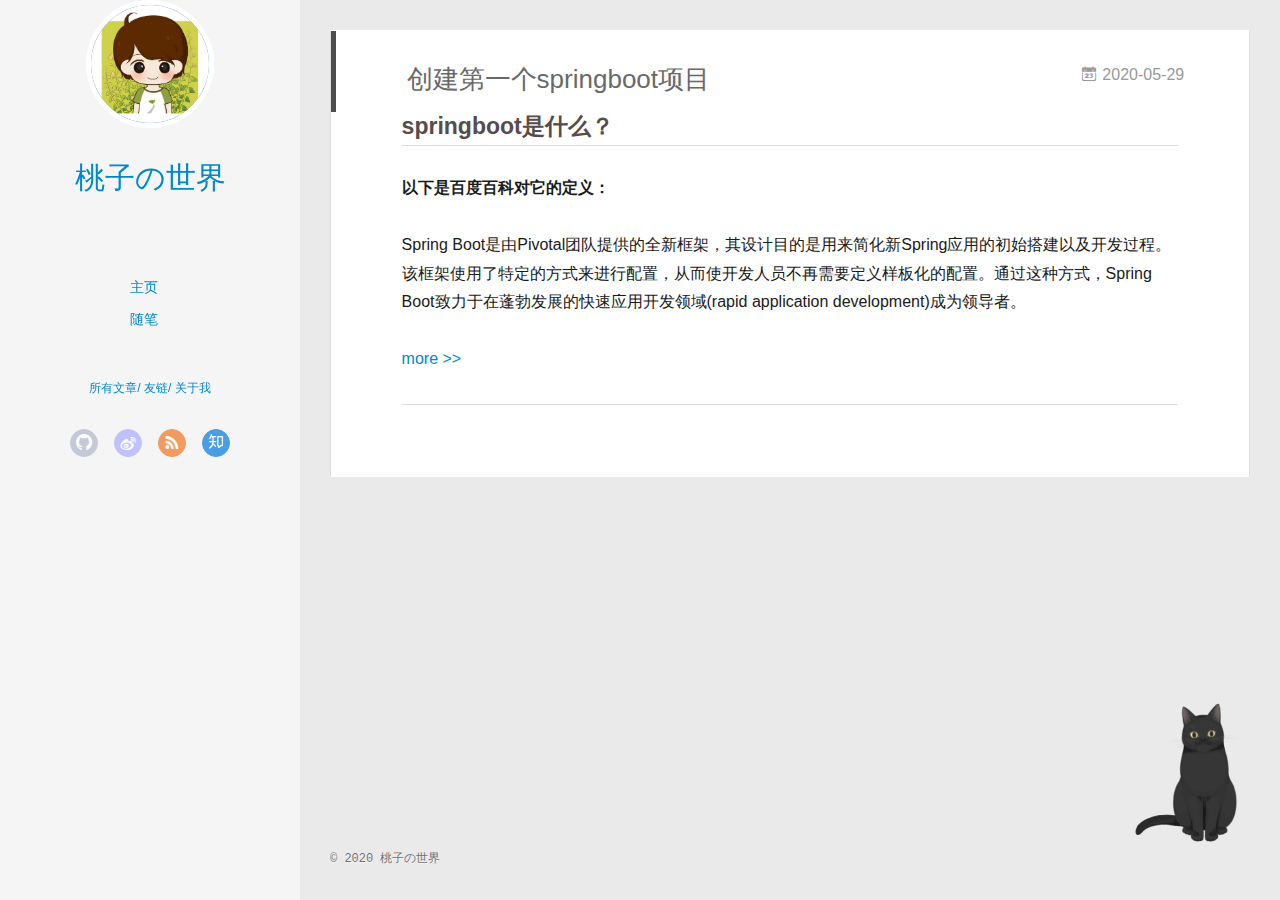
<file: index.html>
<!DOCTYPE html>
<html>
<head>
  <meta charset="utf-8">
  
  <meta name="renderer" content="webkit">
  <meta http-equiv="X-UA-Compatible" content="IE=edge" >
  <link rel="dns-prefetch" href="http://yoursite.com">
  <title>taoboxiang998</title>
  <meta name="viewport" content="width=device-width, initial-scale=1, maximum-scale=1">
  <meta name="description" content="路很长要慢慢走，也许只是一个人">
<meta property="og:type" content="website">
<meta property="og:title" content="taoboxiang998">
<meta property="og:url" content="http://yoursite.com/index.html">
<meta property="og:site_name" content="taoboxiang998">
<meta property="og:description" content="路很长要慢慢走，也许只是一个人">
<meta property="og:locale" content="en_US">
<meta property="article:author" content="桃子の世界">
<meta name="twitter:card" content="summary">
  
    <link rel="alternative" href="/atom.xml" title="taoboxiang998" type="application/atom+xml">
  
  
    <link rel="icon" href="/img/favicon.png">
  
  <link rel="stylesheet" type="text/css" href="/./main.0cf68a.css">
  <style type="text/css">
  
    #container.show {
      background: linear-gradient(200deg,#a0cfe4,#e8c37e);
    }
  </style>
  

  

<meta name="generator" content="Hexo 4.2.1"></head>

<body>
  <div id="container" q-class="show:isCtnShow">
    <canvas id="anm-canvas" class="anm-canvas"></canvas>
    <div class="left-col" q-class="show:isShow">
      
<!--<div class="overlay" style="background: #4d4d4d"></div>-->
<div class="overlay">
	<header id="header" class="inner">
		<a href="/" class="profilepic">
			<img src="/img/timg.jpg" class="js-avatar">
		</a>
		<hgroup>
		  <h1 class="header-author"><a href="/">桃子の世界</a></h1>
		</hgroup>
		

		<nav class="header-menu">
			<ul>
			
				<li><a href="/">主页</a></li>
	        
				<li><a href="/tags/%E9%9A%8F%E7%AC%94/">随笔</a></li>
	        
			</ul>
		</nav>
		<nav class="header-smart-menu">
    		
    			
    			<a q-on="click: openSlider(e, 'innerArchive')" href="javascript:void(0)">所有文章</a>
    			
            
    			
    			<a q-on="click: openSlider(e, 'friends')" href="javascript:void(0)">友链</a>
    			
            
    			
    			<a q-on="click: openSlider(e, 'aboutme')" href="javascript:void(0)">关于我</a>
    			
            
		</nav>
		<nav class="header-nav">
			<div class="social">
				
					<a class="github" target="_blank" href="https://github.com/tbx998study" title="github"><i class="icon-github"></i></a>
		        
					<a class="weibo" target="_blank" href="https://weibo.com/u/6048652102/home?wvr=5&sudaref=graph.qq.com" title="weibo"><i class="icon-weibo"></i></a>
		        
					<a class="rss" target="_blank" href="#" title="rss"><i class="icon-rss"></i></a>
		        
					<a class="zhihu" target="_blank" href="#" title="zhihu"><i class="icon-zhihu"></i></a>
		        
			</div>
		</nav>
	</header>		
</div>

    </div>
    <div class="mid-col" q-class="show:isShow,hide:isShow|isFalse">
      
<nav id="mobile-nav">
  	<div class="overlay js-overlay" style="background: #4d4d4d"></div>
	<div class="btnctn js-mobile-btnctn">
  		<div class="slider-trigger list" q-on="click: openSlider(e)"><i class="icon icon-sort"></i></div>
	</div>
	<div class="intrude-less">
		<header id="header" class="inner">
			<div class="profilepic">
				<img src="/img/timg.jpg" class="js-avatar">
			</div>
			<hgroup>
			  <h1 class="header-author js-header-author">桃子の世界</h1>
			</hgroup>
			
			
			
				
			
				
			
			
			
			<nav class="header-nav">
				<div class="social">
					
						<a class="github" target="_blank" href="https://github.com/tbx998study" title="github"><i class="icon-github"></i></a>
			        
						<a class="weibo" target="_blank" href="https://weibo.com/u/6048652102/home?wvr=5&sudaref=graph.qq.com" title="weibo"><i class="icon-weibo"></i></a>
			        
						<a class="rss" target="_blank" href="#" title="rss"><i class="icon-rss"></i></a>
			        
						<a class="zhihu" target="_blank" href="#" title="zhihu"><i class="icon-zhihu"></i></a>
			        
				</div>
			</nav>

			<nav class="header-menu js-header-menu">
				<ul style="width: 50%">
				
				
					<li style="width: 50%"><a href="/">主页</a></li>
		        
					<li style="width: 50%"><a href="/tags/%E9%9A%8F%E7%AC%94/">随笔</a></li>
		        
				</ul>
			</nav>
		</header>				
	</div>
	<div class="mobile-mask" style="display:none" q-show="isShow"></div>
</nav>

      <div id="wrapper" class="body-wrap">
        <div class="menu-l">
          <div class="canvas-wrap">
            <canvas data-colors="#eaeaea" data-sectionHeight="100" data-contentId="js-content" id="myCanvas1" class="anm-canvas"></canvas>
          </div>
          <div id="js-content" class="content-ll">
            
  
    <article id="post-创建第一个springboot项目" class="article article-type-post  article-index" itemscope itemprop="blogPost">
  <div class="article-inner">
    
      <header class="article-header">
        
  
    <h1 itemprop="name">
      <a class="article-title" href="/2020/05/29/%E5%88%9B%E5%BB%BA%E7%AC%AC%E4%B8%80%E4%B8%AAspringboot%E9%A1%B9%E7%9B%AE/">创建第一个springboot项目</a>
    </h1>
  

        
        <a href="/2020/05/29/%E5%88%9B%E5%BB%BA%E7%AC%AC%E4%B8%80%E4%B8%AAspringboot%E9%A1%B9%E7%9B%AE/" class="archive-article-date">
  	<time datetime="2020-05-29T13:24:28.000Z" itemprop="datePublished"><i class="icon-calendar icon"></i>2020-05-29</time>
</a>
        
      </header>
    
    <div class="article-entry" itemprop="articleBody">
      
        <h2 id="springboot是什么？"><a href="#springboot是什么？" class="headerlink" title="springboot是什么？"></a>springboot是什么？</h2><p><strong>以下是百度百科对它的定义：</strong></p>
<p>Spring Boot是由Pivotal团队提供的全新框架，其设计目的是用来简化新Spring应用的初始搭建以及开发过程。该框架使用了特定的方式来进行配置，从而使开发人员不再需要定义样板化的配置。通过这种方式，Spring Boot致力于在蓬勃发展的快速应用开发领域(rapid application development)成为领导者。</p>
        
          <a class="article-more-a" href="/2020/05/29/%E5%88%9B%E5%BB%BA%E7%AC%AC%E4%B8%80%E4%B8%AAspringboot%E9%A1%B9%E7%9B%AE/#more">more >></a>
        
      

      
    </div>
    <div class="article-info article-info-index">
      
      
      

      

      
      <div class="clearfix"></div>
    </div>
  </div>
</article>

<aside class="wrap-side-operation">
    <div class="mod-side-operation">
        
        <div class="jump-container" id="js-jump-container" style="display:none;">
            <a href="javascript:void(0)" class="mod-side-operation__jump-to-top">
                <i class="icon-font icon-back"></i>
            </a>
            <div id="js-jump-plan-container" class="jump-plan-container" style="top: -11px;">
                <i class="icon-font icon-plane jump-plane"></i>
            </div>
        </div>
        
        
    </div>
</aside>




  
  


          </div>
        </div>
      </div>
      <footer id="footer">
  <div class="outer">
    <div id="footer-info">
    	<div class="footer-left">
    		&copy; 2020 桃子の世界
    	</div>
      	<div class="footer-right">
			
      	</div>
    </div>
  </div>
</footer>
    </div>
    <script>
	var yiliaConfig = {
		mathjax: false,
		isHome: true,
		isPost: false,
		isArchive: false,
		isTag: false,
		isCategory: false,
		open_in_new: false,
		toc_hide_index: true,
		root: "/",
		innerArchive: true,
		showTags: false
	}
</script>

<script>!function(t){function n(e){if(r[e])return r[e].exports;var i=r[e]={exports:{},id:e,loaded:!1};return t[e].call(i.exports,i,i.exports,n),i.loaded=!0,i.exports}var r={};n.m=t,n.c=r,n.p="./",n(0)}([function(t,n,r){r(195),t.exports=r(191)},function(t,n,r){var e=r(3),i=r(52),o=r(27),u=r(28),c=r(53),f="prototype",a=function(t,n,r){var s,l,h,v,p=t&a.F,d=t&a.G,y=t&a.S,g=t&a.P,b=t&a.B,m=d?e:y?e[n]||(e[n]={}):(e[n]||{})[f],x=d?i:i[n]||(i[n]={}),w=x[f]||(x[f]={});d&&(r=n);for(s in r)l=!p&&m&&void 0!==m[s],h=(l?m:r)[s],v=b&&l?c(h,e):g&&"function"==typeof h?c(Function.call,h):h,m&&u(m,s,h,t&a.U),x[s]!=h&&o(x,s,v),g&&w[s]!=h&&(w[s]=h)};e.core=i,a.F=1,a.G=2,a.S=4,a.P=8,a.B=16,a.W=32,a.U=64,a.R=128,t.exports=a},function(t,n,r){var e=r(6);t.exports=function(t){if(!e(t))throw TypeError(t+" is not an object!");return t}},function(t,n){var r=t.exports="undefined"!=typeof window&&window.Math==Math?window:"undefined"!=typeof self&&self.Math==Math?self:Function("return this")();"number"==typeof __g&&(__g=r)},function(t,n){t.exports=function(t){try{return!!t()}catch(t){return!0}}},function(t,n){var r=t.exports="undefined"!=typeof window&&window.Math==Math?window:"undefined"!=typeof self&&self.Math==Math?self:Function("return this")();"number"==typeof __g&&(__g=r)},function(t,n){t.exports=function(t){return"object"==typeof t?null!==t:"function"==typeof t}},function(t,n,r){var e=r(126)("wks"),i=r(76),o=r(3).Symbol,u="function"==typeof o;(t.exports=function(t){return e[t]||(e[t]=u&&o[t]||(u?o:i)("Symbol."+t))}).store=e},function(t,n){var r={}.hasOwnProperty;t.exports=function(t,n){return r.call(t,n)}},function(t,n,r){var e=r(94),i=r(33);t.exports=function(t){return e(i(t))}},function(t,n,r){t.exports=!r(4)(function(){return 7!=Object.defineProperty({},"a",{get:function(){return 7}}).a})},function(t,n,r){var e=r(2),i=r(167),o=r(50),u=Object.defineProperty;n.f=r(10)?Object.defineProperty:function(t,n,r){if(e(t),n=o(n,!0),e(r),i)try{return u(t,n,r)}catch(t){}if("get"in r||"set"in r)throw TypeError("Accessors not supported!");return"value"in r&&(t[n]=r.value),t}},function(t,n,r){t.exports=!r(18)(function(){return 7!=Object.defineProperty({},"a",{get:function(){return 7}}).a})},function(t,n,r){var e=r(14),i=r(22);t.exports=r(12)?function(t,n,r){return e.f(t,n,i(1,r))}:function(t,n,r){return t[n]=r,t}},function(t,n,r){var e=r(20),i=r(58),o=r(42),u=Object.defineProperty;n.f=r(12)?Object.defineProperty:function(t,n,r){if(e(t),n=o(n,!0),e(r),i)try{return u(t,n,r)}catch(t){}if("get"in r||"set"in r)throw TypeError("Accessors not supported!");return"value"in r&&(t[n]=r.value),t}},function(t,n,r){var e=r(40)("wks"),i=r(23),o=r(5).Symbol,u="function"==typeof o;(t.exports=function(t){return e[t]||(e[t]=u&&o[t]||(u?o:i)("Symbol."+t))}).store=e},function(t,n,r){var e=r(67),i=Math.min;t.exports=function(t){return t>0?i(e(t),9007199254740991):0}},function(t,n,r){var e=r(46);t.exports=function(t){return Object(e(t))}},function(t,n){t.exports=function(t){try{return!!t()}catch(t){return!0}}},function(t,n,r){var e=r(63),i=r(34);t.exports=Object.keys||function(t){return e(t,i)}},function(t,n,r){var e=r(21);t.exports=function(t){if(!e(t))throw TypeError(t+" is not an object!");return t}},function(t,n){t.exports=function(t){return"object"==typeof t?null!==t:"function"==typeof t}},function(t,n){t.exports=function(t,n){return{enumerable:!(1&t),configurable:!(2&t),writable:!(4&t),value:n}}},function(t,n){var r=0,e=Math.random();t.exports=function(t){return"Symbol(".concat(void 0===t?"":t,")_",(++r+e).toString(36))}},function(t,n){var r={}.hasOwnProperty;t.exports=function(t,n){return r.call(t,n)}},function(t,n){var r=t.exports={version:"2.4.0"};"number"==typeof __e&&(__e=r)},function(t,n){t.exports=function(t){if("function"!=typeof t)throw TypeError(t+" is not a function!");return t}},function(t,n,r){var e=r(11),i=r(66);t.exports=r(10)?function(t,n,r){return e.f(t,n,i(1,r))}:function(t,n,r){return t[n]=r,t}},function(t,n,r){var e=r(3),i=r(27),o=r(24),u=r(76)("src"),c="toString",f=Function[c],a=(""+f).split(c);r(52).inspectSource=function(t){return f.call(t)},(t.exports=function(t,n,r,c){var f="function"==typeof r;f&&(o(r,"name")||i(r,"name",n)),t[n]!==r&&(f&&(o(r,u)||i(r,u,t[n]?""+t[n]:a.join(String(n)))),t===e?t[n]=r:c?t[n]?t[n]=r:i(t,n,r):(delete t[n],i(t,n,r)))})(Function.prototype,c,function(){return"function"==typeof this&&this[u]||f.call(this)})},function(t,n,r){var e=r(1),i=r(4),o=r(46),u=function(t,n,r,e){var i=String(o(t)),u="<"+n;return""!==r&&(u+=" "+r+'="'+String(e).replace(/"/g,"&quot;")+'"'),u+">"+i+"</"+n+">"};t.exports=function(t,n){var r={};r[t]=n(u),e(e.P+e.F*i(function(){var n=""[t]('"');return n!==n.toLowerCase()||n.split('"').length>3}),"String",r)}},function(t,n,r){var e=r(115),i=r(46);t.exports=function(t){return e(i(t))}},function(t,n,r){var e=r(116),i=r(66),o=r(30),u=r(50),c=r(24),f=r(167),a=Object.getOwnPropertyDescriptor;n.f=r(10)?a:function(t,n){if(t=o(t),n=u(n,!0),f)try{return a(t,n)}catch(t){}if(c(t,n))return i(!e.f.call(t,n),t[n])}},function(t,n,r){var e=r(24),i=r(17),o=r(145)("IE_PROTO"),u=Object.prototype;t.exports=Object.getPrototypeOf||function(t){return t=i(t),e(t,o)?t[o]:"function"==typeof t.constructor&&t instanceof t.constructor?t.constructor.prototype:t instanceof Object?u:null}},function(t,n){t.exports=function(t){if(void 0==t)throw TypeError("Can't call method on  "+t);return t}},function(t,n){t.exports="constructor,hasOwnProperty,isPrototypeOf,propertyIsEnumerable,toLocaleString,toString,valueOf".split(",")},function(t,n){t.exports={}},function(t,n){t.exports=!0},function(t,n){n.f={}.propertyIsEnumerable},function(t,n,r){var e=r(14).f,i=r(8),o=r(15)("toStringTag");t.exports=function(t,n,r){t&&!i(t=r?t:t.prototype,o)&&e(t,o,{configurable:!0,value:n})}},function(t,n,r){var e=r(40)("keys"),i=r(23);t.exports=function(t){return e[t]||(e[t]=i(t))}},function(t,n,r){var e=r(5),i="__core-js_shared__",o=e[i]||(e[i]={});t.exports=function(t){return o[t]||(o[t]={})}},function(t,n){var r=Math.ceil,e=Math.floor;t.exports=function(t){return isNaN(t=+t)?0:(t>0?e:r)(t)}},function(t,n,r){var e=r(21);t.exports=function(t,n){if(!e(t))return t;var r,i;if(n&&"function"==typeof(r=t.toString)&&!e(i=r.call(t)))return i;if("function"==typeof(r=t.valueOf)&&!e(i=r.call(t)))return i;if(!n&&"function"==typeof(r=t.toString)&&!e(i=r.call(t)))return i;throw TypeError("Can't convert object to primitive value")}},function(t,n,r){var e=r(5),i=r(25),o=r(36),u=r(44),c=r(14).f;t.exports=function(t){var n=i.Symbol||(i.Symbol=o?{}:e.Symbol||{});"_"==t.charAt(0)||t in n||c(n,t,{value:u.f(t)})}},function(t,n,r){n.f=r(15)},function(t,n){var r={}.toString;t.exports=function(t){return r.call(t).slice(8,-1)}},function(t,n){t.exports=function(t){if(void 0==t)throw TypeError("Can't call method on  "+t);return t}},function(t,n,r){var e=r(4);t.exports=function(t,n){return!!t&&e(function(){n?t.call(null,function(){},1):t.call(null)})}},function(t,n,r){var e=r(53),i=r(115),o=r(17),u=r(16),c=r(203);t.exports=function(t,n){var r=1==t,f=2==t,a=3==t,s=4==t,l=6==t,h=5==t||l,v=n||c;return function(n,c,p){for(var d,y,g=o(n),b=i(g),m=e(c,p,3),x=u(b.length),w=0,S=r?v(n,x):f?v(n,0):void 0;x>w;w++)if((h||w in b)&&(d=b[w],y=m(d,w,g),t))if(r)S[w]=y;else if(y)switch(t){case 3:return!0;case 5:return d;case 6:return w;case 2:S.push(d)}else if(s)return!1;return l?-1:a||s?s:S}}},function(t,n,r){var e=r(1),i=r(52),o=r(4);t.exports=function(t,n){var r=(i.Object||{})[t]||Object[t],u={};u[t]=n(r),e(e.S+e.F*o(function(){r(1)}),"Object",u)}},function(t,n,r){var e=r(6);t.exports=function(t,n){if(!e(t))return t;var r,i;if(n&&"function"==typeof(r=t.toString)&&!e(i=r.call(t)))return i;if("function"==typeof(r=t.valueOf)&&!e(i=r.call(t)))return i;if(!n&&"function"==typeof(r=t.toString)&&!e(i=r.call(t)))return i;throw TypeError("Can't convert object to primitive value")}},function(t,n,r){var e=r(5),i=r(25),o=r(91),u=r(13),c="prototype",f=function(t,n,r){var a,s,l,h=t&f.F,v=t&f.G,p=t&f.S,d=t&f.P,y=t&f.B,g=t&f.W,b=v?i:i[n]||(i[n]={}),m=b[c],x=v?e:p?e[n]:(e[n]||{})[c];v&&(r=n);for(a in r)(s=!h&&x&&void 0!==x[a])&&a in b||(l=s?x[a]:r[a],b[a]=v&&"function"!=typeof x[a]?r[a]:y&&s?o(l,e):g&&x[a]==l?function(t){var n=function(n,r,e){if(this instanceof t){switch(arguments.length){case 0:return new t;case 1:return new t(n);case 2:return new t(n,r)}return new t(n,r,e)}return t.apply(this,arguments)};return n[c]=t[c],n}(l):d&&"function"==typeof l?o(Function.call,l):l,d&&((b.virtual||(b.virtual={}))[a]=l,t&f.R&&m&&!m[a]&&u(m,a,l)))};f.F=1,f.G=2,f.S=4,f.P=8,f.B=16,f.W=32,f.U=64,f.R=128,t.exports=f},function(t,n){var r=t.exports={version:"2.4.0"};"number"==typeof __e&&(__e=r)},function(t,n,r){var e=r(26);t.exports=function(t,n,r){if(e(t),void 0===n)return t;switch(r){case 1:return function(r){return t.call(n,r)};case 2:return function(r,e){return t.call(n,r,e)};case 3:return function(r,e,i){return t.call(n,r,e,i)}}return function(){return t.apply(n,arguments)}}},function(t,n,r){var e=r(183),i=r(1),o=r(126)("metadata"),u=o.store||(o.store=new(r(186))),c=function(t,n,r){var i=u.get(t);if(!i){if(!r)return;u.set(t,i=new e)}var o=i.get(n);if(!o){if(!r)return;i.set(n,o=new e)}return o},f=function(t,n,r){var e=c(n,r,!1);return void 0!==e&&e.has(t)},a=function(t,n,r){var e=c(n,r,!1);return void 0===e?void 0:e.get(t)},s=function(t,n,r,e){c(r,e,!0).set(t,n)},l=function(t,n){var r=c(t,n,!1),e=[];return r&&r.forEach(function(t,n){e.push(n)}),e},h=function(t){return void 0===t||"symbol"==typeof t?t:String(t)},v=function(t){i(i.S,"Reflect",t)};t.exports={store:u,map:c,has:f,get:a,set:s,keys:l,key:h,exp:v}},function(t,n,r){"use strict";if(r(10)){var e=r(69),i=r(3),o=r(4),u=r(1),c=r(127),f=r(152),a=r(53),s=r(68),l=r(66),h=r(27),v=r(73),p=r(67),d=r(16),y=r(75),g=r(50),b=r(24),m=r(180),x=r(114),w=r(6),S=r(17),_=r(137),O=r(70),E=r(32),P=r(71).f,j=r(154),F=r(76),M=r(7),A=r(48),N=r(117),T=r(146),I=r(155),k=r(80),L=r(123),R=r(74),C=r(130),D=r(160),U=r(11),W=r(31),G=U.f,B=W.f,V=i.RangeError,z=i.TypeError,q=i.Uint8Array,K="ArrayBuffer",J="Shared"+K,Y="BYTES_PER_ELEMENT",H="prototype",$=Array[H],X=f.ArrayBuffer,Q=f.DataView,Z=A(0),tt=A(2),nt=A(3),rt=A(4),et=A(5),it=A(6),ot=N(!0),ut=N(!1),ct=I.values,ft=I.keys,at=I.entries,st=$.lastIndexOf,lt=$.reduce,ht=$.reduceRight,vt=$.join,pt=$.sort,dt=$.slice,yt=$.toString,gt=$.toLocaleString,bt=M("iterator"),mt=M("toStringTag"),xt=F("typed_constructor"),wt=F("def_constructor"),St=c.CONSTR,_t=c.TYPED,Ot=c.VIEW,Et="Wrong length!",Pt=A(1,function(t,n){return Tt(T(t,t[wt]),n)}),jt=o(function(){return 1===new q(new Uint16Array([1]).buffer)[0]}),Ft=!!q&&!!q[H].set&&o(function(){new q(1).set({})}),Mt=function(t,n){if(void 0===t)throw z(Et);var r=+t,e=d(t);if(n&&!m(r,e))throw V(Et);return e},At=function(t,n){var r=p(t);if(r<0||r%n)throw V("Wrong offset!");return r},Nt=function(t){if(w(t)&&_t in t)return t;throw z(t+" is not a typed array!")},Tt=function(t,n){if(!(w(t)&&xt in t))throw z("It is not a typed array constructor!");return new t(n)},It=function(t,n){return kt(T(t,t[wt]),n)},kt=function(t,n){for(var r=0,e=n.length,i=Tt(t,e);e>r;)i[r]=n[r++];return i},Lt=function(t,n,r){G(t,n,{get:function(){return this._d[r]}})},Rt=function(t){var n,r,e,i,o,u,c=S(t),f=arguments.length,s=f>1?arguments[1]:void 0,l=void 0!==s,h=j(c);if(void 0!=h&&!_(h)){for(u=h.call(c),e=[],n=0;!(o=u.next()).done;n++)e.push(o.value);c=e}for(l&&f>2&&(s=a(s,arguments[2],2)),n=0,r=d(c.length),i=Tt(this,r);r>n;n++)i[n]=l?s(c[n],n):c[n];return i},Ct=function(){for(var t=0,n=arguments.length,r=Tt(this,n);n>t;)r[t]=arguments[t++];return r},Dt=!!q&&o(function(){gt.call(new q(1))}),Ut=function(){return gt.apply(Dt?dt.call(Nt(this)):Nt(this),arguments)},Wt={copyWithin:function(t,n){return D.call(Nt(this),t,n,arguments.length>2?arguments[2]:void 0)},every:function(t){return rt(Nt(this),t,arguments.length>1?arguments[1]:void 0)},fill:function(t){return C.apply(Nt(this),arguments)},filter:function(t){return It(this,tt(Nt(this),t,arguments.length>1?arguments[1]:void 0))},find:function(t){return et(Nt(this),t,arguments.length>1?arguments[1]:void 0)},findIndex:function(t){return it(Nt(this),t,arguments.length>1?arguments[1]:void 0)},forEach:function(t){Z(Nt(this),t,arguments.length>1?arguments[1]:void 0)},indexOf:function(t){return ut(Nt(this),t,arguments.length>1?arguments[1]:void 0)},includes:function(t){return ot(Nt(this),t,arguments.length>1?arguments[1]:void 0)},join:function(t){return vt.apply(Nt(this),arguments)},lastIndexOf:function(t){return st.apply(Nt(this),arguments)},map:function(t){return Pt(Nt(this),t,arguments.length>1?arguments[1]:void 0)},reduce:function(t){return lt.apply(Nt(this),arguments)},reduceRight:function(t){return ht.apply(Nt(this),arguments)},reverse:function(){for(var t,n=this,r=Nt(n).length,e=Math.floor(r/2),i=0;i<e;)t=n[i],n[i++]=n[--r],n[r]=t;return n},some:function(t){return nt(Nt(this),t,arguments.length>1?arguments[1]:void 0)},sort:function(t){return pt.call(Nt(this),t)},subarray:function(t,n){var r=Nt(this),e=r.length,i=y(t,e);return new(T(r,r[wt]))(r.buffer,r.byteOffset+i*r.BYTES_PER_ELEMENT,d((void 0===n?e:y(n,e))-i))}},Gt=function(t,n){return It(this,dt.call(Nt(this),t,n))},Bt=function(t){Nt(this);var n=At(arguments[1],1),r=this.length,e=S(t),i=d(e.length),o=0;if(i+n>r)throw V(Et);for(;o<i;)this[n+o]=e[o++]},Vt={entries:function(){return at.call(Nt(this))},keys:function(){return ft.call(Nt(this))},values:function(){return ct.call(Nt(this))}},zt=function(t,n){return w(t)&&t[_t]&&"symbol"!=typeof n&&n in t&&String(+n)==String(n)},qt=function(t,n){return zt(t,n=g(n,!0))?l(2,t[n]):B(t,n)},Kt=function(t,n,r){return!(zt(t,n=g(n,!0))&&w(r)&&b(r,"value"))||b(r,"get")||b(r,"set")||r.configurable||b(r,"writable")&&!r.writable||b(r,"enumerable")&&!r.enumerable?G(t,n,r):(t[n]=r.value,t)};St||(W.f=qt,U.f=Kt),u(u.S+u.F*!St,"Object",{getOwnPropertyDescriptor:qt,defineProperty:Kt}),o(function(){yt.call({})})&&(yt=gt=function(){return vt.call(this)});var Jt=v({},Wt);v(Jt,Vt),h(Jt,bt,Vt.values),v(Jt,{slice:Gt,set:Bt,constructor:function(){},toString:yt,toLocaleString:Ut}),Lt(Jt,"buffer","b"),Lt(Jt,"byteOffset","o"),Lt(Jt,"byteLength","l"),Lt(Jt,"length","e"),G(Jt,mt,{get:function(){return this[_t]}}),t.exports=function(t,n,r,f){f=!!f;var a=t+(f?"Clamped":"")+"Array",l="Uint8Array"!=a,v="get"+t,p="set"+t,y=i[a],g=y||{},b=y&&E(y),m=!y||!c.ABV,S={},_=y&&y[H],j=function(t,r){var e=t._d;return e.v[v](r*n+e.o,jt)},F=function(t,r,e){var i=t._d;f&&(e=(e=Math.round(e))<0?0:e>255?255:255&e),i.v[p](r*n+i.o,e,jt)},M=function(t,n){G(t,n,{get:function(){return j(this,n)},set:function(t){return F(this,n,t)},enumerable:!0})};m?(y=r(function(t,r,e,i){s(t,y,a,"_d");var o,u,c,f,l=0,v=0;if(w(r)){if(!(r instanceof X||(f=x(r))==K||f==J))return _t in r?kt(y,r):Rt.call(y,r);o=r,v=At(e,n);var p=r.byteLength;if(void 0===i){if(p%n)throw V(Et);if((u=p-v)<0)throw V(Et)}else if((u=d(i)*n)+v>p)throw V(Et);c=u/n}else c=Mt(r,!0),u=c*n,o=new X(u);for(h(t,"_d",{b:o,o:v,l:u,e:c,v:new Q(o)});l<c;)M(t,l++)}),_=y[H]=O(Jt),h(_,"constructor",y)):L(function(t){new y(null),new y(t)},!0)||(y=r(function(t,r,e,i){s(t,y,a);var o;return w(r)?r instanceof X||(o=x(r))==K||o==J?void 0!==i?new g(r,At(e,n),i):void 0!==e?new g(r,At(e,n)):new g(r):_t in r?kt(y,r):Rt.call(y,r):new g(Mt(r,l))}),Z(b!==Function.prototype?P(g).concat(P(b)):P(g),function(t){t in y||h(y,t,g[t])}),y[H]=_,e||(_.constructor=y));var A=_[bt],N=!!A&&("values"==A.name||void 0==A.name),T=Vt.values;h(y,xt,!0),h(_,_t,a),h(_,Ot,!0),h(_,wt,y),(f?new y(1)[mt]==a:mt in _)||G(_,mt,{get:function(){return a}}),S[a]=y,u(u.G+u.W+u.F*(y!=g),S),u(u.S,a,{BYTES_PER_ELEMENT:n,from:Rt,of:Ct}),Y in _||h(_,Y,n),u(u.P,a,Wt),R(a),u(u.P+u.F*Ft,a,{set:Bt}),u(u.P+u.F*!N,a,Vt),u(u.P+u.F*(_.toString!=yt),a,{toString:yt}),u(u.P+u.F*o(function(){new y(1).slice()}),a,{slice:Gt}),u(u.P+u.F*(o(function(){return[1,2].toLocaleString()!=new y([1,2]).toLocaleString()})||!o(function(){_.toLocaleString.call([1,2])})),a,{toLocaleString:Ut}),k[a]=N?A:T,e||N||h(_,bt,T)}}else t.exports=function(){}},function(t,n){var r={}.toString;t.exports=function(t){return r.call(t).slice(8,-1)}},function(t,n,r){var e=r(21),i=r(5).document,o=e(i)&&e(i.createElement);t.exports=function(t){return o?i.createElement(t):{}}},function(t,n,r){t.exports=!r(12)&&!r(18)(function(){return 7!=Object.defineProperty(r(57)("div"),"a",{get:function(){return 7}}).a})},function(t,n,r){"use strict";var e=r(36),i=r(51),o=r(64),u=r(13),c=r(8),f=r(35),a=r(96),s=r(38),l=r(103),h=r(15)("iterator"),v=!([].keys&&"next"in[].keys()),p="keys",d="values",y=function(){return this};t.exports=function(t,n,r,g,b,m,x){a(r,n,g);var w,S,_,O=function(t){if(!v&&t in F)return F[t];switch(t){case p:case d:return function(){return new r(this,t)}}return function(){return new r(this,t)}},E=n+" Iterator",P=b==d,j=!1,F=t.prototype,M=F[h]||F["@@iterator"]||b&&F[b],A=M||O(b),N=b?P?O("entries"):A:void 0,T="Array"==n?F.entries||M:M;if(T&&(_=l(T.call(new t)))!==Object.prototype&&(s(_,E,!0),e||c(_,h)||u(_,h,y)),P&&M&&M.name!==d&&(j=!0,A=function(){return M.call(this)}),e&&!x||!v&&!j&&F[h]||u(F,h,A),f[n]=A,f[E]=y,b)if(w={values:P?A:O(d),keys:m?A:O(p),entries:N},x)for(S in w)S in F||o(F,S,w[S]);else i(i.P+i.F*(v||j),n,w);return w}},function(t,n,r){var e=r(20),i=r(100),o=r(34),u=r(39)("IE_PROTO"),c=function(){},f="prototype",a=function(){var t,n=r(57)("iframe"),e=o.length;for(n.style.display="none",r(93).appendChild(n),n.src="javascript:",t=n.contentWindow.document,t.open(),t.write("<script>document.F=Object<\/script>"),t.close(),a=t.F;e--;)delete a[f][o[e]];return a()};t.exports=Object.create||function(t,n){var r;return null!==t?(c[f]=e(t),r=new c,c[f]=null,r[u]=t):r=a(),void 0===n?r:i(r,n)}},function(t,n,r){var e=r(63),i=r(34).concat("length","prototype");n.f=Object.getOwnPropertyNames||function(t){return e(t,i)}},function(t,n){n.f=Object.getOwnPropertySymbols},function(t,n,r){var e=r(8),i=r(9),o=r(90)(!1),u=r(39)("IE_PROTO");t.exports=function(t,n){var r,c=i(t),f=0,a=[];for(r in c)r!=u&&e(c,r)&&a.push(r);for(;n.length>f;)e(c,r=n[f++])&&(~o(a,r)||a.push(r));return a}},function(t,n,r){t.exports=r(13)},function(t,n,r){var e=r(76)("meta"),i=r(6),o=r(24),u=r(11).f,c=0,f=Object.isExtensible||function(){return!0},a=!r(4)(function(){return f(Object.preventExtensions({}))}),s=function(t){u(t,e,{value:{i:"O"+ ++c,w:{}}})},l=function(t,n){if(!i(t))return"symbol"==typeof t?t:("string"==typeof t?"S":"P")+t;if(!o(t,e)){if(!f(t))return"F";if(!n)return"E";s(t)}return t[e].i},h=function(t,n){if(!o(t,e)){if(!f(t))return!0;if(!n)return!1;s(t)}return t[e].w},v=function(t){return a&&p.NEED&&f(t)&&!o(t,e)&&s(t),t},p=t.exports={KEY:e,NEED:!1,fastKey:l,getWeak:h,onFreeze:v}},function(t,n){t.exports=function(t,n){return{enumerable:!(1&t),configurable:!(2&t),writable:!(4&t),value:n}}},function(t,n){var r=Math.ceil,e=Math.floor;t.exports=function(t){return isNaN(t=+t)?0:(t>0?e:r)(t)}},function(t,n){t.exports=function(t,n,r,e){if(!(t instanceof n)||void 0!==e&&e in t)throw TypeError(r+": incorrect invocation!");return t}},function(t,n){t.exports=!1},function(t,n,r){var e=r(2),i=r(173),o=r(133),u=r(145)("IE_PROTO"),c=function(){},f="prototype",a=function(){var t,n=r(132)("iframe"),e=o.length;for(n.style.display="none",r(135).appendChild(n),n.src="javascript:",t=n.contentWindow.document,t.open(),t.write("<script>document.F=Object<\/script>"),t.close(),a=t.F;e--;)delete a[f][o[e]];return a()};t.exports=Object.create||function(t,n){var r;return null!==t?(c[f]=e(t),r=new c,c[f]=null,r[u]=t):r=a(),void 0===n?r:i(r,n)}},function(t,n,r){var e=r(175),i=r(133).concat("length","prototype");n.f=Object.getOwnPropertyNames||function(t){return e(t,i)}},function(t,n,r){var e=r(175),i=r(133);t.exports=Object.keys||function(t){return e(t,i)}},function(t,n,r){var e=r(28);t.exports=function(t,n,r){for(var i in n)e(t,i,n[i],r);return t}},function(t,n,r){"use strict";var e=r(3),i=r(11),o=r(10),u=r(7)("species");t.exports=function(t){var n=e[t];o&&n&&!n[u]&&i.f(n,u,{configurable:!0,get:function(){return this}})}},function(t,n,r){var e=r(67),i=Math.max,o=Math.min;t.exports=function(t,n){return t=e(t),t<0?i(t+n,0):o(t,n)}},function(t,n){var r=0,e=Math.random();t.exports=function(t){return"Symbol(".concat(void 0===t?"":t,")_",(++r+e).toString(36))}},function(t,n,r){var e=r(33);t.exports=function(t){return Object(e(t))}},function(t,n,r){var e=r(7)("unscopables"),i=Array.prototype;void 0==i[e]&&r(27)(i,e,{}),t.exports=function(t){i[e][t]=!0}},function(t,n,r){var e=r(53),i=r(169),o=r(137),u=r(2),c=r(16),f=r(154),a={},s={},n=t.exports=function(t,n,r,l,h){var v,p,d,y,g=h?function(){return t}:f(t),b=e(r,l,n?2:1),m=0;if("function"!=typeof g)throw TypeError(t+" is not iterable!");if(o(g)){for(v=c(t.length);v>m;m++)if((y=n?b(u(p=t[m])[0],p[1]):b(t[m]))===a||y===s)return y}else for(d=g.call(t);!(p=d.next()).done;)if((y=i(d,b,p.value,n))===a||y===s)return y};n.BREAK=a,n.RETURN=s},function(t,n){t.exports={}},function(t,n,r){var e=r(11).f,i=r(24),o=r(7)("toStringTag");t.exports=function(t,n,r){t&&!i(t=r?t:t.prototype,o)&&e(t,o,{configurable:!0,value:n})}},function(t,n,r){var e=r(1),i=r(46),o=r(4),u=r(150),c="["+u+"]",f="​",a=RegExp("^"+c+c+"*"),s=RegExp(c+c+"*$"),l=function(t,n,r){var i={},c=o(function(){return!!u[t]()||f[t]()!=f}),a=i[t]=c?n(h):u[t];r&&(i[r]=a),e(e.P+e.F*c,"String",i)},h=l.trim=function(t,n){return t=String(i(t)),1&n&&(t=t.replace(a,"")),2&n&&(t=t.replace(s,"")),t};t.exports=l},function(t,n,r){t.exports={default:r(86),__esModule:!0}},function(t,n,r){t.exports={default:r(87),__esModule:!0}},function(t,n,r){"use strict";function e(t){return t&&t.__esModule?t:{default:t}}n.__esModule=!0;var i=r(84),o=e(i),u=r(83),c=e(u),f="function"==typeof c.default&&"symbol"==typeof o.default?function(t){return typeof t}:function(t){return t&&"function"==typeof c.default&&t.constructor===c.default&&t!==c.default.prototype?"symbol":typeof t};n.default="function"==typeof c.default&&"symbol"===f(o.default)?function(t){return void 0===t?"undefined":f(t)}:function(t){return t&&"function"==typeof c.default&&t.constructor===c.default&&t!==c.default.prototype?"symbol":void 0===t?"undefined":f(t)}},function(t,n,r){r(110),r(108),r(111),r(112),t.exports=r(25).Symbol},function(t,n,r){r(109),r(113),t.exports=r(44).f("iterator")},function(t,n){t.exports=function(t){if("function"!=typeof t)throw TypeError(t+" is not a function!");return t}},function(t,n){t.exports=function(){}},function(t,n,r){var e=r(9),i=r(106),o=r(105);t.exports=function(t){return function(n,r,u){var c,f=e(n),a=i(f.length),s=o(u,a);if(t&&r!=r){for(;a>s;)if((c=f[s++])!=c)return!0}else for(;a>s;s++)if((t||s in f)&&f[s]===r)return t||s||0;return!t&&-1}}},function(t,n,r){var e=r(88);t.exports=function(t,n,r){if(e(t),void 0===n)return t;switch(r){case 1:return function(r){return t.call(n,r)};case 2:return function(r,e){return t.call(n,r,e)};case 3:return function(r,e,i){return t.call(n,r,e,i)}}return function(){return t.apply(n,arguments)}}},function(t,n,r){var e=r(19),i=r(62),o=r(37);t.exports=function(t){var n=e(t),r=i.f;if(r)for(var u,c=r(t),f=o.f,a=0;c.length>a;)f.call(t,u=c[a++])&&n.push(u);return n}},function(t,n,r){t.exports=r(5).document&&document.documentElement},function(t,n,r){var e=r(56);t.exports=Object("z").propertyIsEnumerable(0)?Object:function(t){return"String"==e(t)?t.split(""):Object(t)}},function(t,n,r){var e=r(56);t.exports=Array.isArray||function(t){return"Array"==e(t)}},function(t,n,r){"use strict";var e=r(60),i=r(22),o=r(38),u={};r(13)(u,r(15)("iterator"),function(){return this}),t.exports=function(t,n,r){t.prototype=e(u,{next:i(1,r)}),o(t,n+" Iterator")}},function(t,n){t.exports=function(t,n){return{value:n,done:!!t}}},function(t,n,r){var e=r(19),i=r(9);t.exports=function(t,n){for(var r,o=i(t),u=e(o),c=u.length,f=0;c>f;)if(o[r=u[f++]]===n)return r}},function(t,n,r){var e=r(23)("meta"),i=r(21),o=r(8),u=r(14).f,c=0,f=Object.isExtensible||function(){return!0},a=!r(18)(function(){return f(Object.preventExtensions({}))}),s=function(t){u(t,e,{value:{i:"O"+ ++c,w:{}}})},l=function(t,n){if(!i(t))return"symbol"==typeof t?t:("string"==typeof t?"S":"P")+t;if(!o(t,e)){if(!f(t))return"F";if(!n)return"E";s(t)}return t[e].i},h=function(t,n){if(!o(t,e)){if(!f(t))return!0;if(!n)return!1;s(t)}return t[e].w},v=function(t){return a&&p.NEED&&f(t)&&!o(t,e)&&s(t),t},p=t.exports={KEY:e,NEED:!1,fastKey:l,getWeak:h,onFreeze:v}},function(t,n,r){var e=r(14),i=r(20),o=r(19);t.exports=r(12)?Object.defineProperties:function(t,n){i(t);for(var r,u=o(n),c=u.length,f=0;c>f;)e.f(t,r=u[f++],n[r]);return t}},function(t,n,r){var e=r(37),i=r(22),o=r(9),u=r(42),c=r(8),f=r(58),a=Object.getOwnPropertyDescriptor;n.f=r(12)?a:function(t,n){if(t=o(t),n=u(n,!0),f)try{return a(t,n)}catch(t){}if(c(t,n))return i(!e.f.call(t,n),t[n])}},function(t,n,r){var e=r(9),i=r(61).f,o={}.toString,u="object"==typeof window&&window&&Object.getOwnPropertyNames?Object.getOwnPropertyNames(window):[],c=function(t){try{return i(t)}catch(t){return u.slice()}};t.exports.f=function(t){return u&&"[object Window]"==o.call(t)?c(t):i(e(t))}},function(t,n,r){var e=r(8),i=r(77),o=r(39)("IE_PROTO"),u=Object.prototype;t.exports=Object.getPrototypeOf||function(t){return t=i(t),e(t,o)?t[o]:"function"==typeof t.constructor&&t instanceof t.constructor?t.constructor.prototype:t instanceof Object?u:null}},function(t,n,r){var e=r(41),i=r(33);t.exports=function(t){return function(n,r){var o,u,c=String(i(n)),f=e(r),a=c.length;return f<0||f>=a?t?"":void 0:(o=c.charCodeAt(f),o<55296||o>56319||f+1===a||(u=c.charCodeAt(f+1))<56320||u>57343?t?c.charAt(f):o:t?c.slice(f,f+2):u-56320+(o-55296<<10)+65536)}}},function(t,n,r){var e=r(41),i=Math.max,o=Math.min;t.exports=function(t,n){return t=e(t),t<0?i(t+n,0):o(t,n)}},function(t,n,r){var e=r(41),i=Math.min;t.exports=function(t){return t>0?i(e(t),9007199254740991):0}},function(t,n,r){"use strict";var e=r(89),i=r(97),o=r(35),u=r(9);t.exports=r(59)(Array,"Array",function(t,n){this._t=u(t),this._i=0,this._k=n},function(){var t=this._t,n=this._k,r=this._i++;return!t||r>=t.length?(this._t=void 0,i(1)):"keys"==n?i(0,r):"values"==n?i(0,t[r]):i(0,[r,t[r]])},"values"),o.Arguments=o.Array,e("keys"),e("values"),e("entries")},function(t,n){},function(t,n,r){"use strict";var e=r(104)(!0);r(59)(String,"String",function(t){this._t=String(t),this._i=0},function(){var t,n=this._t,r=this._i;return r>=n.length?{value:void 0,done:!0}:(t=e(n,r),this._i+=t.length,{value:t,done:!1})})},function(t,n,r){"use strict";var e=r(5),i=r(8),o=r(12),u=r(51),c=r(64),f=r(99).KEY,a=r(18),s=r(40),l=r(38),h=r(23),v=r(15),p=r(44),d=r(43),y=r(98),g=r(92),b=r(95),m=r(20),x=r(9),w=r(42),S=r(22),_=r(60),O=r(102),E=r(101),P=r(14),j=r(19),F=E.f,M=P.f,A=O.f,N=e.Symbol,T=e.JSON,I=T&&T.stringify,k="prototype",L=v("_hidden"),R=v("toPrimitive"),C={}.propertyIsEnumerable,D=s("symbol-registry"),U=s("symbols"),W=s("op-symbols"),G=Object[k],B="function"==typeof N,V=e.QObject,z=!V||!V[k]||!V[k].findChild,q=o&&a(function(){return 7!=_(M({},"a",{get:function(){return M(this,"a",{value:7}).a}})).a})?function(t,n,r){var e=F(G,n);e&&delete G[n],M(t,n,r),e&&t!==G&&M(G,n,e)}:M,K=function(t){var n=U[t]=_(N[k]);return n._k=t,n},J=B&&"symbol"==typeof N.iterator?function(t){return"symbol"==typeof t}:function(t){return t instanceof N},Y=function(t,n,r){return t===G&&Y(W,n,r),m(t),n=w(n,!0),m(r),i(U,n)?(r.enumerable?(i(t,L)&&t[L][n]&&(t[L][n]=!1),r=_(r,{enumerable:S(0,!1)})):(i(t,L)||M(t,L,S(1,{})),t[L][n]=!0),q(t,n,r)):M(t,n,r)},H=function(t,n){m(t);for(var r,e=g(n=x(n)),i=0,o=e.length;o>i;)Y(t,r=e[i++],n[r]);return t},$=function(t,n){return void 0===n?_(t):H(_(t),n)},X=function(t){var n=C.call(this,t=w(t,!0));return!(this===G&&i(U,t)&&!i(W,t))&&(!(n||!i(this,t)||!i(U,t)||i(this,L)&&this[L][t])||n)},Q=function(t,n){if(t=x(t),n=w(n,!0),t!==G||!i(U,n)||i(W,n)){var r=F(t,n);return!r||!i(U,n)||i(t,L)&&t[L][n]||(r.enumerable=!0),r}},Z=function(t){for(var n,r=A(x(t)),e=[],o=0;r.length>o;)i(U,n=r[o++])||n==L||n==f||e.push(n);return e},tt=function(t){for(var n,r=t===G,e=A(r?W:x(t)),o=[],u=0;e.length>u;)!i(U,n=e[u++])||r&&!i(G,n)||o.push(U[n]);return o};B||(N=function(){if(this instanceof N)throw TypeError("Symbol is not a constructor!");var t=h(arguments.length>0?arguments[0]:void 0),n=function(r){this===G&&n.call(W,r),i(this,L)&&i(this[L],t)&&(this[L][t]=!1),q(this,t,S(1,r))};return o&&z&&q(G,t,{configurable:!0,set:n}),K(t)},c(N[k],"toString",function(){return this._k}),E.f=Q,P.f=Y,r(61).f=O.f=Z,r(37).f=X,r(62).f=tt,o&&!r(36)&&c(G,"propertyIsEnumerable",X,!0),p.f=function(t){return K(v(t))}),u(u.G+u.W+u.F*!B,{Symbol:N});for(var nt="hasInstance,isConcatSpreadable,iterator,match,replace,search,species,split,toPrimitive,toStringTag,unscopables".split(","),rt=0;nt.length>rt;)v(nt[rt++]);for(var nt=j(v.store),rt=0;nt.length>rt;)d(nt[rt++]);u(u.S+u.F*!B,"Symbol",{for:function(t){return i(D,t+="")?D[t]:D[t]=N(t)},keyFor:function(t){if(J(t))return y(D,t);throw TypeError(t+" is not a symbol!")},useSetter:function(){z=!0},useSimple:function(){z=!1}}),u(u.S+u.F*!B,"Object",{create:$,defineProperty:Y,defineProperties:H,getOwnPropertyDescriptor:Q,getOwnPropertyNames:Z,getOwnPropertySymbols:tt}),T&&u(u.S+u.F*(!B||a(function(){var t=N();return"[null]"!=I([t])||"{}"!=I({a:t})||"{}"!=I(Object(t))})),"JSON",{stringify:function(t){if(void 0!==t&&!J(t)){for(var n,r,e=[t],i=1;arguments.length>i;)e.push(arguments[i++]);return n=e[1],"function"==typeof n&&(r=n),!r&&b(n)||(n=function(t,n){if(r&&(n=r.call(this,t,n)),!J(n))return n}),e[1]=n,I.apply(T,e)}}}),N[k][R]||r(13)(N[k],R,N[k].valueOf),l(N,"Symbol"),l(Math,"Math",!0),l(e.JSON,"JSON",!0)},function(t,n,r){r(43)("asyncIterator")},function(t,n,r){r(43)("observable")},function(t,n,r){r(107);for(var e=r(5),i=r(13),o=r(35),u=r(15)("toStringTag"),c=["NodeList","DOMTokenList","MediaList","StyleSheetList","CSSRuleList"],f=0;f<5;f++){var a=c[f],s=e[a],l=s&&s.prototype;l&&!l[u]&&i(l,u,a),o[a]=o.Array}},function(t,n,r){var e=r(45),i=r(7)("toStringTag"),o="Arguments"==e(function(){return arguments}()),u=function(t,n){try{return t[n]}catch(t){}};t.exports=function(t){var n,r,c;return void 0===t?"Undefined":null===t?"Null":"string"==typeof(r=u(n=Object(t),i))?r:o?e(n):"Object"==(c=e(n))&&"function"==typeof n.callee?"Arguments":c}},function(t,n,r){var e=r(45);t.exports=Object("z").propertyIsEnumerable(0)?Object:function(t){return"String"==e(t)?t.split(""):Object(t)}},function(t,n){n.f={}.propertyIsEnumerable},function(t,n,r){var e=r(30),i=r(16),o=r(75);t.exports=function(t){return function(n,r,u){var c,f=e(n),a=i(f.length),s=o(u,a);if(t&&r!=r){for(;a>s;)if((c=f[s++])!=c)return!0}else for(;a>s;s++)if((t||s in f)&&f[s]===r)return t||s||0;return!t&&-1}}},function(t,n,r){"use strict";var e=r(3),i=r(1),o=r(28),u=r(73),c=r(65),f=r(79),a=r(68),s=r(6),l=r(4),h=r(123),v=r(81),p=r(136);t.exports=function(t,n,r,d,y,g){var b=e[t],m=b,x=y?"set":"add",w=m&&m.prototype,S={},_=function(t){var n=w[t];o(w,t,"delete"==t?function(t){return!(g&&!s(t))&&n.call(this,0===t?0:t)}:"has"==t?function(t){return!(g&&!s(t))&&n.call(this,0===t?0:t)}:"get"==t?function(t){return g&&!s(t)?void 0:n.call(this,0===t?0:t)}:"add"==t?function(t){return n.call(this,0===t?0:t),this}:function(t,r){return n.call(this,0===t?0:t,r),this})};if("function"==typeof m&&(g||w.forEach&&!l(function(){(new m).entries().next()}))){var O=new m,E=O[x](g?{}:-0,1)!=O,P=l(function(){O.has(1)}),j=h(function(t){new m(t)}),F=!g&&l(function(){for(var t=new m,n=5;n--;)t[x](n,n);return!t.has(-0)});j||(m=n(function(n,r){a(n,m,t);var e=p(new b,n,m);return void 0!=r&&f(r,y,e[x],e),e}),m.prototype=w,w.constructor=m),(P||F)&&(_("delete"),_("has"),y&&_("get")),(F||E)&&_(x),g&&w.clear&&delete w.clear}else m=d.getConstructor(n,t,y,x),u(m.prototype,r),c.NEED=!0;return v(m,t),S[t]=m,i(i.G+i.W+i.F*(m!=b),S),g||d.setStrong(m,t,y),m}},function(t,n,r){"use strict";var e=r(27),i=r(28),o=r(4),u=r(46),c=r(7);t.exports=function(t,n,r){var f=c(t),a=r(u,f,""[t]),s=a[0],l=a[1];o(function(){var n={};return n[f]=function(){return 7},7!=""[t](n)})&&(i(String.prototype,t,s),e(RegExp.prototype,f,2==n?function(t,n){return l.call(t,this,n)}:function(t){return l.call(t,this)}))}
},function(t,n,r){"use strict";var e=r(2);t.exports=function(){var t=e(this),n="";return t.global&&(n+="g"),t.ignoreCase&&(n+="i"),t.multiline&&(n+="m"),t.unicode&&(n+="u"),t.sticky&&(n+="y"),n}},function(t,n){t.exports=function(t,n,r){var e=void 0===r;switch(n.length){case 0:return e?t():t.call(r);case 1:return e?t(n[0]):t.call(r,n[0]);case 2:return e?t(n[0],n[1]):t.call(r,n[0],n[1]);case 3:return e?t(n[0],n[1],n[2]):t.call(r,n[0],n[1],n[2]);case 4:return e?t(n[0],n[1],n[2],n[3]):t.call(r,n[0],n[1],n[2],n[3])}return t.apply(r,n)}},function(t,n,r){var e=r(6),i=r(45),o=r(7)("match");t.exports=function(t){var n;return e(t)&&(void 0!==(n=t[o])?!!n:"RegExp"==i(t))}},function(t,n,r){var e=r(7)("iterator"),i=!1;try{var o=[7][e]();o.return=function(){i=!0},Array.from(o,function(){throw 2})}catch(t){}t.exports=function(t,n){if(!n&&!i)return!1;var r=!1;try{var o=[7],u=o[e]();u.next=function(){return{done:r=!0}},o[e]=function(){return u},t(o)}catch(t){}return r}},function(t,n,r){t.exports=r(69)||!r(4)(function(){var t=Math.random();__defineSetter__.call(null,t,function(){}),delete r(3)[t]})},function(t,n){n.f=Object.getOwnPropertySymbols},function(t,n,r){var e=r(3),i="__core-js_shared__",o=e[i]||(e[i]={});t.exports=function(t){return o[t]||(o[t]={})}},function(t,n,r){for(var e,i=r(3),o=r(27),u=r(76),c=u("typed_array"),f=u("view"),a=!(!i.ArrayBuffer||!i.DataView),s=a,l=0,h="Int8Array,Uint8Array,Uint8ClampedArray,Int16Array,Uint16Array,Int32Array,Uint32Array,Float32Array,Float64Array".split(",");l<9;)(e=i[h[l++]])?(o(e.prototype,c,!0),o(e.prototype,f,!0)):s=!1;t.exports={ABV:a,CONSTR:s,TYPED:c,VIEW:f}},function(t,n){"use strict";var r={versions:function(){var t=window.navigator.userAgent;return{trident:t.indexOf("Trident")>-1,presto:t.indexOf("Presto")>-1,webKit:t.indexOf("AppleWebKit")>-1,gecko:t.indexOf("Gecko")>-1&&-1==t.indexOf("KHTML"),mobile:!!t.match(/AppleWebKit.*Mobile.*/),ios:!!t.match(/\(i[^;]+;( U;)? CPU.+Mac OS X/),android:t.indexOf("Android")>-1||t.indexOf("Linux")>-1,iPhone:t.indexOf("iPhone")>-1||t.indexOf("Mac")>-1,iPad:t.indexOf("iPad")>-1,webApp:-1==t.indexOf("Safari"),weixin:-1==t.indexOf("MicroMessenger")}}()};t.exports=r},function(t,n,r){"use strict";var e=r(85),i=function(t){return t&&t.__esModule?t:{default:t}}(e),o=function(){function t(t,n,e){return n||e?String.fromCharCode(n||e):r[t]||t}function n(t){return e[t]}var r={"&quot;":'"',"&lt;":"<","&gt;":">","&amp;":"&","&nbsp;":" "},e={};for(var u in r)e[r[u]]=u;return r["&apos;"]="'",e["'"]="&#39;",{encode:function(t){return t?(""+t).replace(/['<> "&]/g,n).replace(/\r?\n/g,"<br/>").replace(/\s/g,"&nbsp;"):""},decode:function(n){return n?(""+n).replace(/<br\s*\/?>/gi,"\n").replace(/&quot;|&lt;|&gt;|&amp;|&nbsp;|&apos;|&#(\d+);|&#(\d+)/g,t).replace(/\u00a0/g," "):""},encodeBase16:function(t){if(!t)return t;t+="";for(var n=[],r=0,e=t.length;e>r;r++)n.push(t.charCodeAt(r).toString(16).toUpperCase());return n.join("")},encodeBase16forJSON:function(t){if(!t)return t;t=t.replace(/[\u4E00-\u9FBF]/gi,function(t){return escape(t).replace("%u","\\u")});for(var n=[],r=0,e=t.length;e>r;r++)n.push(t.charCodeAt(r).toString(16).toUpperCase());return n.join("")},decodeBase16:function(t){if(!t)return t;t+="";for(var n=[],r=0,e=t.length;e>r;r+=2)n.push(String.fromCharCode("0x"+t.slice(r,r+2)));return n.join("")},encodeObject:function(t){if(t instanceof Array)for(var n=0,r=t.length;r>n;n++)t[n]=o.encodeObject(t[n]);else if("object"==(void 0===t?"undefined":(0,i.default)(t)))for(var e in t)t[e]=o.encodeObject(t[e]);else if("string"==typeof t)return o.encode(t);return t},loadScript:function(t){var n=document.createElement("script");document.getElementsByTagName("body")[0].appendChild(n),n.setAttribute("src",t)},addLoadEvent:function(t){var n=window.onload;"function"!=typeof window.onload?window.onload=t:window.onload=function(){n(),t()}}}}();t.exports=o},function(t,n,r){"use strict";var e=r(17),i=r(75),o=r(16);t.exports=function(t){for(var n=e(this),r=o(n.length),u=arguments.length,c=i(u>1?arguments[1]:void 0,r),f=u>2?arguments[2]:void 0,a=void 0===f?r:i(f,r);a>c;)n[c++]=t;return n}},function(t,n,r){"use strict";var e=r(11),i=r(66);t.exports=function(t,n,r){n in t?e.f(t,n,i(0,r)):t[n]=r}},function(t,n,r){var e=r(6),i=r(3).document,o=e(i)&&e(i.createElement);t.exports=function(t){return o?i.createElement(t):{}}},function(t,n){t.exports="constructor,hasOwnProperty,isPrototypeOf,propertyIsEnumerable,toLocaleString,toString,valueOf".split(",")},function(t,n,r){var e=r(7)("match");t.exports=function(t){var n=/./;try{"/./"[t](n)}catch(r){try{return n[e]=!1,!"/./"[t](n)}catch(t){}}return!0}},function(t,n,r){t.exports=r(3).document&&document.documentElement},function(t,n,r){var e=r(6),i=r(144).set;t.exports=function(t,n,r){var o,u=n.constructor;return u!==r&&"function"==typeof u&&(o=u.prototype)!==r.prototype&&e(o)&&i&&i(t,o),t}},function(t,n,r){var e=r(80),i=r(7)("iterator"),o=Array.prototype;t.exports=function(t){return void 0!==t&&(e.Array===t||o[i]===t)}},function(t,n,r){var e=r(45);t.exports=Array.isArray||function(t){return"Array"==e(t)}},function(t,n,r){"use strict";var e=r(70),i=r(66),o=r(81),u={};r(27)(u,r(7)("iterator"),function(){return this}),t.exports=function(t,n,r){t.prototype=e(u,{next:i(1,r)}),o(t,n+" Iterator")}},function(t,n,r){"use strict";var e=r(69),i=r(1),o=r(28),u=r(27),c=r(24),f=r(80),a=r(139),s=r(81),l=r(32),h=r(7)("iterator"),v=!([].keys&&"next"in[].keys()),p="keys",d="values",y=function(){return this};t.exports=function(t,n,r,g,b,m,x){a(r,n,g);var w,S,_,O=function(t){if(!v&&t in F)return F[t];switch(t){case p:case d:return function(){return new r(this,t)}}return function(){return new r(this,t)}},E=n+" Iterator",P=b==d,j=!1,F=t.prototype,M=F[h]||F["@@iterator"]||b&&F[b],A=M||O(b),N=b?P?O("entries"):A:void 0,T="Array"==n?F.entries||M:M;if(T&&(_=l(T.call(new t)))!==Object.prototype&&(s(_,E,!0),e||c(_,h)||u(_,h,y)),P&&M&&M.name!==d&&(j=!0,A=function(){return M.call(this)}),e&&!x||!v&&!j&&F[h]||u(F,h,A),f[n]=A,f[E]=y,b)if(w={values:P?A:O(d),keys:m?A:O(p),entries:N},x)for(S in w)S in F||o(F,S,w[S]);else i(i.P+i.F*(v||j),n,w);return w}},function(t,n){var r=Math.expm1;t.exports=!r||r(10)>22025.465794806718||r(10)<22025.465794806718||-2e-17!=r(-2e-17)?function(t){return 0==(t=+t)?t:t>-1e-6&&t<1e-6?t+t*t/2:Math.exp(t)-1}:r},function(t,n){t.exports=Math.sign||function(t){return 0==(t=+t)||t!=t?t:t<0?-1:1}},function(t,n,r){var e=r(3),i=r(151).set,o=e.MutationObserver||e.WebKitMutationObserver,u=e.process,c=e.Promise,f="process"==r(45)(u);t.exports=function(){var t,n,r,a=function(){var e,i;for(f&&(e=u.domain)&&e.exit();t;){i=t.fn,t=t.next;try{i()}catch(e){throw t?r():n=void 0,e}}n=void 0,e&&e.enter()};if(f)r=function(){u.nextTick(a)};else if(o){var s=!0,l=document.createTextNode("");new o(a).observe(l,{characterData:!0}),r=function(){l.data=s=!s}}else if(c&&c.resolve){var h=c.resolve();r=function(){h.then(a)}}else r=function(){i.call(e,a)};return function(e){var i={fn:e,next:void 0};n&&(n.next=i),t||(t=i,r()),n=i}}},function(t,n,r){var e=r(6),i=r(2),o=function(t,n){if(i(t),!e(n)&&null!==n)throw TypeError(n+": can't set as prototype!")};t.exports={set:Object.setPrototypeOf||("__proto__"in{}?function(t,n,e){try{e=r(53)(Function.call,r(31).f(Object.prototype,"__proto__").set,2),e(t,[]),n=!(t instanceof Array)}catch(t){n=!0}return function(t,r){return o(t,r),n?t.__proto__=r:e(t,r),t}}({},!1):void 0),check:o}},function(t,n,r){var e=r(126)("keys"),i=r(76);t.exports=function(t){return e[t]||(e[t]=i(t))}},function(t,n,r){var e=r(2),i=r(26),o=r(7)("species");t.exports=function(t,n){var r,u=e(t).constructor;return void 0===u||void 0==(r=e(u)[o])?n:i(r)}},function(t,n,r){var e=r(67),i=r(46);t.exports=function(t){return function(n,r){var o,u,c=String(i(n)),f=e(r),a=c.length;return f<0||f>=a?t?"":void 0:(o=c.charCodeAt(f),o<55296||o>56319||f+1===a||(u=c.charCodeAt(f+1))<56320||u>57343?t?c.charAt(f):o:t?c.slice(f,f+2):u-56320+(o-55296<<10)+65536)}}},function(t,n,r){var e=r(122),i=r(46);t.exports=function(t,n,r){if(e(n))throw TypeError("String#"+r+" doesn't accept regex!");return String(i(t))}},function(t,n,r){"use strict";var e=r(67),i=r(46);t.exports=function(t){var n=String(i(this)),r="",o=e(t);if(o<0||o==1/0)throw RangeError("Count can't be negative");for(;o>0;(o>>>=1)&&(n+=n))1&o&&(r+=n);return r}},function(t,n){t.exports="\t\n\v\f\r   ᠎             　\u2028\u2029\ufeff"},function(t,n,r){var e,i,o,u=r(53),c=r(121),f=r(135),a=r(132),s=r(3),l=s.process,h=s.setImmediate,v=s.clearImmediate,p=s.MessageChannel,d=0,y={},g="onreadystatechange",b=function(){var t=+this;if(y.hasOwnProperty(t)){var n=y[t];delete y[t],n()}},m=function(t){b.call(t.data)};h&&v||(h=function(t){for(var n=[],r=1;arguments.length>r;)n.push(arguments[r++]);return y[++d]=function(){c("function"==typeof t?t:Function(t),n)},e(d),d},v=function(t){delete y[t]},"process"==r(45)(l)?e=function(t){l.nextTick(u(b,t,1))}:p?(i=new p,o=i.port2,i.port1.onmessage=m,e=u(o.postMessage,o,1)):s.addEventListener&&"function"==typeof postMessage&&!s.importScripts?(e=function(t){s.postMessage(t+"","*")},s.addEventListener("message",m,!1)):e=g in a("script")?function(t){f.appendChild(a("script"))[g]=function(){f.removeChild(this),b.call(t)}}:function(t){setTimeout(u(b,t,1),0)}),t.exports={set:h,clear:v}},function(t,n,r){"use strict";var e=r(3),i=r(10),o=r(69),u=r(127),c=r(27),f=r(73),a=r(4),s=r(68),l=r(67),h=r(16),v=r(71).f,p=r(11).f,d=r(130),y=r(81),g="ArrayBuffer",b="DataView",m="prototype",x="Wrong length!",w="Wrong index!",S=e[g],_=e[b],O=e.Math,E=e.RangeError,P=e.Infinity,j=S,F=O.abs,M=O.pow,A=O.floor,N=O.log,T=O.LN2,I="buffer",k="byteLength",L="byteOffset",R=i?"_b":I,C=i?"_l":k,D=i?"_o":L,U=function(t,n,r){var e,i,o,u=Array(r),c=8*r-n-1,f=(1<<c)-1,a=f>>1,s=23===n?M(2,-24)-M(2,-77):0,l=0,h=t<0||0===t&&1/t<0?1:0;for(t=F(t),t!=t||t===P?(i=t!=t?1:0,e=f):(e=A(N(t)/T),t*(o=M(2,-e))<1&&(e--,o*=2),t+=e+a>=1?s/o:s*M(2,1-a),t*o>=2&&(e++,o/=2),e+a>=f?(i=0,e=f):e+a>=1?(i=(t*o-1)*M(2,n),e+=a):(i=t*M(2,a-1)*M(2,n),e=0));n>=8;u[l++]=255&i,i/=256,n-=8);for(e=e<<n|i,c+=n;c>0;u[l++]=255&e,e/=256,c-=8);return u[--l]|=128*h,u},W=function(t,n,r){var e,i=8*r-n-1,o=(1<<i)-1,u=o>>1,c=i-7,f=r-1,a=t[f--],s=127&a;for(a>>=7;c>0;s=256*s+t[f],f--,c-=8);for(e=s&(1<<-c)-1,s>>=-c,c+=n;c>0;e=256*e+t[f],f--,c-=8);if(0===s)s=1-u;else{if(s===o)return e?NaN:a?-P:P;e+=M(2,n),s-=u}return(a?-1:1)*e*M(2,s-n)},G=function(t){return t[3]<<24|t[2]<<16|t[1]<<8|t[0]},B=function(t){return[255&t]},V=function(t){return[255&t,t>>8&255]},z=function(t){return[255&t,t>>8&255,t>>16&255,t>>24&255]},q=function(t){return U(t,52,8)},K=function(t){return U(t,23,4)},J=function(t,n,r){p(t[m],n,{get:function(){return this[r]}})},Y=function(t,n,r,e){var i=+r,o=l(i);if(i!=o||o<0||o+n>t[C])throw E(w);var u=t[R]._b,c=o+t[D],f=u.slice(c,c+n);return e?f:f.reverse()},H=function(t,n,r,e,i,o){var u=+r,c=l(u);if(u!=c||c<0||c+n>t[C])throw E(w);for(var f=t[R]._b,a=c+t[D],s=e(+i),h=0;h<n;h++)f[a+h]=s[o?h:n-h-1]},$=function(t,n){s(t,S,g);var r=+n,e=h(r);if(r!=e)throw E(x);return e};if(u.ABV){if(!a(function(){new S})||!a(function(){new S(.5)})){S=function(t){return new j($(this,t))};for(var X,Q=S[m]=j[m],Z=v(j),tt=0;Z.length>tt;)(X=Z[tt++])in S||c(S,X,j[X]);o||(Q.constructor=S)}var nt=new _(new S(2)),rt=_[m].setInt8;nt.setInt8(0,2147483648),nt.setInt8(1,2147483649),!nt.getInt8(0)&&nt.getInt8(1)||f(_[m],{setInt8:function(t,n){rt.call(this,t,n<<24>>24)},setUint8:function(t,n){rt.call(this,t,n<<24>>24)}},!0)}else S=function(t){var n=$(this,t);this._b=d.call(Array(n),0),this[C]=n},_=function(t,n,r){s(this,_,b),s(t,S,b);var e=t[C],i=l(n);if(i<0||i>e)throw E("Wrong offset!");if(r=void 0===r?e-i:h(r),i+r>e)throw E(x);this[R]=t,this[D]=i,this[C]=r},i&&(J(S,k,"_l"),J(_,I,"_b"),J(_,k,"_l"),J(_,L,"_o")),f(_[m],{getInt8:function(t){return Y(this,1,t)[0]<<24>>24},getUint8:function(t){return Y(this,1,t)[0]},getInt16:function(t){var n=Y(this,2,t,arguments[1]);return(n[1]<<8|n[0])<<16>>16},getUint16:function(t){var n=Y(this,2,t,arguments[1]);return n[1]<<8|n[0]},getInt32:function(t){return G(Y(this,4,t,arguments[1]))},getUint32:function(t){return G(Y(this,4,t,arguments[1]))>>>0},getFloat32:function(t){return W(Y(this,4,t,arguments[1]),23,4)},getFloat64:function(t){return W(Y(this,8,t,arguments[1]),52,8)},setInt8:function(t,n){H(this,1,t,B,n)},setUint8:function(t,n){H(this,1,t,B,n)},setInt16:function(t,n){H(this,2,t,V,n,arguments[2])},setUint16:function(t,n){H(this,2,t,V,n,arguments[2])},setInt32:function(t,n){H(this,4,t,z,n,arguments[2])},setUint32:function(t,n){H(this,4,t,z,n,arguments[2])},setFloat32:function(t,n){H(this,4,t,K,n,arguments[2])},setFloat64:function(t,n){H(this,8,t,q,n,arguments[2])}});y(S,g),y(_,b),c(_[m],u.VIEW,!0),n[g]=S,n[b]=_},function(t,n,r){var e=r(3),i=r(52),o=r(69),u=r(182),c=r(11).f;t.exports=function(t){var n=i.Symbol||(i.Symbol=o?{}:e.Symbol||{});"_"==t.charAt(0)||t in n||c(n,t,{value:u.f(t)})}},function(t,n,r){var e=r(114),i=r(7)("iterator"),o=r(80);t.exports=r(52).getIteratorMethod=function(t){if(void 0!=t)return t[i]||t["@@iterator"]||o[e(t)]}},function(t,n,r){"use strict";var e=r(78),i=r(170),o=r(80),u=r(30);t.exports=r(140)(Array,"Array",function(t,n){this._t=u(t),this._i=0,this._k=n},function(){var t=this._t,n=this._k,r=this._i++;return!t||r>=t.length?(this._t=void 0,i(1)):"keys"==n?i(0,r):"values"==n?i(0,t[r]):i(0,[r,t[r]])},"values"),o.Arguments=o.Array,e("keys"),e("values"),e("entries")},function(t,n){function r(t,n){t.classList?t.classList.add(n):t.className+=" "+n}t.exports=r},function(t,n){function r(t,n){if(t.classList)t.classList.remove(n);else{var r=new RegExp("(^|\\b)"+n.split(" ").join("|")+"(\\b|$)","gi");t.className=t.className.replace(r," ")}}t.exports=r},function(t,n){function r(){throw new Error("setTimeout has not been defined")}function e(){throw new Error("clearTimeout has not been defined")}function i(t){if(s===setTimeout)return setTimeout(t,0);if((s===r||!s)&&setTimeout)return s=setTimeout,setTimeout(t,0);try{return s(t,0)}catch(n){try{return s.call(null,t,0)}catch(n){return s.call(this,t,0)}}}function o(t){if(l===clearTimeout)return clearTimeout(t);if((l===e||!l)&&clearTimeout)return l=clearTimeout,clearTimeout(t);try{return l(t)}catch(n){try{return l.call(null,t)}catch(n){return l.call(this,t)}}}function u(){d&&v&&(d=!1,v.length?p=v.concat(p):y=-1,p.length&&c())}function c(){if(!d){var t=i(u);d=!0;for(var n=p.length;n;){for(v=p,p=[];++y<n;)v&&v[y].run();y=-1,n=p.length}v=null,d=!1,o(t)}}function f(t,n){this.fun=t,this.array=n}function a(){}var s,l,h=t.exports={};!function(){try{s="function"==typeof setTimeout?setTimeout:r}catch(t){s=r}try{l="function"==typeof clearTimeout?clearTimeout:e}catch(t){l=e}}();var v,p=[],d=!1,y=-1;h.nextTick=function(t){var n=new Array(arguments.length-1);if(arguments.length>1)for(var r=1;r<arguments.length;r++)n[r-1]=arguments[r];p.push(new f(t,n)),1!==p.length||d||i(c)},f.prototype.run=function(){this.fun.apply(null,this.array)},h.title="browser",h.browser=!0,h.env={},h.argv=[],h.version="",h.versions={},h.on=a,h.addListener=a,h.once=a,h.off=a,h.removeListener=a,h.removeAllListeners=a,h.emit=a,h.prependListener=a,h.prependOnceListener=a,h.listeners=function(t){return[]},h.binding=function(t){throw new Error("process.binding is not supported")},h.cwd=function(){return"/"},h.chdir=function(t){throw new Error("process.chdir is not supported")},h.umask=function(){return 0}},function(t,n,r){var e=r(45);t.exports=function(t,n){if("number"!=typeof t&&"Number"!=e(t))throw TypeError(n);return+t}},function(t,n,r){"use strict";var e=r(17),i=r(75),o=r(16);t.exports=[].copyWithin||function(t,n){var r=e(this),u=o(r.length),c=i(t,u),f=i(n,u),a=arguments.length>2?arguments[2]:void 0,s=Math.min((void 0===a?u:i(a,u))-f,u-c),l=1;for(f<c&&c<f+s&&(l=-1,f+=s-1,c+=s-1);s-- >0;)f in r?r[c]=r[f]:delete r[c],c+=l,f+=l;return r}},function(t,n,r){var e=r(79);t.exports=function(t,n){var r=[];return e(t,!1,r.push,r,n),r}},function(t,n,r){var e=r(26),i=r(17),o=r(115),u=r(16);t.exports=function(t,n,r,c,f){e(n);var a=i(t),s=o(a),l=u(a.length),h=f?l-1:0,v=f?-1:1;if(r<2)for(;;){if(h in s){c=s[h],h+=v;break}if(h+=v,f?h<0:l<=h)throw TypeError("Reduce of empty array with no initial value")}for(;f?h>=0:l>h;h+=v)h in s&&(c=n(c,s[h],h,a));return c}},function(t,n,r){"use strict";var e=r(26),i=r(6),o=r(121),u=[].slice,c={},f=function(t,n,r){if(!(n in c)){for(var e=[],i=0;i<n;i++)e[i]="a["+i+"]";c[n]=Function("F,a","return new F("+e.join(",")+")")}return c[n](t,r)};t.exports=Function.bind||function(t){var n=e(this),r=u.call(arguments,1),c=function(){var e=r.concat(u.call(arguments));return this instanceof c?f(n,e.length,e):o(n,e,t)};return i(n.prototype)&&(c.prototype=n.prototype),c}},function(t,n,r){"use strict";var e=r(11).f,i=r(70),o=r(73),u=r(53),c=r(68),f=r(46),a=r(79),s=r(140),l=r(170),h=r(74),v=r(10),p=r(65).fastKey,d=v?"_s":"size",y=function(t,n){var r,e=p(n);if("F"!==e)return t._i[e];for(r=t._f;r;r=r.n)if(r.k==n)return r};t.exports={getConstructor:function(t,n,r,s){var l=t(function(t,e){c(t,l,n,"_i"),t._i=i(null),t._f=void 0,t._l=void 0,t[d]=0,void 0!=e&&a(e,r,t[s],t)});return o(l.prototype,{clear:function(){for(var t=this,n=t._i,r=t._f;r;r=r.n)r.r=!0,r.p&&(r.p=r.p.n=void 0),delete n[r.i];t._f=t._l=void 0,t[d]=0},delete:function(t){var n=this,r=y(n,t);if(r){var e=r.n,i=r.p;delete n._i[r.i],r.r=!0,i&&(i.n=e),e&&(e.p=i),n._f==r&&(n._f=e),n._l==r&&(n._l=i),n[d]--}return!!r},forEach:function(t){c(this,l,"forEach");for(var n,r=u(t,arguments.length>1?arguments[1]:void 0,3);n=n?n.n:this._f;)for(r(n.v,n.k,this);n&&n.r;)n=n.p},has:function(t){return!!y(this,t)}}),v&&e(l.prototype,"size",{get:function(){return f(this[d])}}),l},def:function(t,n,r){var e,i,o=y(t,n);return o?o.v=r:(t._l=o={i:i=p(n,!0),k:n,v:r,p:e=t._l,n:void 0,r:!1},t._f||(t._f=o),e&&(e.n=o),t[d]++,"F"!==i&&(t._i[i]=o)),t},getEntry:y,setStrong:function(t,n,r){s(t,n,function(t,n){this._t=t,this._k=n,this._l=void 0},function(){for(var t=this,n=t._k,r=t._l;r&&r.r;)r=r.p;return t._t&&(t._l=r=r?r.n:t._t._f)?"keys"==n?l(0,r.k):"values"==n?l(0,r.v):l(0,[r.k,r.v]):(t._t=void 0,l(1))},r?"entries":"values",!r,!0),h(n)}}},function(t,n,r){var e=r(114),i=r(161);t.exports=function(t){return function(){if(e(this)!=t)throw TypeError(t+"#toJSON isn't generic");return i(this)}}},function(t,n,r){"use strict";var e=r(73),i=r(65).getWeak,o=r(2),u=r(6),c=r(68),f=r(79),a=r(48),s=r(24),l=a(5),h=a(6),v=0,p=function(t){return t._l||(t._l=new d)},d=function(){this.a=[]},y=function(t,n){return l(t.a,function(t){return t[0]===n})};d.prototype={get:function(t){var n=y(this,t);if(n)return n[1]},has:function(t){return!!y(this,t)},set:function(t,n){var r=y(this,t);r?r[1]=n:this.a.push([t,n])},delete:function(t){var n=h(this.a,function(n){return n[0]===t});return~n&&this.a.splice(n,1),!!~n}},t.exports={getConstructor:function(t,n,r,o){var a=t(function(t,e){c(t,a,n,"_i"),t._i=v++,t._l=void 0,void 0!=e&&f(e,r,t[o],t)});return e(a.prototype,{delete:function(t){if(!u(t))return!1;var n=i(t);return!0===n?p(this).delete(t):n&&s(n,this._i)&&delete n[this._i]},has:function(t){if(!u(t))return!1;var n=i(t);return!0===n?p(this).has(t):n&&s(n,this._i)}}),a},def:function(t,n,r){var e=i(o(n),!0);return!0===e?p(t).set(n,r):e[t._i]=r,t},ufstore:p}},function(t,n,r){t.exports=!r(10)&&!r(4)(function(){return 7!=Object.defineProperty(r(132)("div"),"a",{get:function(){return 7}}).a})},function(t,n,r){var e=r(6),i=Math.floor;t.exports=function(t){return!e(t)&&isFinite(t)&&i(t)===t}},function(t,n,r){var e=r(2);t.exports=function(t,n,r,i){try{return i?n(e(r)[0],r[1]):n(r)}catch(n){var o=t.return;throw void 0!==o&&e(o.call(t)),n}}},function(t,n){t.exports=function(t,n){return{value:n,done:!!t}}},function(t,n){t.exports=Math.log1p||function(t){return(t=+t)>-1e-8&&t<1e-8?t-t*t/2:Math.log(1+t)}},function(t,n,r){"use strict";var e=r(72),i=r(125),o=r(116),u=r(17),c=r(115),f=Object.assign;t.exports=!f||r(4)(function(){var t={},n={},r=Symbol(),e="abcdefghijklmnopqrst";return t[r]=7,e.split("").forEach(function(t){n[t]=t}),7!=f({},t)[r]||Object.keys(f({},n)).join("")!=e})?function(t,n){for(var r=u(t),f=arguments.length,a=1,s=i.f,l=o.f;f>a;)for(var h,v=c(arguments[a++]),p=s?e(v).concat(s(v)):e(v),d=p.length,y=0;d>y;)l.call(v,h=p[y++])&&(r[h]=v[h]);return r}:f},function(t,n,r){var e=r(11),i=r(2),o=r(72);t.exports=r(10)?Object.defineProperties:function(t,n){i(t);for(var r,u=o(n),c=u.length,f=0;c>f;)e.f(t,r=u[f++],n[r]);return t}},function(t,n,r){var e=r(30),i=r(71).f,o={}.toString,u="object"==typeof window&&window&&Object.getOwnPropertyNames?Object.getOwnPropertyNames(window):[],c=function(t){try{return i(t)}catch(t){return u.slice()}};t.exports.f=function(t){return u&&"[object Window]"==o.call(t)?c(t):i(e(t))}},function(t,n,r){var e=r(24),i=r(30),o=r(117)(!1),u=r(145)("IE_PROTO");t.exports=function(t,n){var r,c=i(t),f=0,a=[];for(r in c)r!=u&&e(c,r)&&a.push(r);for(;n.length>f;)e(c,r=n[f++])&&(~o(a,r)||a.push(r));return a}},function(t,n,r){var e=r(72),i=r(30),o=r(116).f;t.exports=function(t){return function(n){for(var r,u=i(n),c=e(u),f=c.length,a=0,s=[];f>a;)o.call(u,r=c[a++])&&s.push(t?[r,u[r]]:u[r]);return s}}},function(t,n,r){var e=r(71),i=r(125),o=r(2),u=r(3).Reflect;t.exports=u&&u.ownKeys||function(t){var n=e.f(o(t)),r=i.f;return r?n.concat(r(t)):n}},function(t,n,r){var e=r(3).parseFloat,i=r(82).trim;t.exports=1/e(r(150)+"-0")!=-1/0?function(t){var n=i(String(t),3),r=e(n);return 0===r&&"-"==n.charAt(0)?-0:r}:e},function(t,n,r){var e=r(3).parseInt,i=r(82).trim,o=r(150),u=/^[\-+]?0[xX]/;t.exports=8!==e(o+"08")||22!==e(o+"0x16")?function(t,n){var r=i(String(t),3);return e(r,n>>>0||(u.test(r)?16:10))}:e},function(t,n){t.exports=Object.is||function(t,n){return t===n?0!==t||1/t==1/n:t!=t&&n!=n}},function(t,n,r){var e=r(16),i=r(149),o=r(46);t.exports=function(t,n,r,u){var c=String(o(t)),f=c.length,a=void 0===r?" ":String(r),s=e(n);if(s<=f||""==a)return c;var l=s-f,h=i.call(a,Math.ceil(l/a.length));return h.length>l&&(h=h.slice(0,l)),u?h+c:c+h}},function(t,n,r){n.f=r(7)},function(t,n,r){"use strict";var e=r(164);t.exports=r(118)("Map",function(t){return function(){return t(this,arguments.length>0?arguments[0]:void 0)}},{get:function(t){var n=e.getEntry(this,t);return n&&n.v},set:function(t,n){return e.def(this,0===t?0:t,n)}},e,!0)},function(t,n,r){r(10)&&"g"!=/./g.flags&&r(11).f(RegExp.prototype,"flags",{configurable:!0,get:r(120)})},function(t,n,r){"use strict";var e=r(164);t.exports=r(118)("Set",function(t){return function(){return t(this,arguments.length>0?arguments[0]:void 0)}},{add:function(t){return e.def(this,t=0===t?0:t,t)}},e)},function(t,n,r){"use strict";var e,i=r(48)(0),o=r(28),u=r(65),c=r(172),f=r(166),a=r(6),s=u.getWeak,l=Object.isExtensible,h=f.ufstore,v={},p=function(t){return function(){return t(this,arguments.length>0?arguments[0]:void 0)}},d={get:function(t){if(a(t)){var n=s(t);return!0===n?h(this).get(t):n?n[this._i]:void 0}},set:function(t,n){return f.def(this,t,n)}},y=t.exports=r(118)("WeakMap",p,d,f,!0,!0);7!=(new y).set((Object.freeze||Object)(v),7).get(v)&&(e=f.getConstructor(p),c(e.prototype,d),u.NEED=!0,i(["delete","has","get","set"],function(t){var n=y.prototype,r=n[t];o(n,t,function(n,i){if(a(n)&&!l(n)){this._f||(this._f=new e);var o=this._f[t](n,i);return"set"==t?this:o}return r.call(this,n,i)})}))},,,,function(t,n){"use strict";function r(){var t=document.querySelector("#page-nav");if(t&&!document.querySelector("#page-nav .extend.prev")&&(t.innerHTML='<a class="extend prev disabled" rel="prev">&laquo; Prev</a>'+t.innerHTML),t&&!document.querySelector("#page-nav .extend.next")&&(t.innerHTML=t.innerHTML+'<a class="extend next disabled" rel="next">Next &raquo;</a>'),yiliaConfig&&yiliaConfig.open_in_new){document.querySelectorAll(".article-entry a:not(.article-more-a)").forEach(function(t){var n=t.getAttribute("target");n&&""!==n||t.setAttribute("target","_blank")})}if(yiliaConfig&&yiliaConfig.toc_hide_index){document.querySelectorAll(".toc-number").forEach(function(t){t.style.display="none"})}var n=document.querySelector("#js-aboutme");n&&0!==n.length&&(n.innerHTML=n.innerText)}t.exports={init:r}},function(t,n,r){"use strict";function e(t){return t&&t.__esModule?t:{default:t}}function i(t,n){var r=/\/|index.html/g;return t.replace(r,"")===n.replace(r,"")}function o(){for(var t=document.querySelectorAll(".js-header-menu li a"),n=window.location.pathname,r=0,e=t.length;r<e;r++){var o=t[r];i(n,o.getAttribute("href"))&&(0,h.default)(o,"active")}}function u(t){for(var n=t.offsetLeft,r=t.offsetParent;null!==r;)n+=r.offsetLeft,r=r.offsetParent;return n}function c(t){for(var n=t.offsetTop,r=t.offsetParent;null!==r;)n+=r.offsetTop,r=r.offsetParent;return n}function f(t,n,r,e,i){var o=u(t),f=c(t)-n;if(f-r<=i){var a=t.$newDom;a||(a=t.cloneNode(!0),(0,d.default)(t,a),t.$newDom=a,a.style.position="fixed",a.style.top=(r||f)+"px",a.style.left=o+"px",a.style.zIndex=e||2,a.style.width="100%",a.style.color="#fff"),a.style.visibility="visible",t.style.visibility="hidden"}else{t.style.visibility="visible";var s=t.$newDom;s&&(s.style.visibility="hidden")}}function a(){var t=document.querySelector(".js-overlay"),n=document.querySelector(".js-header-menu");f(t,document.body.scrollTop,-63,2,0),f(n,document.body.scrollTop,1,3,0)}function s(){document.querySelector("#container").addEventListener("scroll",function(t){a()}),window.addEventListener("scroll",function(t){a()}),a()}var l=r(156),h=e(l),v=r(157),p=(e(v),r(382)),d=e(p),y=r(128),g=e(y),b=r(190),m=e(b),x=r(129);(function(){g.default.versions.mobile&&window.screen.width<800&&(o(),s())})(),(0,x.addLoadEvent)(function(){m.default.init()}),t.exports={}},,,,function(t,n,r){(function(t){"use strict";function n(t,n,r){t[n]||Object[e](t,n,{writable:!0,configurable:!0,value:r})}if(r(381),r(391),r(198),t._babelPolyfill)throw new Error("only one instance of babel-polyfill is allowed");t._babelPolyfill=!0;var e="defineProperty";n(String.prototype,"padLeft","".padStart),n(String.prototype,"padRight","".padEnd),"pop,reverse,shift,keys,values,entries,indexOf,every,some,forEach,map,filter,find,findIndex,includes,join,slice,concat,push,splice,unshift,sort,lastIndexOf,reduce,reduceRight,copyWithin,fill".split(",").forEach(function(t){[][t]&&n(Array,t,Function.call.bind([][t]))})}).call(n,function(){return this}())},,,function(t,n,r){r(210),t.exports=r(52).RegExp.escape},,,,function(t,n,r){var e=r(6),i=r(138),o=r(7)("species");t.exports=function(t){var n;return i(t)&&(n=t.constructor,"function"!=typeof n||n!==Array&&!i(n.prototype)||(n=void 0),e(n)&&null===(n=n[o])&&(n=void 0)),void 0===n?Array:n}},function(t,n,r){var e=r(202);t.exports=function(t,n){return new(e(t))(n)}},function(t,n,r){"use strict";var e=r(2),i=r(50),o="number";t.exports=function(t){if("string"!==t&&t!==o&&"default"!==t)throw TypeError("Incorrect hint");return i(e(this),t!=o)}},function(t,n,r){var e=r(72),i=r(125),o=r(116);t.exports=function(t){var n=e(t),r=i.f;if(r)for(var u,c=r(t),f=o.f,a=0;c.length>a;)f.call(t,u=c[a++])&&n.push(u);return n}},function(t,n,r){var e=r(72),i=r(30);t.exports=function(t,n){for(var r,o=i(t),u=e(o),c=u.length,f=0;c>f;)if(o[r=u[f++]]===n)return r}},function(t,n,r){"use strict";var e=r(208),i=r(121),o=r(26);t.exports=function(){for(var t=o(this),n=arguments.length,r=Array(n),u=0,c=e._,f=!1;n>u;)(r[u]=arguments[u++])===c&&(f=!0);return function(){var e,o=this,u=arguments.length,a=0,s=0;if(!f&&!u)return i(t,r,o);if(e=r.slice(),f)for(;n>a;a++)e[a]===c&&(e[a]=arguments[s++]);for(;u>s;)e.push(arguments[s++]);return i(t,e,o)}}},function(t,n,r){t.exports=r(3)},function(t,n){t.exports=function(t,n){var r=n===Object(n)?function(t){return n[t]}:n;return function(n){return String(n).replace(t,r)}}},function(t,n,r){var e=r(1),i=r(209)(/[\\^$*+?.()|[\]{}]/g,"\\$&");e(e.S,"RegExp",{escape:function(t){return i(t)}})},function(t,n,r){var e=r(1);e(e.P,"Array",{copyWithin:r(160)}),r(78)("copyWithin")},function(t,n,r){"use strict";var e=r(1),i=r(48)(4);e(e.P+e.F*!r(47)([].every,!0),"Array",{every:function(t){return i(this,t,arguments[1])}})},function(t,n,r){var e=r(1);e(e.P,"Array",{fill:r(130)}),r(78)("fill")},function(t,n,r){"use strict";var e=r(1),i=r(48)(2);e(e.P+e.F*!r(47)([].filter,!0),"Array",{filter:function(t){return i(this,t,arguments[1])}})},function(t,n,r){"use strict";var e=r(1),i=r(48)(6),o="findIndex",u=!0;o in[]&&Array(1)[o](function(){u=!1}),e(e.P+e.F*u,"Array",{findIndex:function(t){return i(this,t,arguments.length>1?arguments[1]:void 0)}}),r(78)(o)},function(t,n,r){"use strict";var e=r(1),i=r(48)(5),o="find",u=!0;o in[]&&Array(1)[o](function(){u=!1}),e(e.P+e.F*u,"Array",{find:function(t){return i(this,t,arguments.length>1?arguments[1]:void 0)}}),r(78)(o)},function(t,n,r){"use strict";var e=r(1),i=r(48)(0),o=r(47)([].forEach,!0);e(e.P+e.F*!o,"Array",{forEach:function(t){return i(this,t,arguments[1])}})},function(t,n,r){"use strict";var e=r(53),i=r(1),o=r(17),u=r(169),c=r(137),f=r(16),a=r(131),s=r(154);i(i.S+i.F*!r(123)(function(t){Array.from(t)}),"Array",{from:function(t){var n,r,i,l,h=o(t),v="function"==typeof this?this:Array,p=arguments.length,d=p>1?arguments[1]:void 0,y=void 0!==d,g=0,b=s(h);if(y&&(d=e(d,p>2?arguments[2]:void 0,2)),void 0==b||v==Array&&c(b))for(n=f(h.length),r=new v(n);n>g;g++)a(r,g,y?d(h[g],g):h[g]);else for(l=b.call(h),r=new v;!(i=l.next()).done;g++)a(r,g,y?u(l,d,[i.value,g],!0):i.value);return r.length=g,r}})},function(t,n,r){"use strict";var e=r(1),i=r(117)(!1),o=[].indexOf,u=!!o&&1/[1].indexOf(1,-0)<0;e(e.P+e.F*(u||!r(47)(o)),"Array",{indexOf:function(t){return u?o.apply(this,arguments)||0:i(this,t,arguments[1])}})},function(t,n,r){var e=r(1);e(e.S,"Array",{isArray:r(138)})},function(t,n,r){"use strict";var e=r(1),i=r(30),o=[].join;e(e.P+e.F*(r(115)!=Object||!r(47)(o)),"Array",{join:function(t){return o.call(i(this),void 0===t?",":t)}})},function(t,n,r){"use strict";var e=r(1),i=r(30),o=r(67),u=r(16),c=[].lastIndexOf,f=!!c&&1/[1].lastIndexOf(1,-0)<0;e(e.P+e.F*(f||!r(47)(c)),"Array",{lastIndexOf:function(t){if(f)return c.apply(this,arguments)||0;var n=i(this),r=u(n.length),e=r-1;for(arguments.length>1&&(e=Math.min(e,o(arguments[1]))),e<0&&(e=r+e);e>=0;e--)if(e in n&&n[e]===t)return e||0;return-1}})},function(t,n,r){"use strict";var e=r(1),i=r(48)(1);e(e.P+e.F*!r(47)([].map,!0),"Array",{map:function(t){return i(this,t,arguments[1])}})},function(t,n,r){"use strict";var e=r(1),i=r(131);e(e.S+e.F*r(4)(function(){function t(){}return!(Array.of.call(t)instanceof t)}),"Array",{of:function(){for(var t=0,n=arguments.length,r=new("function"==typeof this?this:Array)(n);n>t;)i(r,t,arguments[t++]);return r.length=n,r}})},function(t,n,r){"use strict";var e=r(1),i=r(162);e(e.P+e.F*!r(47)([].reduceRight,!0),"Array",{reduceRight:function(t){return i(this,t,arguments.length,arguments[1],!0)}})},function(t,n,r){"use strict";var e=r(1),i=r(162);e(e.P+e.F*!r(47)([].reduce,!0),"Array",{reduce:function(t){return i(this,t,arguments.length,arguments[1],!1)}})},function(t,n,r){"use strict";var e=r(1),i=r(135),o=r(45),u=r(75),c=r(16),f=[].slice;e(e.P+e.F*r(4)(function(){i&&f.call(i)}),"Array",{slice:function(t,n){var r=c(this.length),e=o(this);if(n=void 0===n?r:n,"Array"==e)return f.call(this,t,n);for(var i=u(t,r),a=u(n,r),s=c(a-i),l=Array(s),h=0;h<s;h++)l[h]="String"==e?this.charAt(i+h):this[i+h];return l}})},function(t,n,r){"use strict";var e=r(1),i=r(48)(3);e(e.P+e.F*!r(47)([].some,!0),"Array",{some:function(t){return i(this,t,arguments[1])}})},function(t,n,r){"use strict";var e=r(1),i=r(26),o=r(17),u=r(4),c=[].sort,f=[1,2,3];e(e.P+e.F*(u(function(){f.sort(void 0)})||!u(function(){f.sort(null)})||!r(47)(c)),"Array",{sort:function(t){return void 0===t?c.call(o(this)):c.call(o(this),i(t))}})},function(t,n,r){r(74)("Array")},function(t,n,r){var e=r(1);e(e.S,"Date",{now:function(){return(new Date).getTime()}})},function(t,n,r){"use strict";var e=r(1),i=r(4),o=Date.prototype.getTime,u=function(t){return t>9?t:"0"+t};e(e.P+e.F*(i(function(){return"0385-07-25T07:06:39.999Z"!=new Date(-5e13-1).toISOString()})||!i(function(){new Date(NaN).toISOString()})),"Date",{toISOString:function(){
if(!isFinite(o.call(this)))throw RangeError("Invalid time value");var t=this,n=t.getUTCFullYear(),r=t.getUTCMilliseconds(),e=n<0?"-":n>9999?"+":"";return e+("00000"+Math.abs(n)).slice(e?-6:-4)+"-"+u(t.getUTCMonth()+1)+"-"+u(t.getUTCDate())+"T"+u(t.getUTCHours())+":"+u(t.getUTCMinutes())+":"+u(t.getUTCSeconds())+"."+(r>99?r:"0"+u(r))+"Z"}})},function(t,n,r){"use strict";var e=r(1),i=r(17),o=r(50);e(e.P+e.F*r(4)(function(){return null!==new Date(NaN).toJSON()||1!==Date.prototype.toJSON.call({toISOString:function(){return 1}})}),"Date",{toJSON:function(t){var n=i(this),r=o(n);return"number"!=typeof r||isFinite(r)?n.toISOString():null}})},function(t,n,r){var e=r(7)("toPrimitive"),i=Date.prototype;e in i||r(27)(i,e,r(204))},function(t,n,r){var e=Date.prototype,i="Invalid Date",o="toString",u=e[o],c=e.getTime;new Date(NaN)+""!=i&&r(28)(e,o,function(){var t=c.call(this);return t===t?u.call(this):i})},function(t,n,r){var e=r(1);e(e.P,"Function",{bind:r(163)})},function(t,n,r){"use strict";var e=r(6),i=r(32),o=r(7)("hasInstance"),u=Function.prototype;o in u||r(11).f(u,o,{value:function(t){if("function"!=typeof this||!e(t))return!1;if(!e(this.prototype))return t instanceof this;for(;t=i(t);)if(this.prototype===t)return!0;return!1}})},function(t,n,r){var e=r(11).f,i=r(66),o=r(24),u=Function.prototype,c="name",f=Object.isExtensible||function(){return!0};c in u||r(10)&&e(u,c,{configurable:!0,get:function(){try{var t=this,n=(""+t).match(/^\s*function ([^ (]*)/)[1];return o(t,c)||!f(t)||e(t,c,i(5,n)),n}catch(t){return""}}})},function(t,n,r){var e=r(1),i=r(171),o=Math.sqrt,u=Math.acosh;e(e.S+e.F*!(u&&710==Math.floor(u(Number.MAX_VALUE))&&u(1/0)==1/0),"Math",{acosh:function(t){return(t=+t)<1?NaN:t>94906265.62425156?Math.log(t)+Math.LN2:i(t-1+o(t-1)*o(t+1))}})},function(t,n,r){function e(t){return isFinite(t=+t)&&0!=t?t<0?-e(-t):Math.log(t+Math.sqrt(t*t+1)):t}var i=r(1),o=Math.asinh;i(i.S+i.F*!(o&&1/o(0)>0),"Math",{asinh:e})},function(t,n,r){var e=r(1),i=Math.atanh;e(e.S+e.F*!(i&&1/i(-0)<0),"Math",{atanh:function(t){return 0==(t=+t)?t:Math.log((1+t)/(1-t))/2}})},function(t,n,r){var e=r(1),i=r(142);e(e.S,"Math",{cbrt:function(t){return i(t=+t)*Math.pow(Math.abs(t),1/3)}})},function(t,n,r){var e=r(1);e(e.S,"Math",{clz32:function(t){return(t>>>=0)?31-Math.floor(Math.log(t+.5)*Math.LOG2E):32}})},function(t,n,r){var e=r(1),i=Math.exp;e(e.S,"Math",{cosh:function(t){return(i(t=+t)+i(-t))/2}})},function(t,n,r){var e=r(1),i=r(141);e(e.S+e.F*(i!=Math.expm1),"Math",{expm1:i})},function(t,n,r){var e=r(1),i=r(142),o=Math.pow,u=o(2,-52),c=o(2,-23),f=o(2,127)*(2-c),a=o(2,-126),s=function(t){return t+1/u-1/u};e(e.S,"Math",{fround:function(t){var n,r,e=Math.abs(t),o=i(t);return e<a?o*s(e/a/c)*a*c:(n=(1+c/u)*e,r=n-(n-e),r>f||r!=r?o*(1/0):o*r)}})},function(t,n,r){var e=r(1),i=Math.abs;e(e.S,"Math",{hypot:function(t,n){for(var r,e,o=0,u=0,c=arguments.length,f=0;u<c;)r=i(arguments[u++]),f<r?(e=f/r,o=o*e*e+1,f=r):r>0?(e=r/f,o+=e*e):o+=r;return f===1/0?1/0:f*Math.sqrt(o)}})},function(t,n,r){var e=r(1),i=Math.imul;e(e.S+e.F*r(4)(function(){return-5!=i(4294967295,5)||2!=i.length}),"Math",{imul:function(t,n){var r=65535,e=+t,i=+n,o=r&e,u=r&i;return 0|o*u+((r&e>>>16)*u+o*(r&i>>>16)<<16>>>0)}})},function(t,n,r){var e=r(1);e(e.S,"Math",{log10:function(t){return Math.log(t)/Math.LN10}})},function(t,n,r){var e=r(1);e(e.S,"Math",{log1p:r(171)})},function(t,n,r){var e=r(1);e(e.S,"Math",{log2:function(t){return Math.log(t)/Math.LN2}})},function(t,n,r){var e=r(1);e(e.S,"Math",{sign:r(142)})},function(t,n,r){var e=r(1),i=r(141),o=Math.exp;e(e.S+e.F*r(4)(function(){return-2e-17!=!Math.sinh(-2e-17)}),"Math",{sinh:function(t){return Math.abs(t=+t)<1?(i(t)-i(-t))/2:(o(t-1)-o(-t-1))*(Math.E/2)}})},function(t,n,r){var e=r(1),i=r(141),o=Math.exp;e(e.S,"Math",{tanh:function(t){var n=i(t=+t),r=i(-t);return n==1/0?1:r==1/0?-1:(n-r)/(o(t)+o(-t))}})},function(t,n,r){var e=r(1);e(e.S,"Math",{trunc:function(t){return(t>0?Math.floor:Math.ceil)(t)}})},function(t,n,r){"use strict";var e=r(3),i=r(24),o=r(45),u=r(136),c=r(50),f=r(4),a=r(71).f,s=r(31).f,l=r(11).f,h=r(82).trim,v="Number",p=e[v],d=p,y=p.prototype,g=o(r(70)(y))==v,b="trim"in String.prototype,m=function(t){var n=c(t,!1);if("string"==typeof n&&n.length>2){n=b?n.trim():h(n,3);var r,e,i,o=n.charCodeAt(0);if(43===o||45===o){if(88===(r=n.charCodeAt(2))||120===r)return NaN}else if(48===o){switch(n.charCodeAt(1)){case 66:case 98:e=2,i=49;break;case 79:case 111:e=8,i=55;break;default:return+n}for(var u,f=n.slice(2),a=0,s=f.length;a<s;a++)if((u=f.charCodeAt(a))<48||u>i)return NaN;return parseInt(f,e)}}return+n};if(!p(" 0o1")||!p("0b1")||p("+0x1")){p=function(t){var n=arguments.length<1?0:t,r=this;return r instanceof p&&(g?f(function(){y.valueOf.call(r)}):o(r)!=v)?u(new d(m(n)),r,p):m(n)};for(var x,w=r(10)?a(d):"MAX_VALUE,MIN_VALUE,NaN,NEGATIVE_INFINITY,POSITIVE_INFINITY,EPSILON,isFinite,isInteger,isNaN,isSafeInteger,MAX_SAFE_INTEGER,MIN_SAFE_INTEGER,parseFloat,parseInt,isInteger".split(","),S=0;w.length>S;S++)i(d,x=w[S])&&!i(p,x)&&l(p,x,s(d,x));p.prototype=y,y.constructor=p,r(28)(e,v,p)}},function(t,n,r){var e=r(1);e(e.S,"Number",{EPSILON:Math.pow(2,-52)})},function(t,n,r){var e=r(1),i=r(3).isFinite;e(e.S,"Number",{isFinite:function(t){return"number"==typeof t&&i(t)}})},function(t,n,r){var e=r(1);e(e.S,"Number",{isInteger:r(168)})},function(t,n,r){var e=r(1);e(e.S,"Number",{isNaN:function(t){return t!=t}})},function(t,n,r){var e=r(1),i=r(168),o=Math.abs;e(e.S,"Number",{isSafeInteger:function(t){return i(t)&&o(t)<=9007199254740991}})},function(t,n,r){var e=r(1);e(e.S,"Number",{MAX_SAFE_INTEGER:9007199254740991})},function(t,n,r){var e=r(1);e(e.S,"Number",{MIN_SAFE_INTEGER:-9007199254740991})},function(t,n,r){var e=r(1),i=r(178);e(e.S+e.F*(Number.parseFloat!=i),"Number",{parseFloat:i})},function(t,n,r){var e=r(1),i=r(179);e(e.S+e.F*(Number.parseInt!=i),"Number",{parseInt:i})},function(t,n,r){"use strict";var e=r(1),i=r(67),o=r(159),u=r(149),c=1..toFixed,f=Math.floor,a=[0,0,0,0,0,0],s="Number.toFixed: incorrect invocation!",l="0",h=function(t,n){for(var r=-1,e=n;++r<6;)e+=t*a[r],a[r]=e%1e7,e=f(e/1e7)},v=function(t){for(var n=6,r=0;--n>=0;)r+=a[n],a[n]=f(r/t),r=r%t*1e7},p=function(){for(var t=6,n="";--t>=0;)if(""!==n||0===t||0!==a[t]){var r=String(a[t]);n=""===n?r:n+u.call(l,7-r.length)+r}return n},d=function(t,n,r){return 0===n?r:n%2==1?d(t,n-1,r*t):d(t*t,n/2,r)},y=function(t){for(var n=0,r=t;r>=4096;)n+=12,r/=4096;for(;r>=2;)n+=1,r/=2;return n};e(e.P+e.F*(!!c&&("0.000"!==8e-5.toFixed(3)||"1"!==.9.toFixed(0)||"1.25"!==1.255.toFixed(2)||"1000000000000000128"!==(0xde0b6b3a7640080).toFixed(0))||!r(4)(function(){c.call({})})),"Number",{toFixed:function(t){var n,r,e,c,f=o(this,s),a=i(t),g="",b=l;if(a<0||a>20)throw RangeError(s);if(f!=f)return"NaN";if(f<=-1e21||f>=1e21)return String(f);if(f<0&&(g="-",f=-f),f>1e-21)if(n=y(f*d(2,69,1))-69,r=n<0?f*d(2,-n,1):f/d(2,n,1),r*=4503599627370496,(n=52-n)>0){for(h(0,r),e=a;e>=7;)h(1e7,0),e-=7;for(h(d(10,e,1),0),e=n-1;e>=23;)v(1<<23),e-=23;v(1<<e),h(1,1),v(2),b=p()}else h(0,r),h(1<<-n,0),b=p()+u.call(l,a);return a>0?(c=b.length,b=g+(c<=a?"0."+u.call(l,a-c)+b:b.slice(0,c-a)+"."+b.slice(c-a))):b=g+b,b}})},function(t,n,r){"use strict";var e=r(1),i=r(4),o=r(159),u=1..toPrecision;e(e.P+e.F*(i(function(){return"1"!==u.call(1,void 0)})||!i(function(){u.call({})})),"Number",{toPrecision:function(t){var n=o(this,"Number#toPrecision: incorrect invocation!");return void 0===t?u.call(n):u.call(n,t)}})},function(t,n,r){var e=r(1);e(e.S+e.F,"Object",{assign:r(172)})},function(t,n,r){var e=r(1);e(e.S,"Object",{create:r(70)})},function(t,n,r){var e=r(1);e(e.S+e.F*!r(10),"Object",{defineProperties:r(173)})},function(t,n,r){var e=r(1);e(e.S+e.F*!r(10),"Object",{defineProperty:r(11).f})},function(t,n,r){var e=r(6),i=r(65).onFreeze;r(49)("freeze",function(t){return function(n){return t&&e(n)?t(i(n)):n}})},function(t,n,r){var e=r(30),i=r(31).f;r(49)("getOwnPropertyDescriptor",function(){return function(t,n){return i(e(t),n)}})},function(t,n,r){r(49)("getOwnPropertyNames",function(){return r(174).f})},function(t,n,r){var e=r(17),i=r(32);r(49)("getPrototypeOf",function(){return function(t){return i(e(t))}})},function(t,n,r){var e=r(6);r(49)("isExtensible",function(t){return function(n){return!!e(n)&&(!t||t(n))}})},function(t,n,r){var e=r(6);r(49)("isFrozen",function(t){return function(n){return!e(n)||!!t&&t(n)}})},function(t,n,r){var e=r(6);r(49)("isSealed",function(t){return function(n){return!e(n)||!!t&&t(n)}})},function(t,n,r){var e=r(1);e(e.S,"Object",{is:r(180)})},function(t,n,r){var e=r(17),i=r(72);r(49)("keys",function(){return function(t){return i(e(t))}})},function(t,n,r){var e=r(6),i=r(65).onFreeze;r(49)("preventExtensions",function(t){return function(n){return t&&e(n)?t(i(n)):n}})},function(t,n,r){var e=r(6),i=r(65).onFreeze;r(49)("seal",function(t){return function(n){return t&&e(n)?t(i(n)):n}})},function(t,n,r){var e=r(1);e(e.S,"Object",{setPrototypeOf:r(144).set})},function(t,n,r){"use strict";var e=r(114),i={};i[r(7)("toStringTag")]="z",i+""!="[object z]"&&r(28)(Object.prototype,"toString",function(){return"[object "+e(this)+"]"},!0)},function(t,n,r){var e=r(1),i=r(178);e(e.G+e.F*(parseFloat!=i),{parseFloat:i})},function(t,n,r){var e=r(1),i=r(179);e(e.G+e.F*(parseInt!=i),{parseInt:i})},function(t,n,r){"use strict";var e,i,o,u=r(69),c=r(3),f=r(53),a=r(114),s=r(1),l=r(6),h=r(26),v=r(68),p=r(79),d=r(146),y=r(151).set,g=r(143)(),b="Promise",m=c.TypeError,x=c.process,w=c[b],x=c.process,S="process"==a(x),_=function(){},O=!!function(){try{var t=w.resolve(1),n=(t.constructor={})[r(7)("species")]=function(t){t(_,_)};return(S||"function"==typeof PromiseRejectionEvent)&&t.then(_)instanceof n}catch(t){}}(),E=function(t,n){return t===n||t===w&&n===o},P=function(t){var n;return!(!l(t)||"function"!=typeof(n=t.then))&&n},j=function(t){return E(w,t)?new F(t):new i(t)},F=i=function(t){var n,r;this.promise=new t(function(t,e){if(void 0!==n||void 0!==r)throw m("Bad Promise constructor");n=t,r=e}),this.resolve=h(n),this.reject=h(r)},M=function(t){try{t()}catch(t){return{error:t}}},A=function(t,n){if(!t._n){t._n=!0;var r=t._c;g(function(){for(var e=t._v,i=1==t._s,o=0;r.length>o;)!function(n){var r,o,u=i?n.ok:n.fail,c=n.resolve,f=n.reject,a=n.domain;try{u?(i||(2==t._h&&I(t),t._h=1),!0===u?r=e:(a&&a.enter(),r=u(e),a&&a.exit()),r===n.promise?f(m("Promise-chain cycle")):(o=P(r))?o.call(r,c,f):c(r)):f(e)}catch(t){f(t)}}(r[o++]);t._c=[],t._n=!1,n&&!t._h&&N(t)})}},N=function(t){y.call(c,function(){var n,r,e,i=t._v;if(T(t)&&(n=M(function(){S?x.emit("unhandledRejection",i,t):(r=c.onunhandledrejection)?r({promise:t,reason:i}):(e=c.console)&&e.error&&e.error("Unhandled promise rejection",i)}),t._h=S||T(t)?2:1),t._a=void 0,n)throw n.error})},T=function(t){if(1==t._h)return!1;for(var n,r=t._a||t._c,e=0;r.length>e;)if(n=r[e++],n.fail||!T(n.promise))return!1;return!0},I=function(t){y.call(c,function(){var n;S?x.emit("rejectionHandled",t):(n=c.onrejectionhandled)&&n({promise:t,reason:t._v})})},k=function(t){var n=this;n._d||(n._d=!0,n=n._w||n,n._v=t,n._s=2,n._a||(n._a=n._c.slice()),A(n,!0))},L=function(t){var n,r=this;if(!r._d){r._d=!0,r=r._w||r;try{if(r===t)throw m("Promise can't be resolved itself");(n=P(t))?g(function(){var e={_w:r,_d:!1};try{n.call(t,f(L,e,1),f(k,e,1))}catch(t){k.call(e,t)}}):(r._v=t,r._s=1,A(r,!1))}catch(t){k.call({_w:r,_d:!1},t)}}};O||(w=function(t){v(this,w,b,"_h"),h(t),e.call(this);try{t(f(L,this,1),f(k,this,1))}catch(t){k.call(this,t)}},e=function(t){this._c=[],this._a=void 0,this._s=0,this._d=!1,this._v=void 0,this._h=0,this._n=!1},e.prototype=r(73)(w.prototype,{then:function(t,n){var r=j(d(this,w));return r.ok="function"!=typeof t||t,r.fail="function"==typeof n&&n,r.domain=S?x.domain:void 0,this._c.push(r),this._a&&this._a.push(r),this._s&&A(this,!1),r.promise},catch:function(t){return this.then(void 0,t)}}),F=function(){var t=new e;this.promise=t,this.resolve=f(L,t,1),this.reject=f(k,t,1)}),s(s.G+s.W+s.F*!O,{Promise:w}),r(81)(w,b),r(74)(b),o=r(52)[b],s(s.S+s.F*!O,b,{reject:function(t){var n=j(this);return(0,n.reject)(t),n.promise}}),s(s.S+s.F*(u||!O),b,{resolve:function(t){if(t instanceof w&&E(t.constructor,this))return t;var n=j(this);return(0,n.resolve)(t),n.promise}}),s(s.S+s.F*!(O&&r(123)(function(t){w.all(t).catch(_)})),b,{all:function(t){var n=this,r=j(n),e=r.resolve,i=r.reject,o=M(function(){var r=[],o=0,u=1;p(t,!1,function(t){var c=o++,f=!1;r.push(void 0),u++,n.resolve(t).then(function(t){f||(f=!0,r[c]=t,--u||e(r))},i)}),--u||e(r)});return o&&i(o.error),r.promise},race:function(t){var n=this,r=j(n),e=r.reject,i=M(function(){p(t,!1,function(t){n.resolve(t).then(r.resolve,e)})});return i&&e(i.error),r.promise}})},function(t,n,r){var e=r(1),i=r(26),o=r(2),u=(r(3).Reflect||{}).apply,c=Function.apply;e(e.S+e.F*!r(4)(function(){u(function(){})}),"Reflect",{apply:function(t,n,r){var e=i(t),f=o(r);return u?u(e,n,f):c.call(e,n,f)}})},function(t,n,r){var e=r(1),i=r(70),o=r(26),u=r(2),c=r(6),f=r(4),a=r(163),s=(r(3).Reflect||{}).construct,l=f(function(){function t(){}return!(s(function(){},[],t)instanceof t)}),h=!f(function(){s(function(){})});e(e.S+e.F*(l||h),"Reflect",{construct:function(t,n){o(t),u(n);var r=arguments.length<3?t:o(arguments[2]);if(h&&!l)return s(t,n,r);if(t==r){switch(n.length){case 0:return new t;case 1:return new t(n[0]);case 2:return new t(n[0],n[1]);case 3:return new t(n[0],n[1],n[2]);case 4:return new t(n[0],n[1],n[2],n[3])}var e=[null];return e.push.apply(e,n),new(a.apply(t,e))}var f=r.prototype,v=i(c(f)?f:Object.prototype),p=Function.apply.call(t,v,n);return c(p)?p:v}})},function(t,n,r){var e=r(11),i=r(1),o=r(2),u=r(50);i(i.S+i.F*r(4)(function(){Reflect.defineProperty(e.f({},1,{value:1}),1,{value:2})}),"Reflect",{defineProperty:function(t,n,r){o(t),n=u(n,!0),o(r);try{return e.f(t,n,r),!0}catch(t){return!1}}})},function(t,n,r){var e=r(1),i=r(31).f,o=r(2);e(e.S,"Reflect",{deleteProperty:function(t,n){var r=i(o(t),n);return!(r&&!r.configurable)&&delete t[n]}})},function(t,n,r){"use strict";var e=r(1),i=r(2),o=function(t){this._t=i(t),this._i=0;var n,r=this._k=[];for(n in t)r.push(n)};r(139)(o,"Object",function(){var t,n=this,r=n._k;do{if(n._i>=r.length)return{value:void 0,done:!0}}while(!((t=r[n._i++])in n._t));return{value:t,done:!1}}),e(e.S,"Reflect",{enumerate:function(t){return new o(t)}})},function(t,n,r){var e=r(31),i=r(1),o=r(2);i(i.S,"Reflect",{getOwnPropertyDescriptor:function(t,n){return e.f(o(t),n)}})},function(t,n,r){var e=r(1),i=r(32),o=r(2);e(e.S,"Reflect",{getPrototypeOf:function(t){return i(o(t))}})},function(t,n,r){function e(t,n){var r,c,s=arguments.length<3?t:arguments[2];return a(t)===s?t[n]:(r=i.f(t,n))?u(r,"value")?r.value:void 0!==r.get?r.get.call(s):void 0:f(c=o(t))?e(c,n,s):void 0}var i=r(31),o=r(32),u=r(24),c=r(1),f=r(6),a=r(2);c(c.S,"Reflect",{get:e})},function(t,n,r){var e=r(1);e(e.S,"Reflect",{has:function(t,n){return n in t}})},function(t,n,r){var e=r(1),i=r(2),o=Object.isExtensible;e(e.S,"Reflect",{isExtensible:function(t){return i(t),!o||o(t)}})},function(t,n,r){var e=r(1);e(e.S,"Reflect",{ownKeys:r(177)})},function(t,n,r){var e=r(1),i=r(2),o=Object.preventExtensions;e(e.S,"Reflect",{preventExtensions:function(t){i(t);try{return o&&o(t),!0}catch(t){return!1}}})},function(t,n,r){var e=r(1),i=r(144);i&&e(e.S,"Reflect",{setPrototypeOf:function(t,n){i.check(t,n);try{return i.set(t,n),!0}catch(t){return!1}}})},function(t,n,r){function e(t,n,r){var f,h,v=arguments.length<4?t:arguments[3],p=o.f(s(t),n);if(!p){if(l(h=u(t)))return e(h,n,r,v);p=a(0)}return c(p,"value")?!(!1===p.writable||!l(v)||(f=o.f(v,n)||a(0),f.value=r,i.f(v,n,f),0)):void 0!==p.set&&(p.set.call(v,r),!0)}var i=r(11),o=r(31),u=r(32),c=r(24),f=r(1),a=r(66),s=r(2),l=r(6);f(f.S,"Reflect",{set:e})},function(t,n,r){var e=r(3),i=r(136),o=r(11).f,u=r(71).f,c=r(122),f=r(120),a=e.RegExp,s=a,l=a.prototype,h=/a/g,v=/a/g,p=new a(h)!==h;if(r(10)&&(!p||r(4)(function(){return v[r(7)("match")]=!1,a(h)!=h||a(v)==v||"/a/i"!=a(h,"i")}))){a=function(t,n){var r=this instanceof a,e=c(t),o=void 0===n;return!r&&e&&t.constructor===a&&o?t:i(p?new s(e&&!o?t.source:t,n):s((e=t instanceof a)?t.source:t,e&&o?f.call(t):n),r?this:l,a)};for(var d=u(s),y=0;d.length>y;)!function(t){t in a||o(a,t,{configurable:!0,get:function(){return s[t]},set:function(n){s[t]=n}})}(d[y++]);l.constructor=a,a.prototype=l,r(28)(e,"RegExp",a)}r(74)("RegExp")},function(t,n,r){r(119)("match",1,function(t,n,r){return[function(r){"use strict";var e=t(this),i=void 0==r?void 0:r[n];return void 0!==i?i.call(r,e):new RegExp(r)[n](String(e))},r]})},function(t,n,r){r(119)("replace",2,function(t,n,r){return[function(e,i){"use strict";var o=t(this),u=void 0==e?void 0:e[n];return void 0!==u?u.call(e,o,i):r.call(String(o),e,i)},r]})},function(t,n,r){r(119)("search",1,function(t,n,r){return[function(r){"use strict";var e=t(this),i=void 0==r?void 0:r[n];return void 0!==i?i.call(r,e):new RegExp(r)[n](String(e))},r]})},function(t,n,r){r(119)("split",2,function(t,n,e){"use strict";var i=r(122),o=e,u=[].push,c="split",f="length",a="lastIndex";if("c"=="abbc"[c](/(b)*/)[1]||4!="test"[c](/(?:)/,-1)[f]||2!="ab"[c](/(?:ab)*/)[f]||4!="."[c](/(.?)(.?)/)[f]||"."[c](/()()/)[f]>1||""[c](/.?/)[f]){var s=void 0===/()??/.exec("")[1];e=function(t,n){var r=String(this);if(void 0===t&&0===n)return[];if(!i(t))return o.call(r,t,n);var e,c,l,h,v,p=[],d=(t.ignoreCase?"i":"")+(t.multiline?"m":"")+(t.unicode?"u":"")+(t.sticky?"y":""),y=0,g=void 0===n?4294967295:n>>>0,b=new RegExp(t.source,d+"g");for(s||(e=new RegExp("^"+b.source+"$(?!\\s)",d));(c=b.exec(r))&&!((l=c.index+c[0][f])>y&&(p.push(r.slice(y,c.index)),!s&&c[f]>1&&c[0].replace(e,function(){for(v=1;v<arguments[f]-2;v++)void 0===arguments[v]&&(c[v]=void 0)}),c[f]>1&&c.index<r[f]&&u.apply(p,c.slice(1)),h=c[0][f],y=l,p[f]>=g));)b[a]===c.index&&b[a]++;return y===r[f]?!h&&b.test("")||p.push(""):p.push(r.slice(y)),p[f]>g?p.slice(0,g):p}}else"0"[c](void 0,0)[f]&&(e=function(t,n){return void 0===t&&0===n?[]:o.call(this,t,n)});return[function(r,i){var o=t(this),u=void 0==r?void 0:r[n];return void 0!==u?u.call(r,o,i):e.call(String(o),r,i)},e]})},function(t,n,r){"use strict";r(184);var e=r(2),i=r(120),o=r(10),u="toString",c=/./[u],f=function(t){r(28)(RegExp.prototype,u,t,!0)};r(4)(function(){return"/a/b"!=c.call({source:"a",flags:"b"})})?f(function(){var t=e(this);return"/".concat(t.source,"/","flags"in t?t.flags:!o&&t instanceof RegExp?i.call(t):void 0)}):c.name!=u&&f(function(){return c.call(this)})},function(t,n,r){"use strict";r(29)("anchor",function(t){return function(n){return t(this,"a","name",n)}})},function(t,n,r){"use strict";r(29)("big",function(t){return function(){return t(this,"big","","")}})},function(t,n,r){"use strict";r(29)("blink",function(t){return function(){return t(this,"blink","","")}})},function(t,n,r){"use strict";r(29)("bold",function(t){return function(){return t(this,"b","","")}})},function(t,n,r){"use strict";var e=r(1),i=r(147)(!1);e(e.P,"String",{codePointAt:function(t){return i(this,t)}})},function(t,n,r){"use strict";var e=r(1),i=r(16),o=r(148),u="endsWith",c=""[u];e(e.P+e.F*r(134)(u),"String",{endsWith:function(t){var n=o(this,t,u),r=arguments.length>1?arguments[1]:void 0,e=i(n.length),f=void 0===r?e:Math.min(i(r),e),a=String(t);return c?c.call(n,a,f):n.slice(f-a.length,f)===a}})},function(t,n,r){"use strict";r(29)("fixed",function(t){return function(){return t(this,"tt","","")}})},function(t,n,r){"use strict";r(29)("fontcolor",function(t){return function(n){return t(this,"font","color",n)}})},function(t,n,r){"use strict";r(29)("fontsize",function(t){return function(n){return t(this,"font","size",n)}})},function(t,n,r){var e=r(1),i=r(75),o=String.fromCharCode,u=String.fromCodePoint;e(e.S+e.F*(!!u&&1!=u.length),"String",{fromCodePoint:function(t){for(var n,r=[],e=arguments.length,u=0;e>u;){if(n=+arguments[u++],i(n,1114111)!==n)throw RangeError(n+" is not a valid code point");r.push(n<65536?o(n):o(55296+((n-=65536)>>10),n%1024+56320))}return r.join("")}})},function(t,n,r){"use strict";var e=r(1),i=r(148),o="includes";e(e.P+e.F*r(134)(o),"String",{includes:function(t){return!!~i(this,t,o).indexOf(t,arguments.length>1?arguments[1]:void 0)}})},function(t,n,r){"use strict";r(29)("italics",function(t){return function(){return t(this,"i","","")}})},function(t,n,r){"use strict";var e=r(147)(!0);r(140)(String,"String",function(t){this._t=String(t),this._i=0},function(){var t,n=this._t,r=this._i;return r>=n.length?{value:void 0,done:!0}:(t=e(n,r),this._i+=t.length,{value:t,done:!1})})},function(t,n,r){"use strict";r(29)("link",function(t){return function(n){return t(this,"a","href",n)}})},function(t,n,r){var e=r(1),i=r(30),o=r(16);e(e.S,"String",{raw:function(t){for(var n=i(t.raw),r=o(n.length),e=arguments.length,u=[],c=0;r>c;)u.push(String(n[c++])),c<e&&u.push(String(arguments[c]));return u.join("")}})},function(t,n,r){var e=r(1);e(e.P,"String",{repeat:r(149)})},function(t,n,r){"use strict";r(29)("small",function(t){return function(){return t(this,"small","","")}})},function(t,n,r){"use strict";var e=r(1),i=r(16),o=r(148),u="startsWith",c=""[u];e(e.P+e.F*r(134)(u),"String",{startsWith:function(t){var n=o(this,t,u),r=i(Math.min(arguments.length>1?arguments[1]:void 0,n.length)),e=String(t);return c?c.call(n,e,r):n.slice(r,r+e.length)===e}})},function(t,n,r){"use strict";r(29)("strike",function(t){return function(){return t(this,"strike","","")}})},function(t,n,r){"use strict";r(29)("sub",function(t){return function(){return t(this,"sub","","")}})},function(t,n,r){"use strict";r(29)("sup",function(t){return function(){return t(this,"sup","","")}})},function(t,n,r){"use strict";r(82)("trim",function(t){return function(){return t(this,3)}})},function(t,n,r){"use strict";var e=r(3),i=r(24),o=r(10),u=r(1),c=r(28),f=r(65).KEY,a=r(4),s=r(126),l=r(81),h=r(76),v=r(7),p=r(182),d=r(153),y=r(206),g=r(205),b=r(138),m=r(2),x=r(30),w=r(50),S=r(66),_=r(70),O=r(174),E=r(31),P=r(11),j=r(72),F=E.f,M=P.f,A=O.f,N=e.Symbol,T=e.JSON,I=T&&T.stringify,k="prototype",L=v("_hidden"),R=v("toPrimitive"),C={}.propertyIsEnumerable,D=s("symbol-registry"),U=s("symbols"),W=s("op-symbols"),G=Object[k],B="function"==typeof N,V=e.QObject,z=!V||!V[k]||!V[k].findChild,q=o&&a(function(){return 7!=_(M({},"a",{get:function(){return M(this,"a",{value:7}).a}})).a})?function(t,n,r){var e=F(G,n);e&&delete G[n],M(t,n,r),e&&t!==G&&M(G,n,e)}:M,K=function(t){var n=U[t]=_(N[k]);return n._k=t,n},J=B&&"symbol"==typeof N.iterator?function(t){return"symbol"==typeof t}:function(t){return t instanceof N},Y=function(t,n,r){return t===G&&Y(W,n,r),m(t),n=w(n,!0),m(r),i(U,n)?(r.enumerable?(i(t,L)&&t[L][n]&&(t[L][n]=!1),r=_(r,{enumerable:S(0,!1)})):(i(t,L)||M(t,L,S(1,{})),t[L][n]=!0),q(t,n,r)):M(t,n,r)},H=function(t,n){m(t);for(var r,e=g(n=x(n)),i=0,o=e.length;o>i;)Y(t,r=e[i++],n[r]);return t},$=function(t,n){return void 0===n?_(t):H(_(t),n)},X=function(t){var n=C.call(this,t=w(t,!0));return!(this===G&&i(U,t)&&!i(W,t))&&(!(n||!i(this,t)||!i(U,t)||i(this,L)&&this[L][t])||n)},Q=function(t,n){if(t=x(t),n=w(n,!0),t!==G||!i(U,n)||i(W,n)){var r=F(t,n);return!r||!i(U,n)||i(t,L)&&t[L][n]||(r.enumerable=!0),r}},Z=function(t){for(var n,r=A(x(t)),e=[],o=0;r.length>o;)i(U,n=r[o++])||n==L||n==f||e.push(n);return e},tt=function(t){for(var n,r=t===G,e=A(r?W:x(t)),o=[],u=0;e.length>u;)!i(U,n=e[u++])||r&&!i(G,n)||o.push(U[n]);return o};B||(N=function(){if(this instanceof N)throw TypeError("Symbol is not a constructor!");var t=h(arguments.length>0?arguments[0]:void 0),n=function(r){this===G&&n.call(W,r),i(this,L)&&i(this[L],t)&&(this[L][t]=!1),q(this,t,S(1,r))};return o&&z&&q(G,t,{configurable:!0,set:n}),K(t)},c(N[k],"toString",function(){return this._k}),E.f=Q,P.f=Y,r(71).f=O.f=Z,r(116).f=X,r(125).f=tt,o&&!r(69)&&c(G,"propertyIsEnumerable",X,!0),p.f=function(t){return K(v(t))}),u(u.G+u.W+u.F*!B,{Symbol:N});for(var nt="hasInstance,isConcatSpreadable,iterator,match,replace,search,species,split,toPrimitive,toStringTag,unscopables".split(","),rt=0;nt.length>rt;)v(nt[rt++]);for(var nt=j(v.store),rt=0;nt.length>rt;)d(nt[rt++]);u(u.S+u.F*!B,"Symbol",{for:function(t){return i(D,t+="")?D[t]:D[t]=N(t)},keyFor:function(t){if(J(t))return y(D,t);throw TypeError(t+" is not a symbol!")},useSetter:function(){z=!0},useSimple:function(){z=!1}}),u(u.S+u.F*!B,"Object",{create:$,defineProperty:Y,defineProperties:H,getOwnPropertyDescriptor:Q,getOwnPropertyNames:Z,getOwnPropertySymbols:tt}),T&&u(u.S+u.F*(!B||a(function(){var t=N();return"[null]"!=I([t])||"{}"!=I({a:t})||"{}"!=I(Object(t))})),"JSON",{stringify:function(t){if(void 0!==t&&!J(t)){for(var n,r,e=[t],i=1;arguments.length>i;)e.push(arguments[i++]);return n=e[1],"function"==typeof n&&(r=n),!r&&b(n)||(n=function(t,n){if(r&&(n=r.call(this,t,n)),!J(n))return n}),e[1]=n,I.apply(T,e)}}}),N[k][R]||r(27)(N[k],R,N[k].valueOf),l(N,"Symbol"),l(Math,"Math",!0),l(e.JSON,"JSON",!0)},function(t,n,r){"use strict";var e=r(1),i=r(127),o=r(152),u=r(2),c=r(75),f=r(16),a=r(6),s=r(3).ArrayBuffer,l=r(146),h=o.ArrayBuffer,v=o.DataView,p=i.ABV&&s.isView,d=h.prototype.slice,y=i.VIEW,g="ArrayBuffer";e(e.G+e.W+e.F*(s!==h),{ArrayBuffer:h}),e(e.S+e.F*!i.CONSTR,g,{isView:function(t){return p&&p(t)||a(t)&&y in t}}),e(e.P+e.U+e.F*r(4)(function(){return!new h(2).slice(1,void 0).byteLength}),g,{slice:function(t,n){if(void 0!==d&&void 0===n)return d.call(u(this),t);for(var r=u(this).byteLength,e=c(t,r),i=c(void 0===n?r:n,r),o=new(l(this,h))(f(i-e)),a=new v(this),s=new v(o),p=0;e<i;)s.setUint8(p++,a.getUint8(e++));return o}}),r(74)(g)},function(t,n,r){var e=r(1);e(e.G+e.W+e.F*!r(127).ABV,{DataView:r(152).DataView})},function(t,n,r){r(55)("Float32",4,function(t){return function(n,r,e){return t(this,n,r,e)}})},function(t,n,r){r(55)("Float64",8,function(t){return function(n,r,e){return t(this,n,r,e)}})},function(t,n,r){r(55)("Int16",2,function(t){return function(n,r,e){return t(this,n,r,e)}})},function(t,n,r){r(55)("Int32",4,function(t){return function(n,r,e){return t(this,n,r,e)}})},function(t,n,r){r(55)("Int8",1,function(t){return function(n,r,e){return t(this,n,r,e)}})},function(t,n,r){r(55)("Uint16",2,function(t){return function(n,r,e){return t(this,n,r,e)}})},function(t,n,r){r(55)("Uint32",4,function(t){return function(n,r,e){return t(this,n,r,e)}})},function(t,n,r){r(55)("Uint8",1,function(t){return function(n,r,e){return t(this,n,r,e)}})},function(t,n,r){r(55)("Uint8",1,function(t){return function(n,r,e){return t(this,n,r,e)}},!0)},function(t,n,r){"use strict";var e=r(166);r(118)("WeakSet",function(t){return function(){return t(this,arguments.length>0?arguments[0]:void 0)}},{add:function(t){return e.def(this,t,!0)}},e,!1,!0)},function(t,n,r){"use strict";var e=r(1),i=r(117)(!0);e(e.P,"Array",{includes:function(t){return i(this,t,arguments.length>1?arguments[1]:void 0)}}),r(78)("includes")},function(t,n,r){var e=r(1),i=r(143)(),o=r(3).process,u="process"==r(45)(o);e(e.G,{asap:function(t){var n=u&&o.domain;i(n?n.bind(t):t)}})},function(t,n,r){var e=r(1),i=r(45);e(e.S,"Error",{isError:function(t){return"Error"===i(t)}})},function(t,n,r){var e=r(1);e(e.P+e.R,"Map",{toJSON:r(165)("Map")})},function(t,n,r){var e=r(1);e(e.S,"Math",{iaddh:function(t,n,r,e){var i=t>>>0,o=n>>>0,u=r>>>0;return o+(e>>>0)+((i&u|(i|u)&~(i+u>>>0))>>>31)|0}})},function(t,n,r){var e=r(1);e(e.S,"Math",{imulh:function(t,n){var r=65535,e=+t,i=+n,o=e&r,u=i&r,c=e>>16,f=i>>16,a=(c*u>>>0)+(o*u>>>16);return c*f+(a>>16)+((o*f>>>0)+(a&r)>>16)}})},function(t,n,r){var e=r(1);e(e.S,"Math",{isubh:function(t,n,r,e){var i=t>>>0,o=n>>>0,u=r>>>0;return o-(e>>>0)-((~i&u|~(i^u)&i-u>>>0)>>>31)|0}})},function(t,n,r){var e=r(1);e(e.S,"Math",{umulh:function(t,n){var r=65535,e=+t,i=+n,o=e&r,u=i&r,c=e>>>16,f=i>>>16,a=(c*u>>>0)+(o*u>>>16);return c*f+(a>>>16)+((o*f>>>0)+(a&r)>>>16)}})},function(t,n,r){"use strict";var e=r(1),i=r(17),o=r(26),u=r(11);r(10)&&e(e.P+r(124),"Object",{__defineGetter__:function(t,n){u.f(i(this),t,{get:o(n),enumerable:!0,configurable:!0})}})},function(t,n,r){"use strict";var e=r(1),i=r(17),o=r(26),u=r(11);r(10)&&e(e.P+r(124),"Object",{__defineSetter__:function(t,n){u.f(i(this),t,{set:o(n),enumerable:!0,configurable:!0})}})},function(t,n,r){var e=r(1),i=r(176)(!0);e(e.S,"Object",{entries:function(t){return i(t)}})},function(t,n,r){var e=r(1),i=r(177),o=r(30),u=r(31),c=r(131);e(e.S,"Object",{getOwnPropertyDescriptors:function(t){for(var n,r=o(t),e=u.f,f=i(r),a={},s=0;f.length>s;)c(a,n=f[s++],e(r,n));return a}})},function(t,n,r){"use strict";var e=r(1),i=r(17),o=r(50),u=r(32),c=r(31).f;r(10)&&e(e.P+r(124),"Object",{__lookupGetter__:function(t){var n,r=i(this),e=o(t,!0);do{if(n=c(r,e))return n.get}while(r=u(r))}})},function(t,n,r){"use strict";var e=r(1),i=r(17),o=r(50),u=r(32),c=r(31).f;r(10)&&e(e.P+r(124),"Object",{__lookupSetter__:function(t){var n,r=i(this),e=o(t,!0);do{if(n=c(r,e))return n.set}while(r=u(r))}})},function(t,n,r){var e=r(1),i=r(176)(!1);e(e.S,"Object",{values:function(t){return i(t)}})},function(t,n,r){"use strict";var e=r(1),i=r(3),o=r(52),u=r(143)(),c=r(7)("observable"),f=r(26),a=r(2),s=r(68),l=r(73),h=r(27),v=r(79),p=v.RETURN,d=function(t){return null==t?void 0:f(t)},y=function(t){var n=t._c;n&&(t._c=void 0,n())},g=function(t){return void 0===t._o},b=function(t){g(t)||(t._o=void 0,y(t))},m=function(t,n){a(t),this._c=void 0,this._o=t,t=new x(this);try{var r=n(t),e=r;null!=r&&("function"==typeof r.unsubscribe?r=function(){e.unsubscribe()}:f(r),this._c=r)}catch(n){return void t.error(n)}g(this)&&y(this)};m.prototype=l({},{unsubscribe:function(){b(this)}});var x=function(t){this._s=t};x.prototype=l({},{next:function(t){var n=this._s;if(!g(n)){var r=n._o;try{var e=d(r.next);if(e)return e.call(r,t)}catch(t){try{b(n)}finally{throw t}}}},error:function(t){var n=this._s;if(g(n))throw t;var r=n._o;n._o=void 0;try{var e=d(r.error);if(!e)throw t;t=e.call(r,t)}catch(t){try{y(n)}finally{throw t}}return y(n),t},complete:function(t){var n=this._s;if(!g(n)){var r=n._o;n._o=void 0;try{var e=d(r.complete);t=e?e.call(r,t):void 0}catch(t){try{y(n)}finally{throw t}}return y(n),t}}});var w=function(t){s(this,w,"Observable","_f")._f=f(t)};l(w.prototype,{subscribe:function(t){return new m(t,this._f)},forEach:function(t){var n=this;return new(o.Promise||i.Promise)(function(r,e){f(t);var i=n.subscribe({next:function(n){try{return t(n)}catch(t){e(t),i.unsubscribe()}},error:e,complete:r})})}}),l(w,{from:function(t){var n="function"==typeof this?this:w,r=d(a(t)[c]);if(r){var e=a(r.call(t));return e.constructor===n?e:new n(function(t){return e.subscribe(t)})}return new n(function(n){var r=!1;return u(function(){if(!r){try{if(v(t,!1,function(t){if(n.next(t),r)return p})===p)return}catch(t){if(r)throw t;return void n.error(t)}n.complete()}}),function(){r=!0}})},of:function(){for(var t=0,n=arguments.length,r=Array(n);t<n;)r[t]=arguments[t++];return new("function"==typeof this?this:w)(function(t){var n=!1;return u(function(){if(!n){for(var e=0;e<r.length;++e)if(t.next(r[e]),n)return;t.complete()}}),function(){n=!0}})}}),h(w.prototype,c,function(){return this}),e(e.G,{Observable:w}),r(74)("Observable")},function(t,n,r){var e=r(54),i=r(2),o=e.key,u=e.set;e.exp({defineMetadata:function(t,n,r,e){u(t,n,i(r),o(e))}})},function(t,n,r){var e=r(54),i=r(2),o=e.key,u=e.map,c=e.store;e.exp({deleteMetadata:function(t,n){var r=arguments.length<3?void 0:o(arguments[2]),e=u(i(n),r,!1);if(void 0===e||!e.delete(t))return!1;if(e.size)return!0;var f=c.get(n);return f.delete(r),!!f.size||c.delete(n)}})},function(t,n,r){var e=r(185),i=r(161),o=r(54),u=r(2),c=r(32),f=o.keys,a=o.key,s=function(t,n){var r=f(t,n),o=c(t);if(null===o)return r;var u=s(o,n);return u.length?r.length?i(new e(r.concat(u))):u:r};o.exp({getMetadataKeys:function(t){return s(u(t),arguments.length<2?void 0:a(arguments[1]))}})},function(t,n,r){var e=r(54),i=r(2),o=r(32),u=e.has,c=e.get,f=e.key,a=function(t,n,r){if(u(t,n,r))return c(t,n,r);var e=o(n);return null!==e?a(t,e,r):void 0};e.exp({getMetadata:function(t,n){return a(t,i(n),arguments.length<3?void 0:f(arguments[2]))}})},function(t,n,r){var e=r(54),i=r(2),o=e.keys,u=e.key;e.exp({getOwnMetadataKeys:function(t){
return o(i(t),arguments.length<2?void 0:u(arguments[1]))}})},function(t,n,r){var e=r(54),i=r(2),o=e.get,u=e.key;e.exp({getOwnMetadata:function(t,n){return o(t,i(n),arguments.length<3?void 0:u(arguments[2]))}})},function(t,n,r){var e=r(54),i=r(2),o=r(32),u=e.has,c=e.key,f=function(t,n,r){if(u(t,n,r))return!0;var e=o(n);return null!==e&&f(t,e,r)};e.exp({hasMetadata:function(t,n){return f(t,i(n),arguments.length<3?void 0:c(arguments[2]))}})},function(t,n,r){var e=r(54),i=r(2),o=e.has,u=e.key;e.exp({hasOwnMetadata:function(t,n){return o(t,i(n),arguments.length<3?void 0:u(arguments[2]))}})},function(t,n,r){var e=r(54),i=r(2),o=r(26),u=e.key,c=e.set;e.exp({metadata:function(t,n){return function(r,e){c(t,n,(void 0!==e?i:o)(r),u(e))}}})},function(t,n,r){var e=r(1);e(e.P+e.R,"Set",{toJSON:r(165)("Set")})},function(t,n,r){"use strict";var e=r(1),i=r(147)(!0);e(e.P,"String",{at:function(t){return i(this,t)}})},function(t,n,r){"use strict";var e=r(1),i=r(46),o=r(16),u=r(122),c=r(120),f=RegExp.prototype,a=function(t,n){this._r=t,this._s=n};r(139)(a,"RegExp String",function(){var t=this._r.exec(this._s);return{value:t,done:null===t}}),e(e.P,"String",{matchAll:function(t){if(i(this),!u(t))throw TypeError(t+" is not a regexp!");var n=String(this),r="flags"in f?String(t.flags):c.call(t),e=new RegExp(t.source,~r.indexOf("g")?r:"g"+r);return e.lastIndex=o(t.lastIndex),new a(e,n)}})},function(t,n,r){"use strict";var e=r(1),i=r(181);e(e.P,"String",{padEnd:function(t){return i(this,t,arguments.length>1?arguments[1]:void 0,!1)}})},function(t,n,r){"use strict";var e=r(1),i=r(181);e(e.P,"String",{padStart:function(t){return i(this,t,arguments.length>1?arguments[1]:void 0,!0)}})},function(t,n,r){"use strict";r(82)("trimLeft",function(t){return function(){return t(this,1)}},"trimStart")},function(t,n,r){"use strict";r(82)("trimRight",function(t){return function(){return t(this,2)}},"trimEnd")},function(t,n,r){r(153)("asyncIterator")},function(t,n,r){r(153)("observable")},function(t,n,r){var e=r(1);e(e.S,"System",{global:r(3)})},function(t,n,r){for(var e=r(155),i=r(28),o=r(3),u=r(27),c=r(80),f=r(7),a=f("iterator"),s=f("toStringTag"),l=c.Array,h=["NodeList","DOMTokenList","MediaList","StyleSheetList","CSSRuleList"],v=0;v<5;v++){var p,d=h[v],y=o[d],g=y&&y.prototype;if(g){g[a]||u(g,a,l),g[s]||u(g,s,d),c[d]=l;for(p in e)g[p]||i(g,p,e[p],!0)}}},function(t,n,r){var e=r(1),i=r(151);e(e.G+e.B,{setImmediate:i.set,clearImmediate:i.clear})},function(t,n,r){var e=r(3),i=r(1),o=r(121),u=r(207),c=e.navigator,f=!!c&&/MSIE .\./.test(c.userAgent),a=function(t){return f?function(n,r){return t(o(u,[].slice.call(arguments,2),"function"==typeof n?n:Function(n)),r)}:t};i(i.G+i.B+i.F*f,{setTimeout:a(e.setTimeout),setInterval:a(e.setInterval)})},function(t,n,r){r(330),r(269),r(271),r(270),r(273),r(275),r(280),r(274),r(272),r(282),r(281),r(277),r(278),r(276),r(268),r(279),r(283),r(284),r(236),r(238),r(237),r(286),r(285),r(256),r(266),r(267),r(257),r(258),r(259),r(260),r(261),r(262),r(263),r(264),r(265),r(239),r(240),r(241),r(242),r(243),r(244),r(245),r(246),r(247),r(248),r(249),r(250),r(251),r(252),r(253),r(254),r(255),r(317),r(322),r(329),r(320),r(312),r(313),r(318),r(323),r(325),r(308),r(309),r(310),r(311),r(314),r(315),r(316),r(319),r(321),r(324),r(326),r(327),r(328),r(231),r(233),r(232),r(235),r(234),r(220),r(218),r(224),r(221),r(227),r(229),r(217),r(223),r(214),r(228),r(212),r(226),r(225),r(219),r(222),r(211),r(213),r(216),r(215),r(230),r(155),r(302),r(307),r(184),r(303),r(304),r(305),r(306),r(287),r(183),r(185),r(186),r(342),r(331),r(332),r(337),r(340),r(341),r(335),r(338),r(336),r(339),r(333),r(334),r(288),r(289),r(290),r(291),r(292),r(295),r(293),r(294),r(296),r(297),r(298),r(299),r(301),r(300),r(343),r(369),r(372),r(371),r(373),r(374),r(370),r(375),r(376),r(354),r(357),r(353),r(351),r(352),r(355),r(356),r(346),r(368),r(377),r(345),r(347),r(349),r(348),r(350),r(359),r(360),r(362),r(361),r(364),r(363),r(365),r(366),r(367),r(344),r(358),r(380),r(379),r(378),t.exports=r(52)},function(t,n){function r(t,n){if("string"==typeof n)return t.insertAdjacentHTML("afterend",n);var r=t.nextSibling;return r?t.parentNode.insertBefore(n,r):t.parentNode.appendChild(n)}t.exports=r},,,,,,,,,function(t,n,r){(function(n,r){!function(n){"use strict";function e(t,n,r,e){var i=n&&n.prototype instanceof o?n:o,u=Object.create(i.prototype),c=new p(e||[]);return u._invoke=s(t,r,c),u}function i(t,n,r){try{return{type:"normal",arg:t.call(n,r)}}catch(t){return{type:"throw",arg:t}}}function o(){}function u(){}function c(){}function f(t){["next","throw","return"].forEach(function(n){t[n]=function(t){return this._invoke(n,t)}})}function a(t){function n(r,e,o,u){var c=i(t[r],t,e);if("throw"!==c.type){var f=c.arg,a=f.value;return a&&"object"==typeof a&&m.call(a,"__await")?Promise.resolve(a.__await).then(function(t){n("next",t,o,u)},function(t){n("throw",t,o,u)}):Promise.resolve(a).then(function(t){f.value=t,o(f)},u)}u(c.arg)}function e(t,r){function e(){return new Promise(function(e,i){n(t,r,e,i)})}return o=o?o.then(e,e):e()}"object"==typeof r&&r.domain&&(n=r.domain.bind(n));var o;this._invoke=e}function s(t,n,r){var e=P;return function(o,u){if(e===F)throw new Error("Generator is already running");if(e===M){if("throw"===o)throw u;return y()}for(r.method=o,r.arg=u;;){var c=r.delegate;if(c){var f=l(c,r);if(f){if(f===A)continue;return f}}if("next"===r.method)r.sent=r._sent=r.arg;else if("throw"===r.method){if(e===P)throw e=M,r.arg;r.dispatchException(r.arg)}else"return"===r.method&&r.abrupt("return",r.arg);e=F;var a=i(t,n,r);if("normal"===a.type){if(e=r.done?M:j,a.arg===A)continue;return{value:a.arg,done:r.done}}"throw"===a.type&&(e=M,r.method="throw",r.arg=a.arg)}}}function l(t,n){var r=t.iterator[n.method];if(r===g){if(n.delegate=null,"throw"===n.method){if(t.iterator.return&&(n.method="return",n.arg=g,l(t,n),"throw"===n.method))return A;n.method="throw",n.arg=new TypeError("The iterator does not provide a 'throw' method")}return A}var e=i(r,t.iterator,n.arg);if("throw"===e.type)return n.method="throw",n.arg=e.arg,n.delegate=null,A;var o=e.arg;return o?o.done?(n[t.resultName]=o.value,n.next=t.nextLoc,"return"!==n.method&&(n.method="next",n.arg=g),n.delegate=null,A):o:(n.method="throw",n.arg=new TypeError("iterator result is not an object"),n.delegate=null,A)}function h(t){var n={tryLoc:t[0]};1 in t&&(n.catchLoc=t[1]),2 in t&&(n.finallyLoc=t[2],n.afterLoc=t[3]),this.tryEntries.push(n)}function v(t){var n=t.completion||{};n.type="normal",delete n.arg,t.completion=n}function p(t){this.tryEntries=[{tryLoc:"root"}],t.forEach(h,this),this.reset(!0)}function d(t){if(t){var n=t[w];if(n)return n.call(t);if("function"==typeof t.next)return t;if(!isNaN(t.length)){var r=-1,e=function n(){for(;++r<t.length;)if(m.call(t,r))return n.value=t[r],n.done=!1,n;return n.value=g,n.done=!0,n};return e.next=e}}return{next:y}}function y(){return{value:g,done:!0}}var g,b=Object.prototype,m=b.hasOwnProperty,x="function"==typeof Symbol?Symbol:{},w=x.iterator||"@@iterator",S=x.asyncIterator||"@@asyncIterator",_=x.toStringTag||"@@toStringTag",O="object"==typeof t,E=n.regeneratorRuntime;if(E)return void(O&&(t.exports=E));E=n.regeneratorRuntime=O?t.exports:{},E.wrap=e;var P="suspendedStart",j="suspendedYield",F="executing",M="completed",A={},N={};N[w]=function(){return this};var T=Object.getPrototypeOf,I=T&&T(T(d([])));I&&I!==b&&m.call(I,w)&&(N=I);var k=c.prototype=o.prototype=Object.create(N);u.prototype=k.constructor=c,c.constructor=u,c[_]=u.displayName="GeneratorFunction",E.isGeneratorFunction=function(t){var n="function"==typeof t&&t.constructor;return!!n&&(n===u||"GeneratorFunction"===(n.displayName||n.name))},E.mark=function(t){return Object.setPrototypeOf?Object.setPrototypeOf(t,c):(t.__proto__=c,_ in t||(t[_]="GeneratorFunction")),t.prototype=Object.create(k),t},E.awrap=function(t){return{__await:t}},f(a.prototype),a.prototype[S]=function(){return this},E.AsyncIterator=a,E.async=function(t,n,r,i){var o=new a(e(t,n,r,i));return E.isGeneratorFunction(n)?o:o.next().then(function(t){return t.done?t.value:o.next()})},f(k),k[_]="Generator",k.toString=function(){return"[object Generator]"},E.keys=function(t){var n=[];for(var r in t)n.push(r);return n.reverse(),function r(){for(;n.length;){var e=n.pop();if(e in t)return r.value=e,r.done=!1,r}return r.done=!0,r}},E.values=d,p.prototype={constructor:p,reset:function(t){if(this.prev=0,this.next=0,this.sent=this._sent=g,this.done=!1,this.delegate=null,this.method="next",this.arg=g,this.tryEntries.forEach(v),!t)for(var n in this)"t"===n.charAt(0)&&m.call(this,n)&&!isNaN(+n.slice(1))&&(this[n]=g)},stop:function(){this.done=!0;var t=this.tryEntries[0],n=t.completion;if("throw"===n.type)throw n.arg;return this.rval},dispatchException:function(t){function n(n,e){return o.type="throw",o.arg=t,r.next=n,e&&(r.method="next",r.arg=g),!!e}if(this.done)throw t;for(var r=this,e=this.tryEntries.length-1;e>=0;--e){var i=this.tryEntries[e],o=i.completion;if("root"===i.tryLoc)return n("end");if(i.tryLoc<=this.prev){var u=m.call(i,"catchLoc"),c=m.call(i,"finallyLoc");if(u&&c){if(this.prev<i.catchLoc)return n(i.catchLoc,!0);if(this.prev<i.finallyLoc)return n(i.finallyLoc)}else if(u){if(this.prev<i.catchLoc)return n(i.catchLoc,!0)}else{if(!c)throw new Error("try statement without catch or finally");if(this.prev<i.finallyLoc)return n(i.finallyLoc)}}}},abrupt:function(t,n){for(var r=this.tryEntries.length-1;r>=0;--r){var e=this.tryEntries[r];if(e.tryLoc<=this.prev&&m.call(e,"finallyLoc")&&this.prev<e.finallyLoc){var i=e;break}}i&&("break"===t||"continue"===t)&&i.tryLoc<=n&&n<=i.finallyLoc&&(i=null);var o=i?i.completion:{};return o.type=t,o.arg=n,i?(this.method="next",this.next=i.finallyLoc,A):this.complete(o)},complete:function(t,n){if("throw"===t.type)throw t.arg;return"break"===t.type||"continue"===t.type?this.next=t.arg:"return"===t.type?(this.rval=this.arg=t.arg,this.method="return",this.next="end"):"normal"===t.type&&n&&(this.next=n),A},finish:function(t){for(var n=this.tryEntries.length-1;n>=0;--n){var r=this.tryEntries[n];if(r.finallyLoc===t)return this.complete(r.completion,r.afterLoc),v(r),A}},catch:function(t){for(var n=this.tryEntries.length-1;n>=0;--n){var r=this.tryEntries[n];if(r.tryLoc===t){var e=r.completion;if("throw"===e.type){var i=e.arg;v(r)}return i}}throw new Error("illegal catch attempt")},delegateYield:function(t,n,r){return this.delegate={iterator:d(t),resultName:n,nextLoc:r},"next"===this.method&&(this.arg=g),A}}}("object"==typeof n?n:"object"==typeof window?window:"object"==typeof self?self:this)}).call(n,function(){return this}(),r(158))}])</script><script src="/./main.0cf68a.js"></script><script>!function(){!function(e){var t=document.createElement("script");document.getElementsByTagName("body")[0].appendChild(t),t.setAttribute("src",e)}("/slider.e37972.js")}()</script>


    
<div class="tools-col" q-class="show:isShow,hide:isShow|isFalse" q-on="click:stop(e)">
  <div class="tools-nav header-menu">
    
    
      
      
      
    
      
      
      
    
      
      
      
    
    

    <ul style="width: 70%">
    
    
      
      <li style="width: 33.333333333333336%" q-on="click: openSlider(e, 'innerArchive')"><a href="javascript:void(0)" q-class="active:innerArchive">所有文章</a></li>
      
        
      
      <li style="width: 33.333333333333336%" q-on="click: openSlider(e, 'friends')"><a href="javascript:void(0)" q-class="active:friends">友链</a></li>
      
        
      
      <li style="width: 33.333333333333336%" q-on="click: openSlider(e, 'aboutme')"><a href="javascript:void(0)" q-class="active:aboutme">关于我</a></li>
      
        
    </ul>
  </div>
  <div class="tools-wrap">
    
    	<section class="tools-section tools-section-all" q-show="innerArchive">
        <div class="search-wrap">
          <input class="search-ipt" q-model="search" type="text" placeholder="find something…">
          <i class="icon-search icon" q-show="search|isEmptyStr"></i>
          <i class="icon-close icon" q-show="search|isNotEmptyStr" q-on="click:clearChose(e)"></i>
        </div>
        <div class="widget tagcloud search-tag">
          <p class="search-tag-wording">tag:</p>
          <label class="search-switch">
            <input type="checkbox" q-on="click:toggleTag(e)" q-attr="checked:showTags">
          </label>
          <ul class="article-tag-list" q-show="showTags">
            
            <div class="clearfix"></div>
          </ul>
        </div>
        <ul class="search-ul">
          <p q-show="jsonFail" style="padding: 20px; font-size: 12px;">
            缺失模块。<br/>1、请确保node版本大于6.2<br/>2、在博客根目录（注意不是yilia根目录）执行以下命令：<br/> npm i hexo-generator-json-content --save<br/><br/>
            3、在根目录_config.yml里添加配置：
<pre style="font-size: 12px;" q-show="jsonFail">
  jsonContent:
    meta: false
    pages: false
    posts:
      title: true
      date: true
      path: true
      text: false
      raw: false
      content: false
      slug: false
      updated: false
      comments: false
      link: false
      permalink: false
      excerpt: false
      categories: false
      tags: true
</pre>
          </p>
          <li class="search-li" q-repeat="items" q-show="isShow">
            <a q-attr="href:path|urlformat" class="search-title"><i class="icon-quo-left icon"></i><span q-text="title"></span></a>
            <p class="search-time">
              <i class="icon-calendar icon"></i>
              <span q-text="date|dateformat"></span>
            </p>
            <p class="search-tag">
              <i class="icon-price-tags icon"></i>
              <span q-repeat="tags" q-on="click:choseTag(e, name)" q-text="name|tagformat"></span>
            </p>
          </li>
        </ul>
    	</section>
    

    
    	<section class="tools-section tools-section-friends" q-show="friends">
  		
        <ul class="search-ul">
          
            <li class="search-li">
              <a href="http://localhost:4000/" target="_blank" class="search-title"><i class="icon-quo-left icon"></i>友情链接1</a>
            </li>
          
            <li class="search-li">
              <a href="http://localhost:4000/" target="_blank" class="search-title"><i class="icon-quo-left icon"></i>友情链接2</a>
            </li>
          
            <li class="search-li">
              <a href="http://localhost:4000/" target="_blank" class="search-title"><i class="icon-quo-left icon"></i>友情链接3</a>
            </li>
          
            <li class="search-li">
              <a href="http://localhost:4000/" target="_blank" class="search-title"><i class="icon-quo-left icon"></i>友情链接4</a>
            </li>
          
            <li class="search-li">
              <a href="http://localhost:4000/" target="_blank" class="search-title"><i class="icon-quo-left icon"></i>友情链接5</a>
            </li>
          
            <li class="search-li">
              <a href="http://localhost:4000/" target="_blank" class="search-title"><i class="icon-quo-left icon"></i>友情链接6</a>
            </li>
          
        </ul>
  		
    	</section>
    

    
    	<section class="tools-section tools-section-me" q-show="aboutme">
  	  	
  	  		<div class="aboutme-wrap" id="js-aboutme">余生还很长。。。</div>
  	  	
    	</section>
    
  </div>
  
</div>
    <!-- Root element of PhotoSwipe. Must have class pswp. -->
<div class="pswp" tabindex="-1" role="dialog" aria-hidden="true">

    <!-- Background of PhotoSwipe. 
         It's a separate element as animating opacity is faster than rgba(). -->
    <div class="pswp__bg"></div>

    <!-- Slides wrapper with overflow:hidden. -->
    <div class="pswp__scroll-wrap">

        <!-- Container that holds slides. 
            PhotoSwipe keeps only 3 of them in the DOM to save memory.
            Don't modify these 3 pswp__item elements, data is added later on. -->
        <div class="pswp__container">
            <div class="pswp__item"></div>
            <div class="pswp__item"></div>
            <div class="pswp__item"></div>
        </div>

        <!-- Default (PhotoSwipeUI_Default) interface on top of sliding area. Can be changed. -->
        <div class="pswp__ui pswp__ui--hidden">

            <div class="pswp__top-bar">

                <!--  Controls are self-explanatory. Order can be changed. -->

                <div class="pswp__counter"></div>

                <button class="pswp__button pswp__button--close" title="Close (Esc)"></button>

                <button class="pswp__button pswp__button--share" style="display:none" title="Share"></button>

                <button class="pswp__button pswp__button--fs" title="Toggle fullscreen"></button>

                <button class="pswp__button pswp__button--zoom" title="Zoom in/out"></button>

                <!-- Preloader demo http://codepen.io/dimsemenov/pen/yyBWoR -->
                <!-- element will get class pswp__preloader--active when preloader is running -->
                <div class="pswp__preloader">
                    <div class="pswp__preloader__icn">
                      <div class="pswp__preloader__cut">
                        <div class="pswp__preloader__donut"></div>
                      </div>
                    </div>
                </div>
            </div>

            <div class="pswp__share-modal pswp__share-modal--hidden pswp__single-tap">
                <div class="pswp__share-tooltip"></div> 
            </div>

            <button class="pswp__button pswp__button--arrow--left" title="Previous (arrow left)">
            </button>

            <button class="pswp__button pswp__button--arrow--right" title="Next (arrow right)">
            </button>

            <div class="pswp__caption">
                <div class="pswp__caption__center"></div>
            </div>

        </div>

    </div>

</div>
  </div>
<script src="/live2dw/lib/L2Dwidget.min.js?094cbace49a39548bed64abff5988b05"></script><script>L2Dwidget.init({"model":{"jsonPath":"/live2dw/assets/hijiki.model.json"},"display":{"position":"right","width":150,"height":300},"mobile":{"show":false},"log":false,"pluginJsPath":"lib/","pluginModelPath":"assets/","pluginRootPath":"live2dw/","tagMode":false});</script></body>
<!-- 页面点击小红心 -->
<script type="text/javascript" src="/love.js"></script>
</html>
</file>
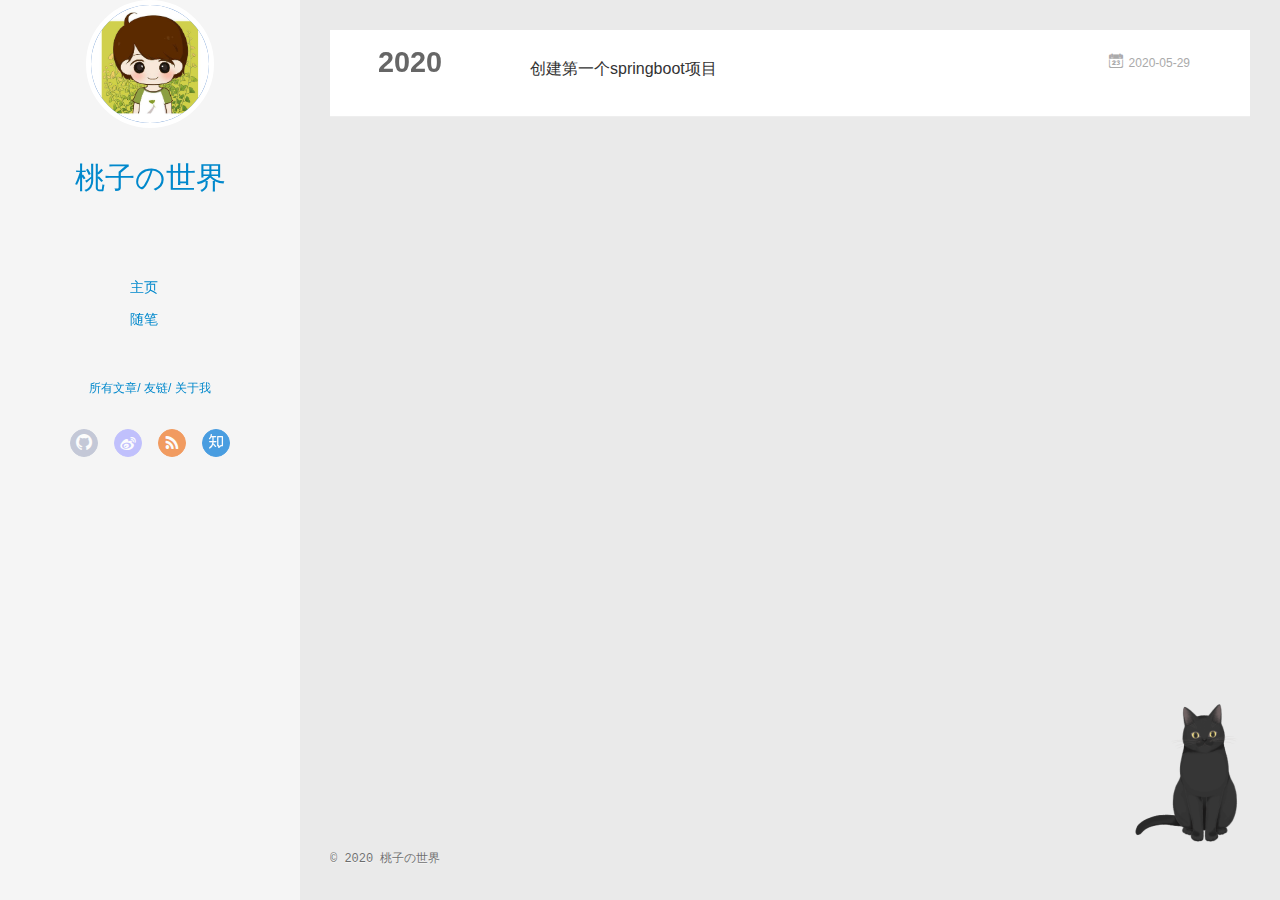
<file: archives/index.html>
<!DOCTYPE html>
<html>
<head>
  <meta charset="utf-8">
  
  <meta name="renderer" content="webkit">
  <meta http-equiv="X-UA-Compatible" content="IE=edge" >
  <link rel="dns-prefetch" href="http://yoursite.com">
  <title>Archives | taoboxiang998</title>
  <meta name="viewport" content="width=device-width, initial-scale=1, maximum-scale=1">
  <meta name="description" content="路很长要慢慢走，也许只是一个人">
<meta property="og:type" content="website">
<meta property="og:title" content="taoboxiang998">
<meta property="og:url" content="http://yoursite.com/archives/index.html">
<meta property="og:site_name" content="taoboxiang998">
<meta property="og:description" content="路很长要慢慢走，也许只是一个人">
<meta property="og:locale" content="en_US">
<meta property="article:author" content="桃子の世界">
<meta name="twitter:card" content="summary">
  
    <link rel="alternative" href="/atom.xml" title="taoboxiang998" type="application/atom+xml">
  
  
    <link rel="icon" href="/img/favicon.png">
  
  <link rel="stylesheet" type="text/css" href="/./main.0cf68a.css">
  <style type="text/css">
  
    #container.show {
      background: linear-gradient(200deg,#a0cfe4,#e8c37e);
    }
  </style>
  

  

<meta name="generator" content="Hexo 4.2.1"></head>

<body>
  <div id="container" q-class="show:isCtnShow">
    <canvas id="anm-canvas" class="anm-canvas"></canvas>
    <div class="left-col" q-class="show:isShow">
      
<!--<div class="overlay" style="background: #4d4d4d"></div>-->
<div class="overlay">
	<header id="header" class="inner">
		<a href="/" class="profilepic">
			<img src="/img/timg.jpg" class="js-avatar">
		</a>
		<hgroup>
		  <h1 class="header-author"><a href="/">桃子の世界</a></h1>
		</hgroup>
		

		<nav class="header-menu">
			<ul>
			
				<li><a href="/">主页</a></li>
	        
				<li><a href="/tags/%E9%9A%8F%E7%AC%94/">随笔</a></li>
	        
			</ul>
		</nav>
		<nav class="header-smart-menu">
    		
    			
    			<a q-on="click: openSlider(e, 'innerArchive')" href="javascript:void(0)">所有文章</a>
    			
            
    			
    			<a q-on="click: openSlider(e, 'friends')" href="javascript:void(0)">友链</a>
    			
            
    			
    			<a q-on="click: openSlider(e, 'aboutme')" href="javascript:void(0)">关于我</a>
    			
            
		</nav>
		<nav class="header-nav">
			<div class="social">
				
					<a class="github" target="_blank" href="https://github.com/tbx998study" title="github"><i class="icon-github"></i></a>
		        
					<a class="weibo" target="_blank" href="https://weibo.com/u/6048652102/home?wvr=5&sudaref=graph.qq.com" title="weibo"><i class="icon-weibo"></i></a>
		        
					<a class="rss" target="_blank" href="#" title="rss"><i class="icon-rss"></i></a>
		        
					<a class="zhihu" target="_blank" href="#" title="zhihu"><i class="icon-zhihu"></i></a>
		        
			</div>
		</nav>
	</header>		
</div>

    </div>
    <div class="mid-col" q-class="show:isShow,hide:isShow|isFalse">
      
<nav id="mobile-nav">
  	<div class="overlay js-overlay" style="background: #4d4d4d"></div>
	<div class="btnctn js-mobile-btnctn">
  		<div class="slider-trigger list" q-on="click: openSlider(e)"><i class="icon icon-sort"></i></div>
	</div>
	<div class="intrude-less">
		<header id="header" class="inner">
			<div class="profilepic">
				<img src="/img/timg.jpg" class="js-avatar">
			</div>
			<hgroup>
			  <h1 class="header-author js-header-author">桃子の世界</h1>
			</hgroup>
			
			
			
				
			
				
			
			
			
			<nav class="header-nav">
				<div class="social">
					
						<a class="github" target="_blank" href="https://github.com/tbx998study" title="github"><i class="icon-github"></i></a>
			        
						<a class="weibo" target="_blank" href="https://weibo.com/u/6048652102/home?wvr=5&sudaref=graph.qq.com" title="weibo"><i class="icon-weibo"></i></a>
			        
						<a class="rss" target="_blank" href="#" title="rss"><i class="icon-rss"></i></a>
			        
						<a class="zhihu" target="_blank" href="#" title="zhihu"><i class="icon-zhihu"></i></a>
			        
				</div>
			</nav>

			<nav class="header-menu js-header-menu">
				<ul style="width: 50%">
				
				
					<li style="width: 50%"><a href="/">主页</a></li>
		        
					<li style="width: 50%"><a href="/tags/%E9%9A%8F%E7%AC%94/">随笔</a></li>
		        
				</ul>
			</nav>
		</header>				
	</div>
	<div class="mobile-mask" style="display:none" q-show="isShow"></div>
</nav>

      <div id="wrapper" class="body-wrap">
        <div class="menu-l">
          <div class="canvas-wrap">
            <canvas data-colors="#eaeaea" data-sectionHeight="100" data-contentId="js-content" id="myCanvas1" class="anm-canvas"></canvas>
          </div>
          <div id="js-content" class="content-ll">
            
  
  
    
    
      
      
      <section class="archives-wrap">
        <div class="archive-year-wrap">
          <a href="/archives/2020" class="archive-year">2020</a>
        </div>
        <div class="archives">
    
    <article class="archive-article archive-type-post">
  <div class="archive-article-inner">
    <header class="archive-article-header">
      	<div class="article-meta">
	      	<a href="/2020/05/29/%E5%88%9B%E5%BB%BA%E7%AC%AC%E4%B8%80%E4%B8%AAspringboot%E9%A1%B9%E7%9B%AE/" class="archive-article-date">
  	<time datetime="2020-05-29T13:24:28.000Z" itemprop="datePublished"><i class="icon-calendar icon"></i>2020-05-29</time>
</a>
        </div>
    	 
  
    <h1 itemprop="name">
      <a class="archive-article-title" href="/2020/05/29/%E5%88%9B%E5%BB%BA%E7%AC%AC%E4%B8%80%E4%B8%AAspringboot%E9%A1%B9%E7%9B%AE/">创建第一个springboot项目</a>
    </h1>
  

        <div class="article-info info-on-right">
          
          

        </div>
        <div class="clearfix"></div>
    </header>
  </div>
</article>
  
  
    </div></section>
  

    


          </div>
        </div>
      </div>
      <footer id="footer">
  <div class="outer">
    <div id="footer-info">
    	<div class="footer-left">
    		&copy; 2020 桃子の世界
    	</div>
      	<div class="footer-right">
			
      	</div>
    </div>
  </div>
</footer>
    </div>
    <script>
	var yiliaConfig = {
		mathjax: false,
		isHome: false,
		isPost: false,
		isArchive: true,
		isTag: false,
		isCategory: false,
		open_in_new: false,
		toc_hide_index: true,
		root: "/",
		innerArchive: true,
		showTags: false
	}
</script>

<script>!function(t){function n(e){if(r[e])return r[e].exports;var i=r[e]={exports:{},id:e,loaded:!1};return t[e].call(i.exports,i,i.exports,n),i.loaded=!0,i.exports}var r={};n.m=t,n.c=r,n.p="./",n(0)}([function(t,n,r){r(195),t.exports=r(191)},function(t,n,r){var e=r(3),i=r(52),o=r(27),u=r(28),c=r(53),f="prototype",a=function(t,n,r){var s,l,h,v,p=t&a.F,d=t&a.G,y=t&a.S,g=t&a.P,b=t&a.B,m=d?e:y?e[n]||(e[n]={}):(e[n]||{})[f],x=d?i:i[n]||(i[n]={}),w=x[f]||(x[f]={});d&&(r=n);for(s in r)l=!p&&m&&void 0!==m[s],h=(l?m:r)[s],v=b&&l?c(h,e):g&&"function"==typeof h?c(Function.call,h):h,m&&u(m,s,h,t&a.U),x[s]!=h&&o(x,s,v),g&&w[s]!=h&&(w[s]=h)};e.core=i,a.F=1,a.G=2,a.S=4,a.P=8,a.B=16,a.W=32,a.U=64,a.R=128,t.exports=a},function(t,n,r){var e=r(6);t.exports=function(t){if(!e(t))throw TypeError(t+" is not an object!");return t}},function(t,n){var r=t.exports="undefined"!=typeof window&&window.Math==Math?window:"undefined"!=typeof self&&self.Math==Math?self:Function("return this")();"number"==typeof __g&&(__g=r)},function(t,n){t.exports=function(t){try{return!!t()}catch(t){return!0}}},function(t,n){var r=t.exports="undefined"!=typeof window&&window.Math==Math?window:"undefined"!=typeof self&&self.Math==Math?self:Function("return this")();"number"==typeof __g&&(__g=r)},function(t,n){t.exports=function(t){return"object"==typeof t?null!==t:"function"==typeof t}},function(t,n,r){var e=r(126)("wks"),i=r(76),o=r(3).Symbol,u="function"==typeof o;(t.exports=function(t){return e[t]||(e[t]=u&&o[t]||(u?o:i)("Symbol."+t))}).store=e},function(t,n){var r={}.hasOwnProperty;t.exports=function(t,n){return r.call(t,n)}},function(t,n,r){var e=r(94),i=r(33);t.exports=function(t){return e(i(t))}},function(t,n,r){t.exports=!r(4)(function(){return 7!=Object.defineProperty({},"a",{get:function(){return 7}}).a})},function(t,n,r){var e=r(2),i=r(167),o=r(50),u=Object.defineProperty;n.f=r(10)?Object.defineProperty:function(t,n,r){if(e(t),n=o(n,!0),e(r),i)try{return u(t,n,r)}catch(t){}if("get"in r||"set"in r)throw TypeError("Accessors not supported!");return"value"in r&&(t[n]=r.value),t}},function(t,n,r){t.exports=!r(18)(function(){return 7!=Object.defineProperty({},"a",{get:function(){return 7}}).a})},function(t,n,r){var e=r(14),i=r(22);t.exports=r(12)?function(t,n,r){return e.f(t,n,i(1,r))}:function(t,n,r){return t[n]=r,t}},function(t,n,r){var e=r(20),i=r(58),o=r(42),u=Object.defineProperty;n.f=r(12)?Object.defineProperty:function(t,n,r){if(e(t),n=o(n,!0),e(r),i)try{return u(t,n,r)}catch(t){}if("get"in r||"set"in r)throw TypeError("Accessors not supported!");return"value"in r&&(t[n]=r.value),t}},function(t,n,r){var e=r(40)("wks"),i=r(23),o=r(5).Symbol,u="function"==typeof o;(t.exports=function(t){return e[t]||(e[t]=u&&o[t]||(u?o:i)("Symbol."+t))}).store=e},function(t,n,r){var e=r(67),i=Math.min;t.exports=function(t){return t>0?i(e(t),9007199254740991):0}},function(t,n,r){var e=r(46);t.exports=function(t){return Object(e(t))}},function(t,n){t.exports=function(t){try{return!!t()}catch(t){return!0}}},function(t,n,r){var e=r(63),i=r(34);t.exports=Object.keys||function(t){return e(t,i)}},function(t,n,r){var e=r(21);t.exports=function(t){if(!e(t))throw TypeError(t+" is not an object!");return t}},function(t,n){t.exports=function(t){return"object"==typeof t?null!==t:"function"==typeof t}},function(t,n){t.exports=function(t,n){return{enumerable:!(1&t),configurable:!(2&t),writable:!(4&t),value:n}}},function(t,n){var r=0,e=Math.random();t.exports=function(t){return"Symbol(".concat(void 0===t?"":t,")_",(++r+e).toString(36))}},function(t,n){var r={}.hasOwnProperty;t.exports=function(t,n){return r.call(t,n)}},function(t,n){var r=t.exports={version:"2.4.0"};"number"==typeof __e&&(__e=r)},function(t,n){t.exports=function(t){if("function"!=typeof t)throw TypeError(t+" is not a function!");return t}},function(t,n,r){var e=r(11),i=r(66);t.exports=r(10)?function(t,n,r){return e.f(t,n,i(1,r))}:function(t,n,r){return t[n]=r,t}},function(t,n,r){var e=r(3),i=r(27),o=r(24),u=r(76)("src"),c="toString",f=Function[c],a=(""+f).split(c);r(52).inspectSource=function(t){return f.call(t)},(t.exports=function(t,n,r,c){var f="function"==typeof r;f&&(o(r,"name")||i(r,"name",n)),t[n]!==r&&(f&&(o(r,u)||i(r,u,t[n]?""+t[n]:a.join(String(n)))),t===e?t[n]=r:c?t[n]?t[n]=r:i(t,n,r):(delete t[n],i(t,n,r)))})(Function.prototype,c,function(){return"function"==typeof this&&this[u]||f.call(this)})},function(t,n,r){var e=r(1),i=r(4),o=r(46),u=function(t,n,r,e){var i=String(o(t)),u="<"+n;return""!==r&&(u+=" "+r+'="'+String(e).replace(/"/g,"&quot;")+'"'),u+">"+i+"</"+n+">"};t.exports=function(t,n){var r={};r[t]=n(u),e(e.P+e.F*i(function(){var n=""[t]('"');return n!==n.toLowerCase()||n.split('"').length>3}),"String",r)}},function(t,n,r){var e=r(115),i=r(46);t.exports=function(t){return e(i(t))}},function(t,n,r){var e=r(116),i=r(66),o=r(30),u=r(50),c=r(24),f=r(167),a=Object.getOwnPropertyDescriptor;n.f=r(10)?a:function(t,n){if(t=o(t),n=u(n,!0),f)try{return a(t,n)}catch(t){}if(c(t,n))return i(!e.f.call(t,n),t[n])}},function(t,n,r){var e=r(24),i=r(17),o=r(145)("IE_PROTO"),u=Object.prototype;t.exports=Object.getPrototypeOf||function(t){return t=i(t),e(t,o)?t[o]:"function"==typeof t.constructor&&t instanceof t.constructor?t.constructor.prototype:t instanceof Object?u:null}},function(t,n){t.exports=function(t){if(void 0==t)throw TypeError("Can't call method on  "+t);return t}},function(t,n){t.exports="constructor,hasOwnProperty,isPrototypeOf,propertyIsEnumerable,toLocaleString,toString,valueOf".split(",")},function(t,n){t.exports={}},function(t,n){t.exports=!0},function(t,n){n.f={}.propertyIsEnumerable},function(t,n,r){var e=r(14).f,i=r(8),o=r(15)("toStringTag");t.exports=function(t,n,r){t&&!i(t=r?t:t.prototype,o)&&e(t,o,{configurable:!0,value:n})}},function(t,n,r){var e=r(40)("keys"),i=r(23);t.exports=function(t){return e[t]||(e[t]=i(t))}},function(t,n,r){var e=r(5),i="__core-js_shared__",o=e[i]||(e[i]={});t.exports=function(t){return o[t]||(o[t]={})}},function(t,n){var r=Math.ceil,e=Math.floor;t.exports=function(t){return isNaN(t=+t)?0:(t>0?e:r)(t)}},function(t,n,r){var e=r(21);t.exports=function(t,n){if(!e(t))return t;var r,i;if(n&&"function"==typeof(r=t.toString)&&!e(i=r.call(t)))return i;if("function"==typeof(r=t.valueOf)&&!e(i=r.call(t)))return i;if(!n&&"function"==typeof(r=t.toString)&&!e(i=r.call(t)))return i;throw TypeError("Can't convert object to primitive value")}},function(t,n,r){var e=r(5),i=r(25),o=r(36),u=r(44),c=r(14).f;t.exports=function(t){var n=i.Symbol||(i.Symbol=o?{}:e.Symbol||{});"_"==t.charAt(0)||t in n||c(n,t,{value:u.f(t)})}},function(t,n,r){n.f=r(15)},function(t,n){var r={}.toString;t.exports=function(t){return r.call(t).slice(8,-1)}},function(t,n){t.exports=function(t){if(void 0==t)throw TypeError("Can't call method on  "+t);return t}},function(t,n,r){var e=r(4);t.exports=function(t,n){return!!t&&e(function(){n?t.call(null,function(){},1):t.call(null)})}},function(t,n,r){var e=r(53),i=r(115),o=r(17),u=r(16),c=r(203);t.exports=function(t,n){var r=1==t,f=2==t,a=3==t,s=4==t,l=6==t,h=5==t||l,v=n||c;return function(n,c,p){for(var d,y,g=o(n),b=i(g),m=e(c,p,3),x=u(b.length),w=0,S=r?v(n,x):f?v(n,0):void 0;x>w;w++)if((h||w in b)&&(d=b[w],y=m(d,w,g),t))if(r)S[w]=y;else if(y)switch(t){case 3:return!0;case 5:return d;case 6:return w;case 2:S.push(d)}else if(s)return!1;return l?-1:a||s?s:S}}},function(t,n,r){var e=r(1),i=r(52),o=r(4);t.exports=function(t,n){var r=(i.Object||{})[t]||Object[t],u={};u[t]=n(r),e(e.S+e.F*o(function(){r(1)}),"Object",u)}},function(t,n,r){var e=r(6);t.exports=function(t,n){if(!e(t))return t;var r,i;if(n&&"function"==typeof(r=t.toString)&&!e(i=r.call(t)))return i;if("function"==typeof(r=t.valueOf)&&!e(i=r.call(t)))return i;if(!n&&"function"==typeof(r=t.toString)&&!e(i=r.call(t)))return i;throw TypeError("Can't convert object to primitive value")}},function(t,n,r){var e=r(5),i=r(25),o=r(91),u=r(13),c="prototype",f=function(t,n,r){var a,s,l,h=t&f.F,v=t&f.G,p=t&f.S,d=t&f.P,y=t&f.B,g=t&f.W,b=v?i:i[n]||(i[n]={}),m=b[c],x=v?e:p?e[n]:(e[n]||{})[c];v&&(r=n);for(a in r)(s=!h&&x&&void 0!==x[a])&&a in b||(l=s?x[a]:r[a],b[a]=v&&"function"!=typeof x[a]?r[a]:y&&s?o(l,e):g&&x[a]==l?function(t){var n=function(n,r,e){if(this instanceof t){switch(arguments.length){case 0:return new t;case 1:return new t(n);case 2:return new t(n,r)}return new t(n,r,e)}return t.apply(this,arguments)};return n[c]=t[c],n}(l):d&&"function"==typeof l?o(Function.call,l):l,d&&((b.virtual||(b.virtual={}))[a]=l,t&f.R&&m&&!m[a]&&u(m,a,l)))};f.F=1,f.G=2,f.S=4,f.P=8,f.B=16,f.W=32,f.U=64,f.R=128,t.exports=f},function(t,n){var r=t.exports={version:"2.4.0"};"number"==typeof __e&&(__e=r)},function(t,n,r){var e=r(26);t.exports=function(t,n,r){if(e(t),void 0===n)return t;switch(r){case 1:return function(r){return t.call(n,r)};case 2:return function(r,e){return t.call(n,r,e)};case 3:return function(r,e,i){return t.call(n,r,e,i)}}return function(){return t.apply(n,arguments)}}},function(t,n,r){var e=r(183),i=r(1),o=r(126)("metadata"),u=o.store||(o.store=new(r(186))),c=function(t,n,r){var i=u.get(t);if(!i){if(!r)return;u.set(t,i=new e)}var o=i.get(n);if(!o){if(!r)return;i.set(n,o=new e)}return o},f=function(t,n,r){var e=c(n,r,!1);return void 0!==e&&e.has(t)},a=function(t,n,r){var e=c(n,r,!1);return void 0===e?void 0:e.get(t)},s=function(t,n,r,e){c(r,e,!0).set(t,n)},l=function(t,n){var r=c(t,n,!1),e=[];return r&&r.forEach(function(t,n){e.push(n)}),e},h=function(t){return void 0===t||"symbol"==typeof t?t:String(t)},v=function(t){i(i.S,"Reflect",t)};t.exports={store:u,map:c,has:f,get:a,set:s,keys:l,key:h,exp:v}},function(t,n,r){"use strict";if(r(10)){var e=r(69),i=r(3),o=r(4),u=r(1),c=r(127),f=r(152),a=r(53),s=r(68),l=r(66),h=r(27),v=r(73),p=r(67),d=r(16),y=r(75),g=r(50),b=r(24),m=r(180),x=r(114),w=r(6),S=r(17),_=r(137),O=r(70),E=r(32),P=r(71).f,j=r(154),F=r(76),M=r(7),A=r(48),N=r(117),T=r(146),I=r(155),k=r(80),L=r(123),R=r(74),C=r(130),D=r(160),U=r(11),W=r(31),G=U.f,B=W.f,V=i.RangeError,z=i.TypeError,q=i.Uint8Array,K="ArrayBuffer",J="Shared"+K,Y="BYTES_PER_ELEMENT",H="prototype",$=Array[H],X=f.ArrayBuffer,Q=f.DataView,Z=A(0),tt=A(2),nt=A(3),rt=A(4),et=A(5),it=A(6),ot=N(!0),ut=N(!1),ct=I.values,ft=I.keys,at=I.entries,st=$.lastIndexOf,lt=$.reduce,ht=$.reduceRight,vt=$.join,pt=$.sort,dt=$.slice,yt=$.toString,gt=$.toLocaleString,bt=M("iterator"),mt=M("toStringTag"),xt=F("typed_constructor"),wt=F("def_constructor"),St=c.CONSTR,_t=c.TYPED,Ot=c.VIEW,Et="Wrong length!",Pt=A(1,function(t,n){return Tt(T(t,t[wt]),n)}),jt=o(function(){return 1===new q(new Uint16Array([1]).buffer)[0]}),Ft=!!q&&!!q[H].set&&o(function(){new q(1).set({})}),Mt=function(t,n){if(void 0===t)throw z(Et);var r=+t,e=d(t);if(n&&!m(r,e))throw V(Et);return e},At=function(t,n){var r=p(t);if(r<0||r%n)throw V("Wrong offset!");return r},Nt=function(t){if(w(t)&&_t in t)return t;throw z(t+" is not a typed array!")},Tt=function(t,n){if(!(w(t)&&xt in t))throw z("It is not a typed array constructor!");return new t(n)},It=function(t,n){return kt(T(t,t[wt]),n)},kt=function(t,n){for(var r=0,e=n.length,i=Tt(t,e);e>r;)i[r]=n[r++];return i},Lt=function(t,n,r){G(t,n,{get:function(){return this._d[r]}})},Rt=function(t){var n,r,e,i,o,u,c=S(t),f=arguments.length,s=f>1?arguments[1]:void 0,l=void 0!==s,h=j(c);if(void 0!=h&&!_(h)){for(u=h.call(c),e=[],n=0;!(o=u.next()).done;n++)e.push(o.value);c=e}for(l&&f>2&&(s=a(s,arguments[2],2)),n=0,r=d(c.length),i=Tt(this,r);r>n;n++)i[n]=l?s(c[n],n):c[n];return i},Ct=function(){for(var t=0,n=arguments.length,r=Tt(this,n);n>t;)r[t]=arguments[t++];return r},Dt=!!q&&o(function(){gt.call(new q(1))}),Ut=function(){return gt.apply(Dt?dt.call(Nt(this)):Nt(this),arguments)},Wt={copyWithin:function(t,n){return D.call(Nt(this),t,n,arguments.length>2?arguments[2]:void 0)},every:function(t){return rt(Nt(this),t,arguments.length>1?arguments[1]:void 0)},fill:function(t){return C.apply(Nt(this),arguments)},filter:function(t){return It(this,tt(Nt(this),t,arguments.length>1?arguments[1]:void 0))},find:function(t){return et(Nt(this),t,arguments.length>1?arguments[1]:void 0)},findIndex:function(t){return it(Nt(this),t,arguments.length>1?arguments[1]:void 0)},forEach:function(t){Z(Nt(this),t,arguments.length>1?arguments[1]:void 0)},indexOf:function(t){return ut(Nt(this),t,arguments.length>1?arguments[1]:void 0)},includes:function(t){return ot(Nt(this),t,arguments.length>1?arguments[1]:void 0)},join:function(t){return vt.apply(Nt(this),arguments)},lastIndexOf:function(t){return st.apply(Nt(this),arguments)},map:function(t){return Pt(Nt(this),t,arguments.length>1?arguments[1]:void 0)},reduce:function(t){return lt.apply(Nt(this),arguments)},reduceRight:function(t){return ht.apply(Nt(this),arguments)},reverse:function(){for(var t,n=this,r=Nt(n).length,e=Math.floor(r/2),i=0;i<e;)t=n[i],n[i++]=n[--r],n[r]=t;return n},some:function(t){return nt(Nt(this),t,arguments.length>1?arguments[1]:void 0)},sort:function(t){return pt.call(Nt(this),t)},subarray:function(t,n){var r=Nt(this),e=r.length,i=y(t,e);return new(T(r,r[wt]))(r.buffer,r.byteOffset+i*r.BYTES_PER_ELEMENT,d((void 0===n?e:y(n,e))-i))}},Gt=function(t,n){return It(this,dt.call(Nt(this),t,n))},Bt=function(t){Nt(this);var n=At(arguments[1],1),r=this.length,e=S(t),i=d(e.length),o=0;if(i+n>r)throw V(Et);for(;o<i;)this[n+o]=e[o++]},Vt={entries:function(){return at.call(Nt(this))},keys:function(){return ft.call(Nt(this))},values:function(){return ct.call(Nt(this))}},zt=function(t,n){return w(t)&&t[_t]&&"symbol"!=typeof n&&n in t&&String(+n)==String(n)},qt=function(t,n){return zt(t,n=g(n,!0))?l(2,t[n]):B(t,n)},Kt=function(t,n,r){return!(zt(t,n=g(n,!0))&&w(r)&&b(r,"value"))||b(r,"get")||b(r,"set")||r.configurable||b(r,"writable")&&!r.writable||b(r,"enumerable")&&!r.enumerable?G(t,n,r):(t[n]=r.value,t)};St||(W.f=qt,U.f=Kt),u(u.S+u.F*!St,"Object",{getOwnPropertyDescriptor:qt,defineProperty:Kt}),o(function(){yt.call({})})&&(yt=gt=function(){return vt.call(this)});var Jt=v({},Wt);v(Jt,Vt),h(Jt,bt,Vt.values),v(Jt,{slice:Gt,set:Bt,constructor:function(){},toString:yt,toLocaleString:Ut}),Lt(Jt,"buffer","b"),Lt(Jt,"byteOffset","o"),Lt(Jt,"byteLength","l"),Lt(Jt,"length","e"),G(Jt,mt,{get:function(){return this[_t]}}),t.exports=function(t,n,r,f){f=!!f;var a=t+(f?"Clamped":"")+"Array",l="Uint8Array"!=a,v="get"+t,p="set"+t,y=i[a],g=y||{},b=y&&E(y),m=!y||!c.ABV,S={},_=y&&y[H],j=function(t,r){var e=t._d;return e.v[v](r*n+e.o,jt)},F=function(t,r,e){var i=t._d;f&&(e=(e=Math.round(e))<0?0:e>255?255:255&e),i.v[p](r*n+i.o,e,jt)},M=function(t,n){G(t,n,{get:function(){return j(this,n)},set:function(t){return F(this,n,t)},enumerable:!0})};m?(y=r(function(t,r,e,i){s(t,y,a,"_d");var o,u,c,f,l=0,v=0;if(w(r)){if(!(r instanceof X||(f=x(r))==K||f==J))return _t in r?kt(y,r):Rt.call(y,r);o=r,v=At(e,n);var p=r.byteLength;if(void 0===i){if(p%n)throw V(Et);if((u=p-v)<0)throw V(Et)}else if((u=d(i)*n)+v>p)throw V(Et);c=u/n}else c=Mt(r,!0),u=c*n,o=new X(u);for(h(t,"_d",{b:o,o:v,l:u,e:c,v:new Q(o)});l<c;)M(t,l++)}),_=y[H]=O(Jt),h(_,"constructor",y)):L(function(t){new y(null),new y(t)},!0)||(y=r(function(t,r,e,i){s(t,y,a);var o;return w(r)?r instanceof X||(o=x(r))==K||o==J?void 0!==i?new g(r,At(e,n),i):void 0!==e?new g(r,At(e,n)):new g(r):_t in r?kt(y,r):Rt.call(y,r):new g(Mt(r,l))}),Z(b!==Function.prototype?P(g).concat(P(b)):P(g),function(t){t in y||h(y,t,g[t])}),y[H]=_,e||(_.constructor=y));var A=_[bt],N=!!A&&("values"==A.name||void 0==A.name),T=Vt.values;h(y,xt,!0),h(_,_t,a),h(_,Ot,!0),h(_,wt,y),(f?new y(1)[mt]==a:mt in _)||G(_,mt,{get:function(){return a}}),S[a]=y,u(u.G+u.W+u.F*(y!=g),S),u(u.S,a,{BYTES_PER_ELEMENT:n,from:Rt,of:Ct}),Y in _||h(_,Y,n),u(u.P,a,Wt),R(a),u(u.P+u.F*Ft,a,{set:Bt}),u(u.P+u.F*!N,a,Vt),u(u.P+u.F*(_.toString!=yt),a,{toString:yt}),u(u.P+u.F*o(function(){new y(1).slice()}),a,{slice:Gt}),u(u.P+u.F*(o(function(){return[1,2].toLocaleString()!=new y([1,2]).toLocaleString()})||!o(function(){_.toLocaleString.call([1,2])})),a,{toLocaleString:Ut}),k[a]=N?A:T,e||N||h(_,bt,T)}}else t.exports=function(){}},function(t,n){var r={}.toString;t.exports=function(t){return r.call(t).slice(8,-1)}},function(t,n,r){var e=r(21),i=r(5).document,o=e(i)&&e(i.createElement);t.exports=function(t){return o?i.createElement(t):{}}},function(t,n,r){t.exports=!r(12)&&!r(18)(function(){return 7!=Object.defineProperty(r(57)("div"),"a",{get:function(){return 7}}).a})},function(t,n,r){"use strict";var e=r(36),i=r(51),o=r(64),u=r(13),c=r(8),f=r(35),a=r(96),s=r(38),l=r(103),h=r(15)("iterator"),v=!([].keys&&"next"in[].keys()),p="keys",d="values",y=function(){return this};t.exports=function(t,n,r,g,b,m,x){a(r,n,g);var w,S,_,O=function(t){if(!v&&t in F)return F[t];switch(t){case p:case d:return function(){return new r(this,t)}}return function(){return new r(this,t)}},E=n+" Iterator",P=b==d,j=!1,F=t.prototype,M=F[h]||F["@@iterator"]||b&&F[b],A=M||O(b),N=b?P?O("entries"):A:void 0,T="Array"==n?F.entries||M:M;if(T&&(_=l(T.call(new t)))!==Object.prototype&&(s(_,E,!0),e||c(_,h)||u(_,h,y)),P&&M&&M.name!==d&&(j=!0,A=function(){return M.call(this)}),e&&!x||!v&&!j&&F[h]||u(F,h,A),f[n]=A,f[E]=y,b)if(w={values:P?A:O(d),keys:m?A:O(p),entries:N},x)for(S in w)S in F||o(F,S,w[S]);else i(i.P+i.F*(v||j),n,w);return w}},function(t,n,r){var e=r(20),i=r(100),o=r(34),u=r(39)("IE_PROTO"),c=function(){},f="prototype",a=function(){var t,n=r(57)("iframe"),e=o.length;for(n.style.display="none",r(93).appendChild(n),n.src="javascript:",t=n.contentWindow.document,t.open(),t.write("<script>document.F=Object<\/script>"),t.close(),a=t.F;e--;)delete a[f][o[e]];return a()};t.exports=Object.create||function(t,n){var r;return null!==t?(c[f]=e(t),r=new c,c[f]=null,r[u]=t):r=a(),void 0===n?r:i(r,n)}},function(t,n,r){var e=r(63),i=r(34).concat("length","prototype");n.f=Object.getOwnPropertyNames||function(t){return e(t,i)}},function(t,n){n.f=Object.getOwnPropertySymbols},function(t,n,r){var e=r(8),i=r(9),o=r(90)(!1),u=r(39)("IE_PROTO");t.exports=function(t,n){var r,c=i(t),f=0,a=[];for(r in c)r!=u&&e(c,r)&&a.push(r);for(;n.length>f;)e(c,r=n[f++])&&(~o(a,r)||a.push(r));return a}},function(t,n,r){t.exports=r(13)},function(t,n,r){var e=r(76)("meta"),i=r(6),o=r(24),u=r(11).f,c=0,f=Object.isExtensible||function(){return!0},a=!r(4)(function(){return f(Object.preventExtensions({}))}),s=function(t){u(t,e,{value:{i:"O"+ ++c,w:{}}})},l=function(t,n){if(!i(t))return"symbol"==typeof t?t:("string"==typeof t?"S":"P")+t;if(!o(t,e)){if(!f(t))return"F";if(!n)return"E";s(t)}return t[e].i},h=function(t,n){if(!o(t,e)){if(!f(t))return!0;if(!n)return!1;s(t)}return t[e].w},v=function(t){return a&&p.NEED&&f(t)&&!o(t,e)&&s(t),t},p=t.exports={KEY:e,NEED:!1,fastKey:l,getWeak:h,onFreeze:v}},function(t,n){t.exports=function(t,n){return{enumerable:!(1&t),configurable:!(2&t),writable:!(4&t),value:n}}},function(t,n){var r=Math.ceil,e=Math.floor;t.exports=function(t){return isNaN(t=+t)?0:(t>0?e:r)(t)}},function(t,n){t.exports=function(t,n,r,e){if(!(t instanceof n)||void 0!==e&&e in t)throw TypeError(r+": incorrect invocation!");return t}},function(t,n){t.exports=!1},function(t,n,r){var e=r(2),i=r(173),o=r(133),u=r(145)("IE_PROTO"),c=function(){},f="prototype",a=function(){var t,n=r(132)("iframe"),e=o.length;for(n.style.display="none",r(135).appendChild(n),n.src="javascript:",t=n.contentWindow.document,t.open(),t.write("<script>document.F=Object<\/script>"),t.close(),a=t.F;e--;)delete a[f][o[e]];return a()};t.exports=Object.create||function(t,n){var r;return null!==t?(c[f]=e(t),r=new c,c[f]=null,r[u]=t):r=a(),void 0===n?r:i(r,n)}},function(t,n,r){var e=r(175),i=r(133).concat("length","prototype");n.f=Object.getOwnPropertyNames||function(t){return e(t,i)}},function(t,n,r){var e=r(175),i=r(133);t.exports=Object.keys||function(t){return e(t,i)}},function(t,n,r){var e=r(28);t.exports=function(t,n,r){for(var i in n)e(t,i,n[i],r);return t}},function(t,n,r){"use strict";var e=r(3),i=r(11),o=r(10),u=r(7)("species");t.exports=function(t){var n=e[t];o&&n&&!n[u]&&i.f(n,u,{configurable:!0,get:function(){return this}})}},function(t,n,r){var e=r(67),i=Math.max,o=Math.min;t.exports=function(t,n){return t=e(t),t<0?i(t+n,0):o(t,n)}},function(t,n){var r=0,e=Math.random();t.exports=function(t){return"Symbol(".concat(void 0===t?"":t,")_",(++r+e).toString(36))}},function(t,n,r){var e=r(33);t.exports=function(t){return Object(e(t))}},function(t,n,r){var e=r(7)("unscopables"),i=Array.prototype;void 0==i[e]&&r(27)(i,e,{}),t.exports=function(t){i[e][t]=!0}},function(t,n,r){var e=r(53),i=r(169),o=r(137),u=r(2),c=r(16),f=r(154),a={},s={},n=t.exports=function(t,n,r,l,h){var v,p,d,y,g=h?function(){return t}:f(t),b=e(r,l,n?2:1),m=0;if("function"!=typeof g)throw TypeError(t+" is not iterable!");if(o(g)){for(v=c(t.length);v>m;m++)if((y=n?b(u(p=t[m])[0],p[1]):b(t[m]))===a||y===s)return y}else for(d=g.call(t);!(p=d.next()).done;)if((y=i(d,b,p.value,n))===a||y===s)return y};n.BREAK=a,n.RETURN=s},function(t,n){t.exports={}},function(t,n,r){var e=r(11).f,i=r(24),o=r(7)("toStringTag");t.exports=function(t,n,r){t&&!i(t=r?t:t.prototype,o)&&e(t,o,{configurable:!0,value:n})}},function(t,n,r){var e=r(1),i=r(46),o=r(4),u=r(150),c="["+u+"]",f="​",a=RegExp("^"+c+c+"*"),s=RegExp(c+c+"*$"),l=function(t,n,r){var i={},c=o(function(){return!!u[t]()||f[t]()!=f}),a=i[t]=c?n(h):u[t];r&&(i[r]=a),e(e.P+e.F*c,"String",i)},h=l.trim=function(t,n){return t=String(i(t)),1&n&&(t=t.replace(a,"")),2&n&&(t=t.replace(s,"")),t};t.exports=l},function(t,n,r){t.exports={default:r(86),__esModule:!0}},function(t,n,r){t.exports={default:r(87),__esModule:!0}},function(t,n,r){"use strict";function e(t){return t&&t.__esModule?t:{default:t}}n.__esModule=!0;var i=r(84),o=e(i),u=r(83),c=e(u),f="function"==typeof c.default&&"symbol"==typeof o.default?function(t){return typeof t}:function(t){return t&&"function"==typeof c.default&&t.constructor===c.default&&t!==c.default.prototype?"symbol":typeof t};n.default="function"==typeof c.default&&"symbol"===f(o.default)?function(t){return void 0===t?"undefined":f(t)}:function(t){return t&&"function"==typeof c.default&&t.constructor===c.default&&t!==c.default.prototype?"symbol":void 0===t?"undefined":f(t)}},function(t,n,r){r(110),r(108),r(111),r(112),t.exports=r(25).Symbol},function(t,n,r){r(109),r(113),t.exports=r(44).f("iterator")},function(t,n){t.exports=function(t){if("function"!=typeof t)throw TypeError(t+" is not a function!");return t}},function(t,n){t.exports=function(){}},function(t,n,r){var e=r(9),i=r(106),o=r(105);t.exports=function(t){return function(n,r,u){var c,f=e(n),a=i(f.length),s=o(u,a);if(t&&r!=r){for(;a>s;)if((c=f[s++])!=c)return!0}else for(;a>s;s++)if((t||s in f)&&f[s]===r)return t||s||0;return!t&&-1}}},function(t,n,r){var e=r(88);t.exports=function(t,n,r){if(e(t),void 0===n)return t;switch(r){case 1:return function(r){return t.call(n,r)};case 2:return function(r,e){return t.call(n,r,e)};case 3:return function(r,e,i){return t.call(n,r,e,i)}}return function(){return t.apply(n,arguments)}}},function(t,n,r){var e=r(19),i=r(62),o=r(37);t.exports=function(t){var n=e(t),r=i.f;if(r)for(var u,c=r(t),f=o.f,a=0;c.length>a;)f.call(t,u=c[a++])&&n.push(u);return n}},function(t,n,r){t.exports=r(5).document&&document.documentElement},function(t,n,r){var e=r(56);t.exports=Object("z").propertyIsEnumerable(0)?Object:function(t){return"String"==e(t)?t.split(""):Object(t)}},function(t,n,r){var e=r(56);t.exports=Array.isArray||function(t){return"Array"==e(t)}},function(t,n,r){"use strict";var e=r(60),i=r(22),o=r(38),u={};r(13)(u,r(15)("iterator"),function(){return this}),t.exports=function(t,n,r){t.prototype=e(u,{next:i(1,r)}),o(t,n+" Iterator")}},function(t,n){t.exports=function(t,n){return{value:n,done:!!t}}},function(t,n,r){var e=r(19),i=r(9);t.exports=function(t,n){for(var r,o=i(t),u=e(o),c=u.length,f=0;c>f;)if(o[r=u[f++]]===n)return r}},function(t,n,r){var e=r(23)("meta"),i=r(21),o=r(8),u=r(14).f,c=0,f=Object.isExtensible||function(){return!0},a=!r(18)(function(){return f(Object.preventExtensions({}))}),s=function(t){u(t,e,{value:{i:"O"+ ++c,w:{}}})},l=function(t,n){if(!i(t))return"symbol"==typeof t?t:("string"==typeof t?"S":"P")+t;if(!o(t,e)){if(!f(t))return"F";if(!n)return"E";s(t)}return t[e].i},h=function(t,n){if(!o(t,e)){if(!f(t))return!0;if(!n)return!1;s(t)}return t[e].w},v=function(t){return a&&p.NEED&&f(t)&&!o(t,e)&&s(t),t},p=t.exports={KEY:e,NEED:!1,fastKey:l,getWeak:h,onFreeze:v}},function(t,n,r){var e=r(14),i=r(20),o=r(19);t.exports=r(12)?Object.defineProperties:function(t,n){i(t);for(var r,u=o(n),c=u.length,f=0;c>f;)e.f(t,r=u[f++],n[r]);return t}},function(t,n,r){var e=r(37),i=r(22),o=r(9),u=r(42),c=r(8),f=r(58),a=Object.getOwnPropertyDescriptor;n.f=r(12)?a:function(t,n){if(t=o(t),n=u(n,!0),f)try{return a(t,n)}catch(t){}if(c(t,n))return i(!e.f.call(t,n),t[n])}},function(t,n,r){var e=r(9),i=r(61).f,o={}.toString,u="object"==typeof window&&window&&Object.getOwnPropertyNames?Object.getOwnPropertyNames(window):[],c=function(t){try{return i(t)}catch(t){return u.slice()}};t.exports.f=function(t){return u&&"[object Window]"==o.call(t)?c(t):i(e(t))}},function(t,n,r){var e=r(8),i=r(77),o=r(39)("IE_PROTO"),u=Object.prototype;t.exports=Object.getPrototypeOf||function(t){return t=i(t),e(t,o)?t[o]:"function"==typeof t.constructor&&t instanceof t.constructor?t.constructor.prototype:t instanceof Object?u:null}},function(t,n,r){var e=r(41),i=r(33);t.exports=function(t){return function(n,r){var o,u,c=String(i(n)),f=e(r),a=c.length;return f<0||f>=a?t?"":void 0:(o=c.charCodeAt(f),o<55296||o>56319||f+1===a||(u=c.charCodeAt(f+1))<56320||u>57343?t?c.charAt(f):o:t?c.slice(f,f+2):u-56320+(o-55296<<10)+65536)}}},function(t,n,r){var e=r(41),i=Math.max,o=Math.min;t.exports=function(t,n){return t=e(t),t<0?i(t+n,0):o(t,n)}},function(t,n,r){var e=r(41),i=Math.min;t.exports=function(t){return t>0?i(e(t),9007199254740991):0}},function(t,n,r){"use strict";var e=r(89),i=r(97),o=r(35),u=r(9);t.exports=r(59)(Array,"Array",function(t,n){this._t=u(t),this._i=0,this._k=n},function(){var t=this._t,n=this._k,r=this._i++;return!t||r>=t.length?(this._t=void 0,i(1)):"keys"==n?i(0,r):"values"==n?i(0,t[r]):i(0,[r,t[r]])},"values"),o.Arguments=o.Array,e("keys"),e("values"),e("entries")},function(t,n){},function(t,n,r){"use strict";var e=r(104)(!0);r(59)(String,"String",function(t){this._t=String(t),this._i=0},function(){var t,n=this._t,r=this._i;return r>=n.length?{value:void 0,done:!0}:(t=e(n,r),this._i+=t.length,{value:t,done:!1})})},function(t,n,r){"use strict";var e=r(5),i=r(8),o=r(12),u=r(51),c=r(64),f=r(99).KEY,a=r(18),s=r(40),l=r(38),h=r(23),v=r(15),p=r(44),d=r(43),y=r(98),g=r(92),b=r(95),m=r(20),x=r(9),w=r(42),S=r(22),_=r(60),O=r(102),E=r(101),P=r(14),j=r(19),F=E.f,M=P.f,A=O.f,N=e.Symbol,T=e.JSON,I=T&&T.stringify,k="prototype",L=v("_hidden"),R=v("toPrimitive"),C={}.propertyIsEnumerable,D=s("symbol-registry"),U=s("symbols"),W=s("op-symbols"),G=Object[k],B="function"==typeof N,V=e.QObject,z=!V||!V[k]||!V[k].findChild,q=o&&a(function(){return 7!=_(M({},"a",{get:function(){return M(this,"a",{value:7}).a}})).a})?function(t,n,r){var e=F(G,n);e&&delete G[n],M(t,n,r),e&&t!==G&&M(G,n,e)}:M,K=function(t){var n=U[t]=_(N[k]);return n._k=t,n},J=B&&"symbol"==typeof N.iterator?function(t){return"symbol"==typeof t}:function(t){return t instanceof N},Y=function(t,n,r){return t===G&&Y(W,n,r),m(t),n=w(n,!0),m(r),i(U,n)?(r.enumerable?(i(t,L)&&t[L][n]&&(t[L][n]=!1),r=_(r,{enumerable:S(0,!1)})):(i(t,L)||M(t,L,S(1,{})),t[L][n]=!0),q(t,n,r)):M(t,n,r)},H=function(t,n){m(t);for(var r,e=g(n=x(n)),i=0,o=e.length;o>i;)Y(t,r=e[i++],n[r]);return t},$=function(t,n){return void 0===n?_(t):H(_(t),n)},X=function(t){var n=C.call(this,t=w(t,!0));return!(this===G&&i(U,t)&&!i(W,t))&&(!(n||!i(this,t)||!i(U,t)||i(this,L)&&this[L][t])||n)},Q=function(t,n){if(t=x(t),n=w(n,!0),t!==G||!i(U,n)||i(W,n)){var r=F(t,n);return!r||!i(U,n)||i(t,L)&&t[L][n]||(r.enumerable=!0),r}},Z=function(t){for(var n,r=A(x(t)),e=[],o=0;r.length>o;)i(U,n=r[o++])||n==L||n==f||e.push(n);return e},tt=function(t){for(var n,r=t===G,e=A(r?W:x(t)),o=[],u=0;e.length>u;)!i(U,n=e[u++])||r&&!i(G,n)||o.push(U[n]);return o};B||(N=function(){if(this instanceof N)throw TypeError("Symbol is not a constructor!");var t=h(arguments.length>0?arguments[0]:void 0),n=function(r){this===G&&n.call(W,r),i(this,L)&&i(this[L],t)&&(this[L][t]=!1),q(this,t,S(1,r))};return o&&z&&q(G,t,{configurable:!0,set:n}),K(t)},c(N[k],"toString",function(){return this._k}),E.f=Q,P.f=Y,r(61).f=O.f=Z,r(37).f=X,r(62).f=tt,o&&!r(36)&&c(G,"propertyIsEnumerable",X,!0),p.f=function(t){return K(v(t))}),u(u.G+u.W+u.F*!B,{Symbol:N});for(var nt="hasInstance,isConcatSpreadable,iterator,match,replace,search,species,split,toPrimitive,toStringTag,unscopables".split(","),rt=0;nt.length>rt;)v(nt[rt++]);for(var nt=j(v.store),rt=0;nt.length>rt;)d(nt[rt++]);u(u.S+u.F*!B,"Symbol",{for:function(t){return i(D,t+="")?D[t]:D[t]=N(t)},keyFor:function(t){if(J(t))return y(D,t);throw TypeError(t+" is not a symbol!")},useSetter:function(){z=!0},useSimple:function(){z=!1}}),u(u.S+u.F*!B,"Object",{create:$,defineProperty:Y,defineProperties:H,getOwnPropertyDescriptor:Q,getOwnPropertyNames:Z,getOwnPropertySymbols:tt}),T&&u(u.S+u.F*(!B||a(function(){var t=N();return"[null]"!=I([t])||"{}"!=I({a:t})||"{}"!=I(Object(t))})),"JSON",{stringify:function(t){if(void 0!==t&&!J(t)){for(var n,r,e=[t],i=1;arguments.length>i;)e.push(arguments[i++]);return n=e[1],"function"==typeof n&&(r=n),!r&&b(n)||(n=function(t,n){if(r&&(n=r.call(this,t,n)),!J(n))return n}),e[1]=n,I.apply(T,e)}}}),N[k][R]||r(13)(N[k],R,N[k].valueOf),l(N,"Symbol"),l(Math,"Math",!0),l(e.JSON,"JSON",!0)},function(t,n,r){r(43)("asyncIterator")},function(t,n,r){r(43)("observable")},function(t,n,r){r(107);for(var e=r(5),i=r(13),o=r(35),u=r(15)("toStringTag"),c=["NodeList","DOMTokenList","MediaList","StyleSheetList","CSSRuleList"],f=0;f<5;f++){var a=c[f],s=e[a],l=s&&s.prototype;l&&!l[u]&&i(l,u,a),o[a]=o.Array}},function(t,n,r){var e=r(45),i=r(7)("toStringTag"),o="Arguments"==e(function(){return arguments}()),u=function(t,n){try{return t[n]}catch(t){}};t.exports=function(t){var n,r,c;return void 0===t?"Undefined":null===t?"Null":"string"==typeof(r=u(n=Object(t),i))?r:o?e(n):"Object"==(c=e(n))&&"function"==typeof n.callee?"Arguments":c}},function(t,n,r){var e=r(45);t.exports=Object("z").propertyIsEnumerable(0)?Object:function(t){return"String"==e(t)?t.split(""):Object(t)}},function(t,n){n.f={}.propertyIsEnumerable},function(t,n,r){var e=r(30),i=r(16),o=r(75);t.exports=function(t){return function(n,r,u){var c,f=e(n),a=i(f.length),s=o(u,a);if(t&&r!=r){for(;a>s;)if((c=f[s++])!=c)return!0}else for(;a>s;s++)if((t||s in f)&&f[s]===r)return t||s||0;return!t&&-1}}},function(t,n,r){"use strict";var e=r(3),i=r(1),o=r(28),u=r(73),c=r(65),f=r(79),a=r(68),s=r(6),l=r(4),h=r(123),v=r(81),p=r(136);t.exports=function(t,n,r,d,y,g){var b=e[t],m=b,x=y?"set":"add",w=m&&m.prototype,S={},_=function(t){var n=w[t];o(w,t,"delete"==t?function(t){return!(g&&!s(t))&&n.call(this,0===t?0:t)}:"has"==t?function(t){return!(g&&!s(t))&&n.call(this,0===t?0:t)}:"get"==t?function(t){return g&&!s(t)?void 0:n.call(this,0===t?0:t)}:"add"==t?function(t){return n.call(this,0===t?0:t),this}:function(t,r){return n.call(this,0===t?0:t,r),this})};if("function"==typeof m&&(g||w.forEach&&!l(function(){(new m).entries().next()}))){var O=new m,E=O[x](g?{}:-0,1)!=O,P=l(function(){O.has(1)}),j=h(function(t){new m(t)}),F=!g&&l(function(){for(var t=new m,n=5;n--;)t[x](n,n);return!t.has(-0)});j||(m=n(function(n,r){a(n,m,t);var e=p(new b,n,m);return void 0!=r&&f(r,y,e[x],e),e}),m.prototype=w,w.constructor=m),(P||F)&&(_("delete"),_("has"),y&&_("get")),(F||E)&&_(x),g&&w.clear&&delete w.clear}else m=d.getConstructor(n,t,y,x),u(m.prototype,r),c.NEED=!0;return v(m,t),S[t]=m,i(i.G+i.W+i.F*(m!=b),S),g||d.setStrong(m,t,y),m}},function(t,n,r){"use strict";var e=r(27),i=r(28),o=r(4),u=r(46),c=r(7);t.exports=function(t,n,r){var f=c(t),a=r(u,f,""[t]),s=a[0],l=a[1];o(function(){var n={};return n[f]=function(){return 7},7!=""[t](n)})&&(i(String.prototype,t,s),e(RegExp.prototype,f,2==n?function(t,n){return l.call(t,this,n)}:function(t){return l.call(t,this)}))}
},function(t,n,r){"use strict";var e=r(2);t.exports=function(){var t=e(this),n="";return t.global&&(n+="g"),t.ignoreCase&&(n+="i"),t.multiline&&(n+="m"),t.unicode&&(n+="u"),t.sticky&&(n+="y"),n}},function(t,n){t.exports=function(t,n,r){var e=void 0===r;switch(n.length){case 0:return e?t():t.call(r);case 1:return e?t(n[0]):t.call(r,n[0]);case 2:return e?t(n[0],n[1]):t.call(r,n[0],n[1]);case 3:return e?t(n[0],n[1],n[2]):t.call(r,n[0],n[1],n[2]);case 4:return e?t(n[0],n[1],n[2],n[3]):t.call(r,n[0],n[1],n[2],n[3])}return t.apply(r,n)}},function(t,n,r){var e=r(6),i=r(45),o=r(7)("match");t.exports=function(t){var n;return e(t)&&(void 0!==(n=t[o])?!!n:"RegExp"==i(t))}},function(t,n,r){var e=r(7)("iterator"),i=!1;try{var o=[7][e]();o.return=function(){i=!0},Array.from(o,function(){throw 2})}catch(t){}t.exports=function(t,n){if(!n&&!i)return!1;var r=!1;try{var o=[7],u=o[e]();u.next=function(){return{done:r=!0}},o[e]=function(){return u},t(o)}catch(t){}return r}},function(t,n,r){t.exports=r(69)||!r(4)(function(){var t=Math.random();__defineSetter__.call(null,t,function(){}),delete r(3)[t]})},function(t,n){n.f=Object.getOwnPropertySymbols},function(t,n,r){var e=r(3),i="__core-js_shared__",o=e[i]||(e[i]={});t.exports=function(t){return o[t]||(o[t]={})}},function(t,n,r){for(var e,i=r(3),o=r(27),u=r(76),c=u("typed_array"),f=u("view"),a=!(!i.ArrayBuffer||!i.DataView),s=a,l=0,h="Int8Array,Uint8Array,Uint8ClampedArray,Int16Array,Uint16Array,Int32Array,Uint32Array,Float32Array,Float64Array".split(",");l<9;)(e=i[h[l++]])?(o(e.prototype,c,!0),o(e.prototype,f,!0)):s=!1;t.exports={ABV:a,CONSTR:s,TYPED:c,VIEW:f}},function(t,n){"use strict";var r={versions:function(){var t=window.navigator.userAgent;return{trident:t.indexOf("Trident")>-1,presto:t.indexOf("Presto")>-1,webKit:t.indexOf("AppleWebKit")>-1,gecko:t.indexOf("Gecko")>-1&&-1==t.indexOf("KHTML"),mobile:!!t.match(/AppleWebKit.*Mobile.*/),ios:!!t.match(/\(i[^;]+;( U;)? CPU.+Mac OS X/),android:t.indexOf("Android")>-1||t.indexOf("Linux")>-1,iPhone:t.indexOf("iPhone")>-1||t.indexOf("Mac")>-1,iPad:t.indexOf("iPad")>-1,webApp:-1==t.indexOf("Safari"),weixin:-1==t.indexOf("MicroMessenger")}}()};t.exports=r},function(t,n,r){"use strict";var e=r(85),i=function(t){return t&&t.__esModule?t:{default:t}}(e),o=function(){function t(t,n,e){return n||e?String.fromCharCode(n||e):r[t]||t}function n(t){return e[t]}var r={"&quot;":'"',"&lt;":"<","&gt;":">","&amp;":"&","&nbsp;":" "},e={};for(var u in r)e[r[u]]=u;return r["&apos;"]="'",e["'"]="&#39;",{encode:function(t){return t?(""+t).replace(/['<> "&]/g,n).replace(/\r?\n/g,"<br/>").replace(/\s/g,"&nbsp;"):""},decode:function(n){return n?(""+n).replace(/<br\s*\/?>/gi,"\n").replace(/&quot;|&lt;|&gt;|&amp;|&nbsp;|&apos;|&#(\d+);|&#(\d+)/g,t).replace(/\u00a0/g," "):""},encodeBase16:function(t){if(!t)return t;t+="";for(var n=[],r=0,e=t.length;e>r;r++)n.push(t.charCodeAt(r).toString(16).toUpperCase());return n.join("")},encodeBase16forJSON:function(t){if(!t)return t;t=t.replace(/[\u4E00-\u9FBF]/gi,function(t){return escape(t).replace("%u","\\u")});for(var n=[],r=0,e=t.length;e>r;r++)n.push(t.charCodeAt(r).toString(16).toUpperCase());return n.join("")},decodeBase16:function(t){if(!t)return t;t+="";for(var n=[],r=0,e=t.length;e>r;r+=2)n.push(String.fromCharCode("0x"+t.slice(r,r+2)));return n.join("")},encodeObject:function(t){if(t instanceof Array)for(var n=0,r=t.length;r>n;n++)t[n]=o.encodeObject(t[n]);else if("object"==(void 0===t?"undefined":(0,i.default)(t)))for(var e in t)t[e]=o.encodeObject(t[e]);else if("string"==typeof t)return o.encode(t);return t},loadScript:function(t){var n=document.createElement("script");document.getElementsByTagName("body")[0].appendChild(n),n.setAttribute("src",t)},addLoadEvent:function(t){var n=window.onload;"function"!=typeof window.onload?window.onload=t:window.onload=function(){n(),t()}}}}();t.exports=o},function(t,n,r){"use strict";var e=r(17),i=r(75),o=r(16);t.exports=function(t){for(var n=e(this),r=o(n.length),u=arguments.length,c=i(u>1?arguments[1]:void 0,r),f=u>2?arguments[2]:void 0,a=void 0===f?r:i(f,r);a>c;)n[c++]=t;return n}},function(t,n,r){"use strict";var e=r(11),i=r(66);t.exports=function(t,n,r){n in t?e.f(t,n,i(0,r)):t[n]=r}},function(t,n,r){var e=r(6),i=r(3).document,o=e(i)&&e(i.createElement);t.exports=function(t){return o?i.createElement(t):{}}},function(t,n){t.exports="constructor,hasOwnProperty,isPrototypeOf,propertyIsEnumerable,toLocaleString,toString,valueOf".split(",")},function(t,n,r){var e=r(7)("match");t.exports=function(t){var n=/./;try{"/./"[t](n)}catch(r){try{return n[e]=!1,!"/./"[t](n)}catch(t){}}return!0}},function(t,n,r){t.exports=r(3).document&&document.documentElement},function(t,n,r){var e=r(6),i=r(144).set;t.exports=function(t,n,r){var o,u=n.constructor;return u!==r&&"function"==typeof u&&(o=u.prototype)!==r.prototype&&e(o)&&i&&i(t,o),t}},function(t,n,r){var e=r(80),i=r(7)("iterator"),o=Array.prototype;t.exports=function(t){return void 0!==t&&(e.Array===t||o[i]===t)}},function(t,n,r){var e=r(45);t.exports=Array.isArray||function(t){return"Array"==e(t)}},function(t,n,r){"use strict";var e=r(70),i=r(66),o=r(81),u={};r(27)(u,r(7)("iterator"),function(){return this}),t.exports=function(t,n,r){t.prototype=e(u,{next:i(1,r)}),o(t,n+" Iterator")}},function(t,n,r){"use strict";var e=r(69),i=r(1),o=r(28),u=r(27),c=r(24),f=r(80),a=r(139),s=r(81),l=r(32),h=r(7)("iterator"),v=!([].keys&&"next"in[].keys()),p="keys",d="values",y=function(){return this};t.exports=function(t,n,r,g,b,m,x){a(r,n,g);var w,S,_,O=function(t){if(!v&&t in F)return F[t];switch(t){case p:case d:return function(){return new r(this,t)}}return function(){return new r(this,t)}},E=n+" Iterator",P=b==d,j=!1,F=t.prototype,M=F[h]||F["@@iterator"]||b&&F[b],A=M||O(b),N=b?P?O("entries"):A:void 0,T="Array"==n?F.entries||M:M;if(T&&(_=l(T.call(new t)))!==Object.prototype&&(s(_,E,!0),e||c(_,h)||u(_,h,y)),P&&M&&M.name!==d&&(j=!0,A=function(){return M.call(this)}),e&&!x||!v&&!j&&F[h]||u(F,h,A),f[n]=A,f[E]=y,b)if(w={values:P?A:O(d),keys:m?A:O(p),entries:N},x)for(S in w)S in F||o(F,S,w[S]);else i(i.P+i.F*(v||j),n,w);return w}},function(t,n){var r=Math.expm1;t.exports=!r||r(10)>22025.465794806718||r(10)<22025.465794806718||-2e-17!=r(-2e-17)?function(t){return 0==(t=+t)?t:t>-1e-6&&t<1e-6?t+t*t/2:Math.exp(t)-1}:r},function(t,n){t.exports=Math.sign||function(t){return 0==(t=+t)||t!=t?t:t<0?-1:1}},function(t,n,r){var e=r(3),i=r(151).set,o=e.MutationObserver||e.WebKitMutationObserver,u=e.process,c=e.Promise,f="process"==r(45)(u);t.exports=function(){var t,n,r,a=function(){var e,i;for(f&&(e=u.domain)&&e.exit();t;){i=t.fn,t=t.next;try{i()}catch(e){throw t?r():n=void 0,e}}n=void 0,e&&e.enter()};if(f)r=function(){u.nextTick(a)};else if(o){var s=!0,l=document.createTextNode("");new o(a).observe(l,{characterData:!0}),r=function(){l.data=s=!s}}else if(c&&c.resolve){var h=c.resolve();r=function(){h.then(a)}}else r=function(){i.call(e,a)};return function(e){var i={fn:e,next:void 0};n&&(n.next=i),t||(t=i,r()),n=i}}},function(t,n,r){var e=r(6),i=r(2),o=function(t,n){if(i(t),!e(n)&&null!==n)throw TypeError(n+": can't set as prototype!")};t.exports={set:Object.setPrototypeOf||("__proto__"in{}?function(t,n,e){try{e=r(53)(Function.call,r(31).f(Object.prototype,"__proto__").set,2),e(t,[]),n=!(t instanceof Array)}catch(t){n=!0}return function(t,r){return o(t,r),n?t.__proto__=r:e(t,r),t}}({},!1):void 0),check:o}},function(t,n,r){var e=r(126)("keys"),i=r(76);t.exports=function(t){return e[t]||(e[t]=i(t))}},function(t,n,r){var e=r(2),i=r(26),o=r(7)("species");t.exports=function(t,n){var r,u=e(t).constructor;return void 0===u||void 0==(r=e(u)[o])?n:i(r)}},function(t,n,r){var e=r(67),i=r(46);t.exports=function(t){return function(n,r){var o,u,c=String(i(n)),f=e(r),a=c.length;return f<0||f>=a?t?"":void 0:(o=c.charCodeAt(f),o<55296||o>56319||f+1===a||(u=c.charCodeAt(f+1))<56320||u>57343?t?c.charAt(f):o:t?c.slice(f,f+2):u-56320+(o-55296<<10)+65536)}}},function(t,n,r){var e=r(122),i=r(46);t.exports=function(t,n,r){if(e(n))throw TypeError("String#"+r+" doesn't accept regex!");return String(i(t))}},function(t,n,r){"use strict";var e=r(67),i=r(46);t.exports=function(t){var n=String(i(this)),r="",o=e(t);if(o<0||o==1/0)throw RangeError("Count can't be negative");for(;o>0;(o>>>=1)&&(n+=n))1&o&&(r+=n);return r}},function(t,n){t.exports="\t\n\v\f\r   ᠎             　\u2028\u2029\ufeff"},function(t,n,r){var e,i,o,u=r(53),c=r(121),f=r(135),a=r(132),s=r(3),l=s.process,h=s.setImmediate,v=s.clearImmediate,p=s.MessageChannel,d=0,y={},g="onreadystatechange",b=function(){var t=+this;if(y.hasOwnProperty(t)){var n=y[t];delete y[t],n()}},m=function(t){b.call(t.data)};h&&v||(h=function(t){for(var n=[],r=1;arguments.length>r;)n.push(arguments[r++]);return y[++d]=function(){c("function"==typeof t?t:Function(t),n)},e(d),d},v=function(t){delete y[t]},"process"==r(45)(l)?e=function(t){l.nextTick(u(b,t,1))}:p?(i=new p,o=i.port2,i.port1.onmessage=m,e=u(o.postMessage,o,1)):s.addEventListener&&"function"==typeof postMessage&&!s.importScripts?(e=function(t){s.postMessage(t+"","*")},s.addEventListener("message",m,!1)):e=g in a("script")?function(t){f.appendChild(a("script"))[g]=function(){f.removeChild(this),b.call(t)}}:function(t){setTimeout(u(b,t,1),0)}),t.exports={set:h,clear:v}},function(t,n,r){"use strict";var e=r(3),i=r(10),o=r(69),u=r(127),c=r(27),f=r(73),a=r(4),s=r(68),l=r(67),h=r(16),v=r(71).f,p=r(11).f,d=r(130),y=r(81),g="ArrayBuffer",b="DataView",m="prototype",x="Wrong length!",w="Wrong index!",S=e[g],_=e[b],O=e.Math,E=e.RangeError,P=e.Infinity,j=S,F=O.abs,M=O.pow,A=O.floor,N=O.log,T=O.LN2,I="buffer",k="byteLength",L="byteOffset",R=i?"_b":I,C=i?"_l":k,D=i?"_o":L,U=function(t,n,r){var e,i,o,u=Array(r),c=8*r-n-1,f=(1<<c)-1,a=f>>1,s=23===n?M(2,-24)-M(2,-77):0,l=0,h=t<0||0===t&&1/t<0?1:0;for(t=F(t),t!=t||t===P?(i=t!=t?1:0,e=f):(e=A(N(t)/T),t*(o=M(2,-e))<1&&(e--,o*=2),t+=e+a>=1?s/o:s*M(2,1-a),t*o>=2&&(e++,o/=2),e+a>=f?(i=0,e=f):e+a>=1?(i=(t*o-1)*M(2,n),e+=a):(i=t*M(2,a-1)*M(2,n),e=0));n>=8;u[l++]=255&i,i/=256,n-=8);for(e=e<<n|i,c+=n;c>0;u[l++]=255&e,e/=256,c-=8);return u[--l]|=128*h,u},W=function(t,n,r){var e,i=8*r-n-1,o=(1<<i)-1,u=o>>1,c=i-7,f=r-1,a=t[f--],s=127&a;for(a>>=7;c>0;s=256*s+t[f],f--,c-=8);for(e=s&(1<<-c)-1,s>>=-c,c+=n;c>0;e=256*e+t[f],f--,c-=8);if(0===s)s=1-u;else{if(s===o)return e?NaN:a?-P:P;e+=M(2,n),s-=u}return(a?-1:1)*e*M(2,s-n)},G=function(t){return t[3]<<24|t[2]<<16|t[1]<<8|t[0]},B=function(t){return[255&t]},V=function(t){return[255&t,t>>8&255]},z=function(t){return[255&t,t>>8&255,t>>16&255,t>>24&255]},q=function(t){return U(t,52,8)},K=function(t){return U(t,23,4)},J=function(t,n,r){p(t[m],n,{get:function(){return this[r]}})},Y=function(t,n,r,e){var i=+r,o=l(i);if(i!=o||o<0||o+n>t[C])throw E(w);var u=t[R]._b,c=o+t[D],f=u.slice(c,c+n);return e?f:f.reverse()},H=function(t,n,r,e,i,o){var u=+r,c=l(u);if(u!=c||c<0||c+n>t[C])throw E(w);for(var f=t[R]._b,a=c+t[D],s=e(+i),h=0;h<n;h++)f[a+h]=s[o?h:n-h-1]},$=function(t,n){s(t,S,g);var r=+n,e=h(r);if(r!=e)throw E(x);return e};if(u.ABV){if(!a(function(){new S})||!a(function(){new S(.5)})){S=function(t){return new j($(this,t))};for(var X,Q=S[m]=j[m],Z=v(j),tt=0;Z.length>tt;)(X=Z[tt++])in S||c(S,X,j[X]);o||(Q.constructor=S)}var nt=new _(new S(2)),rt=_[m].setInt8;nt.setInt8(0,2147483648),nt.setInt8(1,2147483649),!nt.getInt8(0)&&nt.getInt8(1)||f(_[m],{setInt8:function(t,n){rt.call(this,t,n<<24>>24)},setUint8:function(t,n){rt.call(this,t,n<<24>>24)}},!0)}else S=function(t){var n=$(this,t);this._b=d.call(Array(n),0),this[C]=n},_=function(t,n,r){s(this,_,b),s(t,S,b);var e=t[C],i=l(n);if(i<0||i>e)throw E("Wrong offset!");if(r=void 0===r?e-i:h(r),i+r>e)throw E(x);this[R]=t,this[D]=i,this[C]=r},i&&(J(S,k,"_l"),J(_,I,"_b"),J(_,k,"_l"),J(_,L,"_o")),f(_[m],{getInt8:function(t){return Y(this,1,t)[0]<<24>>24},getUint8:function(t){return Y(this,1,t)[0]},getInt16:function(t){var n=Y(this,2,t,arguments[1]);return(n[1]<<8|n[0])<<16>>16},getUint16:function(t){var n=Y(this,2,t,arguments[1]);return n[1]<<8|n[0]},getInt32:function(t){return G(Y(this,4,t,arguments[1]))},getUint32:function(t){return G(Y(this,4,t,arguments[1]))>>>0},getFloat32:function(t){return W(Y(this,4,t,arguments[1]),23,4)},getFloat64:function(t){return W(Y(this,8,t,arguments[1]),52,8)},setInt8:function(t,n){H(this,1,t,B,n)},setUint8:function(t,n){H(this,1,t,B,n)},setInt16:function(t,n){H(this,2,t,V,n,arguments[2])},setUint16:function(t,n){H(this,2,t,V,n,arguments[2])},setInt32:function(t,n){H(this,4,t,z,n,arguments[2])},setUint32:function(t,n){H(this,4,t,z,n,arguments[2])},setFloat32:function(t,n){H(this,4,t,K,n,arguments[2])},setFloat64:function(t,n){H(this,8,t,q,n,arguments[2])}});y(S,g),y(_,b),c(_[m],u.VIEW,!0),n[g]=S,n[b]=_},function(t,n,r){var e=r(3),i=r(52),o=r(69),u=r(182),c=r(11).f;t.exports=function(t){var n=i.Symbol||(i.Symbol=o?{}:e.Symbol||{});"_"==t.charAt(0)||t in n||c(n,t,{value:u.f(t)})}},function(t,n,r){var e=r(114),i=r(7)("iterator"),o=r(80);t.exports=r(52).getIteratorMethod=function(t){if(void 0!=t)return t[i]||t["@@iterator"]||o[e(t)]}},function(t,n,r){"use strict";var e=r(78),i=r(170),o=r(80),u=r(30);t.exports=r(140)(Array,"Array",function(t,n){this._t=u(t),this._i=0,this._k=n},function(){var t=this._t,n=this._k,r=this._i++;return!t||r>=t.length?(this._t=void 0,i(1)):"keys"==n?i(0,r):"values"==n?i(0,t[r]):i(0,[r,t[r]])},"values"),o.Arguments=o.Array,e("keys"),e("values"),e("entries")},function(t,n){function r(t,n){t.classList?t.classList.add(n):t.className+=" "+n}t.exports=r},function(t,n){function r(t,n){if(t.classList)t.classList.remove(n);else{var r=new RegExp("(^|\\b)"+n.split(" ").join("|")+"(\\b|$)","gi");t.className=t.className.replace(r," ")}}t.exports=r},function(t,n){function r(){throw new Error("setTimeout has not been defined")}function e(){throw new Error("clearTimeout has not been defined")}function i(t){if(s===setTimeout)return setTimeout(t,0);if((s===r||!s)&&setTimeout)return s=setTimeout,setTimeout(t,0);try{return s(t,0)}catch(n){try{return s.call(null,t,0)}catch(n){return s.call(this,t,0)}}}function o(t){if(l===clearTimeout)return clearTimeout(t);if((l===e||!l)&&clearTimeout)return l=clearTimeout,clearTimeout(t);try{return l(t)}catch(n){try{return l.call(null,t)}catch(n){return l.call(this,t)}}}function u(){d&&v&&(d=!1,v.length?p=v.concat(p):y=-1,p.length&&c())}function c(){if(!d){var t=i(u);d=!0;for(var n=p.length;n;){for(v=p,p=[];++y<n;)v&&v[y].run();y=-1,n=p.length}v=null,d=!1,o(t)}}function f(t,n){this.fun=t,this.array=n}function a(){}var s,l,h=t.exports={};!function(){try{s="function"==typeof setTimeout?setTimeout:r}catch(t){s=r}try{l="function"==typeof clearTimeout?clearTimeout:e}catch(t){l=e}}();var v,p=[],d=!1,y=-1;h.nextTick=function(t){var n=new Array(arguments.length-1);if(arguments.length>1)for(var r=1;r<arguments.length;r++)n[r-1]=arguments[r];p.push(new f(t,n)),1!==p.length||d||i(c)},f.prototype.run=function(){this.fun.apply(null,this.array)},h.title="browser",h.browser=!0,h.env={},h.argv=[],h.version="",h.versions={},h.on=a,h.addListener=a,h.once=a,h.off=a,h.removeListener=a,h.removeAllListeners=a,h.emit=a,h.prependListener=a,h.prependOnceListener=a,h.listeners=function(t){return[]},h.binding=function(t){throw new Error("process.binding is not supported")},h.cwd=function(){return"/"},h.chdir=function(t){throw new Error("process.chdir is not supported")},h.umask=function(){return 0}},function(t,n,r){var e=r(45);t.exports=function(t,n){if("number"!=typeof t&&"Number"!=e(t))throw TypeError(n);return+t}},function(t,n,r){"use strict";var e=r(17),i=r(75),o=r(16);t.exports=[].copyWithin||function(t,n){var r=e(this),u=o(r.length),c=i(t,u),f=i(n,u),a=arguments.length>2?arguments[2]:void 0,s=Math.min((void 0===a?u:i(a,u))-f,u-c),l=1;for(f<c&&c<f+s&&(l=-1,f+=s-1,c+=s-1);s-- >0;)f in r?r[c]=r[f]:delete r[c],c+=l,f+=l;return r}},function(t,n,r){var e=r(79);t.exports=function(t,n){var r=[];return e(t,!1,r.push,r,n),r}},function(t,n,r){var e=r(26),i=r(17),o=r(115),u=r(16);t.exports=function(t,n,r,c,f){e(n);var a=i(t),s=o(a),l=u(a.length),h=f?l-1:0,v=f?-1:1;if(r<2)for(;;){if(h in s){c=s[h],h+=v;break}if(h+=v,f?h<0:l<=h)throw TypeError("Reduce of empty array with no initial value")}for(;f?h>=0:l>h;h+=v)h in s&&(c=n(c,s[h],h,a));return c}},function(t,n,r){"use strict";var e=r(26),i=r(6),o=r(121),u=[].slice,c={},f=function(t,n,r){if(!(n in c)){for(var e=[],i=0;i<n;i++)e[i]="a["+i+"]";c[n]=Function("F,a","return new F("+e.join(",")+")")}return c[n](t,r)};t.exports=Function.bind||function(t){var n=e(this),r=u.call(arguments,1),c=function(){var e=r.concat(u.call(arguments));return this instanceof c?f(n,e.length,e):o(n,e,t)};return i(n.prototype)&&(c.prototype=n.prototype),c}},function(t,n,r){"use strict";var e=r(11).f,i=r(70),o=r(73),u=r(53),c=r(68),f=r(46),a=r(79),s=r(140),l=r(170),h=r(74),v=r(10),p=r(65).fastKey,d=v?"_s":"size",y=function(t,n){var r,e=p(n);if("F"!==e)return t._i[e];for(r=t._f;r;r=r.n)if(r.k==n)return r};t.exports={getConstructor:function(t,n,r,s){var l=t(function(t,e){c(t,l,n,"_i"),t._i=i(null),t._f=void 0,t._l=void 0,t[d]=0,void 0!=e&&a(e,r,t[s],t)});return o(l.prototype,{clear:function(){for(var t=this,n=t._i,r=t._f;r;r=r.n)r.r=!0,r.p&&(r.p=r.p.n=void 0),delete n[r.i];t._f=t._l=void 0,t[d]=0},delete:function(t){var n=this,r=y(n,t);if(r){var e=r.n,i=r.p;delete n._i[r.i],r.r=!0,i&&(i.n=e),e&&(e.p=i),n._f==r&&(n._f=e),n._l==r&&(n._l=i),n[d]--}return!!r},forEach:function(t){c(this,l,"forEach");for(var n,r=u(t,arguments.length>1?arguments[1]:void 0,3);n=n?n.n:this._f;)for(r(n.v,n.k,this);n&&n.r;)n=n.p},has:function(t){return!!y(this,t)}}),v&&e(l.prototype,"size",{get:function(){return f(this[d])}}),l},def:function(t,n,r){var e,i,o=y(t,n);return o?o.v=r:(t._l=o={i:i=p(n,!0),k:n,v:r,p:e=t._l,n:void 0,r:!1},t._f||(t._f=o),e&&(e.n=o),t[d]++,"F"!==i&&(t._i[i]=o)),t},getEntry:y,setStrong:function(t,n,r){s(t,n,function(t,n){this._t=t,this._k=n,this._l=void 0},function(){for(var t=this,n=t._k,r=t._l;r&&r.r;)r=r.p;return t._t&&(t._l=r=r?r.n:t._t._f)?"keys"==n?l(0,r.k):"values"==n?l(0,r.v):l(0,[r.k,r.v]):(t._t=void 0,l(1))},r?"entries":"values",!r,!0),h(n)}}},function(t,n,r){var e=r(114),i=r(161);t.exports=function(t){return function(){if(e(this)!=t)throw TypeError(t+"#toJSON isn't generic");return i(this)}}},function(t,n,r){"use strict";var e=r(73),i=r(65).getWeak,o=r(2),u=r(6),c=r(68),f=r(79),a=r(48),s=r(24),l=a(5),h=a(6),v=0,p=function(t){return t._l||(t._l=new d)},d=function(){this.a=[]},y=function(t,n){return l(t.a,function(t){return t[0]===n})};d.prototype={get:function(t){var n=y(this,t);if(n)return n[1]},has:function(t){return!!y(this,t)},set:function(t,n){var r=y(this,t);r?r[1]=n:this.a.push([t,n])},delete:function(t){var n=h(this.a,function(n){return n[0]===t});return~n&&this.a.splice(n,1),!!~n}},t.exports={getConstructor:function(t,n,r,o){var a=t(function(t,e){c(t,a,n,"_i"),t._i=v++,t._l=void 0,void 0!=e&&f(e,r,t[o],t)});return e(a.prototype,{delete:function(t){if(!u(t))return!1;var n=i(t);return!0===n?p(this).delete(t):n&&s(n,this._i)&&delete n[this._i]},has:function(t){if(!u(t))return!1;var n=i(t);return!0===n?p(this).has(t):n&&s(n,this._i)}}),a},def:function(t,n,r){var e=i(o(n),!0);return!0===e?p(t).set(n,r):e[t._i]=r,t},ufstore:p}},function(t,n,r){t.exports=!r(10)&&!r(4)(function(){return 7!=Object.defineProperty(r(132)("div"),"a",{get:function(){return 7}}).a})},function(t,n,r){var e=r(6),i=Math.floor;t.exports=function(t){return!e(t)&&isFinite(t)&&i(t)===t}},function(t,n,r){var e=r(2);t.exports=function(t,n,r,i){try{return i?n(e(r)[0],r[1]):n(r)}catch(n){var o=t.return;throw void 0!==o&&e(o.call(t)),n}}},function(t,n){t.exports=function(t,n){return{value:n,done:!!t}}},function(t,n){t.exports=Math.log1p||function(t){return(t=+t)>-1e-8&&t<1e-8?t-t*t/2:Math.log(1+t)}},function(t,n,r){"use strict";var e=r(72),i=r(125),o=r(116),u=r(17),c=r(115),f=Object.assign;t.exports=!f||r(4)(function(){var t={},n={},r=Symbol(),e="abcdefghijklmnopqrst";return t[r]=7,e.split("").forEach(function(t){n[t]=t}),7!=f({},t)[r]||Object.keys(f({},n)).join("")!=e})?function(t,n){for(var r=u(t),f=arguments.length,a=1,s=i.f,l=o.f;f>a;)for(var h,v=c(arguments[a++]),p=s?e(v).concat(s(v)):e(v),d=p.length,y=0;d>y;)l.call(v,h=p[y++])&&(r[h]=v[h]);return r}:f},function(t,n,r){var e=r(11),i=r(2),o=r(72);t.exports=r(10)?Object.defineProperties:function(t,n){i(t);for(var r,u=o(n),c=u.length,f=0;c>f;)e.f(t,r=u[f++],n[r]);return t}},function(t,n,r){var e=r(30),i=r(71).f,o={}.toString,u="object"==typeof window&&window&&Object.getOwnPropertyNames?Object.getOwnPropertyNames(window):[],c=function(t){try{return i(t)}catch(t){return u.slice()}};t.exports.f=function(t){return u&&"[object Window]"==o.call(t)?c(t):i(e(t))}},function(t,n,r){var e=r(24),i=r(30),o=r(117)(!1),u=r(145)("IE_PROTO");t.exports=function(t,n){var r,c=i(t),f=0,a=[];for(r in c)r!=u&&e(c,r)&&a.push(r);for(;n.length>f;)e(c,r=n[f++])&&(~o(a,r)||a.push(r));return a}},function(t,n,r){var e=r(72),i=r(30),o=r(116).f;t.exports=function(t){return function(n){for(var r,u=i(n),c=e(u),f=c.length,a=0,s=[];f>a;)o.call(u,r=c[a++])&&s.push(t?[r,u[r]]:u[r]);return s}}},function(t,n,r){var e=r(71),i=r(125),o=r(2),u=r(3).Reflect;t.exports=u&&u.ownKeys||function(t){var n=e.f(o(t)),r=i.f;return r?n.concat(r(t)):n}},function(t,n,r){var e=r(3).parseFloat,i=r(82).trim;t.exports=1/e(r(150)+"-0")!=-1/0?function(t){var n=i(String(t),3),r=e(n);return 0===r&&"-"==n.charAt(0)?-0:r}:e},function(t,n,r){var e=r(3).parseInt,i=r(82).trim,o=r(150),u=/^[\-+]?0[xX]/;t.exports=8!==e(o+"08")||22!==e(o+"0x16")?function(t,n){var r=i(String(t),3);return e(r,n>>>0||(u.test(r)?16:10))}:e},function(t,n){t.exports=Object.is||function(t,n){return t===n?0!==t||1/t==1/n:t!=t&&n!=n}},function(t,n,r){var e=r(16),i=r(149),o=r(46);t.exports=function(t,n,r,u){var c=String(o(t)),f=c.length,a=void 0===r?" ":String(r),s=e(n);if(s<=f||""==a)return c;var l=s-f,h=i.call(a,Math.ceil(l/a.length));return h.length>l&&(h=h.slice(0,l)),u?h+c:c+h}},function(t,n,r){n.f=r(7)},function(t,n,r){"use strict";var e=r(164);t.exports=r(118)("Map",function(t){return function(){return t(this,arguments.length>0?arguments[0]:void 0)}},{get:function(t){var n=e.getEntry(this,t);return n&&n.v},set:function(t,n){return e.def(this,0===t?0:t,n)}},e,!0)},function(t,n,r){r(10)&&"g"!=/./g.flags&&r(11).f(RegExp.prototype,"flags",{configurable:!0,get:r(120)})},function(t,n,r){"use strict";var e=r(164);t.exports=r(118)("Set",function(t){return function(){return t(this,arguments.length>0?arguments[0]:void 0)}},{add:function(t){return e.def(this,t=0===t?0:t,t)}},e)},function(t,n,r){"use strict";var e,i=r(48)(0),o=r(28),u=r(65),c=r(172),f=r(166),a=r(6),s=u.getWeak,l=Object.isExtensible,h=f.ufstore,v={},p=function(t){return function(){return t(this,arguments.length>0?arguments[0]:void 0)}},d={get:function(t){if(a(t)){var n=s(t);return!0===n?h(this).get(t):n?n[this._i]:void 0}},set:function(t,n){return f.def(this,t,n)}},y=t.exports=r(118)("WeakMap",p,d,f,!0,!0);7!=(new y).set((Object.freeze||Object)(v),7).get(v)&&(e=f.getConstructor(p),c(e.prototype,d),u.NEED=!0,i(["delete","has","get","set"],function(t){var n=y.prototype,r=n[t];o(n,t,function(n,i){if(a(n)&&!l(n)){this._f||(this._f=new e);var o=this._f[t](n,i);return"set"==t?this:o}return r.call(this,n,i)})}))},,,,function(t,n){"use strict";function r(){var t=document.querySelector("#page-nav");if(t&&!document.querySelector("#page-nav .extend.prev")&&(t.innerHTML='<a class="extend prev disabled" rel="prev">&laquo; Prev</a>'+t.innerHTML),t&&!document.querySelector("#page-nav .extend.next")&&(t.innerHTML=t.innerHTML+'<a class="extend next disabled" rel="next">Next &raquo;</a>'),yiliaConfig&&yiliaConfig.open_in_new){document.querySelectorAll(".article-entry a:not(.article-more-a)").forEach(function(t){var n=t.getAttribute("target");n&&""!==n||t.setAttribute("target","_blank")})}if(yiliaConfig&&yiliaConfig.toc_hide_index){document.querySelectorAll(".toc-number").forEach(function(t){t.style.display="none"})}var n=document.querySelector("#js-aboutme");n&&0!==n.length&&(n.innerHTML=n.innerText)}t.exports={init:r}},function(t,n,r){"use strict";function e(t){return t&&t.__esModule?t:{default:t}}function i(t,n){var r=/\/|index.html/g;return t.replace(r,"")===n.replace(r,"")}function o(){for(var t=document.querySelectorAll(".js-header-menu li a"),n=window.location.pathname,r=0,e=t.length;r<e;r++){var o=t[r];i(n,o.getAttribute("href"))&&(0,h.default)(o,"active")}}function u(t){for(var n=t.offsetLeft,r=t.offsetParent;null!==r;)n+=r.offsetLeft,r=r.offsetParent;return n}function c(t){for(var n=t.offsetTop,r=t.offsetParent;null!==r;)n+=r.offsetTop,r=r.offsetParent;return n}function f(t,n,r,e,i){var o=u(t),f=c(t)-n;if(f-r<=i){var a=t.$newDom;a||(a=t.cloneNode(!0),(0,d.default)(t,a),t.$newDom=a,a.style.position="fixed",a.style.top=(r||f)+"px",a.style.left=o+"px",a.style.zIndex=e||2,a.style.width="100%",a.style.color="#fff"),a.style.visibility="visible",t.style.visibility="hidden"}else{t.style.visibility="visible";var s=t.$newDom;s&&(s.style.visibility="hidden")}}function a(){var t=document.querySelector(".js-overlay"),n=document.querySelector(".js-header-menu");f(t,document.body.scrollTop,-63,2,0),f(n,document.body.scrollTop,1,3,0)}function s(){document.querySelector("#container").addEventListener("scroll",function(t){a()}),window.addEventListener("scroll",function(t){a()}),a()}var l=r(156),h=e(l),v=r(157),p=(e(v),r(382)),d=e(p),y=r(128),g=e(y),b=r(190),m=e(b),x=r(129);(function(){g.default.versions.mobile&&window.screen.width<800&&(o(),s())})(),(0,x.addLoadEvent)(function(){m.default.init()}),t.exports={}},,,,function(t,n,r){(function(t){"use strict";function n(t,n,r){t[n]||Object[e](t,n,{writable:!0,configurable:!0,value:r})}if(r(381),r(391),r(198),t._babelPolyfill)throw new Error("only one instance of babel-polyfill is allowed");t._babelPolyfill=!0;var e="defineProperty";n(String.prototype,"padLeft","".padStart),n(String.prototype,"padRight","".padEnd),"pop,reverse,shift,keys,values,entries,indexOf,every,some,forEach,map,filter,find,findIndex,includes,join,slice,concat,push,splice,unshift,sort,lastIndexOf,reduce,reduceRight,copyWithin,fill".split(",").forEach(function(t){[][t]&&n(Array,t,Function.call.bind([][t]))})}).call(n,function(){return this}())},,,function(t,n,r){r(210),t.exports=r(52).RegExp.escape},,,,function(t,n,r){var e=r(6),i=r(138),o=r(7)("species");t.exports=function(t){var n;return i(t)&&(n=t.constructor,"function"!=typeof n||n!==Array&&!i(n.prototype)||(n=void 0),e(n)&&null===(n=n[o])&&(n=void 0)),void 0===n?Array:n}},function(t,n,r){var e=r(202);t.exports=function(t,n){return new(e(t))(n)}},function(t,n,r){"use strict";var e=r(2),i=r(50),o="number";t.exports=function(t){if("string"!==t&&t!==o&&"default"!==t)throw TypeError("Incorrect hint");return i(e(this),t!=o)}},function(t,n,r){var e=r(72),i=r(125),o=r(116);t.exports=function(t){var n=e(t),r=i.f;if(r)for(var u,c=r(t),f=o.f,a=0;c.length>a;)f.call(t,u=c[a++])&&n.push(u);return n}},function(t,n,r){var e=r(72),i=r(30);t.exports=function(t,n){for(var r,o=i(t),u=e(o),c=u.length,f=0;c>f;)if(o[r=u[f++]]===n)return r}},function(t,n,r){"use strict";var e=r(208),i=r(121),o=r(26);t.exports=function(){for(var t=o(this),n=arguments.length,r=Array(n),u=0,c=e._,f=!1;n>u;)(r[u]=arguments[u++])===c&&(f=!0);return function(){var e,o=this,u=arguments.length,a=0,s=0;if(!f&&!u)return i(t,r,o);if(e=r.slice(),f)for(;n>a;a++)e[a]===c&&(e[a]=arguments[s++]);for(;u>s;)e.push(arguments[s++]);return i(t,e,o)}}},function(t,n,r){t.exports=r(3)},function(t,n){t.exports=function(t,n){var r=n===Object(n)?function(t){return n[t]}:n;return function(n){return String(n).replace(t,r)}}},function(t,n,r){var e=r(1),i=r(209)(/[\\^$*+?.()|[\]{}]/g,"\\$&");e(e.S,"RegExp",{escape:function(t){return i(t)}})},function(t,n,r){var e=r(1);e(e.P,"Array",{copyWithin:r(160)}),r(78)("copyWithin")},function(t,n,r){"use strict";var e=r(1),i=r(48)(4);e(e.P+e.F*!r(47)([].every,!0),"Array",{every:function(t){return i(this,t,arguments[1])}})},function(t,n,r){var e=r(1);e(e.P,"Array",{fill:r(130)}),r(78)("fill")},function(t,n,r){"use strict";var e=r(1),i=r(48)(2);e(e.P+e.F*!r(47)([].filter,!0),"Array",{filter:function(t){return i(this,t,arguments[1])}})},function(t,n,r){"use strict";var e=r(1),i=r(48)(6),o="findIndex",u=!0;o in[]&&Array(1)[o](function(){u=!1}),e(e.P+e.F*u,"Array",{findIndex:function(t){return i(this,t,arguments.length>1?arguments[1]:void 0)}}),r(78)(o)},function(t,n,r){"use strict";var e=r(1),i=r(48)(5),o="find",u=!0;o in[]&&Array(1)[o](function(){u=!1}),e(e.P+e.F*u,"Array",{find:function(t){return i(this,t,arguments.length>1?arguments[1]:void 0)}}),r(78)(o)},function(t,n,r){"use strict";var e=r(1),i=r(48)(0),o=r(47)([].forEach,!0);e(e.P+e.F*!o,"Array",{forEach:function(t){return i(this,t,arguments[1])}})},function(t,n,r){"use strict";var e=r(53),i=r(1),o=r(17),u=r(169),c=r(137),f=r(16),a=r(131),s=r(154);i(i.S+i.F*!r(123)(function(t){Array.from(t)}),"Array",{from:function(t){var n,r,i,l,h=o(t),v="function"==typeof this?this:Array,p=arguments.length,d=p>1?arguments[1]:void 0,y=void 0!==d,g=0,b=s(h);if(y&&(d=e(d,p>2?arguments[2]:void 0,2)),void 0==b||v==Array&&c(b))for(n=f(h.length),r=new v(n);n>g;g++)a(r,g,y?d(h[g],g):h[g]);else for(l=b.call(h),r=new v;!(i=l.next()).done;g++)a(r,g,y?u(l,d,[i.value,g],!0):i.value);return r.length=g,r}})},function(t,n,r){"use strict";var e=r(1),i=r(117)(!1),o=[].indexOf,u=!!o&&1/[1].indexOf(1,-0)<0;e(e.P+e.F*(u||!r(47)(o)),"Array",{indexOf:function(t){return u?o.apply(this,arguments)||0:i(this,t,arguments[1])}})},function(t,n,r){var e=r(1);e(e.S,"Array",{isArray:r(138)})},function(t,n,r){"use strict";var e=r(1),i=r(30),o=[].join;e(e.P+e.F*(r(115)!=Object||!r(47)(o)),"Array",{join:function(t){return o.call(i(this),void 0===t?",":t)}})},function(t,n,r){"use strict";var e=r(1),i=r(30),o=r(67),u=r(16),c=[].lastIndexOf,f=!!c&&1/[1].lastIndexOf(1,-0)<0;e(e.P+e.F*(f||!r(47)(c)),"Array",{lastIndexOf:function(t){if(f)return c.apply(this,arguments)||0;var n=i(this),r=u(n.length),e=r-1;for(arguments.length>1&&(e=Math.min(e,o(arguments[1]))),e<0&&(e=r+e);e>=0;e--)if(e in n&&n[e]===t)return e||0;return-1}})},function(t,n,r){"use strict";var e=r(1),i=r(48)(1);e(e.P+e.F*!r(47)([].map,!0),"Array",{map:function(t){return i(this,t,arguments[1])}})},function(t,n,r){"use strict";var e=r(1),i=r(131);e(e.S+e.F*r(4)(function(){function t(){}return!(Array.of.call(t)instanceof t)}),"Array",{of:function(){for(var t=0,n=arguments.length,r=new("function"==typeof this?this:Array)(n);n>t;)i(r,t,arguments[t++]);return r.length=n,r}})},function(t,n,r){"use strict";var e=r(1),i=r(162);e(e.P+e.F*!r(47)([].reduceRight,!0),"Array",{reduceRight:function(t){return i(this,t,arguments.length,arguments[1],!0)}})},function(t,n,r){"use strict";var e=r(1),i=r(162);e(e.P+e.F*!r(47)([].reduce,!0),"Array",{reduce:function(t){return i(this,t,arguments.length,arguments[1],!1)}})},function(t,n,r){"use strict";var e=r(1),i=r(135),o=r(45),u=r(75),c=r(16),f=[].slice;e(e.P+e.F*r(4)(function(){i&&f.call(i)}),"Array",{slice:function(t,n){var r=c(this.length),e=o(this);if(n=void 0===n?r:n,"Array"==e)return f.call(this,t,n);for(var i=u(t,r),a=u(n,r),s=c(a-i),l=Array(s),h=0;h<s;h++)l[h]="String"==e?this.charAt(i+h):this[i+h];return l}})},function(t,n,r){"use strict";var e=r(1),i=r(48)(3);e(e.P+e.F*!r(47)([].some,!0),"Array",{some:function(t){return i(this,t,arguments[1])}})},function(t,n,r){"use strict";var e=r(1),i=r(26),o=r(17),u=r(4),c=[].sort,f=[1,2,3];e(e.P+e.F*(u(function(){f.sort(void 0)})||!u(function(){f.sort(null)})||!r(47)(c)),"Array",{sort:function(t){return void 0===t?c.call(o(this)):c.call(o(this),i(t))}})},function(t,n,r){r(74)("Array")},function(t,n,r){var e=r(1);e(e.S,"Date",{now:function(){return(new Date).getTime()}})},function(t,n,r){"use strict";var e=r(1),i=r(4),o=Date.prototype.getTime,u=function(t){return t>9?t:"0"+t};e(e.P+e.F*(i(function(){return"0385-07-25T07:06:39.999Z"!=new Date(-5e13-1).toISOString()})||!i(function(){new Date(NaN).toISOString()})),"Date",{toISOString:function(){
if(!isFinite(o.call(this)))throw RangeError("Invalid time value");var t=this,n=t.getUTCFullYear(),r=t.getUTCMilliseconds(),e=n<0?"-":n>9999?"+":"";return e+("00000"+Math.abs(n)).slice(e?-6:-4)+"-"+u(t.getUTCMonth()+1)+"-"+u(t.getUTCDate())+"T"+u(t.getUTCHours())+":"+u(t.getUTCMinutes())+":"+u(t.getUTCSeconds())+"."+(r>99?r:"0"+u(r))+"Z"}})},function(t,n,r){"use strict";var e=r(1),i=r(17),o=r(50);e(e.P+e.F*r(4)(function(){return null!==new Date(NaN).toJSON()||1!==Date.prototype.toJSON.call({toISOString:function(){return 1}})}),"Date",{toJSON:function(t){var n=i(this),r=o(n);return"number"!=typeof r||isFinite(r)?n.toISOString():null}})},function(t,n,r){var e=r(7)("toPrimitive"),i=Date.prototype;e in i||r(27)(i,e,r(204))},function(t,n,r){var e=Date.prototype,i="Invalid Date",o="toString",u=e[o],c=e.getTime;new Date(NaN)+""!=i&&r(28)(e,o,function(){var t=c.call(this);return t===t?u.call(this):i})},function(t,n,r){var e=r(1);e(e.P,"Function",{bind:r(163)})},function(t,n,r){"use strict";var e=r(6),i=r(32),o=r(7)("hasInstance"),u=Function.prototype;o in u||r(11).f(u,o,{value:function(t){if("function"!=typeof this||!e(t))return!1;if(!e(this.prototype))return t instanceof this;for(;t=i(t);)if(this.prototype===t)return!0;return!1}})},function(t,n,r){var e=r(11).f,i=r(66),o=r(24),u=Function.prototype,c="name",f=Object.isExtensible||function(){return!0};c in u||r(10)&&e(u,c,{configurable:!0,get:function(){try{var t=this,n=(""+t).match(/^\s*function ([^ (]*)/)[1];return o(t,c)||!f(t)||e(t,c,i(5,n)),n}catch(t){return""}}})},function(t,n,r){var e=r(1),i=r(171),o=Math.sqrt,u=Math.acosh;e(e.S+e.F*!(u&&710==Math.floor(u(Number.MAX_VALUE))&&u(1/0)==1/0),"Math",{acosh:function(t){return(t=+t)<1?NaN:t>94906265.62425156?Math.log(t)+Math.LN2:i(t-1+o(t-1)*o(t+1))}})},function(t,n,r){function e(t){return isFinite(t=+t)&&0!=t?t<0?-e(-t):Math.log(t+Math.sqrt(t*t+1)):t}var i=r(1),o=Math.asinh;i(i.S+i.F*!(o&&1/o(0)>0),"Math",{asinh:e})},function(t,n,r){var e=r(1),i=Math.atanh;e(e.S+e.F*!(i&&1/i(-0)<0),"Math",{atanh:function(t){return 0==(t=+t)?t:Math.log((1+t)/(1-t))/2}})},function(t,n,r){var e=r(1),i=r(142);e(e.S,"Math",{cbrt:function(t){return i(t=+t)*Math.pow(Math.abs(t),1/3)}})},function(t,n,r){var e=r(1);e(e.S,"Math",{clz32:function(t){return(t>>>=0)?31-Math.floor(Math.log(t+.5)*Math.LOG2E):32}})},function(t,n,r){var e=r(1),i=Math.exp;e(e.S,"Math",{cosh:function(t){return(i(t=+t)+i(-t))/2}})},function(t,n,r){var e=r(1),i=r(141);e(e.S+e.F*(i!=Math.expm1),"Math",{expm1:i})},function(t,n,r){var e=r(1),i=r(142),o=Math.pow,u=o(2,-52),c=o(2,-23),f=o(2,127)*(2-c),a=o(2,-126),s=function(t){return t+1/u-1/u};e(e.S,"Math",{fround:function(t){var n,r,e=Math.abs(t),o=i(t);return e<a?o*s(e/a/c)*a*c:(n=(1+c/u)*e,r=n-(n-e),r>f||r!=r?o*(1/0):o*r)}})},function(t,n,r){var e=r(1),i=Math.abs;e(e.S,"Math",{hypot:function(t,n){for(var r,e,o=0,u=0,c=arguments.length,f=0;u<c;)r=i(arguments[u++]),f<r?(e=f/r,o=o*e*e+1,f=r):r>0?(e=r/f,o+=e*e):o+=r;return f===1/0?1/0:f*Math.sqrt(o)}})},function(t,n,r){var e=r(1),i=Math.imul;e(e.S+e.F*r(4)(function(){return-5!=i(4294967295,5)||2!=i.length}),"Math",{imul:function(t,n){var r=65535,e=+t,i=+n,o=r&e,u=r&i;return 0|o*u+((r&e>>>16)*u+o*(r&i>>>16)<<16>>>0)}})},function(t,n,r){var e=r(1);e(e.S,"Math",{log10:function(t){return Math.log(t)/Math.LN10}})},function(t,n,r){var e=r(1);e(e.S,"Math",{log1p:r(171)})},function(t,n,r){var e=r(1);e(e.S,"Math",{log2:function(t){return Math.log(t)/Math.LN2}})},function(t,n,r){var e=r(1);e(e.S,"Math",{sign:r(142)})},function(t,n,r){var e=r(1),i=r(141),o=Math.exp;e(e.S+e.F*r(4)(function(){return-2e-17!=!Math.sinh(-2e-17)}),"Math",{sinh:function(t){return Math.abs(t=+t)<1?(i(t)-i(-t))/2:(o(t-1)-o(-t-1))*(Math.E/2)}})},function(t,n,r){var e=r(1),i=r(141),o=Math.exp;e(e.S,"Math",{tanh:function(t){var n=i(t=+t),r=i(-t);return n==1/0?1:r==1/0?-1:(n-r)/(o(t)+o(-t))}})},function(t,n,r){var e=r(1);e(e.S,"Math",{trunc:function(t){return(t>0?Math.floor:Math.ceil)(t)}})},function(t,n,r){"use strict";var e=r(3),i=r(24),o=r(45),u=r(136),c=r(50),f=r(4),a=r(71).f,s=r(31).f,l=r(11).f,h=r(82).trim,v="Number",p=e[v],d=p,y=p.prototype,g=o(r(70)(y))==v,b="trim"in String.prototype,m=function(t){var n=c(t,!1);if("string"==typeof n&&n.length>2){n=b?n.trim():h(n,3);var r,e,i,o=n.charCodeAt(0);if(43===o||45===o){if(88===(r=n.charCodeAt(2))||120===r)return NaN}else if(48===o){switch(n.charCodeAt(1)){case 66:case 98:e=2,i=49;break;case 79:case 111:e=8,i=55;break;default:return+n}for(var u,f=n.slice(2),a=0,s=f.length;a<s;a++)if((u=f.charCodeAt(a))<48||u>i)return NaN;return parseInt(f,e)}}return+n};if(!p(" 0o1")||!p("0b1")||p("+0x1")){p=function(t){var n=arguments.length<1?0:t,r=this;return r instanceof p&&(g?f(function(){y.valueOf.call(r)}):o(r)!=v)?u(new d(m(n)),r,p):m(n)};for(var x,w=r(10)?a(d):"MAX_VALUE,MIN_VALUE,NaN,NEGATIVE_INFINITY,POSITIVE_INFINITY,EPSILON,isFinite,isInteger,isNaN,isSafeInteger,MAX_SAFE_INTEGER,MIN_SAFE_INTEGER,parseFloat,parseInt,isInteger".split(","),S=0;w.length>S;S++)i(d,x=w[S])&&!i(p,x)&&l(p,x,s(d,x));p.prototype=y,y.constructor=p,r(28)(e,v,p)}},function(t,n,r){var e=r(1);e(e.S,"Number",{EPSILON:Math.pow(2,-52)})},function(t,n,r){var e=r(1),i=r(3).isFinite;e(e.S,"Number",{isFinite:function(t){return"number"==typeof t&&i(t)}})},function(t,n,r){var e=r(1);e(e.S,"Number",{isInteger:r(168)})},function(t,n,r){var e=r(1);e(e.S,"Number",{isNaN:function(t){return t!=t}})},function(t,n,r){var e=r(1),i=r(168),o=Math.abs;e(e.S,"Number",{isSafeInteger:function(t){return i(t)&&o(t)<=9007199254740991}})},function(t,n,r){var e=r(1);e(e.S,"Number",{MAX_SAFE_INTEGER:9007199254740991})},function(t,n,r){var e=r(1);e(e.S,"Number",{MIN_SAFE_INTEGER:-9007199254740991})},function(t,n,r){var e=r(1),i=r(178);e(e.S+e.F*(Number.parseFloat!=i),"Number",{parseFloat:i})},function(t,n,r){var e=r(1),i=r(179);e(e.S+e.F*(Number.parseInt!=i),"Number",{parseInt:i})},function(t,n,r){"use strict";var e=r(1),i=r(67),o=r(159),u=r(149),c=1..toFixed,f=Math.floor,a=[0,0,0,0,0,0],s="Number.toFixed: incorrect invocation!",l="0",h=function(t,n){for(var r=-1,e=n;++r<6;)e+=t*a[r],a[r]=e%1e7,e=f(e/1e7)},v=function(t){for(var n=6,r=0;--n>=0;)r+=a[n],a[n]=f(r/t),r=r%t*1e7},p=function(){for(var t=6,n="";--t>=0;)if(""!==n||0===t||0!==a[t]){var r=String(a[t]);n=""===n?r:n+u.call(l,7-r.length)+r}return n},d=function(t,n,r){return 0===n?r:n%2==1?d(t,n-1,r*t):d(t*t,n/2,r)},y=function(t){for(var n=0,r=t;r>=4096;)n+=12,r/=4096;for(;r>=2;)n+=1,r/=2;return n};e(e.P+e.F*(!!c&&("0.000"!==8e-5.toFixed(3)||"1"!==.9.toFixed(0)||"1.25"!==1.255.toFixed(2)||"1000000000000000128"!==(0xde0b6b3a7640080).toFixed(0))||!r(4)(function(){c.call({})})),"Number",{toFixed:function(t){var n,r,e,c,f=o(this,s),a=i(t),g="",b=l;if(a<0||a>20)throw RangeError(s);if(f!=f)return"NaN";if(f<=-1e21||f>=1e21)return String(f);if(f<0&&(g="-",f=-f),f>1e-21)if(n=y(f*d(2,69,1))-69,r=n<0?f*d(2,-n,1):f/d(2,n,1),r*=4503599627370496,(n=52-n)>0){for(h(0,r),e=a;e>=7;)h(1e7,0),e-=7;for(h(d(10,e,1),0),e=n-1;e>=23;)v(1<<23),e-=23;v(1<<e),h(1,1),v(2),b=p()}else h(0,r),h(1<<-n,0),b=p()+u.call(l,a);return a>0?(c=b.length,b=g+(c<=a?"0."+u.call(l,a-c)+b:b.slice(0,c-a)+"."+b.slice(c-a))):b=g+b,b}})},function(t,n,r){"use strict";var e=r(1),i=r(4),o=r(159),u=1..toPrecision;e(e.P+e.F*(i(function(){return"1"!==u.call(1,void 0)})||!i(function(){u.call({})})),"Number",{toPrecision:function(t){var n=o(this,"Number#toPrecision: incorrect invocation!");return void 0===t?u.call(n):u.call(n,t)}})},function(t,n,r){var e=r(1);e(e.S+e.F,"Object",{assign:r(172)})},function(t,n,r){var e=r(1);e(e.S,"Object",{create:r(70)})},function(t,n,r){var e=r(1);e(e.S+e.F*!r(10),"Object",{defineProperties:r(173)})},function(t,n,r){var e=r(1);e(e.S+e.F*!r(10),"Object",{defineProperty:r(11).f})},function(t,n,r){var e=r(6),i=r(65).onFreeze;r(49)("freeze",function(t){return function(n){return t&&e(n)?t(i(n)):n}})},function(t,n,r){var e=r(30),i=r(31).f;r(49)("getOwnPropertyDescriptor",function(){return function(t,n){return i(e(t),n)}})},function(t,n,r){r(49)("getOwnPropertyNames",function(){return r(174).f})},function(t,n,r){var e=r(17),i=r(32);r(49)("getPrototypeOf",function(){return function(t){return i(e(t))}})},function(t,n,r){var e=r(6);r(49)("isExtensible",function(t){return function(n){return!!e(n)&&(!t||t(n))}})},function(t,n,r){var e=r(6);r(49)("isFrozen",function(t){return function(n){return!e(n)||!!t&&t(n)}})},function(t,n,r){var e=r(6);r(49)("isSealed",function(t){return function(n){return!e(n)||!!t&&t(n)}})},function(t,n,r){var e=r(1);e(e.S,"Object",{is:r(180)})},function(t,n,r){var e=r(17),i=r(72);r(49)("keys",function(){return function(t){return i(e(t))}})},function(t,n,r){var e=r(6),i=r(65).onFreeze;r(49)("preventExtensions",function(t){return function(n){return t&&e(n)?t(i(n)):n}})},function(t,n,r){var e=r(6),i=r(65).onFreeze;r(49)("seal",function(t){return function(n){return t&&e(n)?t(i(n)):n}})},function(t,n,r){var e=r(1);e(e.S,"Object",{setPrototypeOf:r(144).set})},function(t,n,r){"use strict";var e=r(114),i={};i[r(7)("toStringTag")]="z",i+""!="[object z]"&&r(28)(Object.prototype,"toString",function(){return"[object "+e(this)+"]"},!0)},function(t,n,r){var e=r(1),i=r(178);e(e.G+e.F*(parseFloat!=i),{parseFloat:i})},function(t,n,r){var e=r(1),i=r(179);e(e.G+e.F*(parseInt!=i),{parseInt:i})},function(t,n,r){"use strict";var e,i,o,u=r(69),c=r(3),f=r(53),a=r(114),s=r(1),l=r(6),h=r(26),v=r(68),p=r(79),d=r(146),y=r(151).set,g=r(143)(),b="Promise",m=c.TypeError,x=c.process,w=c[b],x=c.process,S="process"==a(x),_=function(){},O=!!function(){try{var t=w.resolve(1),n=(t.constructor={})[r(7)("species")]=function(t){t(_,_)};return(S||"function"==typeof PromiseRejectionEvent)&&t.then(_)instanceof n}catch(t){}}(),E=function(t,n){return t===n||t===w&&n===o},P=function(t){var n;return!(!l(t)||"function"!=typeof(n=t.then))&&n},j=function(t){return E(w,t)?new F(t):new i(t)},F=i=function(t){var n,r;this.promise=new t(function(t,e){if(void 0!==n||void 0!==r)throw m("Bad Promise constructor");n=t,r=e}),this.resolve=h(n),this.reject=h(r)},M=function(t){try{t()}catch(t){return{error:t}}},A=function(t,n){if(!t._n){t._n=!0;var r=t._c;g(function(){for(var e=t._v,i=1==t._s,o=0;r.length>o;)!function(n){var r,o,u=i?n.ok:n.fail,c=n.resolve,f=n.reject,a=n.domain;try{u?(i||(2==t._h&&I(t),t._h=1),!0===u?r=e:(a&&a.enter(),r=u(e),a&&a.exit()),r===n.promise?f(m("Promise-chain cycle")):(o=P(r))?o.call(r,c,f):c(r)):f(e)}catch(t){f(t)}}(r[o++]);t._c=[],t._n=!1,n&&!t._h&&N(t)})}},N=function(t){y.call(c,function(){var n,r,e,i=t._v;if(T(t)&&(n=M(function(){S?x.emit("unhandledRejection",i,t):(r=c.onunhandledrejection)?r({promise:t,reason:i}):(e=c.console)&&e.error&&e.error("Unhandled promise rejection",i)}),t._h=S||T(t)?2:1),t._a=void 0,n)throw n.error})},T=function(t){if(1==t._h)return!1;for(var n,r=t._a||t._c,e=0;r.length>e;)if(n=r[e++],n.fail||!T(n.promise))return!1;return!0},I=function(t){y.call(c,function(){var n;S?x.emit("rejectionHandled",t):(n=c.onrejectionhandled)&&n({promise:t,reason:t._v})})},k=function(t){var n=this;n._d||(n._d=!0,n=n._w||n,n._v=t,n._s=2,n._a||(n._a=n._c.slice()),A(n,!0))},L=function(t){var n,r=this;if(!r._d){r._d=!0,r=r._w||r;try{if(r===t)throw m("Promise can't be resolved itself");(n=P(t))?g(function(){var e={_w:r,_d:!1};try{n.call(t,f(L,e,1),f(k,e,1))}catch(t){k.call(e,t)}}):(r._v=t,r._s=1,A(r,!1))}catch(t){k.call({_w:r,_d:!1},t)}}};O||(w=function(t){v(this,w,b,"_h"),h(t),e.call(this);try{t(f(L,this,1),f(k,this,1))}catch(t){k.call(this,t)}},e=function(t){this._c=[],this._a=void 0,this._s=0,this._d=!1,this._v=void 0,this._h=0,this._n=!1},e.prototype=r(73)(w.prototype,{then:function(t,n){var r=j(d(this,w));return r.ok="function"!=typeof t||t,r.fail="function"==typeof n&&n,r.domain=S?x.domain:void 0,this._c.push(r),this._a&&this._a.push(r),this._s&&A(this,!1),r.promise},catch:function(t){return this.then(void 0,t)}}),F=function(){var t=new e;this.promise=t,this.resolve=f(L,t,1),this.reject=f(k,t,1)}),s(s.G+s.W+s.F*!O,{Promise:w}),r(81)(w,b),r(74)(b),o=r(52)[b],s(s.S+s.F*!O,b,{reject:function(t){var n=j(this);return(0,n.reject)(t),n.promise}}),s(s.S+s.F*(u||!O),b,{resolve:function(t){if(t instanceof w&&E(t.constructor,this))return t;var n=j(this);return(0,n.resolve)(t),n.promise}}),s(s.S+s.F*!(O&&r(123)(function(t){w.all(t).catch(_)})),b,{all:function(t){var n=this,r=j(n),e=r.resolve,i=r.reject,o=M(function(){var r=[],o=0,u=1;p(t,!1,function(t){var c=o++,f=!1;r.push(void 0),u++,n.resolve(t).then(function(t){f||(f=!0,r[c]=t,--u||e(r))},i)}),--u||e(r)});return o&&i(o.error),r.promise},race:function(t){var n=this,r=j(n),e=r.reject,i=M(function(){p(t,!1,function(t){n.resolve(t).then(r.resolve,e)})});return i&&e(i.error),r.promise}})},function(t,n,r){var e=r(1),i=r(26),o=r(2),u=(r(3).Reflect||{}).apply,c=Function.apply;e(e.S+e.F*!r(4)(function(){u(function(){})}),"Reflect",{apply:function(t,n,r){var e=i(t),f=o(r);return u?u(e,n,f):c.call(e,n,f)}})},function(t,n,r){var e=r(1),i=r(70),o=r(26),u=r(2),c=r(6),f=r(4),a=r(163),s=(r(3).Reflect||{}).construct,l=f(function(){function t(){}return!(s(function(){},[],t)instanceof t)}),h=!f(function(){s(function(){})});e(e.S+e.F*(l||h),"Reflect",{construct:function(t,n){o(t),u(n);var r=arguments.length<3?t:o(arguments[2]);if(h&&!l)return s(t,n,r);if(t==r){switch(n.length){case 0:return new t;case 1:return new t(n[0]);case 2:return new t(n[0],n[1]);case 3:return new t(n[0],n[1],n[2]);case 4:return new t(n[0],n[1],n[2],n[3])}var e=[null];return e.push.apply(e,n),new(a.apply(t,e))}var f=r.prototype,v=i(c(f)?f:Object.prototype),p=Function.apply.call(t,v,n);return c(p)?p:v}})},function(t,n,r){var e=r(11),i=r(1),o=r(2),u=r(50);i(i.S+i.F*r(4)(function(){Reflect.defineProperty(e.f({},1,{value:1}),1,{value:2})}),"Reflect",{defineProperty:function(t,n,r){o(t),n=u(n,!0),o(r);try{return e.f(t,n,r),!0}catch(t){return!1}}})},function(t,n,r){var e=r(1),i=r(31).f,o=r(2);e(e.S,"Reflect",{deleteProperty:function(t,n){var r=i(o(t),n);return!(r&&!r.configurable)&&delete t[n]}})},function(t,n,r){"use strict";var e=r(1),i=r(2),o=function(t){this._t=i(t),this._i=0;var n,r=this._k=[];for(n in t)r.push(n)};r(139)(o,"Object",function(){var t,n=this,r=n._k;do{if(n._i>=r.length)return{value:void 0,done:!0}}while(!((t=r[n._i++])in n._t));return{value:t,done:!1}}),e(e.S,"Reflect",{enumerate:function(t){return new o(t)}})},function(t,n,r){var e=r(31),i=r(1),o=r(2);i(i.S,"Reflect",{getOwnPropertyDescriptor:function(t,n){return e.f(o(t),n)}})},function(t,n,r){var e=r(1),i=r(32),o=r(2);e(e.S,"Reflect",{getPrototypeOf:function(t){return i(o(t))}})},function(t,n,r){function e(t,n){var r,c,s=arguments.length<3?t:arguments[2];return a(t)===s?t[n]:(r=i.f(t,n))?u(r,"value")?r.value:void 0!==r.get?r.get.call(s):void 0:f(c=o(t))?e(c,n,s):void 0}var i=r(31),o=r(32),u=r(24),c=r(1),f=r(6),a=r(2);c(c.S,"Reflect",{get:e})},function(t,n,r){var e=r(1);e(e.S,"Reflect",{has:function(t,n){return n in t}})},function(t,n,r){var e=r(1),i=r(2),o=Object.isExtensible;e(e.S,"Reflect",{isExtensible:function(t){return i(t),!o||o(t)}})},function(t,n,r){var e=r(1);e(e.S,"Reflect",{ownKeys:r(177)})},function(t,n,r){var e=r(1),i=r(2),o=Object.preventExtensions;e(e.S,"Reflect",{preventExtensions:function(t){i(t);try{return o&&o(t),!0}catch(t){return!1}}})},function(t,n,r){var e=r(1),i=r(144);i&&e(e.S,"Reflect",{setPrototypeOf:function(t,n){i.check(t,n);try{return i.set(t,n),!0}catch(t){return!1}}})},function(t,n,r){function e(t,n,r){var f,h,v=arguments.length<4?t:arguments[3],p=o.f(s(t),n);if(!p){if(l(h=u(t)))return e(h,n,r,v);p=a(0)}return c(p,"value")?!(!1===p.writable||!l(v)||(f=o.f(v,n)||a(0),f.value=r,i.f(v,n,f),0)):void 0!==p.set&&(p.set.call(v,r),!0)}var i=r(11),o=r(31),u=r(32),c=r(24),f=r(1),a=r(66),s=r(2),l=r(6);f(f.S,"Reflect",{set:e})},function(t,n,r){var e=r(3),i=r(136),o=r(11).f,u=r(71).f,c=r(122),f=r(120),a=e.RegExp,s=a,l=a.prototype,h=/a/g,v=/a/g,p=new a(h)!==h;if(r(10)&&(!p||r(4)(function(){return v[r(7)("match")]=!1,a(h)!=h||a(v)==v||"/a/i"!=a(h,"i")}))){a=function(t,n){var r=this instanceof a,e=c(t),o=void 0===n;return!r&&e&&t.constructor===a&&o?t:i(p?new s(e&&!o?t.source:t,n):s((e=t instanceof a)?t.source:t,e&&o?f.call(t):n),r?this:l,a)};for(var d=u(s),y=0;d.length>y;)!function(t){t in a||o(a,t,{configurable:!0,get:function(){return s[t]},set:function(n){s[t]=n}})}(d[y++]);l.constructor=a,a.prototype=l,r(28)(e,"RegExp",a)}r(74)("RegExp")},function(t,n,r){r(119)("match",1,function(t,n,r){return[function(r){"use strict";var e=t(this),i=void 0==r?void 0:r[n];return void 0!==i?i.call(r,e):new RegExp(r)[n](String(e))},r]})},function(t,n,r){r(119)("replace",2,function(t,n,r){return[function(e,i){"use strict";var o=t(this),u=void 0==e?void 0:e[n];return void 0!==u?u.call(e,o,i):r.call(String(o),e,i)},r]})},function(t,n,r){r(119)("search",1,function(t,n,r){return[function(r){"use strict";var e=t(this),i=void 0==r?void 0:r[n];return void 0!==i?i.call(r,e):new RegExp(r)[n](String(e))},r]})},function(t,n,r){r(119)("split",2,function(t,n,e){"use strict";var i=r(122),o=e,u=[].push,c="split",f="length",a="lastIndex";if("c"=="abbc"[c](/(b)*/)[1]||4!="test"[c](/(?:)/,-1)[f]||2!="ab"[c](/(?:ab)*/)[f]||4!="."[c](/(.?)(.?)/)[f]||"."[c](/()()/)[f]>1||""[c](/.?/)[f]){var s=void 0===/()??/.exec("")[1];e=function(t,n){var r=String(this);if(void 0===t&&0===n)return[];if(!i(t))return o.call(r,t,n);var e,c,l,h,v,p=[],d=(t.ignoreCase?"i":"")+(t.multiline?"m":"")+(t.unicode?"u":"")+(t.sticky?"y":""),y=0,g=void 0===n?4294967295:n>>>0,b=new RegExp(t.source,d+"g");for(s||(e=new RegExp("^"+b.source+"$(?!\\s)",d));(c=b.exec(r))&&!((l=c.index+c[0][f])>y&&(p.push(r.slice(y,c.index)),!s&&c[f]>1&&c[0].replace(e,function(){for(v=1;v<arguments[f]-2;v++)void 0===arguments[v]&&(c[v]=void 0)}),c[f]>1&&c.index<r[f]&&u.apply(p,c.slice(1)),h=c[0][f],y=l,p[f]>=g));)b[a]===c.index&&b[a]++;return y===r[f]?!h&&b.test("")||p.push(""):p.push(r.slice(y)),p[f]>g?p.slice(0,g):p}}else"0"[c](void 0,0)[f]&&(e=function(t,n){return void 0===t&&0===n?[]:o.call(this,t,n)});return[function(r,i){var o=t(this),u=void 0==r?void 0:r[n];return void 0!==u?u.call(r,o,i):e.call(String(o),r,i)},e]})},function(t,n,r){"use strict";r(184);var e=r(2),i=r(120),o=r(10),u="toString",c=/./[u],f=function(t){r(28)(RegExp.prototype,u,t,!0)};r(4)(function(){return"/a/b"!=c.call({source:"a",flags:"b"})})?f(function(){var t=e(this);return"/".concat(t.source,"/","flags"in t?t.flags:!o&&t instanceof RegExp?i.call(t):void 0)}):c.name!=u&&f(function(){return c.call(this)})},function(t,n,r){"use strict";r(29)("anchor",function(t){return function(n){return t(this,"a","name",n)}})},function(t,n,r){"use strict";r(29)("big",function(t){return function(){return t(this,"big","","")}})},function(t,n,r){"use strict";r(29)("blink",function(t){return function(){return t(this,"blink","","")}})},function(t,n,r){"use strict";r(29)("bold",function(t){return function(){return t(this,"b","","")}})},function(t,n,r){"use strict";var e=r(1),i=r(147)(!1);e(e.P,"String",{codePointAt:function(t){return i(this,t)}})},function(t,n,r){"use strict";var e=r(1),i=r(16),o=r(148),u="endsWith",c=""[u];e(e.P+e.F*r(134)(u),"String",{endsWith:function(t){var n=o(this,t,u),r=arguments.length>1?arguments[1]:void 0,e=i(n.length),f=void 0===r?e:Math.min(i(r),e),a=String(t);return c?c.call(n,a,f):n.slice(f-a.length,f)===a}})},function(t,n,r){"use strict";r(29)("fixed",function(t){return function(){return t(this,"tt","","")}})},function(t,n,r){"use strict";r(29)("fontcolor",function(t){return function(n){return t(this,"font","color",n)}})},function(t,n,r){"use strict";r(29)("fontsize",function(t){return function(n){return t(this,"font","size",n)}})},function(t,n,r){var e=r(1),i=r(75),o=String.fromCharCode,u=String.fromCodePoint;e(e.S+e.F*(!!u&&1!=u.length),"String",{fromCodePoint:function(t){for(var n,r=[],e=arguments.length,u=0;e>u;){if(n=+arguments[u++],i(n,1114111)!==n)throw RangeError(n+" is not a valid code point");r.push(n<65536?o(n):o(55296+((n-=65536)>>10),n%1024+56320))}return r.join("")}})},function(t,n,r){"use strict";var e=r(1),i=r(148),o="includes";e(e.P+e.F*r(134)(o),"String",{includes:function(t){return!!~i(this,t,o).indexOf(t,arguments.length>1?arguments[1]:void 0)}})},function(t,n,r){"use strict";r(29)("italics",function(t){return function(){return t(this,"i","","")}})},function(t,n,r){"use strict";var e=r(147)(!0);r(140)(String,"String",function(t){this._t=String(t),this._i=0},function(){var t,n=this._t,r=this._i;return r>=n.length?{value:void 0,done:!0}:(t=e(n,r),this._i+=t.length,{value:t,done:!1})})},function(t,n,r){"use strict";r(29)("link",function(t){return function(n){return t(this,"a","href",n)}})},function(t,n,r){var e=r(1),i=r(30),o=r(16);e(e.S,"String",{raw:function(t){for(var n=i(t.raw),r=o(n.length),e=arguments.length,u=[],c=0;r>c;)u.push(String(n[c++])),c<e&&u.push(String(arguments[c]));return u.join("")}})},function(t,n,r){var e=r(1);e(e.P,"String",{repeat:r(149)})},function(t,n,r){"use strict";r(29)("small",function(t){return function(){return t(this,"small","","")}})},function(t,n,r){"use strict";var e=r(1),i=r(16),o=r(148),u="startsWith",c=""[u];e(e.P+e.F*r(134)(u),"String",{startsWith:function(t){var n=o(this,t,u),r=i(Math.min(arguments.length>1?arguments[1]:void 0,n.length)),e=String(t);return c?c.call(n,e,r):n.slice(r,r+e.length)===e}})},function(t,n,r){"use strict";r(29)("strike",function(t){return function(){return t(this,"strike","","")}})},function(t,n,r){"use strict";r(29)("sub",function(t){return function(){return t(this,"sub","","")}})},function(t,n,r){"use strict";r(29)("sup",function(t){return function(){return t(this,"sup","","")}})},function(t,n,r){"use strict";r(82)("trim",function(t){return function(){return t(this,3)}})},function(t,n,r){"use strict";var e=r(3),i=r(24),o=r(10),u=r(1),c=r(28),f=r(65).KEY,a=r(4),s=r(126),l=r(81),h=r(76),v=r(7),p=r(182),d=r(153),y=r(206),g=r(205),b=r(138),m=r(2),x=r(30),w=r(50),S=r(66),_=r(70),O=r(174),E=r(31),P=r(11),j=r(72),F=E.f,M=P.f,A=O.f,N=e.Symbol,T=e.JSON,I=T&&T.stringify,k="prototype",L=v("_hidden"),R=v("toPrimitive"),C={}.propertyIsEnumerable,D=s("symbol-registry"),U=s("symbols"),W=s("op-symbols"),G=Object[k],B="function"==typeof N,V=e.QObject,z=!V||!V[k]||!V[k].findChild,q=o&&a(function(){return 7!=_(M({},"a",{get:function(){return M(this,"a",{value:7}).a}})).a})?function(t,n,r){var e=F(G,n);e&&delete G[n],M(t,n,r),e&&t!==G&&M(G,n,e)}:M,K=function(t){var n=U[t]=_(N[k]);return n._k=t,n},J=B&&"symbol"==typeof N.iterator?function(t){return"symbol"==typeof t}:function(t){return t instanceof N},Y=function(t,n,r){return t===G&&Y(W,n,r),m(t),n=w(n,!0),m(r),i(U,n)?(r.enumerable?(i(t,L)&&t[L][n]&&(t[L][n]=!1),r=_(r,{enumerable:S(0,!1)})):(i(t,L)||M(t,L,S(1,{})),t[L][n]=!0),q(t,n,r)):M(t,n,r)},H=function(t,n){m(t);for(var r,e=g(n=x(n)),i=0,o=e.length;o>i;)Y(t,r=e[i++],n[r]);return t},$=function(t,n){return void 0===n?_(t):H(_(t),n)},X=function(t){var n=C.call(this,t=w(t,!0));return!(this===G&&i(U,t)&&!i(W,t))&&(!(n||!i(this,t)||!i(U,t)||i(this,L)&&this[L][t])||n)},Q=function(t,n){if(t=x(t),n=w(n,!0),t!==G||!i(U,n)||i(W,n)){var r=F(t,n);return!r||!i(U,n)||i(t,L)&&t[L][n]||(r.enumerable=!0),r}},Z=function(t){for(var n,r=A(x(t)),e=[],o=0;r.length>o;)i(U,n=r[o++])||n==L||n==f||e.push(n);return e},tt=function(t){for(var n,r=t===G,e=A(r?W:x(t)),o=[],u=0;e.length>u;)!i(U,n=e[u++])||r&&!i(G,n)||o.push(U[n]);return o};B||(N=function(){if(this instanceof N)throw TypeError("Symbol is not a constructor!");var t=h(arguments.length>0?arguments[0]:void 0),n=function(r){this===G&&n.call(W,r),i(this,L)&&i(this[L],t)&&(this[L][t]=!1),q(this,t,S(1,r))};return o&&z&&q(G,t,{configurable:!0,set:n}),K(t)},c(N[k],"toString",function(){return this._k}),E.f=Q,P.f=Y,r(71).f=O.f=Z,r(116).f=X,r(125).f=tt,o&&!r(69)&&c(G,"propertyIsEnumerable",X,!0),p.f=function(t){return K(v(t))}),u(u.G+u.W+u.F*!B,{Symbol:N});for(var nt="hasInstance,isConcatSpreadable,iterator,match,replace,search,species,split,toPrimitive,toStringTag,unscopables".split(","),rt=0;nt.length>rt;)v(nt[rt++]);for(var nt=j(v.store),rt=0;nt.length>rt;)d(nt[rt++]);u(u.S+u.F*!B,"Symbol",{for:function(t){return i(D,t+="")?D[t]:D[t]=N(t)},keyFor:function(t){if(J(t))return y(D,t);throw TypeError(t+" is not a symbol!")},useSetter:function(){z=!0},useSimple:function(){z=!1}}),u(u.S+u.F*!B,"Object",{create:$,defineProperty:Y,defineProperties:H,getOwnPropertyDescriptor:Q,getOwnPropertyNames:Z,getOwnPropertySymbols:tt}),T&&u(u.S+u.F*(!B||a(function(){var t=N();return"[null]"!=I([t])||"{}"!=I({a:t})||"{}"!=I(Object(t))})),"JSON",{stringify:function(t){if(void 0!==t&&!J(t)){for(var n,r,e=[t],i=1;arguments.length>i;)e.push(arguments[i++]);return n=e[1],"function"==typeof n&&(r=n),!r&&b(n)||(n=function(t,n){if(r&&(n=r.call(this,t,n)),!J(n))return n}),e[1]=n,I.apply(T,e)}}}),N[k][R]||r(27)(N[k],R,N[k].valueOf),l(N,"Symbol"),l(Math,"Math",!0),l(e.JSON,"JSON",!0)},function(t,n,r){"use strict";var e=r(1),i=r(127),o=r(152),u=r(2),c=r(75),f=r(16),a=r(6),s=r(3).ArrayBuffer,l=r(146),h=o.ArrayBuffer,v=o.DataView,p=i.ABV&&s.isView,d=h.prototype.slice,y=i.VIEW,g="ArrayBuffer";e(e.G+e.W+e.F*(s!==h),{ArrayBuffer:h}),e(e.S+e.F*!i.CONSTR,g,{isView:function(t){return p&&p(t)||a(t)&&y in t}}),e(e.P+e.U+e.F*r(4)(function(){return!new h(2).slice(1,void 0).byteLength}),g,{slice:function(t,n){if(void 0!==d&&void 0===n)return d.call(u(this),t);for(var r=u(this).byteLength,e=c(t,r),i=c(void 0===n?r:n,r),o=new(l(this,h))(f(i-e)),a=new v(this),s=new v(o),p=0;e<i;)s.setUint8(p++,a.getUint8(e++));return o}}),r(74)(g)},function(t,n,r){var e=r(1);e(e.G+e.W+e.F*!r(127).ABV,{DataView:r(152).DataView})},function(t,n,r){r(55)("Float32",4,function(t){return function(n,r,e){return t(this,n,r,e)}})},function(t,n,r){r(55)("Float64",8,function(t){return function(n,r,e){return t(this,n,r,e)}})},function(t,n,r){r(55)("Int16",2,function(t){return function(n,r,e){return t(this,n,r,e)}})},function(t,n,r){r(55)("Int32",4,function(t){return function(n,r,e){return t(this,n,r,e)}})},function(t,n,r){r(55)("Int8",1,function(t){return function(n,r,e){return t(this,n,r,e)}})},function(t,n,r){r(55)("Uint16",2,function(t){return function(n,r,e){return t(this,n,r,e)}})},function(t,n,r){r(55)("Uint32",4,function(t){return function(n,r,e){return t(this,n,r,e)}})},function(t,n,r){r(55)("Uint8",1,function(t){return function(n,r,e){return t(this,n,r,e)}})},function(t,n,r){r(55)("Uint8",1,function(t){return function(n,r,e){return t(this,n,r,e)}},!0)},function(t,n,r){"use strict";var e=r(166);r(118)("WeakSet",function(t){return function(){return t(this,arguments.length>0?arguments[0]:void 0)}},{add:function(t){return e.def(this,t,!0)}},e,!1,!0)},function(t,n,r){"use strict";var e=r(1),i=r(117)(!0);e(e.P,"Array",{includes:function(t){return i(this,t,arguments.length>1?arguments[1]:void 0)}}),r(78)("includes")},function(t,n,r){var e=r(1),i=r(143)(),o=r(3).process,u="process"==r(45)(o);e(e.G,{asap:function(t){var n=u&&o.domain;i(n?n.bind(t):t)}})},function(t,n,r){var e=r(1),i=r(45);e(e.S,"Error",{isError:function(t){return"Error"===i(t)}})},function(t,n,r){var e=r(1);e(e.P+e.R,"Map",{toJSON:r(165)("Map")})},function(t,n,r){var e=r(1);e(e.S,"Math",{iaddh:function(t,n,r,e){var i=t>>>0,o=n>>>0,u=r>>>0;return o+(e>>>0)+((i&u|(i|u)&~(i+u>>>0))>>>31)|0}})},function(t,n,r){var e=r(1);e(e.S,"Math",{imulh:function(t,n){var r=65535,e=+t,i=+n,o=e&r,u=i&r,c=e>>16,f=i>>16,a=(c*u>>>0)+(o*u>>>16);return c*f+(a>>16)+((o*f>>>0)+(a&r)>>16)}})},function(t,n,r){var e=r(1);e(e.S,"Math",{isubh:function(t,n,r,e){var i=t>>>0,o=n>>>0,u=r>>>0;return o-(e>>>0)-((~i&u|~(i^u)&i-u>>>0)>>>31)|0}})},function(t,n,r){var e=r(1);e(e.S,"Math",{umulh:function(t,n){var r=65535,e=+t,i=+n,o=e&r,u=i&r,c=e>>>16,f=i>>>16,a=(c*u>>>0)+(o*u>>>16);return c*f+(a>>>16)+((o*f>>>0)+(a&r)>>>16)}})},function(t,n,r){"use strict";var e=r(1),i=r(17),o=r(26),u=r(11);r(10)&&e(e.P+r(124),"Object",{__defineGetter__:function(t,n){u.f(i(this),t,{get:o(n),enumerable:!0,configurable:!0})}})},function(t,n,r){"use strict";var e=r(1),i=r(17),o=r(26),u=r(11);r(10)&&e(e.P+r(124),"Object",{__defineSetter__:function(t,n){u.f(i(this),t,{set:o(n),enumerable:!0,configurable:!0})}})},function(t,n,r){var e=r(1),i=r(176)(!0);e(e.S,"Object",{entries:function(t){return i(t)}})},function(t,n,r){var e=r(1),i=r(177),o=r(30),u=r(31),c=r(131);e(e.S,"Object",{getOwnPropertyDescriptors:function(t){for(var n,r=o(t),e=u.f,f=i(r),a={},s=0;f.length>s;)c(a,n=f[s++],e(r,n));return a}})},function(t,n,r){"use strict";var e=r(1),i=r(17),o=r(50),u=r(32),c=r(31).f;r(10)&&e(e.P+r(124),"Object",{__lookupGetter__:function(t){var n,r=i(this),e=o(t,!0);do{if(n=c(r,e))return n.get}while(r=u(r))}})},function(t,n,r){"use strict";var e=r(1),i=r(17),o=r(50),u=r(32),c=r(31).f;r(10)&&e(e.P+r(124),"Object",{__lookupSetter__:function(t){var n,r=i(this),e=o(t,!0);do{if(n=c(r,e))return n.set}while(r=u(r))}})},function(t,n,r){var e=r(1),i=r(176)(!1);e(e.S,"Object",{values:function(t){return i(t)}})},function(t,n,r){"use strict";var e=r(1),i=r(3),o=r(52),u=r(143)(),c=r(7)("observable"),f=r(26),a=r(2),s=r(68),l=r(73),h=r(27),v=r(79),p=v.RETURN,d=function(t){return null==t?void 0:f(t)},y=function(t){var n=t._c;n&&(t._c=void 0,n())},g=function(t){return void 0===t._o},b=function(t){g(t)||(t._o=void 0,y(t))},m=function(t,n){a(t),this._c=void 0,this._o=t,t=new x(this);try{var r=n(t),e=r;null!=r&&("function"==typeof r.unsubscribe?r=function(){e.unsubscribe()}:f(r),this._c=r)}catch(n){return void t.error(n)}g(this)&&y(this)};m.prototype=l({},{unsubscribe:function(){b(this)}});var x=function(t){this._s=t};x.prototype=l({},{next:function(t){var n=this._s;if(!g(n)){var r=n._o;try{var e=d(r.next);if(e)return e.call(r,t)}catch(t){try{b(n)}finally{throw t}}}},error:function(t){var n=this._s;if(g(n))throw t;var r=n._o;n._o=void 0;try{var e=d(r.error);if(!e)throw t;t=e.call(r,t)}catch(t){try{y(n)}finally{throw t}}return y(n),t},complete:function(t){var n=this._s;if(!g(n)){var r=n._o;n._o=void 0;try{var e=d(r.complete);t=e?e.call(r,t):void 0}catch(t){try{y(n)}finally{throw t}}return y(n),t}}});var w=function(t){s(this,w,"Observable","_f")._f=f(t)};l(w.prototype,{subscribe:function(t){return new m(t,this._f)},forEach:function(t){var n=this;return new(o.Promise||i.Promise)(function(r,e){f(t);var i=n.subscribe({next:function(n){try{return t(n)}catch(t){e(t),i.unsubscribe()}},error:e,complete:r})})}}),l(w,{from:function(t){var n="function"==typeof this?this:w,r=d(a(t)[c]);if(r){var e=a(r.call(t));return e.constructor===n?e:new n(function(t){return e.subscribe(t)})}return new n(function(n){var r=!1;return u(function(){if(!r){try{if(v(t,!1,function(t){if(n.next(t),r)return p})===p)return}catch(t){if(r)throw t;return void n.error(t)}n.complete()}}),function(){r=!0}})},of:function(){for(var t=0,n=arguments.length,r=Array(n);t<n;)r[t]=arguments[t++];return new("function"==typeof this?this:w)(function(t){var n=!1;return u(function(){if(!n){for(var e=0;e<r.length;++e)if(t.next(r[e]),n)return;t.complete()}}),function(){n=!0}})}}),h(w.prototype,c,function(){return this}),e(e.G,{Observable:w}),r(74)("Observable")},function(t,n,r){var e=r(54),i=r(2),o=e.key,u=e.set;e.exp({defineMetadata:function(t,n,r,e){u(t,n,i(r),o(e))}})},function(t,n,r){var e=r(54),i=r(2),o=e.key,u=e.map,c=e.store;e.exp({deleteMetadata:function(t,n){var r=arguments.length<3?void 0:o(arguments[2]),e=u(i(n),r,!1);if(void 0===e||!e.delete(t))return!1;if(e.size)return!0;var f=c.get(n);return f.delete(r),!!f.size||c.delete(n)}})},function(t,n,r){var e=r(185),i=r(161),o=r(54),u=r(2),c=r(32),f=o.keys,a=o.key,s=function(t,n){var r=f(t,n),o=c(t);if(null===o)return r;var u=s(o,n);return u.length?r.length?i(new e(r.concat(u))):u:r};o.exp({getMetadataKeys:function(t){return s(u(t),arguments.length<2?void 0:a(arguments[1]))}})},function(t,n,r){var e=r(54),i=r(2),o=r(32),u=e.has,c=e.get,f=e.key,a=function(t,n,r){if(u(t,n,r))return c(t,n,r);var e=o(n);return null!==e?a(t,e,r):void 0};e.exp({getMetadata:function(t,n){return a(t,i(n),arguments.length<3?void 0:f(arguments[2]))}})},function(t,n,r){var e=r(54),i=r(2),o=e.keys,u=e.key;e.exp({getOwnMetadataKeys:function(t){
return o(i(t),arguments.length<2?void 0:u(arguments[1]))}})},function(t,n,r){var e=r(54),i=r(2),o=e.get,u=e.key;e.exp({getOwnMetadata:function(t,n){return o(t,i(n),arguments.length<3?void 0:u(arguments[2]))}})},function(t,n,r){var e=r(54),i=r(2),o=r(32),u=e.has,c=e.key,f=function(t,n,r){if(u(t,n,r))return!0;var e=o(n);return null!==e&&f(t,e,r)};e.exp({hasMetadata:function(t,n){return f(t,i(n),arguments.length<3?void 0:c(arguments[2]))}})},function(t,n,r){var e=r(54),i=r(2),o=e.has,u=e.key;e.exp({hasOwnMetadata:function(t,n){return o(t,i(n),arguments.length<3?void 0:u(arguments[2]))}})},function(t,n,r){var e=r(54),i=r(2),o=r(26),u=e.key,c=e.set;e.exp({metadata:function(t,n){return function(r,e){c(t,n,(void 0!==e?i:o)(r),u(e))}}})},function(t,n,r){var e=r(1);e(e.P+e.R,"Set",{toJSON:r(165)("Set")})},function(t,n,r){"use strict";var e=r(1),i=r(147)(!0);e(e.P,"String",{at:function(t){return i(this,t)}})},function(t,n,r){"use strict";var e=r(1),i=r(46),o=r(16),u=r(122),c=r(120),f=RegExp.prototype,a=function(t,n){this._r=t,this._s=n};r(139)(a,"RegExp String",function(){var t=this._r.exec(this._s);return{value:t,done:null===t}}),e(e.P,"String",{matchAll:function(t){if(i(this),!u(t))throw TypeError(t+" is not a regexp!");var n=String(this),r="flags"in f?String(t.flags):c.call(t),e=new RegExp(t.source,~r.indexOf("g")?r:"g"+r);return e.lastIndex=o(t.lastIndex),new a(e,n)}})},function(t,n,r){"use strict";var e=r(1),i=r(181);e(e.P,"String",{padEnd:function(t){return i(this,t,arguments.length>1?arguments[1]:void 0,!1)}})},function(t,n,r){"use strict";var e=r(1),i=r(181);e(e.P,"String",{padStart:function(t){return i(this,t,arguments.length>1?arguments[1]:void 0,!0)}})},function(t,n,r){"use strict";r(82)("trimLeft",function(t){return function(){return t(this,1)}},"trimStart")},function(t,n,r){"use strict";r(82)("trimRight",function(t){return function(){return t(this,2)}},"trimEnd")},function(t,n,r){r(153)("asyncIterator")},function(t,n,r){r(153)("observable")},function(t,n,r){var e=r(1);e(e.S,"System",{global:r(3)})},function(t,n,r){for(var e=r(155),i=r(28),o=r(3),u=r(27),c=r(80),f=r(7),a=f("iterator"),s=f("toStringTag"),l=c.Array,h=["NodeList","DOMTokenList","MediaList","StyleSheetList","CSSRuleList"],v=0;v<5;v++){var p,d=h[v],y=o[d],g=y&&y.prototype;if(g){g[a]||u(g,a,l),g[s]||u(g,s,d),c[d]=l;for(p in e)g[p]||i(g,p,e[p],!0)}}},function(t,n,r){var e=r(1),i=r(151);e(e.G+e.B,{setImmediate:i.set,clearImmediate:i.clear})},function(t,n,r){var e=r(3),i=r(1),o=r(121),u=r(207),c=e.navigator,f=!!c&&/MSIE .\./.test(c.userAgent),a=function(t){return f?function(n,r){return t(o(u,[].slice.call(arguments,2),"function"==typeof n?n:Function(n)),r)}:t};i(i.G+i.B+i.F*f,{setTimeout:a(e.setTimeout),setInterval:a(e.setInterval)})},function(t,n,r){r(330),r(269),r(271),r(270),r(273),r(275),r(280),r(274),r(272),r(282),r(281),r(277),r(278),r(276),r(268),r(279),r(283),r(284),r(236),r(238),r(237),r(286),r(285),r(256),r(266),r(267),r(257),r(258),r(259),r(260),r(261),r(262),r(263),r(264),r(265),r(239),r(240),r(241),r(242),r(243),r(244),r(245),r(246),r(247),r(248),r(249),r(250),r(251),r(252),r(253),r(254),r(255),r(317),r(322),r(329),r(320),r(312),r(313),r(318),r(323),r(325),r(308),r(309),r(310),r(311),r(314),r(315),r(316),r(319),r(321),r(324),r(326),r(327),r(328),r(231),r(233),r(232),r(235),r(234),r(220),r(218),r(224),r(221),r(227),r(229),r(217),r(223),r(214),r(228),r(212),r(226),r(225),r(219),r(222),r(211),r(213),r(216),r(215),r(230),r(155),r(302),r(307),r(184),r(303),r(304),r(305),r(306),r(287),r(183),r(185),r(186),r(342),r(331),r(332),r(337),r(340),r(341),r(335),r(338),r(336),r(339),r(333),r(334),r(288),r(289),r(290),r(291),r(292),r(295),r(293),r(294),r(296),r(297),r(298),r(299),r(301),r(300),r(343),r(369),r(372),r(371),r(373),r(374),r(370),r(375),r(376),r(354),r(357),r(353),r(351),r(352),r(355),r(356),r(346),r(368),r(377),r(345),r(347),r(349),r(348),r(350),r(359),r(360),r(362),r(361),r(364),r(363),r(365),r(366),r(367),r(344),r(358),r(380),r(379),r(378),t.exports=r(52)},function(t,n){function r(t,n){if("string"==typeof n)return t.insertAdjacentHTML("afterend",n);var r=t.nextSibling;return r?t.parentNode.insertBefore(n,r):t.parentNode.appendChild(n)}t.exports=r},,,,,,,,,function(t,n,r){(function(n,r){!function(n){"use strict";function e(t,n,r,e){var i=n&&n.prototype instanceof o?n:o,u=Object.create(i.prototype),c=new p(e||[]);return u._invoke=s(t,r,c),u}function i(t,n,r){try{return{type:"normal",arg:t.call(n,r)}}catch(t){return{type:"throw",arg:t}}}function o(){}function u(){}function c(){}function f(t){["next","throw","return"].forEach(function(n){t[n]=function(t){return this._invoke(n,t)}})}function a(t){function n(r,e,o,u){var c=i(t[r],t,e);if("throw"!==c.type){var f=c.arg,a=f.value;return a&&"object"==typeof a&&m.call(a,"__await")?Promise.resolve(a.__await).then(function(t){n("next",t,o,u)},function(t){n("throw",t,o,u)}):Promise.resolve(a).then(function(t){f.value=t,o(f)},u)}u(c.arg)}function e(t,r){function e(){return new Promise(function(e,i){n(t,r,e,i)})}return o=o?o.then(e,e):e()}"object"==typeof r&&r.domain&&(n=r.domain.bind(n));var o;this._invoke=e}function s(t,n,r){var e=P;return function(o,u){if(e===F)throw new Error("Generator is already running");if(e===M){if("throw"===o)throw u;return y()}for(r.method=o,r.arg=u;;){var c=r.delegate;if(c){var f=l(c,r);if(f){if(f===A)continue;return f}}if("next"===r.method)r.sent=r._sent=r.arg;else if("throw"===r.method){if(e===P)throw e=M,r.arg;r.dispatchException(r.arg)}else"return"===r.method&&r.abrupt("return",r.arg);e=F;var a=i(t,n,r);if("normal"===a.type){if(e=r.done?M:j,a.arg===A)continue;return{value:a.arg,done:r.done}}"throw"===a.type&&(e=M,r.method="throw",r.arg=a.arg)}}}function l(t,n){var r=t.iterator[n.method];if(r===g){if(n.delegate=null,"throw"===n.method){if(t.iterator.return&&(n.method="return",n.arg=g,l(t,n),"throw"===n.method))return A;n.method="throw",n.arg=new TypeError("The iterator does not provide a 'throw' method")}return A}var e=i(r,t.iterator,n.arg);if("throw"===e.type)return n.method="throw",n.arg=e.arg,n.delegate=null,A;var o=e.arg;return o?o.done?(n[t.resultName]=o.value,n.next=t.nextLoc,"return"!==n.method&&(n.method="next",n.arg=g),n.delegate=null,A):o:(n.method="throw",n.arg=new TypeError("iterator result is not an object"),n.delegate=null,A)}function h(t){var n={tryLoc:t[0]};1 in t&&(n.catchLoc=t[1]),2 in t&&(n.finallyLoc=t[2],n.afterLoc=t[3]),this.tryEntries.push(n)}function v(t){var n=t.completion||{};n.type="normal",delete n.arg,t.completion=n}function p(t){this.tryEntries=[{tryLoc:"root"}],t.forEach(h,this),this.reset(!0)}function d(t){if(t){var n=t[w];if(n)return n.call(t);if("function"==typeof t.next)return t;if(!isNaN(t.length)){var r=-1,e=function n(){for(;++r<t.length;)if(m.call(t,r))return n.value=t[r],n.done=!1,n;return n.value=g,n.done=!0,n};return e.next=e}}return{next:y}}function y(){return{value:g,done:!0}}var g,b=Object.prototype,m=b.hasOwnProperty,x="function"==typeof Symbol?Symbol:{},w=x.iterator||"@@iterator",S=x.asyncIterator||"@@asyncIterator",_=x.toStringTag||"@@toStringTag",O="object"==typeof t,E=n.regeneratorRuntime;if(E)return void(O&&(t.exports=E));E=n.regeneratorRuntime=O?t.exports:{},E.wrap=e;var P="suspendedStart",j="suspendedYield",F="executing",M="completed",A={},N={};N[w]=function(){return this};var T=Object.getPrototypeOf,I=T&&T(T(d([])));I&&I!==b&&m.call(I,w)&&(N=I);var k=c.prototype=o.prototype=Object.create(N);u.prototype=k.constructor=c,c.constructor=u,c[_]=u.displayName="GeneratorFunction",E.isGeneratorFunction=function(t){var n="function"==typeof t&&t.constructor;return!!n&&(n===u||"GeneratorFunction"===(n.displayName||n.name))},E.mark=function(t){return Object.setPrototypeOf?Object.setPrototypeOf(t,c):(t.__proto__=c,_ in t||(t[_]="GeneratorFunction")),t.prototype=Object.create(k),t},E.awrap=function(t){return{__await:t}},f(a.prototype),a.prototype[S]=function(){return this},E.AsyncIterator=a,E.async=function(t,n,r,i){var o=new a(e(t,n,r,i));return E.isGeneratorFunction(n)?o:o.next().then(function(t){return t.done?t.value:o.next()})},f(k),k[_]="Generator",k.toString=function(){return"[object Generator]"},E.keys=function(t){var n=[];for(var r in t)n.push(r);return n.reverse(),function r(){for(;n.length;){var e=n.pop();if(e in t)return r.value=e,r.done=!1,r}return r.done=!0,r}},E.values=d,p.prototype={constructor:p,reset:function(t){if(this.prev=0,this.next=0,this.sent=this._sent=g,this.done=!1,this.delegate=null,this.method="next",this.arg=g,this.tryEntries.forEach(v),!t)for(var n in this)"t"===n.charAt(0)&&m.call(this,n)&&!isNaN(+n.slice(1))&&(this[n]=g)},stop:function(){this.done=!0;var t=this.tryEntries[0],n=t.completion;if("throw"===n.type)throw n.arg;return this.rval},dispatchException:function(t){function n(n,e){return o.type="throw",o.arg=t,r.next=n,e&&(r.method="next",r.arg=g),!!e}if(this.done)throw t;for(var r=this,e=this.tryEntries.length-1;e>=0;--e){var i=this.tryEntries[e],o=i.completion;if("root"===i.tryLoc)return n("end");if(i.tryLoc<=this.prev){var u=m.call(i,"catchLoc"),c=m.call(i,"finallyLoc");if(u&&c){if(this.prev<i.catchLoc)return n(i.catchLoc,!0);if(this.prev<i.finallyLoc)return n(i.finallyLoc)}else if(u){if(this.prev<i.catchLoc)return n(i.catchLoc,!0)}else{if(!c)throw new Error("try statement without catch or finally");if(this.prev<i.finallyLoc)return n(i.finallyLoc)}}}},abrupt:function(t,n){for(var r=this.tryEntries.length-1;r>=0;--r){var e=this.tryEntries[r];if(e.tryLoc<=this.prev&&m.call(e,"finallyLoc")&&this.prev<e.finallyLoc){var i=e;break}}i&&("break"===t||"continue"===t)&&i.tryLoc<=n&&n<=i.finallyLoc&&(i=null);var o=i?i.completion:{};return o.type=t,o.arg=n,i?(this.method="next",this.next=i.finallyLoc,A):this.complete(o)},complete:function(t,n){if("throw"===t.type)throw t.arg;return"break"===t.type||"continue"===t.type?this.next=t.arg:"return"===t.type?(this.rval=this.arg=t.arg,this.method="return",this.next="end"):"normal"===t.type&&n&&(this.next=n),A},finish:function(t){for(var n=this.tryEntries.length-1;n>=0;--n){var r=this.tryEntries[n];if(r.finallyLoc===t)return this.complete(r.completion,r.afterLoc),v(r),A}},catch:function(t){for(var n=this.tryEntries.length-1;n>=0;--n){var r=this.tryEntries[n];if(r.tryLoc===t){var e=r.completion;if("throw"===e.type){var i=e.arg;v(r)}return i}}throw new Error("illegal catch attempt")},delegateYield:function(t,n,r){return this.delegate={iterator:d(t),resultName:n,nextLoc:r},"next"===this.method&&(this.arg=g),A}}}("object"==typeof n?n:"object"==typeof window?window:"object"==typeof self?self:this)}).call(n,function(){return this}(),r(158))}])</script><script src="/./main.0cf68a.js"></script><script>!function(){!function(e){var t=document.createElement("script");document.getElementsByTagName("body")[0].appendChild(t),t.setAttribute("src",e)}("/slider.e37972.js")}()</script>


    
<div class="tools-col" q-class="show:isShow,hide:isShow|isFalse" q-on="click:stop(e)">
  <div class="tools-nav header-menu">
    
    
      
      
      
    
      
      
      
    
      
      
      
    
    

    <ul style="width: 70%">
    
    
      
      <li style="width: 33.333333333333336%" q-on="click: openSlider(e, 'innerArchive')"><a href="javascript:void(0)" q-class="active:innerArchive">所有文章</a></li>
      
        
      
      <li style="width: 33.333333333333336%" q-on="click: openSlider(e, 'friends')"><a href="javascript:void(0)" q-class="active:friends">友链</a></li>
      
        
      
      <li style="width: 33.333333333333336%" q-on="click: openSlider(e, 'aboutme')"><a href="javascript:void(0)" q-class="active:aboutme">关于我</a></li>
      
        
    </ul>
  </div>
  <div class="tools-wrap">
    
    	<section class="tools-section tools-section-all" q-show="innerArchive">
        <div class="search-wrap">
          <input class="search-ipt" q-model="search" type="text" placeholder="find something…">
          <i class="icon-search icon" q-show="search|isEmptyStr"></i>
          <i class="icon-close icon" q-show="search|isNotEmptyStr" q-on="click:clearChose(e)"></i>
        </div>
        <div class="widget tagcloud search-tag">
          <p class="search-tag-wording">tag:</p>
          <label class="search-switch">
            <input type="checkbox" q-on="click:toggleTag(e)" q-attr="checked:showTags">
          </label>
          <ul class="article-tag-list" q-show="showTags">
            
            <div class="clearfix"></div>
          </ul>
        </div>
        <ul class="search-ul">
          <p q-show="jsonFail" style="padding: 20px; font-size: 12px;">
            缺失模块。<br/>1、请确保node版本大于6.2<br/>2、在博客根目录（注意不是yilia根目录）执行以下命令：<br/> npm i hexo-generator-json-content --save<br/><br/>
            3、在根目录_config.yml里添加配置：
<pre style="font-size: 12px;" q-show="jsonFail">
  jsonContent:
    meta: false
    pages: false
    posts:
      title: true
      date: true
      path: true
      text: false
      raw: false
      content: false
      slug: false
      updated: false
      comments: false
      link: false
      permalink: false
      excerpt: false
      categories: false
      tags: true
</pre>
          </p>
          <li class="search-li" q-repeat="items" q-show="isShow">
            <a q-attr="href:path|urlformat" class="search-title"><i class="icon-quo-left icon"></i><span q-text="title"></span></a>
            <p class="search-time">
              <i class="icon-calendar icon"></i>
              <span q-text="date|dateformat"></span>
            </p>
            <p class="search-tag">
              <i class="icon-price-tags icon"></i>
              <span q-repeat="tags" q-on="click:choseTag(e, name)" q-text="name|tagformat"></span>
            </p>
          </li>
        </ul>
    	</section>
    

    
    	<section class="tools-section tools-section-friends" q-show="friends">
  		
        <ul class="search-ul">
          
            <li class="search-li">
              <a href="http://localhost:4000/" target="_blank" class="search-title"><i class="icon-quo-left icon"></i>友情链接1</a>
            </li>
          
            <li class="search-li">
              <a href="http://localhost:4000/" target="_blank" class="search-title"><i class="icon-quo-left icon"></i>友情链接2</a>
            </li>
          
            <li class="search-li">
              <a href="http://localhost:4000/" target="_blank" class="search-title"><i class="icon-quo-left icon"></i>友情链接3</a>
            </li>
          
            <li class="search-li">
              <a href="http://localhost:4000/" target="_blank" class="search-title"><i class="icon-quo-left icon"></i>友情链接4</a>
            </li>
          
            <li class="search-li">
              <a href="http://localhost:4000/" target="_blank" class="search-title"><i class="icon-quo-left icon"></i>友情链接5</a>
            </li>
          
            <li class="search-li">
              <a href="http://localhost:4000/" target="_blank" class="search-title"><i class="icon-quo-left icon"></i>友情链接6</a>
            </li>
          
        </ul>
  		
    	</section>
    

    
    	<section class="tools-section tools-section-me" q-show="aboutme">
  	  	
  	  		<div class="aboutme-wrap" id="js-aboutme">余生还很长。。。</div>
  	  	
    	</section>
    
  </div>
  
</div>
    <!-- Root element of PhotoSwipe. Must have class pswp. -->
<div class="pswp" tabindex="-1" role="dialog" aria-hidden="true">

    <!-- Background of PhotoSwipe. 
         It's a separate element as animating opacity is faster than rgba(). -->
    <div class="pswp__bg"></div>

    <!-- Slides wrapper with overflow:hidden. -->
    <div class="pswp__scroll-wrap">

        <!-- Container that holds slides. 
            PhotoSwipe keeps only 3 of them in the DOM to save memory.
            Don't modify these 3 pswp__item elements, data is added later on. -->
        <div class="pswp__container">
            <div class="pswp__item"></div>
            <div class="pswp__item"></div>
            <div class="pswp__item"></div>
        </div>

        <!-- Default (PhotoSwipeUI_Default) interface on top of sliding area. Can be changed. -->
        <div class="pswp__ui pswp__ui--hidden">

            <div class="pswp__top-bar">

                <!--  Controls are self-explanatory. Order can be changed. -->

                <div class="pswp__counter"></div>

                <button class="pswp__button pswp__button--close" title="Close (Esc)"></button>

                <button class="pswp__button pswp__button--share" style="display:none" title="Share"></button>

                <button class="pswp__button pswp__button--fs" title="Toggle fullscreen"></button>

                <button class="pswp__button pswp__button--zoom" title="Zoom in/out"></button>

                <!-- Preloader demo http://codepen.io/dimsemenov/pen/yyBWoR -->
                <!-- element will get class pswp__preloader--active when preloader is running -->
                <div class="pswp__preloader">
                    <div class="pswp__preloader__icn">
                      <div class="pswp__preloader__cut">
                        <div class="pswp__preloader__donut"></div>
                      </div>
                    </div>
                </div>
            </div>

            <div class="pswp__share-modal pswp__share-modal--hidden pswp__single-tap">
                <div class="pswp__share-tooltip"></div> 
            </div>

            <button class="pswp__button pswp__button--arrow--left" title="Previous (arrow left)">
            </button>

            <button class="pswp__button pswp__button--arrow--right" title="Next (arrow right)">
            </button>

            <div class="pswp__caption">
                <div class="pswp__caption__center"></div>
            </div>

        </div>

    </div>

</div>
  </div>
<script src="/live2dw/lib/L2Dwidget.min.js?094cbace49a39548bed64abff5988b05"></script><script>L2Dwidget.init({"model":{"jsonPath":"/live2dw/assets/hijiki.model.json"},"display":{"position":"right","width":150,"height":300},"mobile":{"show":false},"log":false,"pluginJsPath":"lib/","pluginModelPath":"assets/","pluginRootPath":"live2dw/","tagMode":false});</script></body>
<!-- 页面点击小红心 -->
<script type="text/javascript" src="/love.js"></script>
</html>
</file>
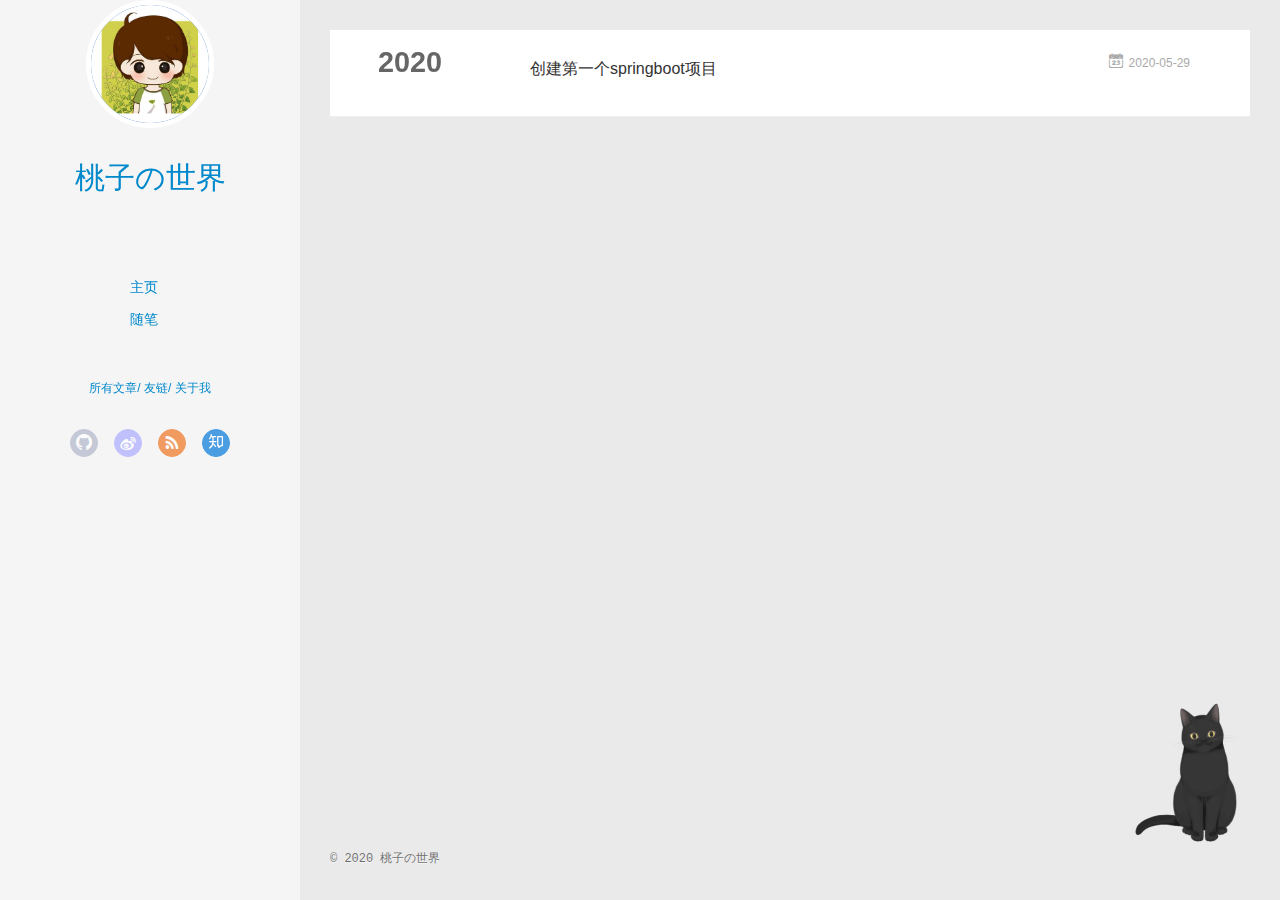
<file: archives/2020/index.html>
<!DOCTYPE html>
<html>
<head>
  <meta charset="utf-8">
  
  <meta name="renderer" content="webkit">
  <meta http-equiv="X-UA-Compatible" content="IE=edge" >
  <link rel="dns-prefetch" href="http://yoursite.com">
  <title>Archives: 2020 | taoboxiang998</title>
  <meta name="viewport" content="width=device-width, initial-scale=1, maximum-scale=1">
  <meta name="description" content="路很长要慢慢走，也许只是一个人">
<meta property="og:type" content="website">
<meta property="og:title" content="taoboxiang998">
<meta property="og:url" content="http://yoursite.com/archives/2020/index.html">
<meta property="og:site_name" content="taoboxiang998">
<meta property="og:description" content="路很长要慢慢走，也许只是一个人">
<meta property="og:locale" content="en_US">
<meta property="article:author" content="桃子の世界">
<meta name="twitter:card" content="summary">
  
    <link rel="alternative" href="/atom.xml" title="taoboxiang998" type="application/atom+xml">
  
  
    <link rel="icon" href="/img/favicon.png">
  
  <link rel="stylesheet" type="text/css" href="/./main.0cf68a.css">
  <style type="text/css">
  
    #container.show {
      background: linear-gradient(200deg,#a0cfe4,#e8c37e);
    }
  </style>
  

  

<meta name="generator" content="Hexo 4.2.1"></head>

<body>
  <div id="container" q-class="show:isCtnShow">
    <canvas id="anm-canvas" class="anm-canvas"></canvas>
    <div class="left-col" q-class="show:isShow">
      
<!--<div class="overlay" style="background: #4d4d4d"></div>-->
<div class="overlay">
	<header id="header" class="inner">
		<a href="/" class="profilepic">
			<img src="/img/timg.jpg" class="js-avatar">
		</a>
		<hgroup>
		  <h1 class="header-author"><a href="/">桃子の世界</a></h1>
		</hgroup>
		

		<nav class="header-menu">
			<ul>
			
				<li><a href="/">主页</a></li>
	        
				<li><a href="/tags/%E9%9A%8F%E7%AC%94/">随笔</a></li>
	        
			</ul>
		</nav>
		<nav class="header-smart-menu">
    		
    			
    			<a q-on="click: openSlider(e, 'innerArchive')" href="javascript:void(0)">所有文章</a>
    			
            
    			
    			<a q-on="click: openSlider(e, 'friends')" href="javascript:void(0)">友链</a>
    			
            
    			
    			<a q-on="click: openSlider(e, 'aboutme')" href="javascript:void(0)">关于我</a>
    			
            
		</nav>
		<nav class="header-nav">
			<div class="social">
				
					<a class="github" target="_blank" href="https://github.com/tbx998study" title="github"><i class="icon-github"></i></a>
		        
					<a class="weibo" target="_blank" href="https://weibo.com/u/6048652102/home?wvr=5&sudaref=graph.qq.com" title="weibo"><i class="icon-weibo"></i></a>
		        
					<a class="rss" target="_blank" href="#" title="rss"><i class="icon-rss"></i></a>
		        
					<a class="zhihu" target="_blank" href="#" title="zhihu"><i class="icon-zhihu"></i></a>
		        
			</div>
		</nav>
	</header>		
</div>

    </div>
    <div class="mid-col" q-class="show:isShow,hide:isShow|isFalse">
      
<nav id="mobile-nav">
  	<div class="overlay js-overlay" style="background: #4d4d4d"></div>
	<div class="btnctn js-mobile-btnctn">
  		<div class="slider-trigger list" q-on="click: openSlider(e)"><i class="icon icon-sort"></i></div>
	</div>
	<div class="intrude-less">
		<header id="header" class="inner">
			<div class="profilepic">
				<img src="/img/timg.jpg" class="js-avatar">
			</div>
			<hgroup>
			  <h1 class="header-author js-header-author">桃子の世界</h1>
			</hgroup>
			
			
			
				
			
				
			
			
			
			<nav class="header-nav">
				<div class="social">
					
						<a class="github" target="_blank" href="https://github.com/tbx998study" title="github"><i class="icon-github"></i></a>
			        
						<a class="weibo" target="_blank" href="https://weibo.com/u/6048652102/home?wvr=5&sudaref=graph.qq.com" title="weibo"><i class="icon-weibo"></i></a>
			        
						<a class="rss" target="_blank" href="#" title="rss"><i class="icon-rss"></i></a>
			        
						<a class="zhihu" target="_blank" href="#" title="zhihu"><i class="icon-zhihu"></i></a>
			        
				</div>
			</nav>

			<nav class="header-menu js-header-menu">
				<ul style="width: 50%">
				
				
					<li style="width: 50%"><a href="/">主页</a></li>
		        
					<li style="width: 50%"><a href="/tags/%E9%9A%8F%E7%AC%94/">随笔</a></li>
		        
				</ul>
			</nav>
		</header>				
	</div>
	<div class="mobile-mask" style="display:none" q-show="isShow"></div>
</nav>

      <div id="wrapper" class="body-wrap">
        <div class="menu-l">
          <div class="canvas-wrap">
            <canvas data-colors="#eaeaea" data-sectionHeight="100" data-contentId="js-content" id="myCanvas1" class="anm-canvas"></canvas>
          </div>
          <div id="js-content" class="content-ll">
            
  
  
    
    
      
      
      <section class="archives-wrap">
        <div class="archive-year-wrap">
          <a href="/archives/2020" class="archive-year">2020</a>
        </div>
        <div class="archives">
    
    <article class="archive-article archive-type-post">
  <div class="archive-article-inner">
    <header class="archive-article-header">
      	<div class="article-meta">
	      	<a href="/2020/05/29/%E5%88%9B%E5%BB%BA%E7%AC%AC%E4%B8%80%E4%B8%AAspringboot%E9%A1%B9%E7%9B%AE/" class="archive-article-date">
  	<time datetime="2020-05-29T13:24:28.000Z" itemprop="datePublished"><i class="icon-calendar icon"></i>2020-05-29</time>
</a>
        </div>
    	 
  
    <h1 itemprop="name">
      <a class="archive-article-title" href="/2020/05/29/%E5%88%9B%E5%BB%BA%E7%AC%AC%E4%B8%80%E4%B8%AAspringboot%E9%A1%B9%E7%9B%AE/">创建第一个springboot项目</a>
    </h1>
  

        <div class="article-info info-on-right">
          
          

        </div>
        <div class="clearfix"></div>
    </header>
  </div>
</article>
  
  
    </div></section>
  

    


          </div>
        </div>
      </div>
      <footer id="footer">
  <div class="outer">
    <div id="footer-info">
    	<div class="footer-left">
    		&copy; 2020 桃子の世界
    	</div>
      	<div class="footer-right">
			
      	</div>
    </div>
  </div>
</footer>
    </div>
    <script>
	var yiliaConfig = {
		mathjax: false,
		isHome: false,
		isPost: false,
		isArchive: true,
		isTag: false,
		isCategory: false,
		open_in_new: false,
		toc_hide_index: true,
		root: "/",
		innerArchive: true,
		showTags: false
	}
</script>

<script>!function(t){function n(e){if(r[e])return r[e].exports;var i=r[e]={exports:{},id:e,loaded:!1};return t[e].call(i.exports,i,i.exports,n),i.loaded=!0,i.exports}var r={};n.m=t,n.c=r,n.p="./",n(0)}([function(t,n,r){r(195),t.exports=r(191)},function(t,n,r){var e=r(3),i=r(52),o=r(27),u=r(28),c=r(53),f="prototype",a=function(t,n,r){var s,l,h,v,p=t&a.F,d=t&a.G,y=t&a.S,g=t&a.P,b=t&a.B,m=d?e:y?e[n]||(e[n]={}):(e[n]||{})[f],x=d?i:i[n]||(i[n]={}),w=x[f]||(x[f]={});d&&(r=n);for(s in r)l=!p&&m&&void 0!==m[s],h=(l?m:r)[s],v=b&&l?c(h,e):g&&"function"==typeof h?c(Function.call,h):h,m&&u(m,s,h,t&a.U),x[s]!=h&&o(x,s,v),g&&w[s]!=h&&(w[s]=h)};e.core=i,a.F=1,a.G=2,a.S=4,a.P=8,a.B=16,a.W=32,a.U=64,a.R=128,t.exports=a},function(t,n,r){var e=r(6);t.exports=function(t){if(!e(t))throw TypeError(t+" is not an object!");return t}},function(t,n){var r=t.exports="undefined"!=typeof window&&window.Math==Math?window:"undefined"!=typeof self&&self.Math==Math?self:Function("return this")();"number"==typeof __g&&(__g=r)},function(t,n){t.exports=function(t){try{return!!t()}catch(t){return!0}}},function(t,n){var r=t.exports="undefined"!=typeof window&&window.Math==Math?window:"undefined"!=typeof self&&self.Math==Math?self:Function("return this")();"number"==typeof __g&&(__g=r)},function(t,n){t.exports=function(t){return"object"==typeof t?null!==t:"function"==typeof t}},function(t,n,r){var e=r(126)("wks"),i=r(76),o=r(3).Symbol,u="function"==typeof o;(t.exports=function(t){return e[t]||(e[t]=u&&o[t]||(u?o:i)("Symbol."+t))}).store=e},function(t,n){var r={}.hasOwnProperty;t.exports=function(t,n){return r.call(t,n)}},function(t,n,r){var e=r(94),i=r(33);t.exports=function(t){return e(i(t))}},function(t,n,r){t.exports=!r(4)(function(){return 7!=Object.defineProperty({},"a",{get:function(){return 7}}).a})},function(t,n,r){var e=r(2),i=r(167),o=r(50),u=Object.defineProperty;n.f=r(10)?Object.defineProperty:function(t,n,r){if(e(t),n=o(n,!0),e(r),i)try{return u(t,n,r)}catch(t){}if("get"in r||"set"in r)throw TypeError("Accessors not supported!");return"value"in r&&(t[n]=r.value),t}},function(t,n,r){t.exports=!r(18)(function(){return 7!=Object.defineProperty({},"a",{get:function(){return 7}}).a})},function(t,n,r){var e=r(14),i=r(22);t.exports=r(12)?function(t,n,r){return e.f(t,n,i(1,r))}:function(t,n,r){return t[n]=r,t}},function(t,n,r){var e=r(20),i=r(58),o=r(42),u=Object.defineProperty;n.f=r(12)?Object.defineProperty:function(t,n,r){if(e(t),n=o(n,!0),e(r),i)try{return u(t,n,r)}catch(t){}if("get"in r||"set"in r)throw TypeError("Accessors not supported!");return"value"in r&&(t[n]=r.value),t}},function(t,n,r){var e=r(40)("wks"),i=r(23),o=r(5).Symbol,u="function"==typeof o;(t.exports=function(t){return e[t]||(e[t]=u&&o[t]||(u?o:i)("Symbol."+t))}).store=e},function(t,n,r){var e=r(67),i=Math.min;t.exports=function(t){return t>0?i(e(t),9007199254740991):0}},function(t,n,r){var e=r(46);t.exports=function(t){return Object(e(t))}},function(t,n){t.exports=function(t){try{return!!t()}catch(t){return!0}}},function(t,n,r){var e=r(63),i=r(34);t.exports=Object.keys||function(t){return e(t,i)}},function(t,n,r){var e=r(21);t.exports=function(t){if(!e(t))throw TypeError(t+" is not an object!");return t}},function(t,n){t.exports=function(t){return"object"==typeof t?null!==t:"function"==typeof t}},function(t,n){t.exports=function(t,n){return{enumerable:!(1&t),configurable:!(2&t),writable:!(4&t),value:n}}},function(t,n){var r=0,e=Math.random();t.exports=function(t){return"Symbol(".concat(void 0===t?"":t,")_",(++r+e).toString(36))}},function(t,n){var r={}.hasOwnProperty;t.exports=function(t,n){return r.call(t,n)}},function(t,n){var r=t.exports={version:"2.4.0"};"number"==typeof __e&&(__e=r)},function(t,n){t.exports=function(t){if("function"!=typeof t)throw TypeError(t+" is not a function!");return t}},function(t,n,r){var e=r(11),i=r(66);t.exports=r(10)?function(t,n,r){return e.f(t,n,i(1,r))}:function(t,n,r){return t[n]=r,t}},function(t,n,r){var e=r(3),i=r(27),o=r(24),u=r(76)("src"),c="toString",f=Function[c],a=(""+f).split(c);r(52).inspectSource=function(t){return f.call(t)},(t.exports=function(t,n,r,c){var f="function"==typeof r;f&&(o(r,"name")||i(r,"name",n)),t[n]!==r&&(f&&(o(r,u)||i(r,u,t[n]?""+t[n]:a.join(String(n)))),t===e?t[n]=r:c?t[n]?t[n]=r:i(t,n,r):(delete t[n],i(t,n,r)))})(Function.prototype,c,function(){return"function"==typeof this&&this[u]||f.call(this)})},function(t,n,r){var e=r(1),i=r(4),o=r(46),u=function(t,n,r,e){var i=String(o(t)),u="<"+n;return""!==r&&(u+=" "+r+'="'+String(e).replace(/"/g,"&quot;")+'"'),u+">"+i+"</"+n+">"};t.exports=function(t,n){var r={};r[t]=n(u),e(e.P+e.F*i(function(){var n=""[t]('"');return n!==n.toLowerCase()||n.split('"').length>3}),"String",r)}},function(t,n,r){var e=r(115),i=r(46);t.exports=function(t){return e(i(t))}},function(t,n,r){var e=r(116),i=r(66),o=r(30),u=r(50),c=r(24),f=r(167),a=Object.getOwnPropertyDescriptor;n.f=r(10)?a:function(t,n){if(t=o(t),n=u(n,!0),f)try{return a(t,n)}catch(t){}if(c(t,n))return i(!e.f.call(t,n),t[n])}},function(t,n,r){var e=r(24),i=r(17),o=r(145)("IE_PROTO"),u=Object.prototype;t.exports=Object.getPrototypeOf||function(t){return t=i(t),e(t,o)?t[o]:"function"==typeof t.constructor&&t instanceof t.constructor?t.constructor.prototype:t instanceof Object?u:null}},function(t,n){t.exports=function(t){if(void 0==t)throw TypeError("Can't call method on  "+t);return t}},function(t,n){t.exports="constructor,hasOwnProperty,isPrototypeOf,propertyIsEnumerable,toLocaleString,toString,valueOf".split(",")},function(t,n){t.exports={}},function(t,n){t.exports=!0},function(t,n){n.f={}.propertyIsEnumerable},function(t,n,r){var e=r(14).f,i=r(8),o=r(15)("toStringTag");t.exports=function(t,n,r){t&&!i(t=r?t:t.prototype,o)&&e(t,o,{configurable:!0,value:n})}},function(t,n,r){var e=r(40)("keys"),i=r(23);t.exports=function(t){return e[t]||(e[t]=i(t))}},function(t,n,r){var e=r(5),i="__core-js_shared__",o=e[i]||(e[i]={});t.exports=function(t){return o[t]||(o[t]={})}},function(t,n){var r=Math.ceil,e=Math.floor;t.exports=function(t){return isNaN(t=+t)?0:(t>0?e:r)(t)}},function(t,n,r){var e=r(21);t.exports=function(t,n){if(!e(t))return t;var r,i;if(n&&"function"==typeof(r=t.toString)&&!e(i=r.call(t)))return i;if("function"==typeof(r=t.valueOf)&&!e(i=r.call(t)))return i;if(!n&&"function"==typeof(r=t.toString)&&!e(i=r.call(t)))return i;throw TypeError("Can't convert object to primitive value")}},function(t,n,r){var e=r(5),i=r(25),o=r(36),u=r(44),c=r(14).f;t.exports=function(t){var n=i.Symbol||(i.Symbol=o?{}:e.Symbol||{});"_"==t.charAt(0)||t in n||c(n,t,{value:u.f(t)})}},function(t,n,r){n.f=r(15)},function(t,n){var r={}.toString;t.exports=function(t){return r.call(t).slice(8,-1)}},function(t,n){t.exports=function(t){if(void 0==t)throw TypeError("Can't call method on  "+t);return t}},function(t,n,r){var e=r(4);t.exports=function(t,n){return!!t&&e(function(){n?t.call(null,function(){},1):t.call(null)})}},function(t,n,r){var e=r(53),i=r(115),o=r(17),u=r(16),c=r(203);t.exports=function(t,n){var r=1==t,f=2==t,a=3==t,s=4==t,l=6==t,h=5==t||l,v=n||c;return function(n,c,p){for(var d,y,g=o(n),b=i(g),m=e(c,p,3),x=u(b.length),w=0,S=r?v(n,x):f?v(n,0):void 0;x>w;w++)if((h||w in b)&&(d=b[w],y=m(d,w,g),t))if(r)S[w]=y;else if(y)switch(t){case 3:return!0;case 5:return d;case 6:return w;case 2:S.push(d)}else if(s)return!1;return l?-1:a||s?s:S}}},function(t,n,r){var e=r(1),i=r(52),o=r(4);t.exports=function(t,n){var r=(i.Object||{})[t]||Object[t],u={};u[t]=n(r),e(e.S+e.F*o(function(){r(1)}),"Object",u)}},function(t,n,r){var e=r(6);t.exports=function(t,n){if(!e(t))return t;var r,i;if(n&&"function"==typeof(r=t.toString)&&!e(i=r.call(t)))return i;if("function"==typeof(r=t.valueOf)&&!e(i=r.call(t)))return i;if(!n&&"function"==typeof(r=t.toString)&&!e(i=r.call(t)))return i;throw TypeError("Can't convert object to primitive value")}},function(t,n,r){var e=r(5),i=r(25),o=r(91),u=r(13),c="prototype",f=function(t,n,r){var a,s,l,h=t&f.F,v=t&f.G,p=t&f.S,d=t&f.P,y=t&f.B,g=t&f.W,b=v?i:i[n]||(i[n]={}),m=b[c],x=v?e:p?e[n]:(e[n]||{})[c];v&&(r=n);for(a in r)(s=!h&&x&&void 0!==x[a])&&a in b||(l=s?x[a]:r[a],b[a]=v&&"function"!=typeof x[a]?r[a]:y&&s?o(l,e):g&&x[a]==l?function(t){var n=function(n,r,e){if(this instanceof t){switch(arguments.length){case 0:return new t;case 1:return new t(n);case 2:return new t(n,r)}return new t(n,r,e)}return t.apply(this,arguments)};return n[c]=t[c],n}(l):d&&"function"==typeof l?o(Function.call,l):l,d&&((b.virtual||(b.virtual={}))[a]=l,t&f.R&&m&&!m[a]&&u(m,a,l)))};f.F=1,f.G=2,f.S=4,f.P=8,f.B=16,f.W=32,f.U=64,f.R=128,t.exports=f},function(t,n){var r=t.exports={version:"2.4.0"};"number"==typeof __e&&(__e=r)},function(t,n,r){var e=r(26);t.exports=function(t,n,r){if(e(t),void 0===n)return t;switch(r){case 1:return function(r){return t.call(n,r)};case 2:return function(r,e){return t.call(n,r,e)};case 3:return function(r,e,i){return t.call(n,r,e,i)}}return function(){return t.apply(n,arguments)}}},function(t,n,r){var e=r(183),i=r(1),o=r(126)("metadata"),u=o.store||(o.store=new(r(186))),c=function(t,n,r){var i=u.get(t);if(!i){if(!r)return;u.set(t,i=new e)}var o=i.get(n);if(!o){if(!r)return;i.set(n,o=new e)}return o},f=function(t,n,r){var e=c(n,r,!1);return void 0!==e&&e.has(t)},a=function(t,n,r){var e=c(n,r,!1);return void 0===e?void 0:e.get(t)},s=function(t,n,r,e){c(r,e,!0).set(t,n)},l=function(t,n){var r=c(t,n,!1),e=[];return r&&r.forEach(function(t,n){e.push(n)}),e},h=function(t){return void 0===t||"symbol"==typeof t?t:String(t)},v=function(t){i(i.S,"Reflect",t)};t.exports={store:u,map:c,has:f,get:a,set:s,keys:l,key:h,exp:v}},function(t,n,r){"use strict";if(r(10)){var e=r(69),i=r(3),o=r(4),u=r(1),c=r(127),f=r(152),a=r(53),s=r(68),l=r(66),h=r(27),v=r(73),p=r(67),d=r(16),y=r(75),g=r(50),b=r(24),m=r(180),x=r(114),w=r(6),S=r(17),_=r(137),O=r(70),E=r(32),P=r(71).f,j=r(154),F=r(76),M=r(7),A=r(48),N=r(117),T=r(146),I=r(155),k=r(80),L=r(123),R=r(74),C=r(130),D=r(160),U=r(11),W=r(31),G=U.f,B=W.f,V=i.RangeError,z=i.TypeError,q=i.Uint8Array,K="ArrayBuffer",J="Shared"+K,Y="BYTES_PER_ELEMENT",H="prototype",$=Array[H],X=f.ArrayBuffer,Q=f.DataView,Z=A(0),tt=A(2),nt=A(3),rt=A(4),et=A(5),it=A(6),ot=N(!0),ut=N(!1),ct=I.values,ft=I.keys,at=I.entries,st=$.lastIndexOf,lt=$.reduce,ht=$.reduceRight,vt=$.join,pt=$.sort,dt=$.slice,yt=$.toString,gt=$.toLocaleString,bt=M("iterator"),mt=M("toStringTag"),xt=F("typed_constructor"),wt=F("def_constructor"),St=c.CONSTR,_t=c.TYPED,Ot=c.VIEW,Et="Wrong length!",Pt=A(1,function(t,n){return Tt(T(t,t[wt]),n)}),jt=o(function(){return 1===new q(new Uint16Array([1]).buffer)[0]}),Ft=!!q&&!!q[H].set&&o(function(){new q(1).set({})}),Mt=function(t,n){if(void 0===t)throw z(Et);var r=+t,e=d(t);if(n&&!m(r,e))throw V(Et);return e},At=function(t,n){var r=p(t);if(r<0||r%n)throw V("Wrong offset!");return r},Nt=function(t){if(w(t)&&_t in t)return t;throw z(t+" is not a typed array!")},Tt=function(t,n){if(!(w(t)&&xt in t))throw z("It is not a typed array constructor!");return new t(n)},It=function(t,n){return kt(T(t,t[wt]),n)},kt=function(t,n){for(var r=0,e=n.length,i=Tt(t,e);e>r;)i[r]=n[r++];return i},Lt=function(t,n,r){G(t,n,{get:function(){return this._d[r]}})},Rt=function(t){var n,r,e,i,o,u,c=S(t),f=arguments.length,s=f>1?arguments[1]:void 0,l=void 0!==s,h=j(c);if(void 0!=h&&!_(h)){for(u=h.call(c),e=[],n=0;!(o=u.next()).done;n++)e.push(o.value);c=e}for(l&&f>2&&(s=a(s,arguments[2],2)),n=0,r=d(c.length),i=Tt(this,r);r>n;n++)i[n]=l?s(c[n],n):c[n];return i},Ct=function(){for(var t=0,n=arguments.length,r=Tt(this,n);n>t;)r[t]=arguments[t++];return r},Dt=!!q&&o(function(){gt.call(new q(1))}),Ut=function(){return gt.apply(Dt?dt.call(Nt(this)):Nt(this),arguments)},Wt={copyWithin:function(t,n){return D.call(Nt(this),t,n,arguments.length>2?arguments[2]:void 0)},every:function(t){return rt(Nt(this),t,arguments.length>1?arguments[1]:void 0)},fill:function(t){return C.apply(Nt(this),arguments)},filter:function(t){return It(this,tt(Nt(this),t,arguments.length>1?arguments[1]:void 0))},find:function(t){return et(Nt(this),t,arguments.length>1?arguments[1]:void 0)},findIndex:function(t){return it(Nt(this),t,arguments.length>1?arguments[1]:void 0)},forEach:function(t){Z(Nt(this),t,arguments.length>1?arguments[1]:void 0)},indexOf:function(t){return ut(Nt(this),t,arguments.length>1?arguments[1]:void 0)},includes:function(t){return ot(Nt(this),t,arguments.length>1?arguments[1]:void 0)},join:function(t){return vt.apply(Nt(this),arguments)},lastIndexOf:function(t){return st.apply(Nt(this),arguments)},map:function(t){return Pt(Nt(this),t,arguments.length>1?arguments[1]:void 0)},reduce:function(t){return lt.apply(Nt(this),arguments)},reduceRight:function(t){return ht.apply(Nt(this),arguments)},reverse:function(){for(var t,n=this,r=Nt(n).length,e=Math.floor(r/2),i=0;i<e;)t=n[i],n[i++]=n[--r],n[r]=t;return n},some:function(t){return nt(Nt(this),t,arguments.length>1?arguments[1]:void 0)},sort:function(t){return pt.call(Nt(this),t)},subarray:function(t,n){var r=Nt(this),e=r.length,i=y(t,e);return new(T(r,r[wt]))(r.buffer,r.byteOffset+i*r.BYTES_PER_ELEMENT,d((void 0===n?e:y(n,e))-i))}},Gt=function(t,n){return It(this,dt.call(Nt(this),t,n))},Bt=function(t){Nt(this);var n=At(arguments[1],1),r=this.length,e=S(t),i=d(e.length),o=0;if(i+n>r)throw V(Et);for(;o<i;)this[n+o]=e[o++]},Vt={entries:function(){return at.call(Nt(this))},keys:function(){return ft.call(Nt(this))},values:function(){return ct.call(Nt(this))}},zt=function(t,n){return w(t)&&t[_t]&&"symbol"!=typeof n&&n in t&&String(+n)==String(n)},qt=function(t,n){return zt(t,n=g(n,!0))?l(2,t[n]):B(t,n)},Kt=function(t,n,r){return!(zt(t,n=g(n,!0))&&w(r)&&b(r,"value"))||b(r,"get")||b(r,"set")||r.configurable||b(r,"writable")&&!r.writable||b(r,"enumerable")&&!r.enumerable?G(t,n,r):(t[n]=r.value,t)};St||(W.f=qt,U.f=Kt),u(u.S+u.F*!St,"Object",{getOwnPropertyDescriptor:qt,defineProperty:Kt}),o(function(){yt.call({})})&&(yt=gt=function(){return vt.call(this)});var Jt=v({},Wt);v(Jt,Vt),h(Jt,bt,Vt.values),v(Jt,{slice:Gt,set:Bt,constructor:function(){},toString:yt,toLocaleString:Ut}),Lt(Jt,"buffer","b"),Lt(Jt,"byteOffset","o"),Lt(Jt,"byteLength","l"),Lt(Jt,"length","e"),G(Jt,mt,{get:function(){return this[_t]}}),t.exports=function(t,n,r,f){f=!!f;var a=t+(f?"Clamped":"")+"Array",l="Uint8Array"!=a,v="get"+t,p="set"+t,y=i[a],g=y||{},b=y&&E(y),m=!y||!c.ABV,S={},_=y&&y[H],j=function(t,r){var e=t._d;return e.v[v](r*n+e.o,jt)},F=function(t,r,e){var i=t._d;f&&(e=(e=Math.round(e))<0?0:e>255?255:255&e),i.v[p](r*n+i.o,e,jt)},M=function(t,n){G(t,n,{get:function(){return j(this,n)},set:function(t){return F(this,n,t)},enumerable:!0})};m?(y=r(function(t,r,e,i){s(t,y,a,"_d");var o,u,c,f,l=0,v=0;if(w(r)){if(!(r instanceof X||(f=x(r))==K||f==J))return _t in r?kt(y,r):Rt.call(y,r);o=r,v=At(e,n);var p=r.byteLength;if(void 0===i){if(p%n)throw V(Et);if((u=p-v)<0)throw V(Et)}else if((u=d(i)*n)+v>p)throw V(Et);c=u/n}else c=Mt(r,!0),u=c*n,o=new X(u);for(h(t,"_d",{b:o,o:v,l:u,e:c,v:new Q(o)});l<c;)M(t,l++)}),_=y[H]=O(Jt),h(_,"constructor",y)):L(function(t){new y(null),new y(t)},!0)||(y=r(function(t,r,e,i){s(t,y,a);var o;return w(r)?r instanceof X||(o=x(r))==K||o==J?void 0!==i?new g(r,At(e,n),i):void 0!==e?new g(r,At(e,n)):new g(r):_t in r?kt(y,r):Rt.call(y,r):new g(Mt(r,l))}),Z(b!==Function.prototype?P(g).concat(P(b)):P(g),function(t){t in y||h(y,t,g[t])}),y[H]=_,e||(_.constructor=y));var A=_[bt],N=!!A&&("values"==A.name||void 0==A.name),T=Vt.values;h(y,xt,!0),h(_,_t,a),h(_,Ot,!0),h(_,wt,y),(f?new y(1)[mt]==a:mt in _)||G(_,mt,{get:function(){return a}}),S[a]=y,u(u.G+u.W+u.F*(y!=g),S),u(u.S,a,{BYTES_PER_ELEMENT:n,from:Rt,of:Ct}),Y in _||h(_,Y,n),u(u.P,a,Wt),R(a),u(u.P+u.F*Ft,a,{set:Bt}),u(u.P+u.F*!N,a,Vt),u(u.P+u.F*(_.toString!=yt),a,{toString:yt}),u(u.P+u.F*o(function(){new y(1).slice()}),a,{slice:Gt}),u(u.P+u.F*(o(function(){return[1,2].toLocaleString()!=new y([1,2]).toLocaleString()})||!o(function(){_.toLocaleString.call([1,2])})),a,{toLocaleString:Ut}),k[a]=N?A:T,e||N||h(_,bt,T)}}else t.exports=function(){}},function(t,n){var r={}.toString;t.exports=function(t){return r.call(t).slice(8,-1)}},function(t,n,r){var e=r(21),i=r(5).document,o=e(i)&&e(i.createElement);t.exports=function(t){return o?i.createElement(t):{}}},function(t,n,r){t.exports=!r(12)&&!r(18)(function(){return 7!=Object.defineProperty(r(57)("div"),"a",{get:function(){return 7}}).a})},function(t,n,r){"use strict";var e=r(36),i=r(51),o=r(64),u=r(13),c=r(8),f=r(35),a=r(96),s=r(38),l=r(103),h=r(15)("iterator"),v=!([].keys&&"next"in[].keys()),p="keys",d="values",y=function(){return this};t.exports=function(t,n,r,g,b,m,x){a(r,n,g);var w,S,_,O=function(t){if(!v&&t in F)return F[t];switch(t){case p:case d:return function(){return new r(this,t)}}return function(){return new r(this,t)}},E=n+" Iterator",P=b==d,j=!1,F=t.prototype,M=F[h]||F["@@iterator"]||b&&F[b],A=M||O(b),N=b?P?O("entries"):A:void 0,T="Array"==n?F.entries||M:M;if(T&&(_=l(T.call(new t)))!==Object.prototype&&(s(_,E,!0),e||c(_,h)||u(_,h,y)),P&&M&&M.name!==d&&(j=!0,A=function(){return M.call(this)}),e&&!x||!v&&!j&&F[h]||u(F,h,A),f[n]=A,f[E]=y,b)if(w={values:P?A:O(d),keys:m?A:O(p),entries:N},x)for(S in w)S in F||o(F,S,w[S]);else i(i.P+i.F*(v||j),n,w);return w}},function(t,n,r){var e=r(20),i=r(100),o=r(34),u=r(39)("IE_PROTO"),c=function(){},f="prototype",a=function(){var t,n=r(57)("iframe"),e=o.length;for(n.style.display="none",r(93).appendChild(n),n.src="javascript:",t=n.contentWindow.document,t.open(),t.write("<script>document.F=Object<\/script>"),t.close(),a=t.F;e--;)delete a[f][o[e]];return a()};t.exports=Object.create||function(t,n){var r;return null!==t?(c[f]=e(t),r=new c,c[f]=null,r[u]=t):r=a(),void 0===n?r:i(r,n)}},function(t,n,r){var e=r(63),i=r(34).concat("length","prototype");n.f=Object.getOwnPropertyNames||function(t){return e(t,i)}},function(t,n){n.f=Object.getOwnPropertySymbols},function(t,n,r){var e=r(8),i=r(9),o=r(90)(!1),u=r(39)("IE_PROTO");t.exports=function(t,n){var r,c=i(t),f=0,a=[];for(r in c)r!=u&&e(c,r)&&a.push(r);for(;n.length>f;)e(c,r=n[f++])&&(~o(a,r)||a.push(r));return a}},function(t,n,r){t.exports=r(13)},function(t,n,r){var e=r(76)("meta"),i=r(6),o=r(24),u=r(11).f,c=0,f=Object.isExtensible||function(){return!0},a=!r(4)(function(){return f(Object.preventExtensions({}))}),s=function(t){u(t,e,{value:{i:"O"+ ++c,w:{}}})},l=function(t,n){if(!i(t))return"symbol"==typeof t?t:("string"==typeof t?"S":"P")+t;if(!o(t,e)){if(!f(t))return"F";if(!n)return"E";s(t)}return t[e].i},h=function(t,n){if(!o(t,e)){if(!f(t))return!0;if(!n)return!1;s(t)}return t[e].w},v=function(t){return a&&p.NEED&&f(t)&&!o(t,e)&&s(t),t},p=t.exports={KEY:e,NEED:!1,fastKey:l,getWeak:h,onFreeze:v}},function(t,n){t.exports=function(t,n){return{enumerable:!(1&t),configurable:!(2&t),writable:!(4&t),value:n}}},function(t,n){var r=Math.ceil,e=Math.floor;t.exports=function(t){return isNaN(t=+t)?0:(t>0?e:r)(t)}},function(t,n){t.exports=function(t,n,r,e){if(!(t instanceof n)||void 0!==e&&e in t)throw TypeError(r+": incorrect invocation!");return t}},function(t,n){t.exports=!1},function(t,n,r){var e=r(2),i=r(173),o=r(133),u=r(145)("IE_PROTO"),c=function(){},f="prototype",a=function(){var t,n=r(132)("iframe"),e=o.length;for(n.style.display="none",r(135).appendChild(n),n.src="javascript:",t=n.contentWindow.document,t.open(),t.write("<script>document.F=Object<\/script>"),t.close(),a=t.F;e--;)delete a[f][o[e]];return a()};t.exports=Object.create||function(t,n){var r;return null!==t?(c[f]=e(t),r=new c,c[f]=null,r[u]=t):r=a(),void 0===n?r:i(r,n)}},function(t,n,r){var e=r(175),i=r(133).concat("length","prototype");n.f=Object.getOwnPropertyNames||function(t){return e(t,i)}},function(t,n,r){var e=r(175),i=r(133);t.exports=Object.keys||function(t){return e(t,i)}},function(t,n,r){var e=r(28);t.exports=function(t,n,r){for(var i in n)e(t,i,n[i],r);return t}},function(t,n,r){"use strict";var e=r(3),i=r(11),o=r(10),u=r(7)("species");t.exports=function(t){var n=e[t];o&&n&&!n[u]&&i.f(n,u,{configurable:!0,get:function(){return this}})}},function(t,n,r){var e=r(67),i=Math.max,o=Math.min;t.exports=function(t,n){return t=e(t),t<0?i(t+n,0):o(t,n)}},function(t,n){var r=0,e=Math.random();t.exports=function(t){return"Symbol(".concat(void 0===t?"":t,")_",(++r+e).toString(36))}},function(t,n,r){var e=r(33);t.exports=function(t){return Object(e(t))}},function(t,n,r){var e=r(7)("unscopables"),i=Array.prototype;void 0==i[e]&&r(27)(i,e,{}),t.exports=function(t){i[e][t]=!0}},function(t,n,r){var e=r(53),i=r(169),o=r(137),u=r(2),c=r(16),f=r(154),a={},s={},n=t.exports=function(t,n,r,l,h){var v,p,d,y,g=h?function(){return t}:f(t),b=e(r,l,n?2:1),m=0;if("function"!=typeof g)throw TypeError(t+" is not iterable!");if(o(g)){for(v=c(t.length);v>m;m++)if((y=n?b(u(p=t[m])[0],p[1]):b(t[m]))===a||y===s)return y}else for(d=g.call(t);!(p=d.next()).done;)if((y=i(d,b,p.value,n))===a||y===s)return y};n.BREAK=a,n.RETURN=s},function(t,n){t.exports={}},function(t,n,r){var e=r(11).f,i=r(24),o=r(7)("toStringTag");t.exports=function(t,n,r){t&&!i(t=r?t:t.prototype,o)&&e(t,o,{configurable:!0,value:n})}},function(t,n,r){var e=r(1),i=r(46),o=r(4),u=r(150),c="["+u+"]",f="​",a=RegExp("^"+c+c+"*"),s=RegExp(c+c+"*$"),l=function(t,n,r){var i={},c=o(function(){return!!u[t]()||f[t]()!=f}),a=i[t]=c?n(h):u[t];r&&(i[r]=a),e(e.P+e.F*c,"String",i)},h=l.trim=function(t,n){return t=String(i(t)),1&n&&(t=t.replace(a,"")),2&n&&(t=t.replace(s,"")),t};t.exports=l},function(t,n,r){t.exports={default:r(86),__esModule:!0}},function(t,n,r){t.exports={default:r(87),__esModule:!0}},function(t,n,r){"use strict";function e(t){return t&&t.__esModule?t:{default:t}}n.__esModule=!0;var i=r(84),o=e(i),u=r(83),c=e(u),f="function"==typeof c.default&&"symbol"==typeof o.default?function(t){return typeof t}:function(t){return t&&"function"==typeof c.default&&t.constructor===c.default&&t!==c.default.prototype?"symbol":typeof t};n.default="function"==typeof c.default&&"symbol"===f(o.default)?function(t){return void 0===t?"undefined":f(t)}:function(t){return t&&"function"==typeof c.default&&t.constructor===c.default&&t!==c.default.prototype?"symbol":void 0===t?"undefined":f(t)}},function(t,n,r){r(110),r(108),r(111),r(112),t.exports=r(25).Symbol},function(t,n,r){r(109),r(113),t.exports=r(44).f("iterator")},function(t,n){t.exports=function(t){if("function"!=typeof t)throw TypeError(t+" is not a function!");return t}},function(t,n){t.exports=function(){}},function(t,n,r){var e=r(9),i=r(106),o=r(105);t.exports=function(t){return function(n,r,u){var c,f=e(n),a=i(f.length),s=o(u,a);if(t&&r!=r){for(;a>s;)if((c=f[s++])!=c)return!0}else for(;a>s;s++)if((t||s in f)&&f[s]===r)return t||s||0;return!t&&-1}}},function(t,n,r){var e=r(88);t.exports=function(t,n,r){if(e(t),void 0===n)return t;switch(r){case 1:return function(r){return t.call(n,r)};case 2:return function(r,e){return t.call(n,r,e)};case 3:return function(r,e,i){return t.call(n,r,e,i)}}return function(){return t.apply(n,arguments)}}},function(t,n,r){var e=r(19),i=r(62),o=r(37);t.exports=function(t){var n=e(t),r=i.f;if(r)for(var u,c=r(t),f=o.f,a=0;c.length>a;)f.call(t,u=c[a++])&&n.push(u);return n}},function(t,n,r){t.exports=r(5).document&&document.documentElement},function(t,n,r){var e=r(56);t.exports=Object("z").propertyIsEnumerable(0)?Object:function(t){return"String"==e(t)?t.split(""):Object(t)}},function(t,n,r){var e=r(56);t.exports=Array.isArray||function(t){return"Array"==e(t)}},function(t,n,r){"use strict";var e=r(60),i=r(22),o=r(38),u={};r(13)(u,r(15)("iterator"),function(){return this}),t.exports=function(t,n,r){t.prototype=e(u,{next:i(1,r)}),o(t,n+" Iterator")}},function(t,n){t.exports=function(t,n){return{value:n,done:!!t}}},function(t,n,r){var e=r(19),i=r(9);t.exports=function(t,n){for(var r,o=i(t),u=e(o),c=u.length,f=0;c>f;)if(o[r=u[f++]]===n)return r}},function(t,n,r){var e=r(23)("meta"),i=r(21),o=r(8),u=r(14).f,c=0,f=Object.isExtensible||function(){return!0},a=!r(18)(function(){return f(Object.preventExtensions({}))}),s=function(t){u(t,e,{value:{i:"O"+ ++c,w:{}}})},l=function(t,n){if(!i(t))return"symbol"==typeof t?t:("string"==typeof t?"S":"P")+t;if(!o(t,e)){if(!f(t))return"F";if(!n)return"E";s(t)}return t[e].i},h=function(t,n){if(!o(t,e)){if(!f(t))return!0;if(!n)return!1;s(t)}return t[e].w},v=function(t){return a&&p.NEED&&f(t)&&!o(t,e)&&s(t),t},p=t.exports={KEY:e,NEED:!1,fastKey:l,getWeak:h,onFreeze:v}},function(t,n,r){var e=r(14),i=r(20),o=r(19);t.exports=r(12)?Object.defineProperties:function(t,n){i(t);for(var r,u=o(n),c=u.length,f=0;c>f;)e.f(t,r=u[f++],n[r]);return t}},function(t,n,r){var e=r(37),i=r(22),o=r(9),u=r(42),c=r(8),f=r(58),a=Object.getOwnPropertyDescriptor;n.f=r(12)?a:function(t,n){if(t=o(t),n=u(n,!0),f)try{return a(t,n)}catch(t){}if(c(t,n))return i(!e.f.call(t,n),t[n])}},function(t,n,r){var e=r(9),i=r(61).f,o={}.toString,u="object"==typeof window&&window&&Object.getOwnPropertyNames?Object.getOwnPropertyNames(window):[],c=function(t){try{return i(t)}catch(t){return u.slice()}};t.exports.f=function(t){return u&&"[object Window]"==o.call(t)?c(t):i(e(t))}},function(t,n,r){var e=r(8),i=r(77),o=r(39)("IE_PROTO"),u=Object.prototype;t.exports=Object.getPrototypeOf||function(t){return t=i(t),e(t,o)?t[o]:"function"==typeof t.constructor&&t instanceof t.constructor?t.constructor.prototype:t instanceof Object?u:null}},function(t,n,r){var e=r(41),i=r(33);t.exports=function(t){return function(n,r){var o,u,c=String(i(n)),f=e(r),a=c.length;return f<0||f>=a?t?"":void 0:(o=c.charCodeAt(f),o<55296||o>56319||f+1===a||(u=c.charCodeAt(f+1))<56320||u>57343?t?c.charAt(f):o:t?c.slice(f,f+2):u-56320+(o-55296<<10)+65536)}}},function(t,n,r){var e=r(41),i=Math.max,o=Math.min;t.exports=function(t,n){return t=e(t),t<0?i(t+n,0):o(t,n)}},function(t,n,r){var e=r(41),i=Math.min;t.exports=function(t){return t>0?i(e(t),9007199254740991):0}},function(t,n,r){"use strict";var e=r(89),i=r(97),o=r(35),u=r(9);t.exports=r(59)(Array,"Array",function(t,n){this._t=u(t),this._i=0,this._k=n},function(){var t=this._t,n=this._k,r=this._i++;return!t||r>=t.length?(this._t=void 0,i(1)):"keys"==n?i(0,r):"values"==n?i(0,t[r]):i(0,[r,t[r]])},"values"),o.Arguments=o.Array,e("keys"),e("values"),e("entries")},function(t,n){},function(t,n,r){"use strict";var e=r(104)(!0);r(59)(String,"String",function(t){this._t=String(t),this._i=0},function(){var t,n=this._t,r=this._i;return r>=n.length?{value:void 0,done:!0}:(t=e(n,r),this._i+=t.length,{value:t,done:!1})})},function(t,n,r){"use strict";var e=r(5),i=r(8),o=r(12),u=r(51),c=r(64),f=r(99).KEY,a=r(18),s=r(40),l=r(38),h=r(23),v=r(15),p=r(44),d=r(43),y=r(98),g=r(92),b=r(95),m=r(20),x=r(9),w=r(42),S=r(22),_=r(60),O=r(102),E=r(101),P=r(14),j=r(19),F=E.f,M=P.f,A=O.f,N=e.Symbol,T=e.JSON,I=T&&T.stringify,k="prototype",L=v("_hidden"),R=v("toPrimitive"),C={}.propertyIsEnumerable,D=s("symbol-registry"),U=s("symbols"),W=s("op-symbols"),G=Object[k],B="function"==typeof N,V=e.QObject,z=!V||!V[k]||!V[k].findChild,q=o&&a(function(){return 7!=_(M({},"a",{get:function(){return M(this,"a",{value:7}).a}})).a})?function(t,n,r){var e=F(G,n);e&&delete G[n],M(t,n,r),e&&t!==G&&M(G,n,e)}:M,K=function(t){var n=U[t]=_(N[k]);return n._k=t,n},J=B&&"symbol"==typeof N.iterator?function(t){return"symbol"==typeof t}:function(t){return t instanceof N},Y=function(t,n,r){return t===G&&Y(W,n,r),m(t),n=w(n,!0),m(r),i(U,n)?(r.enumerable?(i(t,L)&&t[L][n]&&(t[L][n]=!1),r=_(r,{enumerable:S(0,!1)})):(i(t,L)||M(t,L,S(1,{})),t[L][n]=!0),q(t,n,r)):M(t,n,r)},H=function(t,n){m(t);for(var r,e=g(n=x(n)),i=0,o=e.length;o>i;)Y(t,r=e[i++],n[r]);return t},$=function(t,n){return void 0===n?_(t):H(_(t),n)},X=function(t){var n=C.call(this,t=w(t,!0));return!(this===G&&i(U,t)&&!i(W,t))&&(!(n||!i(this,t)||!i(U,t)||i(this,L)&&this[L][t])||n)},Q=function(t,n){if(t=x(t),n=w(n,!0),t!==G||!i(U,n)||i(W,n)){var r=F(t,n);return!r||!i(U,n)||i(t,L)&&t[L][n]||(r.enumerable=!0),r}},Z=function(t){for(var n,r=A(x(t)),e=[],o=0;r.length>o;)i(U,n=r[o++])||n==L||n==f||e.push(n);return e},tt=function(t){for(var n,r=t===G,e=A(r?W:x(t)),o=[],u=0;e.length>u;)!i(U,n=e[u++])||r&&!i(G,n)||o.push(U[n]);return o};B||(N=function(){if(this instanceof N)throw TypeError("Symbol is not a constructor!");var t=h(arguments.length>0?arguments[0]:void 0),n=function(r){this===G&&n.call(W,r),i(this,L)&&i(this[L],t)&&(this[L][t]=!1),q(this,t,S(1,r))};return o&&z&&q(G,t,{configurable:!0,set:n}),K(t)},c(N[k],"toString",function(){return this._k}),E.f=Q,P.f=Y,r(61).f=O.f=Z,r(37).f=X,r(62).f=tt,o&&!r(36)&&c(G,"propertyIsEnumerable",X,!0),p.f=function(t){return K(v(t))}),u(u.G+u.W+u.F*!B,{Symbol:N});for(var nt="hasInstance,isConcatSpreadable,iterator,match,replace,search,species,split,toPrimitive,toStringTag,unscopables".split(","),rt=0;nt.length>rt;)v(nt[rt++]);for(var nt=j(v.store),rt=0;nt.length>rt;)d(nt[rt++]);u(u.S+u.F*!B,"Symbol",{for:function(t){return i(D,t+="")?D[t]:D[t]=N(t)},keyFor:function(t){if(J(t))return y(D,t);throw TypeError(t+" is not a symbol!")},useSetter:function(){z=!0},useSimple:function(){z=!1}}),u(u.S+u.F*!B,"Object",{create:$,defineProperty:Y,defineProperties:H,getOwnPropertyDescriptor:Q,getOwnPropertyNames:Z,getOwnPropertySymbols:tt}),T&&u(u.S+u.F*(!B||a(function(){var t=N();return"[null]"!=I([t])||"{}"!=I({a:t})||"{}"!=I(Object(t))})),"JSON",{stringify:function(t){if(void 0!==t&&!J(t)){for(var n,r,e=[t],i=1;arguments.length>i;)e.push(arguments[i++]);return n=e[1],"function"==typeof n&&(r=n),!r&&b(n)||(n=function(t,n){if(r&&(n=r.call(this,t,n)),!J(n))return n}),e[1]=n,I.apply(T,e)}}}),N[k][R]||r(13)(N[k],R,N[k].valueOf),l(N,"Symbol"),l(Math,"Math",!0),l(e.JSON,"JSON",!0)},function(t,n,r){r(43)("asyncIterator")},function(t,n,r){r(43)("observable")},function(t,n,r){r(107);for(var e=r(5),i=r(13),o=r(35),u=r(15)("toStringTag"),c=["NodeList","DOMTokenList","MediaList","StyleSheetList","CSSRuleList"],f=0;f<5;f++){var a=c[f],s=e[a],l=s&&s.prototype;l&&!l[u]&&i(l,u,a),o[a]=o.Array}},function(t,n,r){var e=r(45),i=r(7)("toStringTag"),o="Arguments"==e(function(){return arguments}()),u=function(t,n){try{return t[n]}catch(t){}};t.exports=function(t){var n,r,c;return void 0===t?"Undefined":null===t?"Null":"string"==typeof(r=u(n=Object(t),i))?r:o?e(n):"Object"==(c=e(n))&&"function"==typeof n.callee?"Arguments":c}},function(t,n,r){var e=r(45);t.exports=Object("z").propertyIsEnumerable(0)?Object:function(t){return"String"==e(t)?t.split(""):Object(t)}},function(t,n){n.f={}.propertyIsEnumerable},function(t,n,r){var e=r(30),i=r(16),o=r(75);t.exports=function(t){return function(n,r,u){var c,f=e(n),a=i(f.length),s=o(u,a);if(t&&r!=r){for(;a>s;)if((c=f[s++])!=c)return!0}else for(;a>s;s++)if((t||s in f)&&f[s]===r)return t||s||0;return!t&&-1}}},function(t,n,r){"use strict";var e=r(3),i=r(1),o=r(28),u=r(73),c=r(65),f=r(79),a=r(68),s=r(6),l=r(4),h=r(123),v=r(81),p=r(136);t.exports=function(t,n,r,d,y,g){var b=e[t],m=b,x=y?"set":"add",w=m&&m.prototype,S={},_=function(t){var n=w[t];o(w,t,"delete"==t?function(t){return!(g&&!s(t))&&n.call(this,0===t?0:t)}:"has"==t?function(t){return!(g&&!s(t))&&n.call(this,0===t?0:t)}:"get"==t?function(t){return g&&!s(t)?void 0:n.call(this,0===t?0:t)}:"add"==t?function(t){return n.call(this,0===t?0:t),this}:function(t,r){return n.call(this,0===t?0:t,r),this})};if("function"==typeof m&&(g||w.forEach&&!l(function(){(new m).entries().next()}))){var O=new m,E=O[x](g?{}:-0,1)!=O,P=l(function(){O.has(1)}),j=h(function(t){new m(t)}),F=!g&&l(function(){for(var t=new m,n=5;n--;)t[x](n,n);return!t.has(-0)});j||(m=n(function(n,r){a(n,m,t);var e=p(new b,n,m);return void 0!=r&&f(r,y,e[x],e),e}),m.prototype=w,w.constructor=m),(P||F)&&(_("delete"),_("has"),y&&_("get")),(F||E)&&_(x),g&&w.clear&&delete w.clear}else m=d.getConstructor(n,t,y,x),u(m.prototype,r),c.NEED=!0;return v(m,t),S[t]=m,i(i.G+i.W+i.F*(m!=b),S),g||d.setStrong(m,t,y),m}},function(t,n,r){"use strict";var e=r(27),i=r(28),o=r(4),u=r(46),c=r(7);t.exports=function(t,n,r){var f=c(t),a=r(u,f,""[t]),s=a[0],l=a[1];o(function(){var n={};return n[f]=function(){return 7},7!=""[t](n)})&&(i(String.prototype,t,s),e(RegExp.prototype,f,2==n?function(t,n){return l.call(t,this,n)}:function(t){return l.call(t,this)}))}
},function(t,n,r){"use strict";var e=r(2);t.exports=function(){var t=e(this),n="";return t.global&&(n+="g"),t.ignoreCase&&(n+="i"),t.multiline&&(n+="m"),t.unicode&&(n+="u"),t.sticky&&(n+="y"),n}},function(t,n){t.exports=function(t,n,r){var e=void 0===r;switch(n.length){case 0:return e?t():t.call(r);case 1:return e?t(n[0]):t.call(r,n[0]);case 2:return e?t(n[0],n[1]):t.call(r,n[0],n[1]);case 3:return e?t(n[0],n[1],n[2]):t.call(r,n[0],n[1],n[2]);case 4:return e?t(n[0],n[1],n[2],n[3]):t.call(r,n[0],n[1],n[2],n[3])}return t.apply(r,n)}},function(t,n,r){var e=r(6),i=r(45),o=r(7)("match");t.exports=function(t){var n;return e(t)&&(void 0!==(n=t[o])?!!n:"RegExp"==i(t))}},function(t,n,r){var e=r(7)("iterator"),i=!1;try{var o=[7][e]();o.return=function(){i=!0},Array.from(o,function(){throw 2})}catch(t){}t.exports=function(t,n){if(!n&&!i)return!1;var r=!1;try{var o=[7],u=o[e]();u.next=function(){return{done:r=!0}},o[e]=function(){return u},t(o)}catch(t){}return r}},function(t,n,r){t.exports=r(69)||!r(4)(function(){var t=Math.random();__defineSetter__.call(null,t,function(){}),delete r(3)[t]})},function(t,n){n.f=Object.getOwnPropertySymbols},function(t,n,r){var e=r(3),i="__core-js_shared__",o=e[i]||(e[i]={});t.exports=function(t){return o[t]||(o[t]={})}},function(t,n,r){for(var e,i=r(3),o=r(27),u=r(76),c=u("typed_array"),f=u("view"),a=!(!i.ArrayBuffer||!i.DataView),s=a,l=0,h="Int8Array,Uint8Array,Uint8ClampedArray,Int16Array,Uint16Array,Int32Array,Uint32Array,Float32Array,Float64Array".split(",");l<9;)(e=i[h[l++]])?(o(e.prototype,c,!0),o(e.prototype,f,!0)):s=!1;t.exports={ABV:a,CONSTR:s,TYPED:c,VIEW:f}},function(t,n){"use strict";var r={versions:function(){var t=window.navigator.userAgent;return{trident:t.indexOf("Trident")>-1,presto:t.indexOf("Presto")>-1,webKit:t.indexOf("AppleWebKit")>-1,gecko:t.indexOf("Gecko")>-1&&-1==t.indexOf("KHTML"),mobile:!!t.match(/AppleWebKit.*Mobile.*/),ios:!!t.match(/\(i[^;]+;( U;)? CPU.+Mac OS X/),android:t.indexOf("Android")>-1||t.indexOf("Linux")>-1,iPhone:t.indexOf("iPhone")>-1||t.indexOf("Mac")>-1,iPad:t.indexOf("iPad")>-1,webApp:-1==t.indexOf("Safari"),weixin:-1==t.indexOf("MicroMessenger")}}()};t.exports=r},function(t,n,r){"use strict";var e=r(85),i=function(t){return t&&t.__esModule?t:{default:t}}(e),o=function(){function t(t,n,e){return n||e?String.fromCharCode(n||e):r[t]||t}function n(t){return e[t]}var r={"&quot;":'"',"&lt;":"<","&gt;":">","&amp;":"&","&nbsp;":" "},e={};for(var u in r)e[r[u]]=u;return r["&apos;"]="'",e["'"]="&#39;",{encode:function(t){return t?(""+t).replace(/['<> "&]/g,n).replace(/\r?\n/g,"<br/>").replace(/\s/g,"&nbsp;"):""},decode:function(n){return n?(""+n).replace(/<br\s*\/?>/gi,"\n").replace(/&quot;|&lt;|&gt;|&amp;|&nbsp;|&apos;|&#(\d+);|&#(\d+)/g,t).replace(/\u00a0/g," "):""},encodeBase16:function(t){if(!t)return t;t+="";for(var n=[],r=0,e=t.length;e>r;r++)n.push(t.charCodeAt(r).toString(16).toUpperCase());return n.join("")},encodeBase16forJSON:function(t){if(!t)return t;t=t.replace(/[\u4E00-\u9FBF]/gi,function(t){return escape(t).replace("%u","\\u")});for(var n=[],r=0,e=t.length;e>r;r++)n.push(t.charCodeAt(r).toString(16).toUpperCase());return n.join("")},decodeBase16:function(t){if(!t)return t;t+="";for(var n=[],r=0,e=t.length;e>r;r+=2)n.push(String.fromCharCode("0x"+t.slice(r,r+2)));return n.join("")},encodeObject:function(t){if(t instanceof Array)for(var n=0,r=t.length;r>n;n++)t[n]=o.encodeObject(t[n]);else if("object"==(void 0===t?"undefined":(0,i.default)(t)))for(var e in t)t[e]=o.encodeObject(t[e]);else if("string"==typeof t)return o.encode(t);return t},loadScript:function(t){var n=document.createElement("script");document.getElementsByTagName("body")[0].appendChild(n),n.setAttribute("src",t)},addLoadEvent:function(t){var n=window.onload;"function"!=typeof window.onload?window.onload=t:window.onload=function(){n(),t()}}}}();t.exports=o},function(t,n,r){"use strict";var e=r(17),i=r(75),o=r(16);t.exports=function(t){for(var n=e(this),r=o(n.length),u=arguments.length,c=i(u>1?arguments[1]:void 0,r),f=u>2?arguments[2]:void 0,a=void 0===f?r:i(f,r);a>c;)n[c++]=t;return n}},function(t,n,r){"use strict";var e=r(11),i=r(66);t.exports=function(t,n,r){n in t?e.f(t,n,i(0,r)):t[n]=r}},function(t,n,r){var e=r(6),i=r(3).document,o=e(i)&&e(i.createElement);t.exports=function(t){return o?i.createElement(t):{}}},function(t,n){t.exports="constructor,hasOwnProperty,isPrototypeOf,propertyIsEnumerable,toLocaleString,toString,valueOf".split(",")},function(t,n,r){var e=r(7)("match");t.exports=function(t){var n=/./;try{"/./"[t](n)}catch(r){try{return n[e]=!1,!"/./"[t](n)}catch(t){}}return!0}},function(t,n,r){t.exports=r(3).document&&document.documentElement},function(t,n,r){var e=r(6),i=r(144).set;t.exports=function(t,n,r){var o,u=n.constructor;return u!==r&&"function"==typeof u&&(o=u.prototype)!==r.prototype&&e(o)&&i&&i(t,o),t}},function(t,n,r){var e=r(80),i=r(7)("iterator"),o=Array.prototype;t.exports=function(t){return void 0!==t&&(e.Array===t||o[i]===t)}},function(t,n,r){var e=r(45);t.exports=Array.isArray||function(t){return"Array"==e(t)}},function(t,n,r){"use strict";var e=r(70),i=r(66),o=r(81),u={};r(27)(u,r(7)("iterator"),function(){return this}),t.exports=function(t,n,r){t.prototype=e(u,{next:i(1,r)}),o(t,n+" Iterator")}},function(t,n,r){"use strict";var e=r(69),i=r(1),o=r(28),u=r(27),c=r(24),f=r(80),a=r(139),s=r(81),l=r(32),h=r(7)("iterator"),v=!([].keys&&"next"in[].keys()),p="keys",d="values",y=function(){return this};t.exports=function(t,n,r,g,b,m,x){a(r,n,g);var w,S,_,O=function(t){if(!v&&t in F)return F[t];switch(t){case p:case d:return function(){return new r(this,t)}}return function(){return new r(this,t)}},E=n+" Iterator",P=b==d,j=!1,F=t.prototype,M=F[h]||F["@@iterator"]||b&&F[b],A=M||O(b),N=b?P?O("entries"):A:void 0,T="Array"==n?F.entries||M:M;if(T&&(_=l(T.call(new t)))!==Object.prototype&&(s(_,E,!0),e||c(_,h)||u(_,h,y)),P&&M&&M.name!==d&&(j=!0,A=function(){return M.call(this)}),e&&!x||!v&&!j&&F[h]||u(F,h,A),f[n]=A,f[E]=y,b)if(w={values:P?A:O(d),keys:m?A:O(p),entries:N},x)for(S in w)S in F||o(F,S,w[S]);else i(i.P+i.F*(v||j),n,w);return w}},function(t,n){var r=Math.expm1;t.exports=!r||r(10)>22025.465794806718||r(10)<22025.465794806718||-2e-17!=r(-2e-17)?function(t){return 0==(t=+t)?t:t>-1e-6&&t<1e-6?t+t*t/2:Math.exp(t)-1}:r},function(t,n){t.exports=Math.sign||function(t){return 0==(t=+t)||t!=t?t:t<0?-1:1}},function(t,n,r){var e=r(3),i=r(151).set,o=e.MutationObserver||e.WebKitMutationObserver,u=e.process,c=e.Promise,f="process"==r(45)(u);t.exports=function(){var t,n,r,a=function(){var e,i;for(f&&(e=u.domain)&&e.exit();t;){i=t.fn,t=t.next;try{i()}catch(e){throw t?r():n=void 0,e}}n=void 0,e&&e.enter()};if(f)r=function(){u.nextTick(a)};else if(o){var s=!0,l=document.createTextNode("");new o(a).observe(l,{characterData:!0}),r=function(){l.data=s=!s}}else if(c&&c.resolve){var h=c.resolve();r=function(){h.then(a)}}else r=function(){i.call(e,a)};return function(e){var i={fn:e,next:void 0};n&&(n.next=i),t||(t=i,r()),n=i}}},function(t,n,r){var e=r(6),i=r(2),o=function(t,n){if(i(t),!e(n)&&null!==n)throw TypeError(n+": can't set as prototype!")};t.exports={set:Object.setPrototypeOf||("__proto__"in{}?function(t,n,e){try{e=r(53)(Function.call,r(31).f(Object.prototype,"__proto__").set,2),e(t,[]),n=!(t instanceof Array)}catch(t){n=!0}return function(t,r){return o(t,r),n?t.__proto__=r:e(t,r),t}}({},!1):void 0),check:o}},function(t,n,r){var e=r(126)("keys"),i=r(76);t.exports=function(t){return e[t]||(e[t]=i(t))}},function(t,n,r){var e=r(2),i=r(26),o=r(7)("species");t.exports=function(t,n){var r,u=e(t).constructor;return void 0===u||void 0==(r=e(u)[o])?n:i(r)}},function(t,n,r){var e=r(67),i=r(46);t.exports=function(t){return function(n,r){var o,u,c=String(i(n)),f=e(r),a=c.length;return f<0||f>=a?t?"":void 0:(o=c.charCodeAt(f),o<55296||o>56319||f+1===a||(u=c.charCodeAt(f+1))<56320||u>57343?t?c.charAt(f):o:t?c.slice(f,f+2):u-56320+(o-55296<<10)+65536)}}},function(t,n,r){var e=r(122),i=r(46);t.exports=function(t,n,r){if(e(n))throw TypeError("String#"+r+" doesn't accept regex!");return String(i(t))}},function(t,n,r){"use strict";var e=r(67),i=r(46);t.exports=function(t){var n=String(i(this)),r="",o=e(t);if(o<0||o==1/0)throw RangeError("Count can't be negative");for(;o>0;(o>>>=1)&&(n+=n))1&o&&(r+=n);return r}},function(t,n){t.exports="\t\n\v\f\r   ᠎             　\u2028\u2029\ufeff"},function(t,n,r){var e,i,o,u=r(53),c=r(121),f=r(135),a=r(132),s=r(3),l=s.process,h=s.setImmediate,v=s.clearImmediate,p=s.MessageChannel,d=0,y={},g="onreadystatechange",b=function(){var t=+this;if(y.hasOwnProperty(t)){var n=y[t];delete y[t],n()}},m=function(t){b.call(t.data)};h&&v||(h=function(t){for(var n=[],r=1;arguments.length>r;)n.push(arguments[r++]);return y[++d]=function(){c("function"==typeof t?t:Function(t),n)},e(d),d},v=function(t){delete y[t]},"process"==r(45)(l)?e=function(t){l.nextTick(u(b,t,1))}:p?(i=new p,o=i.port2,i.port1.onmessage=m,e=u(o.postMessage,o,1)):s.addEventListener&&"function"==typeof postMessage&&!s.importScripts?(e=function(t){s.postMessage(t+"","*")},s.addEventListener("message",m,!1)):e=g in a("script")?function(t){f.appendChild(a("script"))[g]=function(){f.removeChild(this),b.call(t)}}:function(t){setTimeout(u(b,t,1),0)}),t.exports={set:h,clear:v}},function(t,n,r){"use strict";var e=r(3),i=r(10),o=r(69),u=r(127),c=r(27),f=r(73),a=r(4),s=r(68),l=r(67),h=r(16),v=r(71).f,p=r(11).f,d=r(130),y=r(81),g="ArrayBuffer",b="DataView",m="prototype",x="Wrong length!",w="Wrong index!",S=e[g],_=e[b],O=e.Math,E=e.RangeError,P=e.Infinity,j=S,F=O.abs,M=O.pow,A=O.floor,N=O.log,T=O.LN2,I="buffer",k="byteLength",L="byteOffset",R=i?"_b":I,C=i?"_l":k,D=i?"_o":L,U=function(t,n,r){var e,i,o,u=Array(r),c=8*r-n-1,f=(1<<c)-1,a=f>>1,s=23===n?M(2,-24)-M(2,-77):0,l=0,h=t<0||0===t&&1/t<0?1:0;for(t=F(t),t!=t||t===P?(i=t!=t?1:0,e=f):(e=A(N(t)/T),t*(o=M(2,-e))<1&&(e--,o*=2),t+=e+a>=1?s/o:s*M(2,1-a),t*o>=2&&(e++,o/=2),e+a>=f?(i=0,e=f):e+a>=1?(i=(t*o-1)*M(2,n),e+=a):(i=t*M(2,a-1)*M(2,n),e=0));n>=8;u[l++]=255&i,i/=256,n-=8);for(e=e<<n|i,c+=n;c>0;u[l++]=255&e,e/=256,c-=8);return u[--l]|=128*h,u},W=function(t,n,r){var e,i=8*r-n-1,o=(1<<i)-1,u=o>>1,c=i-7,f=r-1,a=t[f--],s=127&a;for(a>>=7;c>0;s=256*s+t[f],f--,c-=8);for(e=s&(1<<-c)-1,s>>=-c,c+=n;c>0;e=256*e+t[f],f--,c-=8);if(0===s)s=1-u;else{if(s===o)return e?NaN:a?-P:P;e+=M(2,n),s-=u}return(a?-1:1)*e*M(2,s-n)},G=function(t){return t[3]<<24|t[2]<<16|t[1]<<8|t[0]},B=function(t){return[255&t]},V=function(t){return[255&t,t>>8&255]},z=function(t){return[255&t,t>>8&255,t>>16&255,t>>24&255]},q=function(t){return U(t,52,8)},K=function(t){return U(t,23,4)},J=function(t,n,r){p(t[m],n,{get:function(){return this[r]}})},Y=function(t,n,r,e){var i=+r,o=l(i);if(i!=o||o<0||o+n>t[C])throw E(w);var u=t[R]._b,c=o+t[D],f=u.slice(c,c+n);return e?f:f.reverse()},H=function(t,n,r,e,i,o){var u=+r,c=l(u);if(u!=c||c<0||c+n>t[C])throw E(w);for(var f=t[R]._b,a=c+t[D],s=e(+i),h=0;h<n;h++)f[a+h]=s[o?h:n-h-1]},$=function(t,n){s(t,S,g);var r=+n,e=h(r);if(r!=e)throw E(x);return e};if(u.ABV){if(!a(function(){new S})||!a(function(){new S(.5)})){S=function(t){return new j($(this,t))};for(var X,Q=S[m]=j[m],Z=v(j),tt=0;Z.length>tt;)(X=Z[tt++])in S||c(S,X,j[X]);o||(Q.constructor=S)}var nt=new _(new S(2)),rt=_[m].setInt8;nt.setInt8(0,2147483648),nt.setInt8(1,2147483649),!nt.getInt8(0)&&nt.getInt8(1)||f(_[m],{setInt8:function(t,n){rt.call(this,t,n<<24>>24)},setUint8:function(t,n){rt.call(this,t,n<<24>>24)}},!0)}else S=function(t){var n=$(this,t);this._b=d.call(Array(n),0),this[C]=n},_=function(t,n,r){s(this,_,b),s(t,S,b);var e=t[C],i=l(n);if(i<0||i>e)throw E("Wrong offset!");if(r=void 0===r?e-i:h(r),i+r>e)throw E(x);this[R]=t,this[D]=i,this[C]=r},i&&(J(S,k,"_l"),J(_,I,"_b"),J(_,k,"_l"),J(_,L,"_o")),f(_[m],{getInt8:function(t){return Y(this,1,t)[0]<<24>>24},getUint8:function(t){return Y(this,1,t)[0]},getInt16:function(t){var n=Y(this,2,t,arguments[1]);return(n[1]<<8|n[0])<<16>>16},getUint16:function(t){var n=Y(this,2,t,arguments[1]);return n[1]<<8|n[0]},getInt32:function(t){return G(Y(this,4,t,arguments[1]))},getUint32:function(t){return G(Y(this,4,t,arguments[1]))>>>0},getFloat32:function(t){return W(Y(this,4,t,arguments[1]),23,4)},getFloat64:function(t){return W(Y(this,8,t,arguments[1]),52,8)},setInt8:function(t,n){H(this,1,t,B,n)},setUint8:function(t,n){H(this,1,t,B,n)},setInt16:function(t,n){H(this,2,t,V,n,arguments[2])},setUint16:function(t,n){H(this,2,t,V,n,arguments[2])},setInt32:function(t,n){H(this,4,t,z,n,arguments[2])},setUint32:function(t,n){H(this,4,t,z,n,arguments[2])},setFloat32:function(t,n){H(this,4,t,K,n,arguments[2])},setFloat64:function(t,n){H(this,8,t,q,n,arguments[2])}});y(S,g),y(_,b),c(_[m],u.VIEW,!0),n[g]=S,n[b]=_},function(t,n,r){var e=r(3),i=r(52),o=r(69),u=r(182),c=r(11).f;t.exports=function(t){var n=i.Symbol||(i.Symbol=o?{}:e.Symbol||{});"_"==t.charAt(0)||t in n||c(n,t,{value:u.f(t)})}},function(t,n,r){var e=r(114),i=r(7)("iterator"),o=r(80);t.exports=r(52).getIteratorMethod=function(t){if(void 0!=t)return t[i]||t["@@iterator"]||o[e(t)]}},function(t,n,r){"use strict";var e=r(78),i=r(170),o=r(80),u=r(30);t.exports=r(140)(Array,"Array",function(t,n){this._t=u(t),this._i=0,this._k=n},function(){var t=this._t,n=this._k,r=this._i++;return!t||r>=t.length?(this._t=void 0,i(1)):"keys"==n?i(0,r):"values"==n?i(0,t[r]):i(0,[r,t[r]])},"values"),o.Arguments=o.Array,e("keys"),e("values"),e("entries")},function(t,n){function r(t,n){t.classList?t.classList.add(n):t.className+=" "+n}t.exports=r},function(t,n){function r(t,n){if(t.classList)t.classList.remove(n);else{var r=new RegExp("(^|\\b)"+n.split(" ").join("|")+"(\\b|$)","gi");t.className=t.className.replace(r," ")}}t.exports=r},function(t,n){function r(){throw new Error("setTimeout has not been defined")}function e(){throw new Error("clearTimeout has not been defined")}function i(t){if(s===setTimeout)return setTimeout(t,0);if((s===r||!s)&&setTimeout)return s=setTimeout,setTimeout(t,0);try{return s(t,0)}catch(n){try{return s.call(null,t,0)}catch(n){return s.call(this,t,0)}}}function o(t){if(l===clearTimeout)return clearTimeout(t);if((l===e||!l)&&clearTimeout)return l=clearTimeout,clearTimeout(t);try{return l(t)}catch(n){try{return l.call(null,t)}catch(n){return l.call(this,t)}}}function u(){d&&v&&(d=!1,v.length?p=v.concat(p):y=-1,p.length&&c())}function c(){if(!d){var t=i(u);d=!0;for(var n=p.length;n;){for(v=p,p=[];++y<n;)v&&v[y].run();y=-1,n=p.length}v=null,d=!1,o(t)}}function f(t,n){this.fun=t,this.array=n}function a(){}var s,l,h=t.exports={};!function(){try{s="function"==typeof setTimeout?setTimeout:r}catch(t){s=r}try{l="function"==typeof clearTimeout?clearTimeout:e}catch(t){l=e}}();var v,p=[],d=!1,y=-1;h.nextTick=function(t){var n=new Array(arguments.length-1);if(arguments.length>1)for(var r=1;r<arguments.length;r++)n[r-1]=arguments[r];p.push(new f(t,n)),1!==p.length||d||i(c)},f.prototype.run=function(){this.fun.apply(null,this.array)},h.title="browser",h.browser=!0,h.env={},h.argv=[],h.version="",h.versions={},h.on=a,h.addListener=a,h.once=a,h.off=a,h.removeListener=a,h.removeAllListeners=a,h.emit=a,h.prependListener=a,h.prependOnceListener=a,h.listeners=function(t){return[]},h.binding=function(t){throw new Error("process.binding is not supported")},h.cwd=function(){return"/"},h.chdir=function(t){throw new Error("process.chdir is not supported")},h.umask=function(){return 0}},function(t,n,r){var e=r(45);t.exports=function(t,n){if("number"!=typeof t&&"Number"!=e(t))throw TypeError(n);return+t}},function(t,n,r){"use strict";var e=r(17),i=r(75),o=r(16);t.exports=[].copyWithin||function(t,n){var r=e(this),u=o(r.length),c=i(t,u),f=i(n,u),a=arguments.length>2?arguments[2]:void 0,s=Math.min((void 0===a?u:i(a,u))-f,u-c),l=1;for(f<c&&c<f+s&&(l=-1,f+=s-1,c+=s-1);s-- >0;)f in r?r[c]=r[f]:delete r[c],c+=l,f+=l;return r}},function(t,n,r){var e=r(79);t.exports=function(t,n){var r=[];return e(t,!1,r.push,r,n),r}},function(t,n,r){var e=r(26),i=r(17),o=r(115),u=r(16);t.exports=function(t,n,r,c,f){e(n);var a=i(t),s=o(a),l=u(a.length),h=f?l-1:0,v=f?-1:1;if(r<2)for(;;){if(h in s){c=s[h],h+=v;break}if(h+=v,f?h<0:l<=h)throw TypeError("Reduce of empty array with no initial value")}for(;f?h>=0:l>h;h+=v)h in s&&(c=n(c,s[h],h,a));return c}},function(t,n,r){"use strict";var e=r(26),i=r(6),o=r(121),u=[].slice,c={},f=function(t,n,r){if(!(n in c)){for(var e=[],i=0;i<n;i++)e[i]="a["+i+"]";c[n]=Function("F,a","return new F("+e.join(",")+")")}return c[n](t,r)};t.exports=Function.bind||function(t){var n=e(this),r=u.call(arguments,1),c=function(){var e=r.concat(u.call(arguments));return this instanceof c?f(n,e.length,e):o(n,e,t)};return i(n.prototype)&&(c.prototype=n.prototype),c}},function(t,n,r){"use strict";var e=r(11).f,i=r(70),o=r(73),u=r(53),c=r(68),f=r(46),a=r(79),s=r(140),l=r(170),h=r(74),v=r(10),p=r(65).fastKey,d=v?"_s":"size",y=function(t,n){var r,e=p(n);if("F"!==e)return t._i[e];for(r=t._f;r;r=r.n)if(r.k==n)return r};t.exports={getConstructor:function(t,n,r,s){var l=t(function(t,e){c(t,l,n,"_i"),t._i=i(null),t._f=void 0,t._l=void 0,t[d]=0,void 0!=e&&a(e,r,t[s],t)});return o(l.prototype,{clear:function(){for(var t=this,n=t._i,r=t._f;r;r=r.n)r.r=!0,r.p&&(r.p=r.p.n=void 0),delete n[r.i];t._f=t._l=void 0,t[d]=0},delete:function(t){var n=this,r=y(n,t);if(r){var e=r.n,i=r.p;delete n._i[r.i],r.r=!0,i&&(i.n=e),e&&(e.p=i),n._f==r&&(n._f=e),n._l==r&&(n._l=i),n[d]--}return!!r},forEach:function(t){c(this,l,"forEach");for(var n,r=u(t,arguments.length>1?arguments[1]:void 0,3);n=n?n.n:this._f;)for(r(n.v,n.k,this);n&&n.r;)n=n.p},has:function(t){return!!y(this,t)}}),v&&e(l.prototype,"size",{get:function(){return f(this[d])}}),l},def:function(t,n,r){var e,i,o=y(t,n);return o?o.v=r:(t._l=o={i:i=p(n,!0),k:n,v:r,p:e=t._l,n:void 0,r:!1},t._f||(t._f=o),e&&(e.n=o),t[d]++,"F"!==i&&(t._i[i]=o)),t},getEntry:y,setStrong:function(t,n,r){s(t,n,function(t,n){this._t=t,this._k=n,this._l=void 0},function(){for(var t=this,n=t._k,r=t._l;r&&r.r;)r=r.p;return t._t&&(t._l=r=r?r.n:t._t._f)?"keys"==n?l(0,r.k):"values"==n?l(0,r.v):l(0,[r.k,r.v]):(t._t=void 0,l(1))},r?"entries":"values",!r,!0),h(n)}}},function(t,n,r){var e=r(114),i=r(161);t.exports=function(t){return function(){if(e(this)!=t)throw TypeError(t+"#toJSON isn't generic");return i(this)}}},function(t,n,r){"use strict";var e=r(73),i=r(65).getWeak,o=r(2),u=r(6),c=r(68),f=r(79),a=r(48),s=r(24),l=a(5),h=a(6),v=0,p=function(t){return t._l||(t._l=new d)},d=function(){this.a=[]},y=function(t,n){return l(t.a,function(t){return t[0]===n})};d.prototype={get:function(t){var n=y(this,t);if(n)return n[1]},has:function(t){return!!y(this,t)},set:function(t,n){var r=y(this,t);r?r[1]=n:this.a.push([t,n])},delete:function(t){var n=h(this.a,function(n){return n[0]===t});return~n&&this.a.splice(n,1),!!~n}},t.exports={getConstructor:function(t,n,r,o){var a=t(function(t,e){c(t,a,n,"_i"),t._i=v++,t._l=void 0,void 0!=e&&f(e,r,t[o],t)});return e(a.prototype,{delete:function(t){if(!u(t))return!1;var n=i(t);return!0===n?p(this).delete(t):n&&s(n,this._i)&&delete n[this._i]},has:function(t){if(!u(t))return!1;var n=i(t);return!0===n?p(this).has(t):n&&s(n,this._i)}}),a},def:function(t,n,r){var e=i(o(n),!0);return!0===e?p(t).set(n,r):e[t._i]=r,t},ufstore:p}},function(t,n,r){t.exports=!r(10)&&!r(4)(function(){return 7!=Object.defineProperty(r(132)("div"),"a",{get:function(){return 7}}).a})},function(t,n,r){var e=r(6),i=Math.floor;t.exports=function(t){return!e(t)&&isFinite(t)&&i(t)===t}},function(t,n,r){var e=r(2);t.exports=function(t,n,r,i){try{return i?n(e(r)[0],r[1]):n(r)}catch(n){var o=t.return;throw void 0!==o&&e(o.call(t)),n}}},function(t,n){t.exports=function(t,n){return{value:n,done:!!t}}},function(t,n){t.exports=Math.log1p||function(t){return(t=+t)>-1e-8&&t<1e-8?t-t*t/2:Math.log(1+t)}},function(t,n,r){"use strict";var e=r(72),i=r(125),o=r(116),u=r(17),c=r(115),f=Object.assign;t.exports=!f||r(4)(function(){var t={},n={},r=Symbol(),e="abcdefghijklmnopqrst";return t[r]=7,e.split("").forEach(function(t){n[t]=t}),7!=f({},t)[r]||Object.keys(f({},n)).join("")!=e})?function(t,n){for(var r=u(t),f=arguments.length,a=1,s=i.f,l=o.f;f>a;)for(var h,v=c(arguments[a++]),p=s?e(v).concat(s(v)):e(v),d=p.length,y=0;d>y;)l.call(v,h=p[y++])&&(r[h]=v[h]);return r}:f},function(t,n,r){var e=r(11),i=r(2),o=r(72);t.exports=r(10)?Object.defineProperties:function(t,n){i(t);for(var r,u=o(n),c=u.length,f=0;c>f;)e.f(t,r=u[f++],n[r]);return t}},function(t,n,r){var e=r(30),i=r(71).f,o={}.toString,u="object"==typeof window&&window&&Object.getOwnPropertyNames?Object.getOwnPropertyNames(window):[],c=function(t){try{return i(t)}catch(t){return u.slice()}};t.exports.f=function(t){return u&&"[object Window]"==o.call(t)?c(t):i(e(t))}},function(t,n,r){var e=r(24),i=r(30),o=r(117)(!1),u=r(145)("IE_PROTO");t.exports=function(t,n){var r,c=i(t),f=0,a=[];for(r in c)r!=u&&e(c,r)&&a.push(r);for(;n.length>f;)e(c,r=n[f++])&&(~o(a,r)||a.push(r));return a}},function(t,n,r){var e=r(72),i=r(30),o=r(116).f;t.exports=function(t){return function(n){for(var r,u=i(n),c=e(u),f=c.length,a=0,s=[];f>a;)o.call(u,r=c[a++])&&s.push(t?[r,u[r]]:u[r]);return s}}},function(t,n,r){var e=r(71),i=r(125),o=r(2),u=r(3).Reflect;t.exports=u&&u.ownKeys||function(t){var n=e.f(o(t)),r=i.f;return r?n.concat(r(t)):n}},function(t,n,r){var e=r(3).parseFloat,i=r(82).trim;t.exports=1/e(r(150)+"-0")!=-1/0?function(t){var n=i(String(t),3),r=e(n);return 0===r&&"-"==n.charAt(0)?-0:r}:e},function(t,n,r){var e=r(3).parseInt,i=r(82).trim,o=r(150),u=/^[\-+]?0[xX]/;t.exports=8!==e(o+"08")||22!==e(o+"0x16")?function(t,n){var r=i(String(t),3);return e(r,n>>>0||(u.test(r)?16:10))}:e},function(t,n){t.exports=Object.is||function(t,n){return t===n?0!==t||1/t==1/n:t!=t&&n!=n}},function(t,n,r){var e=r(16),i=r(149),o=r(46);t.exports=function(t,n,r,u){var c=String(o(t)),f=c.length,a=void 0===r?" ":String(r),s=e(n);if(s<=f||""==a)return c;var l=s-f,h=i.call(a,Math.ceil(l/a.length));return h.length>l&&(h=h.slice(0,l)),u?h+c:c+h}},function(t,n,r){n.f=r(7)},function(t,n,r){"use strict";var e=r(164);t.exports=r(118)("Map",function(t){return function(){return t(this,arguments.length>0?arguments[0]:void 0)}},{get:function(t){var n=e.getEntry(this,t);return n&&n.v},set:function(t,n){return e.def(this,0===t?0:t,n)}},e,!0)},function(t,n,r){r(10)&&"g"!=/./g.flags&&r(11).f(RegExp.prototype,"flags",{configurable:!0,get:r(120)})},function(t,n,r){"use strict";var e=r(164);t.exports=r(118)("Set",function(t){return function(){return t(this,arguments.length>0?arguments[0]:void 0)}},{add:function(t){return e.def(this,t=0===t?0:t,t)}},e)},function(t,n,r){"use strict";var e,i=r(48)(0),o=r(28),u=r(65),c=r(172),f=r(166),a=r(6),s=u.getWeak,l=Object.isExtensible,h=f.ufstore,v={},p=function(t){return function(){return t(this,arguments.length>0?arguments[0]:void 0)}},d={get:function(t){if(a(t)){var n=s(t);return!0===n?h(this).get(t):n?n[this._i]:void 0}},set:function(t,n){return f.def(this,t,n)}},y=t.exports=r(118)("WeakMap",p,d,f,!0,!0);7!=(new y).set((Object.freeze||Object)(v),7).get(v)&&(e=f.getConstructor(p),c(e.prototype,d),u.NEED=!0,i(["delete","has","get","set"],function(t){var n=y.prototype,r=n[t];o(n,t,function(n,i){if(a(n)&&!l(n)){this._f||(this._f=new e);var o=this._f[t](n,i);return"set"==t?this:o}return r.call(this,n,i)})}))},,,,function(t,n){"use strict";function r(){var t=document.querySelector("#page-nav");if(t&&!document.querySelector("#page-nav .extend.prev")&&(t.innerHTML='<a class="extend prev disabled" rel="prev">&laquo; Prev</a>'+t.innerHTML),t&&!document.querySelector("#page-nav .extend.next")&&(t.innerHTML=t.innerHTML+'<a class="extend next disabled" rel="next">Next &raquo;</a>'),yiliaConfig&&yiliaConfig.open_in_new){document.querySelectorAll(".article-entry a:not(.article-more-a)").forEach(function(t){var n=t.getAttribute("target");n&&""!==n||t.setAttribute("target","_blank")})}if(yiliaConfig&&yiliaConfig.toc_hide_index){document.querySelectorAll(".toc-number").forEach(function(t){t.style.display="none"})}var n=document.querySelector("#js-aboutme");n&&0!==n.length&&(n.innerHTML=n.innerText)}t.exports={init:r}},function(t,n,r){"use strict";function e(t){return t&&t.__esModule?t:{default:t}}function i(t,n){var r=/\/|index.html/g;return t.replace(r,"")===n.replace(r,"")}function o(){for(var t=document.querySelectorAll(".js-header-menu li a"),n=window.location.pathname,r=0,e=t.length;r<e;r++){var o=t[r];i(n,o.getAttribute("href"))&&(0,h.default)(o,"active")}}function u(t){for(var n=t.offsetLeft,r=t.offsetParent;null!==r;)n+=r.offsetLeft,r=r.offsetParent;return n}function c(t){for(var n=t.offsetTop,r=t.offsetParent;null!==r;)n+=r.offsetTop,r=r.offsetParent;return n}function f(t,n,r,e,i){var o=u(t),f=c(t)-n;if(f-r<=i){var a=t.$newDom;a||(a=t.cloneNode(!0),(0,d.default)(t,a),t.$newDom=a,a.style.position="fixed",a.style.top=(r||f)+"px",a.style.left=o+"px",a.style.zIndex=e||2,a.style.width="100%",a.style.color="#fff"),a.style.visibility="visible",t.style.visibility="hidden"}else{t.style.visibility="visible";var s=t.$newDom;s&&(s.style.visibility="hidden")}}function a(){var t=document.querySelector(".js-overlay"),n=document.querySelector(".js-header-menu");f(t,document.body.scrollTop,-63,2,0),f(n,document.body.scrollTop,1,3,0)}function s(){document.querySelector("#container").addEventListener("scroll",function(t){a()}),window.addEventListener("scroll",function(t){a()}),a()}var l=r(156),h=e(l),v=r(157),p=(e(v),r(382)),d=e(p),y=r(128),g=e(y),b=r(190),m=e(b),x=r(129);(function(){g.default.versions.mobile&&window.screen.width<800&&(o(),s())})(),(0,x.addLoadEvent)(function(){m.default.init()}),t.exports={}},,,,function(t,n,r){(function(t){"use strict";function n(t,n,r){t[n]||Object[e](t,n,{writable:!0,configurable:!0,value:r})}if(r(381),r(391),r(198),t._babelPolyfill)throw new Error("only one instance of babel-polyfill is allowed");t._babelPolyfill=!0;var e="defineProperty";n(String.prototype,"padLeft","".padStart),n(String.prototype,"padRight","".padEnd),"pop,reverse,shift,keys,values,entries,indexOf,every,some,forEach,map,filter,find,findIndex,includes,join,slice,concat,push,splice,unshift,sort,lastIndexOf,reduce,reduceRight,copyWithin,fill".split(",").forEach(function(t){[][t]&&n(Array,t,Function.call.bind([][t]))})}).call(n,function(){return this}())},,,function(t,n,r){r(210),t.exports=r(52).RegExp.escape},,,,function(t,n,r){var e=r(6),i=r(138),o=r(7)("species");t.exports=function(t){var n;return i(t)&&(n=t.constructor,"function"!=typeof n||n!==Array&&!i(n.prototype)||(n=void 0),e(n)&&null===(n=n[o])&&(n=void 0)),void 0===n?Array:n}},function(t,n,r){var e=r(202);t.exports=function(t,n){return new(e(t))(n)}},function(t,n,r){"use strict";var e=r(2),i=r(50),o="number";t.exports=function(t){if("string"!==t&&t!==o&&"default"!==t)throw TypeError("Incorrect hint");return i(e(this),t!=o)}},function(t,n,r){var e=r(72),i=r(125),o=r(116);t.exports=function(t){var n=e(t),r=i.f;if(r)for(var u,c=r(t),f=o.f,a=0;c.length>a;)f.call(t,u=c[a++])&&n.push(u);return n}},function(t,n,r){var e=r(72),i=r(30);t.exports=function(t,n){for(var r,o=i(t),u=e(o),c=u.length,f=0;c>f;)if(o[r=u[f++]]===n)return r}},function(t,n,r){"use strict";var e=r(208),i=r(121),o=r(26);t.exports=function(){for(var t=o(this),n=arguments.length,r=Array(n),u=0,c=e._,f=!1;n>u;)(r[u]=arguments[u++])===c&&(f=!0);return function(){var e,o=this,u=arguments.length,a=0,s=0;if(!f&&!u)return i(t,r,o);if(e=r.slice(),f)for(;n>a;a++)e[a]===c&&(e[a]=arguments[s++]);for(;u>s;)e.push(arguments[s++]);return i(t,e,o)}}},function(t,n,r){t.exports=r(3)},function(t,n){t.exports=function(t,n){var r=n===Object(n)?function(t){return n[t]}:n;return function(n){return String(n).replace(t,r)}}},function(t,n,r){var e=r(1),i=r(209)(/[\\^$*+?.()|[\]{}]/g,"\\$&");e(e.S,"RegExp",{escape:function(t){return i(t)}})},function(t,n,r){var e=r(1);e(e.P,"Array",{copyWithin:r(160)}),r(78)("copyWithin")},function(t,n,r){"use strict";var e=r(1),i=r(48)(4);e(e.P+e.F*!r(47)([].every,!0),"Array",{every:function(t){return i(this,t,arguments[1])}})},function(t,n,r){var e=r(1);e(e.P,"Array",{fill:r(130)}),r(78)("fill")},function(t,n,r){"use strict";var e=r(1),i=r(48)(2);e(e.P+e.F*!r(47)([].filter,!0),"Array",{filter:function(t){return i(this,t,arguments[1])}})},function(t,n,r){"use strict";var e=r(1),i=r(48)(6),o="findIndex",u=!0;o in[]&&Array(1)[o](function(){u=!1}),e(e.P+e.F*u,"Array",{findIndex:function(t){return i(this,t,arguments.length>1?arguments[1]:void 0)}}),r(78)(o)},function(t,n,r){"use strict";var e=r(1),i=r(48)(5),o="find",u=!0;o in[]&&Array(1)[o](function(){u=!1}),e(e.P+e.F*u,"Array",{find:function(t){return i(this,t,arguments.length>1?arguments[1]:void 0)}}),r(78)(o)},function(t,n,r){"use strict";var e=r(1),i=r(48)(0),o=r(47)([].forEach,!0);e(e.P+e.F*!o,"Array",{forEach:function(t){return i(this,t,arguments[1])}})},function(t,n,r){"use strict";var e=r(53),i=r(1),o=r(17),u=r(169),c=r(137),f=r(16),a=r(131),s=r(154);i(i.S+i.F*!r(123)(function(t){Array.from(t)}),"Array",{from:function(t){var n,r,i,l,h=o(t),v="function"==typeof this?this:Array,p=arguments.length,d=p>1?arguments[1]:void 0,y=void 0!==d,g=0,b=s(h);if(y&&(d=e(d,p>2?arguments[2]:void 0,2)),void 0==b||v==Array&&c(b))for(n=f(h.length),r=new v(n);n>g;g++)a(r,g,y?d(h[g],g):h[g]);else for(l=b.call(h),r=new v;!(i=l.next()).done;g++)a(r,g,y?u(l,d,[i.value,g],!0):i.value);return r.length=g,r}})},function(t,n,r){"use strict";var e=r(1),i=r(117)(!1),o=[].indexOf,u=!!o&&1/[1].indexOf(1,-0)<0;e(e.P+e.F*(u||!r(47)(o)),"Array",{indexOf:function(t){return u?o.apply(this,arguments)||0:i(this,t,arguments[1])}})},function(t,n,r){var e=r(1);e(e.S,"Array",{isArray:r(138)})},function(t,n,r){"use strict";var e=r(1),i=r(30),o=[].join;e(e.P+e.F*(r(115)!=Object||!r(47)(o)),"Array",{join:function(t){return o.call(i(this),void 0===t?",":t)}})},function(t,n,r){"use strict";var e=r(1),i=r(30),o=r(67),u=r(16),c=[].lastIndexOf,f=!!c&&1/[1].lastIndexOf(1,-0)<0;e(e.P+e.F*(f||!r(47)(c)),"Array",{lastIndexOf:function(t){if(f)return c.apply(this,arguments)||0;var n=i(this),r=u(n.length),e=r-1;for(arguments.length>1&&(e=Math.min(e,o(arguments[1]))),e<0&&(e=r+e);e>=0;e--)if(e in n&&n[e]===t)return e||0;return-1}})},function(t,n,r){"use strict";var e=r(1),i=r(48)(1);e(e.P+e.F*!r(47)([].map,!0),"Array",{map:function(t){return i(this,t,arguments[1])}})},function(t,n,r){"use strict";var e=r(1),i=r(131);e(e.S+e.F*r(4)(function(){function t(){}return!(Array.of.call(t)instanceof t)}),"Array",{of:function(){for(var t=0,n=arguments.length,r=new("function"==typeof this?this:Array)(n);n>t;)i(r,t,arguments[t++]);return r.length=n,r}})},function(t,n,r){"use strict";var e=r(1),i=r(162);e(e.P+e.F*!r(47)([].reduceRight,!0),"Array",{reduceRight:function(t){return i(this,t,arguments.length,arguments[1],!0)}})},function(t,n,r){"use strict";var e=r(1),i=r(162);e(e.P+e.F*!r(47)([].reduce,!0),"Array",{reduce:function(t){return i(this,t,arguments.length,arguments[1],!1)}})},function(t,n,r){"use strict";var e=r(1),i=r(135),o=r(45),u=r(75),c=r(16),f=[].slice;e(e.P+e.F*r(4)(function(){i&&f.call(i)}),"Array",{slice:function(t,n){var r=c(this.length),e=o(this);if(n=void 0===n?r:n,"Array"==e)return f.call(this,t,n);for(var i=u(t,r),a=u(n,r),s=c(a-i),l=Array(s),h=0;h<s;h++)l[h]="String"==e?this.charAt(i+h):this[i+h];return l}})},function(t,n,r){"use strict";var e=r(1),i=r(48)(3);e(e.P+e.F*!r(47)([].some,!0),"Array",{some:function(t){return i(this,t,arguments[1])}})},function(t,n,r){"use strict";var e=r(1),i=r(26),o=r(17),u=r(4),c=[].sort,f=[1,2,3];e(e.P+e.F*(u(function(){f.sort(void 0)})||!u(function(){f.sort(null)})||!r(47)(c)),"Array",{sort:function(t){return void 0===t?c.call(o(this)):c.call(o(this),i(t))}})},function(t,n,r){r(74)("Array")},function(t,n,r){var e=r(1);e(e.S,"Date",{now:function(){return(new Date).getTime()}})},function(t,n,r){"use strict";var e=r(1),i=r(4),o=Date.prototype.getTime,u=function(t){return t>9?t:"0"+t};e(e.P+e.F*(i(function(){return"0385-07-25T07:06:39.999Z"!=new Date(-5e13-1).toISOString()})||!i(function(){new Date(NaN).toISOString()})),"Date",{toISOString:function(){
if(!isFinite(o.call(this)))throw RangeError("Invalid time value");var t=this,n=t.getUTCFullYear(),r=t.getUTCMilliseconds(),e=n<0?"-":n>9999?"+":"";return e+("00000"+Math.abs(n)).slice(e?-6:-4)+"-"+u(t.getUTCMonth()+1)+"-"+u(t.getUTCDate())+"T"+u(t.getUTCHours())+":"+u(t.getUTCMinutes())+":"+u(t.getUTCSeconds())+"."+(r>99?r:"0"+u(r))+"Z"}})},function(t,n,r){"use strict";var e=r(1),i=r(17),o=r(50);e(e.P+e.F*r(4)(function(){return null!==new Date(NaN).toJSON()||1!==Date.prototype.toJSON.call({toISOString:function(){return 1}})}),"Date",{toJSON:function(t){var n=i(this),r=o(n);return"number"!=typeof r||isFinite(r)?n.toISOString():null}})},function(t,n,r){var e=r(7)("toPrimitive"),i=Date.prototype;e in i||r(27)(i,e,r(204))},function(t,n,r){var e=Date.prototype,i="Invalid Date",o="toString",u=e[o],c=e.getTime;new Date(NaN)+""!=i&&r(28)(e,o,function(){var t=c.call(this);return t===t?u.call(this):i})},function(t,n,r){var e=r(1);e(e.P,"Function",{bind:r(163)})},function(t,n,r){"use strict";var e=r(6),i=r(32),o=r(7)("hasInstance"),u=Function.prototype;o in u||r(11).f(u,o,{value:function(t){if("function"!=typeof this||!e(t))return!1;if(!e(this.prototype))return t instanceof this;for(;t=i(t);)if(this.prototype===t)return!0;return!1}})},function(t,n,r){var e=r(11).f,i=r(66),o=r(24),u=Function.prototype,c="name",f=Object.isExtensible||function(){return!0};c in u||r(10)&&e(u,c,{configurable:!0,get:function(){try{var t=this,n=(""+t).match(/^\s*function ([^ (]*)/)[1];return o(t,c)||!f(t)||e(t,c,i(5,n)),n}catch(t){return""}}})},function(t,n,r){var e=r(1),i=r(171),o=Math.sqrt,u=Math.acosh;e(e.S+e.F*!(u&&710==Math.floor(u(Number.MAX_VALUE))&&u(1/0)==1/0),"Math",{acosh:function(t){return(t=+t)<1?NaN:t>94906265.62425156?Math.log(t)+Math.LN2:i(t-1+o(t-1)*o(t+1))}})},function(t,n,r){function e(t){return isFinite(t=+t)&&0!=t?t<0?-e(-t):Math.log(t+Math.sqrt(t*t+1)):t}var i=r(1),o=Math.asinh;i(i.S+i.F*!(o&&1/o(0)>0),"Math",{asinh:e})},function(t,n,r){var e=r(1),i=Math.atanh;e(e.S+e.F*!(i&&1/i(-0)<0),"Math",{atanh:function(t){return 0==(t=+t)?t:Math.log((1+t)/(1-t))/2}})},function(t,n,r){var e=r(1),i=r(142);e(e.S,"Math",{cbrt:function(t){return i(t=+t)*Math.pow(Math.abs(t),1/3)}})},function(t,n,r){var e=r(1);e(e.S,"Math",{clz32:function(t){return(t>>>=0)?31-Math.floor(Math.log(t+.5)*Math.LOG2E):32}})},function(t,n,r){var e=r(1),i=Math.exp;e(e.S,"Math",{cosh:function(t){return(i(t=+t)+i(-t))/2}})},function(t,n,r){var e=r(1),i=r(141);e(e.S+e.F*(i!=Math.expm1),"Math",{expm1:i})},function(t,n,r){var e=r(1),i=r(142),o=Math.pow,u=o(2,-52),c=o(2,-23),f=o(2,127)*(2-c),a=o(2,-126),s=function(t){return t+1/u-1/u};e(e.S,"Math",{fround:function(t){var n,r,e=Math.abs(t),o=i(t);return e<a?o*s(e/a/c)*a*c:(n=(1+c/u)*e,r=n-(n-e),r>f||r!=r?o*(1/0):o*r)}})},function(t,n,r){var e=r(1),i=Math.abs;e(e.S,"Math",{hypot:function(t,n){for(var r,e,o=0,u=0,c=arguments.length,f=0;u<c;)r=i(arguments[u++]),f<r?(e=f/r,o=o*e*e+1,f=r):r>0?(e=r/f,o+=e*e):o+=r;return f===1/0?1/0:f*Math.sqrt(o)}})},function(t,n,r){var e=r(1),i=Math.imul;e(e.S+e.F*r(4)(function(){return-5!=i(4294967295,5)||2!=i.length}),"Math",{imul:function(t,n){var r=65535,e=+t,i=+n,o=r&e,u=r&i;return 0|o*u+((r&e>>>16)*u+o*(r&i>>>16)<<16>>>0)}})},function(t,n,r){var e=r(1);e(e.S,"Math",{log10:function(t){return Math.log(t)/Math.LN10}})},function(t,n,r){var e=r(1);e(e.S,"Math",{log1p:r(171)})},function(t,n,r){var e=r(1);e(e.S,"Math",{log2:function(t){return Math.log(t)/Math.LN2}})},function(t,n,r){var e=r(1);e(e.S,"Math",{sign:r(142)})},function(t,n,r){var e=r(1),i=r(141),o=Math.exp;e(e.S+e.F*r(4)(function(){return-2e-17!=!Math.sinh(-2e-17)}),"Math",{sinh:function(t){return Math.abs(t=+t)<1?(i(t)-i(-t))/2:(o(t-1)-o(-t-1))*(Math.E/2)}})},function(t,n,r){var e=r(1),i=r(141),o=Math.exp;e(e.S,"Math",{tanh:function(t){var n=i(t=+t),r=i(-t);return n==1/0?1:r==1/0?-1:(n-r)/(o(t)+o(-t))}})},function(t,n,r){var e=r(1);e(e.S,"Math",{trunc:function(t){return(t>0?Math.floor:Math.ceil)(t)}})},function(t,n,r){"use strict";var e=r(3),i=r(24),o=r(45),u=r(136),c=r(50),f=r(4),a=r(71).f,s=r(31).f,l=r(11).f,h=r(82).trim,v="Number",p=e[v],d=p,y=p.prototype,g=o(r(70)(y))==v,b="trim"in String.prototype,m=function(t){var n=c(t,!1);if("string"==typeof n&&n.length>2){n=b?n.trim():h(n,3);var r,e,i,o=n.charCodeAt(0);if(43===o||45===o){if(88===(r=n.charCodeAt(2))||120===r)return NaN}else if(48===o){switch(n.charCodeAt(1)){case 66:case 98:e=2,i=49;break;case 79:case 111:e=8,i=55;break;default:return+n}for(var u,f=n.slice(2),a=0,s=f.length;a<s;a++)if((u=f.charCodeAt(a))<48||u>i)return NaN;return parseInt(f,e)}}return+n};if(!p(" 0o1")||!p("0b1")||p("+0x1")){p=function(t){var n=arguments.length<1?0:t,r=this;return r instanceof p&&(g?f(function(){y.valueOf.call(r)}):o(r)!=v)?u(new d(m(n)),r,p):m(n)};for(var x,w=r(10)?a(d):"MAX_VALUE,MIN_VALUE,NaN,NEGATIVE_INFINITY,POSITIVE_INFINITY,EPSILON,isFinite,isInteger,isNaN,isSafeInteger,MAX_SAFE_INTEGER,MIN_SAFE_INTEGER,parseFloat,parseInt,isInteger".split(","),S=0;w.length>S;S++)i(d,x=w[S])&&!i(p,x)&&l(p,x,s(d,x));p.prototype=y,y.constructor=p,r(28)(e,v,p)}},function(t,n,r){var e=r(1);e(e.S,"Number",{EPSILON:Math.pow(2,-52)})},function(t,n,r){var e=r(1),i=r(3).isFinite;e(e.S,"Number",{isFinite:function(t){return"number"==typeof t&&i(t)}})},function(t,n,r){var e=r(1);e(e.S,"Number",{isInteger:r(168)})},function(t,n,r){var e=r(1);e(e.S,"Number",{isNaN:function(t){return t!=t}})},function(t,n,r){var e=r(1),i=r(168),o=Math.abs;e(e.S,"Number",{isSafeInteger:function(t){return i(t)&&o(t)<=9007199254740991}})},function(t,n,r){var e=r(1);e(e.S,"Number",{MAX_SAFE_INTEGER:9007199254740991})},function(t,n,r){var e=r(1);e(e.S,"Number",{MIN_SAFE_INTEGER:-9007199254740991})},function(t,n,r){var e=r(1),i=r(178);e(e.S+e.F*(Number.parseFloat!=i),"Number",{parseFloat:i})},function(t,n,r){var e=r(1),i=r(179);e(e.S+e.F*(Number.parseInt!=i),"Number",{parseInt:i})},function(t,n,r){"use strict";var e=r(1),i=r(67),o=r(159),u=r(149),c=1..toFixed,f=Math.floor,a=[0,0,0,0,0,0],s="Number.toFixed: incorrect invocation!",l="0",h=function(t,n){for(var r=-1,e=n;++r<6;)e+=t*a[r],a[r]=e%1e7,e=f(e/1e7)},v=function(t){for(var n=6,r=0;--n>=0;)r+=a[n],a[n]=f(r/t),r=r%t*1e7},p=function(){for(var t=6,n="";--t>=0;)if(""!==n||0===t||0!==a[t]){var r=String(a[t]);n=""===n?r:n+u.call(l,7-r.length)+r}return n},d=function(t,n,r){return 0===n?r:n%2==1?d(t,n-1,r*t):d(t*t,n/2,r)},y=function(t){for(var n=0,r=t;r>=4096;)n+=12,r/=4096;for(;r>=2;)n+=1,r/=2;return n};e(e.P+e.F*(!!c&&("0.000"!==8e-5.toFixed(3)||"1"!==.9.toFixed(0)||"1.25"!==1.255.toFixed(2)||"1000000000000000128"!==(0xde0b6b3a7640080).toFixed(0))||!r(4)(function(){c.call({})})),"Number",{toFixed:function(t){var n,r,e,c,f=o(this,s),a=i(t),g="",b=l;if(a<0||a>20)throw RangeError(s);if(f!=f)return"NaN";if(f<=-1e21||f>=1e21)return String(f);if(f<0&&(g="-",f=-f),f>1e-21)if(n=y(f*d(2,69,1))-69,r=n<0?f*d(2,-n,1):f/d(2,n,1),r*=4503599627370496,(n=52-n)>0){for(h(0,r),e=a;e>=7;)h(1e7,0),e-=7;for(h(d(10,e,1),0),e=n-1;e>=23;)v(1<<23),e-=23;v(1<<e),h(1,1),v(2),b=p()}else h(0,r),h(1<<-n,0),b=p()+u.call(l,a);return a>0?(c=b.length,b=g+(c<=a?"0."+u.call(l,a-c)+b:b.slice(0,c-a)+"."+b.slice(c-a))):b=g+b,b}})},function(t,n,r){"use strict";var e=r(1),i=r(4),o=r(159),u=1..toPrecision;e(e.P+e.F*(i(function(){return"1"!==u.call(1,void 0)})||!i(function(){u.call({})})),"Number",{toPrecision:function(t){var n=o(this,"Number#toPrecision: incorrect invocation!");return void 0===t?u.call(n):u.call(n,t)}})},function(t,n,r){var e=r(1);e(e.S+e.F,"Object",{assign:r(172)})},function(t,n,r){var e=r(1);e(e.S,"Object",{create:r(70)})},function(t,n,r){var e=r(1);e(e.S+e.F*!r(10),"Object",{defineProperties:r(173)})},function(t,n,r){var e=r(1);e(e.S+e.F*!r(10),"Object",{defineProperty:r(11).f})},function(t,n,r){var e=r(6),i=r(65).onFreeze;r(49)("freeze",function(t){return function(n){return t&&e(n)?t(i(n)):n}})},function(t,n,r){var e=r(30),i=r(31).f;r(49)("getOwnPropertyDescriptor",function(){return function(t,n){return i(e(t),n)}})},function(t,n,r){r(49)("getOwnPropertyNames",function(){return r(174).f})},function(t,n,r){var e=r(17),i=r(32);r(49)("getPrototypeOf",function(){return function(t){return i(e(t))}})},function(t,n,r){var e=r(6);r(49)("isExtensible",function(t){return function(n){return!!e(n)&&(!t||t(n))}})},function(t,n,r){var e=r(6);r(49)("isFrozen",function(t){return function(n){return!e(n)||!!t&&t(n)}})},function(t,n,r){var e=r(6);r(49)("isSealed",function(t){return function(n){return!e(n)||!!t&&t(n)}})},function(t,n,r){var e=r(1);e(e.S,"Object",{is:r(180)})},function(t,n,r){var e=r(17),i=r(72);r(49)("keys",function(){return function(t){return i(e(t))}})},function(t,n,r){var e=r(6),i=r(65).onFreeze;r(49)("preventExtensions",function(t){return function(n){return t&&e(n)?t(i(n)):n}})},function(t,n,r){var e=r(6),i=r(65).onFreeze;r(49)("seal",function(t){return function(n){return t&&e(n)?t(i(n)):n}})},function(t,n,r){var e=r(1);e(e.S,"Object",{setPrototypeOf:r(144).set})},function(t,n,r){"use strict";var e=r(114),i={};i[r(7)("toStringTag")]="z",i+""!="[object z]"&&r(28)(Object.prototype,"toString",function(){return"[object "+e(this)+"]"},!0)},function(t,n,r){var e=r(1),i=r(178);e(e.G+e.F*(parseFloat!=i),{parseFloat:i})},function(t,n,r){var e=r(1),i=r(179);e(e.G+e.F*(parseInt!=i),{parseInt:i})},function(t,n,r){"use strict";var e,i,o,u=r(69),c=r(3),f=r(53),a=r(114),s=r(1),l=r(6),h=r(26),v=r(68),p=r(79),d=r(146),y=r(151).set,g=r(143)(),b="Promise",m=c.TypeError,x=c.process,w=c[b],x=c.process,S="process"==a(x),_=function(){},O=!!function(){try{var t=w.resolve(1),n=(t.constructor={})[r(7)("species")]=function(t){t(_,_)};return(S||"function"==typeof PromiseRejectionEvent)&&t.then(_)instanceof n}catch(t){}}(),E=function(t,n){return t===n||t===w&&n===o},P=function(t){var n;return!(!l(t)||"function"!=typeof(n=t.then))&&n},j=function(t){return E(w,t)?new F(t):new i(t)},F=i=function(t){var n,r;this.promise=new t(function(t,e){if(void 0!==n||void 0!==r)throw m("Bad Promise constructor");n=t,r=e}),this.resolve=h(n),this.reject=h(r)},M=function(t){try{t()}catch(t){return{error:t}}},A=function(t,n){if(!t._n){t._n=!0;var r=t._c;g(function(){for(var e=t._v,i=1==t._s,o=0;r.length>o;)!function(n){var r,o,u=i?n.ok:n.fail,c=n.resolve,f=n.reject,a=n.domain;try{u?(i||(2==t._h&&I(t),t._h=1),!0===u?r=e:(a&&a.enter(),r=u(e),a&&a.exit()),r===n.promise?f(m("Promise-chain cycle")):(o=P(r))?o.call(r,c,f):c(r)):f(e)}catch(t){f(t)}}(r[o++]);t._c=[],t._n=!1,n&&!t._h&&N(t)})}},N=function(t){y.call(c,function(){var n,r,e,i=t._v;if(T(t)&&(n=M(function(){S?x.emit("unhandledRejection",i,t):(r=c.onunhandledrejection)?r({promise:t,reason:i}):(e=c.console)&&e.error&&e.error("Unhandled promise rejection",i)}),t._h=S||T(t)?2:1),t._a=void 0,n)throw n.error})},T=function(t){if(1==t._h)return!1;for(var n,r=t._a||t._c,e=0;r.length>e;)if(n=r[e++],n.fail||!T(n.promise))return!1;return!0},I=function(t){y.call(c,function(){var n;S?x.emit("rejectionHandled",t):(n=c.onrejectionhandled)&&n({promise:t,reason:t._v})})},k=function(t){var n=this;n._d||(n._d=!0,n=n._w||n,n._v=t,n._s=2,n._a||(n._a=n._c.slice()),A(n,!0))},L=function(t){var n,r=this;if(!r._d){r._d=!0,r=r._w||r;try{if(r===t)throw m("Promise can't be resolved itself");(n=P(t))?g(function(){var e={_w:r,_d:!1};try{n.call(t,f(L,e,1),f(k,e,1))}catch(t){k.call(e,t)}}):(r._v=t,r._s=1,A(r,!1))}catch(t){k.call({_w:r,_d:!1},t)}}};O||(w=function(t){v(this,w,b,"_h"),h(t),e.call(this);try{t(f(L,this,1),f(k,this,1))}catch(t){k.call(this,t)}},e=function(t){this._c=[],this._a=void 0,this._s=0,this._d=!1,this._v=void 0,this._h=0,this._n=!1},e.prototype=r(73)(w.prototype,{then:function(t,n){var r=j(d(this,w));return r.ok="function"!=typeof t||t,r.fail="function"==typeof n&&n,r.domain=S?x.domain:void 0,this._c.push(r),this._a&&this._a.push(r),this._s&&A(this,!1),r.promise},catch:function(t){return this.then(void 0,t)}}),F=function(){var t=new e;this.promise=t,this.resolve=f(L,t,1),this.reject=f(k,t,1)}),s(s.G+s.W+s.F*!O,{Promise:w}),r(81)(w,b),r(74)(b),o=r(52)[b],s(s.S+s.F*!O,b,{reject:function(t){var n=j(this);return(0,n.reject)(t),n.promise}}),s(s.S+s.F*(u||!O),b,{resolve:function(t){if(t instanceof w&&E(t.constructor,this))return t;var n=j(this);return(0,n.resolve)(t),n.promise}}),s(s.S+s.F*!(O&&r(123)(function(t){w.all(t).catch(_)})),b,{all:function(t){var n=this,r=j(n),e=r.resolve,i=r.reject,o=M(function(){var r=[],o=0,u=1;p(t,!1,function(t){var c=o++,f=!1;r.push(void 0),u++,n.resolve(t).then(function(t){f||(f=!0,r[c]=t,--u||e(r))},i)}),--u||e(r)});return o&&i(o.error),r.promise},race:function(t){var n=this,r=j(n),e=r.reject,i=M(function(){p(t,!1,function(t){n.resolve(t).then(r.resolve,e)})});return i&&e(i.error),r.promise}})},function(t,n,r){var e=r(1),i=r(26),o=r(2),u=(r(3).Reflect||{}).apply,c=Function.apply;e(e.S+e.F*!r(4)(function(){u(function(){})}),"Reflect",{apply:function(t,n,r){var e=i(t),f=o(r);return u?u(e,n,f):c.call(e,n,f)}})},function(t,n,r){var e=r(1),i=r(70),o=r(26),u=r(2),c=r(6),f=r(4),a=r(163),s=(r(3).Reflect||{}).construct,l=f(function(){function t(){}return!(s(function(){},[],t)instanceof t)}),h=!f(function(){s(function(){})});e(e.S+e.F*(l||h),"Reflect",{construct:function(t,n){o(t),u(n);var r=arguments.length<3?t:o(arguments[2]);if(h&&!l)return s(t,n,r);if(t==r){switch(n.length){case 0:return new t;case 1:return new t(n[0]);case 2:return new t(n[0],n[1]);case 3:return new t(n[0],n[1],n[2]);case 4:return new t(n[0],n[1],n[2],n[3])}var e=[null];return e.push.apply(e,n),new(a.apply(t,e))}var f=r.prototype,v=i(c(f)?f:Object.prototype),p=Function.apply.call(t,v,n);return c(p)?p:v}})},function(t,n,r){var e=r(11),i=r(1),o=r(2),u=r(50);i(i.S+i.F*r(4)(function(){Reflect.defineProperty(e.f({},1,{value:1}),1,{value:2})}),"Reflect",{defineProperty:function(t,n,r){o(t),n=u(n,!0),o(r);try{return e.f(t,n,r),!0}catch(t){return!1}}})},function(t,n,r){var e=r(1),i=r(31).f,o=r(2);e(e.S,"Reflect",{deleteProperty:function(t,n){var r=i(o(t),n);return!(r&&!r.configurable)&&delete t[n]}})},function(t,n,r){"use strict";var e=r(1),i=r(2),o=function(t){this._t=i(t),this._i=0;var n,r=this._k=[];for(n in t)r.push(n)};r(139)(o,"Object",function(){var t,n=this,r=n._k;do{if(n._i>=r.length)return{value:void 0,done:!0}}while(!((t=r[n._i++])in n._t));return{value:t,done:!1}}),e(e.S,"Reflect",{enumerate:function(t){return new o(t)}})},function(t,n,r){var e=r(31),i=r(1),o=r(2);i(i.S,"Reflect",{getOwnPropertyDescriptor:function(t,n){return e.f(o(t),n)}})},function(t,n,r){var e=r(1),i=r(32),o=r(2);e(e.S,"Reflect",{getPrototypeOf:function(t){return i(o(t))}})},function(t,n,r){function e(t,n){var r,c,s=arguments.length<3?t:arguments[2];return a(t)===s?t[n]:(r=i.f(t,n))?u(r,"value")?r.value:void 0!==r.get?r.get.call(s):void 0:f(c=o(t))?e(c,n,s):void 0}var i=r(31),o=r(32),u=r(24),c=r(1),f=r(6),a=r(2);c(c.S,"Reflect",{get:e})},function(t,n,r){var e=r(1);e(e.S,"Reflect",{has:function(t,n){return n in t}})},function(t,n,r){var e=r(1),i=r(2),o=Object.isExtensible;e(e.S,"Reflect",{isExtensible:function(t){return i(t),!o||o(t)}})},function(t,n,r){var e=r(1);e(e.S,"Reflect",{ownKeys:r(177)})},function(t,n,r){var e=r(1),i=r(2),o=Object.preventExtensions;e(e.S,"Reflect",{preventExtensions:function(t){i(t);try{return o&&o(t),!0}catch(t){return!1}}})},function(t,n,r){var e=r(1),i=r(144);i&&e(e.S,"Reflect",{setPrototypeOf:function(t,n){i.check(t,n);try{return i.set(t,n),!0}catch(t){return!1}}})},function(t,n,r){function e(t,n,r){var f,h,v=arguments.length<4?t:arguments[3],p=o.f(s(t),n);if(!p){if(l(h=u(t)))return e(h,n,r,v);p=a(0)}return c(p,"value")?!(!1===p.writable||!l(v)||(f=o.f(v,n)||a(0),f.value=r,i.f(v,n,f),0)):void 0!==p.set&&(p.set.call(v,r),!0)}var i=r(11),o=r(31),u=r(32),c=r(24),f=r(1),a=r(66),s=r(2),l=r(6);f(f.S,"Reflect",{set:e})},function(t,n,r){var e=r(3),i=r(136),o=r(11).f,u=r(71).f,c=r(122),f=r(120),a=e.RegExp,s=a,l=a.prototype,h=/a/g,v=/a/g,p=new a(h)!==h;if(r(10)&&(!p||r(4)(function(){return v[r(7)("match")]=!1,a(h)!=h||a(v)==v||"/a/i"!=a(h,"i")}))){a=function(t,n){var r=this instanceof a,e=c(t),o=void 0===n;return!r&&e&&t.constructor===a&&o?t:i(p?new s(e&&!o?t.source:t,n):s((e=t instanceof a)?t.source:t,e&&o?f.call(t):n),r?this:l,a)};for(var d=u(s),y=0;d.length>y;)!function(t){t in a||o(a,t,{configurable:!0,get:function(){return s[t]},set:function(n){s[t]=n}})}(d[y++]);l.constructor=a,a.prototype=l,r(28)(e,"RegExp",a)}r(74)("RegExp")},function(t,n,r){r(119)("match",1,function(t,n,r){return[function(r){"use strict";var e=t(this),i=void 0==r?void 0:r[n];return void 0!==i?i.call(r,e):new RegExp(r)[n](String(e))},r]})},function(t,n,r){r(119)("replace",2,function(t,n,r){return[function(e,i){"use strict";var o=t(this),u=void 0==e?void 0:e[n];return void 0!==u?u.call(e,o,i):r.call(String(o),e,i)},r]})},function(t,n,r){r(119)("search",1,function(t,n,r){return[function(r){"use strict";var e=t(this),i=void 0==r?void 0:r[n];return void 0!==i?i.call(r,e):new RegExp(r)[n](String(e))},r]})},function(t,n,r){r(119)("split",2,function(t,n,e){"use strict";var i=r(122),o=e,u=[].push,c="split",f="length",a="lastIndex";if("c"=="abbc"[c](/(b)*/)[1]||4!="test"[c](/(?:)/,-1)[f]||2!="ab"[c](/(?:ab)*/)[f]||4!="."[c](/(.?)(.?)/)[f]||"."[c](/()()/)[f]>1||""[c](/.?/)[f]){var s=void 0===/()??/.exec("")[1];e=function(t,n){var r=String(this);if(void 0===t&&0===n)return[];if(!i(t))return o.call(r,t,n);var e,c,l,h,v,p=[],d=(t.ignoreCase?"i":"")+(t.multiline?"m":"")+(t.unicode?"u":"")+(t.sticky?"y":""),y=0,g=void 0===n?4294967295:n>>>0,b=new RegExp(t.source,d+"g");for(s||(e=new RegExp("^"+b.source+"$(?!\\s)",d));(c=b.exec(r))&&!((l=c.index+c[0][f])>y&&(p.push(r.slice(y,c.index)),!s&&c[f]>1&&c[0].replace(e,function(){for(v=1;v<arguments[f]-2;v++)void 0===arguments[v]&&(c[v]=void 0)}),c[f]>1&&c.index<r[f]&&u.apply(p,c.slice(1)),h=c[0][f],y=l,p[f]>=g));)b[a]===c.index&&b[a]++;return y===r[f]?!h&&b.test("")||p.push(""):p.push(r.slice(y)),p[f]>g?p.slice(0,g):p}}else"0"[c](void 0,0)[f]&&(e=function(t,n){return void 0===t&&0===n?[]:o.call(this,t,n)});return[function(r,i){var o=t(this),u=void 0==r?void 0:r[n];return void 0!==u?u.call(r,o,i):e.call(String(o),r,i)},e]})},function(t,n,r){"use strict";r(184);var e=r(2),i=r(120),o=r(10),u="toString",c=/./[u],f=function(t){r(28)(RegExp.prototype,u,t,!0)};r(4)(function(){return"/a/b"!=c.call({source:"a",flags:"b"})})?f(function(){var t=e(this);return"/".concat(t.source,"/","flags"in t?t.flags:!o&&t instanceof RegExp?i.call(t):void 0)}):c.name!=u&&f(function(){return c.call(this)})},function(t,n,r){"use strict";r(29)("anchor",function(t){return function(n){return t(this,"a","name",n)}})},function(t,n,r){"use strict";r(29)("big",function(t){return function(){return t(this,"big","","")}})},function(t,n,r){"use strict";r(29)("blink",function(t){return function(){return t(this,"blink","","")}})},function(t,n,r){"use strict";r(29)("bold",function(t){return function(){return t(this,"b","","")}})},function(t,n,r){"use strict";var e=r(1),i=r(147)(!1);e(e.P,"String",{codePointAt:function(t){return i(this,t)}})},function(t,n,r){"use strict";var e=r(1),i=r(16),o=r(148),u="endsWith",c=""[u];e(e.P+e.F*r(134)(u),"String",{endsWith:function(t){var n=o(this,t,u),r=arguments.length>1?arguments[1]:void 0,e=i(n.length),f=void 0===r?e:Math.min(i(r),e),a=String(t);return c?c.call(n,a,f):n.slice(f-a.length,f)===a}})},function(t,n,r){"use strict";r(29)("fixed",function(t){return function(){return t(this,"tt","","")}})},function(t,n,r){"use strict";r(29)("fontcolor",function(t){return function(n){return t(this,"font","color",n)}})},function(t,n,r){"use strict";r(29)("fontsize",function(t){return function(n){return t(this,"font","size",n)}})},function(t,n,r){var e=r(1),i=r(75),o=String.fromCharCode,u=String.fromCodePoint;e(e.S+e.F*(!!u&&1!=u.length),"String",{fromCodePoint:function(t){for(var n,r=[],e=arguments.length,u=0;e>u;){if(n=+arguments[u++],i(n,1114111)!==n)throw RangeError(n+" is not a valid code point");r.push(n<65536?o(n):o(55296+((n-=65536)>>10),n%1024+56320))}return r.join("")}})},function(t,n,r){"use strict";var e=r(1),i=r(148),o="includes";e(e.P+e.F*r(134)(o),"String",{includes:function(t){return!!~i(this,t,o).indexOf(t,arguments.length>1?arguments[1]:void 0)}})},function(t,n,r){"use strict";r(29)("italics",function(t){return function(){return t(this,"i","","")}})},function(t,n,r){"use strict";var e=r(147)(!0);r(140)(String,"String",function(t){this._t=String(t),this._i=0},function(){var t,n=this._t,r=this._i;return r>=n.length?{value:void 0,done:!0}:(t=e(n,r),this._i+=t.length,{value:t,done:!1})})},function(t,n,r){"use strict";r(29)("link",function(t){return function(n){return t(this,"a","href",n)}})},function(t,n,r){var e=r(1),i=r(30),o=r(16);e(e.S,"String",{raw:function(t){for(var n=i(t.raw),r=o(n.length),e=arguments.length,u=[],c=0;r>c;)u.push(String(n[c++])),c<e&&u.push(String(arguments[c]));return u.join("")}})},function(t,n,r){var e=r(1);e(e.P,"String",{repeat:r(149)})},function(t,n,r){"use strict";r(29)("small",function(t){return function(){return t(this,"small","","")}})},function(t,n,r){"use strict";var e=r(1),i=r(16),o=r(148),u="startsWith",c=""[u];e(e.P+e.F*r(134)(u),"String",{startsWith:function(t){var n=o(this,t,u),r=i(Math.min(arguments.length>1?arguments[1]:void 0,n.length)),e=String(t);return c?c.call(n,e,r):n.slice(r,r+e.length)===e}})},function(t,n,r){"use strict";r(29)("strike",function(t){return function(){return t(this,"strike","","")}})},function(t,n,r){"use strict";r(29)("sub",function(t){return function(){return t(this,"sub","","")}})},function(t,n,r){"use strict";r(29)("sup",function(t){return function(){return t(this,"sup","","")}})},function(t,n,r){"use strict";r(82)("trim",function(t){return function(){return t(this,3)}})},function(t,n,r){"use strict";var e=r(3),i=r(24),o=r(10),u=r(1),c=r(28),f=r(65).KEY,a=r(4),s=r(126),l=r(81),h=r(76),v=r(7),p=r(182),d=r(153),y=r(206),g=r(205),b=r(138),m=r(2),x=r(30),w=r(50),S=r(66),_=r(70),O=r(174),E=r(31),P=r(11),j=r(72),F=E.f,M=P.f,A=O.f,N=e.Symbol,T=e.JSON,I=T&&T.stringify,k="prototype",L=v("_hidden"),R=v("toPrimitive"),C={}.propertyIsEnumerable,D=s("symbol-registry"),U=s("symbols"),W=s("op-symbols"),G=Object[k],B="function"==typeof N,V=e.QObject,z=!V||!V[k]||!V[k].findChild,q=o&&a(function(){return 7!=_(M({},"a",{get:function(){return M(this,"a",{value:7}).a}})).a})?function(t,n,r){var e=F(G,n);e&&delete G[n],M(t,n,r),e&&t!==G&&M(G,n,e)}:M,K=function(t){var n=U[t]=_(N[k]);return n._k=t,n},J=B&&"symbol"==typeof N.iterator?function(t){return"symbol"==typeof t}:function(t){return t instanceof N},Y=function(t,n,r){return t===G&&Y(W,n,r),m(t),n=w(n,!0),m(r),i(U,n)?(r.enumerable?(i(t,L)&&t[L][n]&&(t[L][n]=!1),r=_(r,{enumerable:S(0,!1)})):(i(t,L)||M(t,L,S(1,{})),t[L][n]=!0),q(t,n,r)):M(t,n,r)},H=function(t,n){m(t);for(var r,e=g(n=x(n)),i=0,o=e.length;o>i;)Y(t,r=e[i++],n[r]);return t},$=function(t,n){return void 0===n?_(t):H(_(t),n)},X=function(t){var n=C.call(this,t=w(t,!0));return!(this===G&&i(U,t)&&!i(W,t))&&(!(n||!i(this,t)||!i(U,t)||i(this,L)&&this[L][t])||n)},Q=function(t,n){if(t=x(t),n=w(n,!0),t!==G||!i(U,n)||i(W,n)){var r=F(t,n);return!r||!i(U,n)||i(t,L)&&t[L][n]||(r.enumerable=!0),r}},Z=function(t){for(var n,r=A(x(t)),e=[],o=0;r.length>o;)i(U,n=r[o++])||n==L||n==f||e.push(n);return e},tt=function(t){for(var n,r=t===G,e=A(r?W:x(t)),o=[],u=0;e.length>u;)!i(U,n=e[u++])||r&&!i(G,n)||o.push(U[n]);return o};B||(N=function(){if(this instanceof N)throw TypeError("Symbol is not a constructor!");var t=h(arguments.length>0?arguments[0]:void 0),n=function(r){this===G&&n.call(W,r),i(this,L)&&i(this[L],t)&&(this[L][t]=!1),q(this,t,S(1,r))};return o&&z&&q(G,t,{configurable:!0,set:n}),K(t)},c(N[k],"toString",function(){return this._k}),E.f=Q,P.f=Y,r(71).f=O.f=Z,r(116).f=X,r(125).f=tt,o&&!r(69)&&c(G,"propertyIsEnumerable",X,!0),p.f=function(t){return K(v(t))}),u(u.G+u.W+u.F*!B,{Symbol:N});for(var nt="hasInstance,isConcatSpreadable,iterator,match,replace,search,species,split,toPrimitive,toStringTag,unscopables".split(","),rt=0;nt.length>rt;)v(nt[rt++]);for(var nt=j(v.store),rt=0;nt.length>rt;)d(nt[rt++]);u(u.S+u.F*!B,"Symbol",{for:function(t){return i(D,t+="")?D[t]:D[t]=N(t)},keyFor:function(t){if(J(t))return y(D,t);throw TypeError(t+" is not a symbol!")},useSetter:function(){z=!0},useSimple:function(){z=!1}}),u(u.S+u.F*!B,"Object",{create:$,defineProperty:Y,defineProperties:H,getOwnPropertyDescriptor:Q,getOwnPropertyNames:Z,getOwnPropertySymbols:tt}),T&&u(u.S+u.F*(!B||a(function(){var t=N();return"[null]"!=I([t])||"{}"!=I({a:t})||"{}"!=I(Object(t))})),"JSON",{stringify:function(t){if(void 0!==t&&!J(t)){for(var n,r,e=[t],i=1;arguments.length>i;)e.push(arguments[i++]);return n=e[1],"function"==typeof n&&(r=n),!r&&b(n)||(n=function(t,n){if(r&&(n=r.call(this,t,n)),!J(n))return n}),e[1]=n,I.apply(T,e)}}}),N[k][R]||r(27)(N[k],R,N[k].valueOf),l(N,"Symbol"),l(Math,"Math",!0),l(e.JSON,"JSON",!0)},function(t,n,r){"use strict";var e=r(1),i=r(127),o=r(152),u=r(2),c=r(75),f=r(16),a=r(6),s=r(3).ArrayBuffer,l=r(146),h=o.ArrayBuffer,v=o.DataView,p=i.ABV&&s.isView,d=h.prototype.slice,y=i.VIEW,g="ArrayBuffer";e(e.G+e.W+e.F*(s!==h),{ArrayBuffer:h}),e(e.S+e.F*!i.CONSTR,g,{isView:function(t){return p&&p(t)||a(t)&&y in t}}),e(e.P+e.U+e.F*r(4)(function(){return!new h(2).slice(1,void 0).byteLength}),g,{slice:function(t,n){if(void 0!==d&&void 0===n)return d.call(u(this),t);for(var r=u(this).byteLength,e=c(t,r),i=c(void 0===n?r:n,r),o=new(l(this,h))(f(i-e)),a=new v(this),s=new v(o),p=0;e<i;)s.setUint8(p++,a.getUint8(e++));return o}}),r(74)(g)},function(t,n,r){var e=r(1);e(e.G+e.W+e.F*!r(127).ABV,{DataView:r(152).DataView})},function(t,n,r){r(55)("Float32",4,function(t){return function(n,r,e){return t(this,n,r,e)}})},function(t,n,r){r(55)("Float64",8,function(t){return function(n,r,e){return t(this,n,r,e)}})},function(t,n,r){r(55)("Int16",2,function(t){return function(n,r,e){return t(this,n,r,e)}})},function(t,n,r){r(55)("Int32",4,function(t){return function(n,r,e){return t(this,n,r,e)}})},function(t,n,r){r(55)("Int8",1,function(t){return function(n,r,e){return t(this,n,r,e)}})},function(t,n,r){r(55)("Uint16",2,function(t){return function(n,r,e){return t(this,n,r,e)}})},function(t,n,r){r(55)("Uint32",4,function(t){return function(n,r,e){return t(this,n,r,e)}})},function(t,n,r){r(55)("Uint8",1,function(t){return function(n,r,e){return t(this,n,r,e)}})},function(t,n,r){r(55)("Uint8",1,function(t){return function(n,r,e){return t(this,n,r,e)}},!0)},function(t,n,r){"use strict";var e=r(166);r(118)("WeakSet",function(t){return function(){return t(this,arguments.length>0?arguments[0]:void 0)}},{add:function(t){return e.def(this,t,!0)}},e,!1,!0)},function(t,n,r){"use strict";var e=r(1),i=r(117)(!0);e(e.P,"Array",{includes:function(t){return i(this,t,arguments.length>1?arguments[1]:void 0)}}),r(78)("includes")},function(t,n,r){var e=r(1),i=r(143)(),o=r(3).process,u="process"==r(45)(o);e(e.G,{asap:function(t){var n=u&&o.domain;i(n?n.bind(t):t)}})},function(t,n,r){var e=r(1),i=r(45);e(e.S,"Error",{isError:function(t){return"Error"===i(t)}})},function(t,n,r){var e=r(1);e(e.P+e.R,"Map",{toJSON:r(165)("Map")})},function(t,n,r){var e=r(1);e(e.S,"Math",{iaddh:function(t,n,r,e){var i=t>>>0,o=n>>>0,u=r>>>0;return o+(e>>>0)+((i&u|(i|u)&~(i+u>>>0))>>>31)|0}})},function(t,n,r){var e=r(1);e(e.S,"Math",{imulh:function(t,n){var r=65535,e=+t,i=+n,o=e&r,u=i&r,c=e>>16,f=i>>16,a=(c*u>>>0)+(o*u>>>16);return c*f+(a>>16)+((o*f>>>0)+(a&r)>>16)}})},function(t,n,r){var e=r(1);e(e.S,"Math",{isubh:function(t,n,r,e){var i=t>>>0,o=n>>>0,u=r>>>0;return o-(e>>>0)-((~i&u|~(i^u)&i-u>>>0)>>>31)|0}})},function(t,n,r){var e=r(1);e(e.S,"Math",{umulh:function(t,n){var r=65535,e=+t,i=+n,o=e&r,u=i&r,c=e>>>16,f=i>>>16,a=(c*u>>>0)+(o*u>>>16);return c*f+(a>>>16)+((o*f>>>0)+(a&r)>>>16)}})},function(t,n,r){"use strict";var e=r(1),i=r(17),o=r(26),u=r(11);r(10)&&e(e.P+r(124),"Object",{__defineGetter__:function(t,n){u.f(i(this),t,{get:o(n),enumerable:!0,configurable:!0})}})},function(t,n,r){"use strict";var e=r(1),i=r(17),o=r(26),u=r(11);r(10)&&e(e.P+r(124),"Object",{__defineSetter__:function(t,n){u.f(i(this),t,{set:o(n),enumerable:!0,configurable:!0})}})},function(t,n,r){var e=r(1),i=r(176)(!0);e(e.S,"Object",{entries:function(t){return i(t)}})},function(t,n,r){var e=r(1),i=r(177),o=r(30),u=r(31),c=r(131);e(e.S,"Object",{getOwnPropertyDescriptors:function(t){for(var n,r=o(t),e=u.f,f=i(r),a={},s=0;f.length>s;)c(a,n=f[s++],e(r,n));return a}})},function(t,n,r){"use strict";var e=r(1),i=r(17),o=r(50),u=r(32),c=r(31).f;r(10)&&e(e.P+r(124),"Object",{__lookupGetter__:function(t){var n,r=i(this),e=o(t,!0);do{if(n=c(r,e))return n.get}while(r=u(r))}})},function(t,n,r){"use strict";var e=r(1),i=r(17),o=r(50),u=r(32),c=r(31).f;r(10)&&e(e.P+r(124),"Object",{__lookupSetter__:function(t){var n,r=i(this),e=o(t,!0);do{if(n=c(r,e))return n.set}while(r=u(r))}})},function(t,n,r){var e=r(1),i=r(176)(!1);e(e.S,"Object",{values:function(t){return i(t)}})},function(t,n,r){"use strict";var e=r(1),i=r(3),o=r(52),u=r(143)(),c=r(7)("observable"),f=r(26),a=r(2),s=r(68),l=r(73),h=r(27),v=r(79),p=v.RETURN,d=function(t){return null==t?void 0:f(t)},y=function(t){var n=t._c;n&&(t._c=void 0,n())},g=function(t){return void 0===t._o},b=function(t){g(t)||(t._o=void 0,y(t))},m=function(t,n){a(t),this._c=void 0,this._o=t,t=new x(this);try{var r=n(t),e=r;null!=r&&("function"==typeof r.unsubscribe?r=function(){e.unsubscribe()}:f(r),this._c=r)}catch(n){return void t.error(n)}g(this)&&y(this)};m.prototype=l({},{unsubscribe:function(){b(this)}});var x=function(t){this._s=t};x.prototype=l({},{next:function(t){var n=this._s;if(!g(n)){var r=n._o;try{var e=d(r.next);if(e)return e.call(r,t)}catch(t){try{b(n)}finally{throw t}}}},error:function(t){var n=this._s;if(g(n))throw t;var r=n._o;n._o=void 0;try{var e=d(r.error);if(!e)throw t;t=e.call(r,t)}catch(t){try{y(n)}finally{throw t}}return y(n),t},complete:function(t){var n=this._s;if(!g(n)){var r=n._o;n._o=void 0;try{var e=d(r.complete);t=e?e.call(r,t):void 0}catch(t){try{y(n)}finally{throw t}}return y(n),t}}});var w=function(t){s(this,w,"Observable","_f")._f=f(t)};l(w.prototype,{subscribe:function(t){return new m(t,this._f)},forEach:function(t){var n=this;return new(o.Promise||i.Promise)(function(r,e){f(t);var i=n.subscribe({next:function(n){try{return t(n)}catch(t){e(t),i.unsubscribe()}},error:e,complete:r})})}}),l(w,{from:function(t){var n="function"==typeof this?this:w,r=d(a(t)[c]);if(r){var e=a(r.call(t));return e.constructor===n?e:new n(function(t){return e.subscribe(t)})}return new n(function(n){var r=!1;return u(function(){if(!r){try{if(v(t,!1,function(t){if(n.next(t),r)return p})===p)return}catch(t){if(r)throw t;return void n.error(t)}n.complete()}}),function(){r=!0}})},of:function(){for(var t=0,n=arguments.length,r=Array(n);t<n;)r[t]=arguments[t++];return new("function"==typeof this?this:w)(function(t){var n=!1;return u(function(){if(!n){for(var e=0;e<r.length;++e)if(t.next(r[e]),n)return;t.complete()}}),function(){n=!0}})}}),h(w.prototype,c,function(){return this}),e(e.G,{Observable:w}),r(74)("Observable")},function(t,n,r){var e=r(54),i=r(2),o=e.key,u=e.set;e.exp({defineMetadata:function(t,n,r,e){u(t,n,i(r),o(e))}})},function(t,n,r){var e=r(54),i=r(2),o=e.key,u=e.map,c=e.store;e.exp({deleteMetadata:function(t,n){var r=arguments.length<3?void 0:o(arguments[2]),e=u(i(n),r,!1);if(void 0===e||!e.delete(t))return!1;if(e.size)return!0;var f=c.get(n);return f.delete(r),!!f.size||c.delete(n)}})},function(t,n,r){var e=r(185),i=r(161),o=r(54),u=r(2),c=r(32),f=o.keys,a=o.key,s=function(t,n){var r=f(t,n),o=c(t);if(null===o)return r;var u=s(o,n);return u.length?r.length?i(new e(r.concat(u))):u:r};o.exp({getMetadataKeys:function(t){return s(u(t),arguments.length<2?void 0:a(arguments[1]))}})},function(t,n,r){var e=r(54),i=r(2),o=r(32),u=e.has,c=e.get,f=e.key,a=function(t,n,r){if(u(t,n,r))return c(t,n,r);var e=o(n);return null!==e?a(t,e,r):void 0};e.exp({getMetadata:function(t,n){return a(t,i(n),arguments.length<3?void 0:f(arguments[2]))}})},function(t,n,r){var e=r(54),i=r(2),o=e.keys,u=e.key;e.exp({getOwnMetadataKeys:function(t){
return o(i(t),arguments.length<2?void 0:u(arguments[1]))}})},function(t,n,r){var e=r(54),i=r(2),o=e.get,u=e.key;e.exp({getOwnMetadata:function(t,n){return o(t,i(n),arguments.length<3?void 0:u(arguments[2]))}})},function(t,n,r){var e=r(54),i=r(2),o=r(32),u=e.has,c=e.key,f=function(t,n,r){if(u(t,n,r))return!0;var e=o(n);return null!==e&&f(t,e,r)};e.exp({hasMetadata:function(t,n){return f(t,i(n),arguments.length<3?void 0:c(arguments[2]))}})},function(t,n,r){var e=r(54),i=r(2),o=e.has,u=e.key;e.exp({hasOwnMetadata:function(t,n){return o(t,i(n),arguments.length<3?void 0:u(arguments[2]))}})},function(t,n,r){var e=r(54),i=r(2),o=r(26),u=e.key,c=e.set;e.exp({metadata:function(t,n){return function(r,e){c(t,n,(void 0!==e?i:o)(r),u(e))}}})},function(t,n,r){var e=r(1);e(e.P+e.R,"Set",{toJSON:r(165)("Set")})},function(t,n,r){"use strict";var e=r(1),i=r(147)(!0);e(e.P,"String",{at:function(t){return i(this,t)}})},function(t,n,r){"use strict";var e=r(1),i=r(46),o=r(16),u=r(122),c=r(120),f=RegExp.prototype,a=function(t,n){this._r=t,this._s=n};r(139)(a,"RegExp String",function(){var t=this._r.exec(this._s);return{value:t,done:null===t}}),e(e.P,"String",{matchAll:function(t){if(i(this),!u(t))throw TypeError(t+" is not a regexp!");var n=String(this),r="flags"in f?String(t.flags):c.call(t),e=new RegExp(t.source,~r.indexOf("g")?r:"g"+r);return e.lastIndex=o(t.lastIndex),new a(e,n)}})},function(t,n,r){"use strict";var e=r(1),i=r(181);e(e.P,"String",{padEnd:function(t){return i(this,t,arguments.length>1?arguments[1]:void 0,!1)}})},function(t,n,r){"use strict";var e=r(1),i=r(181);e(e.P,"String",{padStart:function(t){return i(this,t,arguments.length>1?arguments[1]:void 0,!0)}})},function(t,n,r){"use strict";r(82)("trimLeft",function(t){return function(){return t(this,1)}},"trimStart")},function(t,n,r){"use strict";r(82)("trimRight",function(t){return function(){return t(this,2)}},"trimEnd")},function(t,n,r){r(153)("asyncIterator")},function(t,n,r){r(153)("observable")},function(t,n,r){var e=r(1);e(e.S,"System",{global:r(3)})},function(t,n,r){for(var e=r(155),i=r(28),o=r(3),u=r(27),c=r(80),f=r(7),a=f("iterator"),s=f("toStringTag"),l=c.Array,h=["NodeList","DOMTokenList","MediaList","StyleSheetList","CSSRuleList"],v=0;v<5;v++){var p,d=h[v],y=o[d],g=y&&y.prototype;if(g){g[a]||u(g,a,l),g[s]||u(g,s,d),c[d]=l;for(p in e)g[p]||i(g,p,e[p],!0)}}},function(t,n,r){var e=r(1),i=r(151);e(e.G+e.B,{setImmediate:i.set,clearImmediate:i.clear})},function(t,n,r){var e=r(3),i=r(1),o=r(121),u=r(207),c=e.navigator,f=!!c&&/MSIE .\./.test(c.userAgent),a=function(t){return f?function(n,r){return t(o(u,[].slice.call(arguments,2),"function"==typeof n?n:Function(n)),r)}:t};i(i.G+i.B+i.F*f,{setTimeout:a(e.setTimeout),setInterval:a(e.setInterval)})},function(t,n,r){r(330),r(269),r(271),r(270),r(273),r(275),r(280),r(274),r(272),r(282),r(281),r(277),r(278),r(276),r(268),r(279),r(283),r(284),r(236),r(238),r(237),r(286),r(285),r(256),r(266),r(267),r(257),r(258),r(259),r(260),r(261),r(262),r(263),r(264),r(265),r(239),r(240),r(241),r(242),r(243),r(244),r(245),r(246),r(247),r(248),r(249),r(250),r(251),r(252),r(253),r(254),r(255),r(317),r(322),r(329),r(320),r(312),r(313),r(318),r(323),r(325),r(308),r(309),r(310),r(311),r(314),r(315),r(316),r(319),r(321),r(324),r(326),r(327),r(328),r(231),r(233),r(232),r(235),r(234),r(220),r(218),r(224),r(221),r(227),r(229),r(217),r(223),r(214),r(228),r(212),r(226),r(225),r(219),r(222),r(211),r(213),r(216),r(215),r(230),r(155),r(302),r(307),r(184),r(303),r(304),r(305),r(306),r(287),r(183),r(185),r(186),r(342),r(331),r(332),r(337),r(340),r(341),r(335),r(338),r(336),r(339),r(333),r(334),r(288),r(289),r(290),r(291),r(292),r(295),r(293),r(294),r(296),r(297),r(298),r(299),r(301),r(300),r(343),r(369),r(372),r(371),r(373),r(374),r(370),r(375),r(376),r(354),r(357),r(353),r(351),r(352),r(355),r(356),r(346),r(368),r(377),r(345),r(347),r(349),r(348),r(350),r(359),r(360),r(362),r(361),r(364),r(363),r(365),r(366),r(367),r(344),r(358),r(380),r(379),r(378),t.exports=r(52)},function(t,n){function r(t,n){if("string"==typeof n)return t.insertAdjacentHTML("afterend",n);var r=t.nextSibling;return r?t.parentNode.insertBefore(n,r):t.parentNode.appendChild(n)}t.exports=r},,,,,,,,,function(t,n,r){(function(n,r){!function(n){"use strict";function e(t,n,r,e){var i=n&&n.prototype instanceof o?n:o,u=Object.create(i.prototype),c=new p(e||[]);return u._invoke=s(t,r,c),u}function i(t,n,r){try{return{type:"normal",arg:t.call(n,r)}}catch(t){return{type:"throw",arg:t}}}function o(){}function u(){}function c(){}function f(t){["next","throw","return"].forEach(function(n){t[n]=function(t){return this._invoke(n,t)}})}function a(t){function n(r,e,o,u){var c=i(t[r],t,e);if("throw"!==c.type){var f=c.arg,a=f.value;return a&&"object"==typeof a&&m.call(a,"__await")?Promise.resolve(a.__await).then(function(t){n("next",t,o,u)},function(t){n("throw",t,o,u)}):Promise.resolve(a).then(function(t){f.value=t,o(f)},u)}u(c.arg)}function e(t,r){function e(){return new Promise(function(e,i){n(t,r,e,i)})}return o=o?o.then(e,e):e()}"object"==typeof r&&r.domain&&(n=r.domain.bind(n));var o;this._invoke=e}function s(t,n,r){var e=P;return function(o,u){if(e===F)throw new Error("Generator is already running");if(e===M){if("throw"===o)throw u;return y()}for(r.method=o,r.arg=u;;){var c=r.delegate;if(c){var f=l(c,r);if(f){if(f===A)continue;return f}}if("next"===r.method)r.sent=r._sent=r.arg;else if("throw"===r.method){if(e===P)throw e=M,r.arg;r.dispatchException(r.arg)}else"return"===r.method&&r.abrupt("return",r.arg);e=F;var a=i(t,n,r);if("normal"===a.type){if(e=r.done?M:j,a.arg===A)continue;return{value:a.arg,done:r.done}}"throw"===a.type&&(e=M,r.method="throw",r.arg=a.arg)}}}function l(t,n){var r=t.iterator[n.method];if(r===g){if(n.delegate=null,"throw"===n.method){if(t.iterator.return&&(n.method="return",n.arg=g,l(t,n),"throw"===n.method))return A;n.method="throw",n.arg=new TypeError("The iterator does not provide a 'throw' method")}return A}var e=i(r,t.iterator,n.arg);if("throw"===e.type)return n.method="throw",n.arg=e.arg,n.delegate=null,A;var o=e.arg;return o?o.done?(n[t.resultName]=o.value,n.next=t.nextLoc,"return"!==n.method&&(n.method="next",n.arg=g),n.delegate=null,A):o:(n.method="throw",n.arg=new TypeError("iterator result is not an object"),n.delegate=null,A)}function h(t){var n={tryLoc:t[0]};1 in t&&(n.catchLoc=t[1]),2 in t&&(n.finallyLoc=t[2],n.afterLoc=t[3]),this.tryEntries.push(n)}function v(t){var n=t.completion||{};n.type="normal",delete n.arg,t.completion=n}function p(t){this.tryEntries=[{tryLoc:"root"}],t.forEach(h,this),this.reset(!0)}function d(t){if(t){var n=t[w];if(n)return n.call(t);if("function"==typeof t.next)return t;if(!isNaN(t.length)){var r=-1,e=function n(){for(;++r<t.length;)if(m.call(t,r))return n.value=t[r],n.done=!1,n;return n.value=g,n.done=!0,n};return e.next=e}}return{next:y}}function y(){return{value:g,done:!0}}var g,b=Object.prototype,m=b.hasOwnProperty,x="function"==typeof Symbol?Symbol:{},w=x.iterator||"@@iterator",S=x.asyncIterator||"@@asyncIterator",_=x.toStringTag||"@@toStringTag",O="object"==typeof t,E=n.regeneratorRuntime;if(E)return void(O&&(t.exports=E));E=n.regeneratorRuntime=O?t.exports:{},E.wrap=e;var P="suspendedStart",j="suspendedYield",F="executing",M="completed",A={},N={};N[w]=function(){return this};var T=Object.getPrototypeOf,I=T&&T(T(d([])));I&&I!==b&&m.call(I,w)&&(N=I);var k=c.prototype=o.prototype=Object.create(N);u.prototype=k.constructor=c,c.constructor=u,c[_]=u.displayName="GeneratorFunction",E.isGeneratorFunction=function(t){var n="function"==typeof t&&t.constructor;return!!n&&(n===u||"GeneratorFunction"===(n.displayName||n.name))},E.mark=function(t){return Object.setPrototypeOf?Object.setPrototypeOf(t,c):(t.__proto__=c,_ in t||(t[_]="GeneratorFunction")),t.prototype=Object.create(k),t},E.awrap=function(t){return{__await:t}},f(a.prototype),a.prototype[S]=function(){return this},E.AsyncIterator=a,E.async=function(t,n,r,i){var o=new a(e(t,n,r,i));return E.isGeneratorFunction(n)?o:o.next().then(function(t){return t.done?t.value:o.next()})},f(k),k[_]="Generator",k.toString=function(){return"[object Generator]"},E.keys=function(t){var n=[];for(var r in t)n.push(r);return n.reverse(),function r(){for(;n.length;){var e=n.pop();if(e in t)return r.value=e,r.done=!1,r}return r.done=!0,r}},E.values=d,p.prototype={constructor:p,reset:function(t){if(this.prev=0,this.next=0,this.sent=this._sent=g,this.done=!1,this.delegate=null,this.method="next",this.arg=g,this.tryEntries.forEach(v),!t)for(var n in this)"t"===n.charAt(0)&&m.call(this,n)&&!isNaN(+n.slice(1))&&(this[n]=g)},stop:function(){this.done=!0;var t=this.tryEntries[0],n=t.completion;if("throw"===n.type)throw n.arg;return this.rval},dispatchException:function(t){function n(n,e){return o.type="throw",o.arg=t,r.next=n,e&&(r.method="next",r.arg=g),!!e}if(this.done)throw t;for(var r=this,e=this.tryEntries.length-1;e>=0;--e){var i=this.tryEntries[e],o=i.completion;if("root"===i.tryLoc)return n("end");if(i.tryLoc<=this.prev){var u=m.call(i,"catchLoc"),c=m.call(i,"finallyLoc");if(u&&c){if(this.prev<i.catchLoc)return n(i.catchLoc,!0);if(this.prev<i.finallyLoc)return n(i.finallyLoc)}else if(u){if(this.prev<i.catchLoc)return n(i.catchLoc,!0)}else{if(!c)throw new Error("try statement without catch or finally");if(this.prev<i.finallyLoc)return n(i.finallyLoc)}}}},abrupt:function(t,n){for(var r=this.tryEntries.length-1;r>=0;--r){var e=this.tryEntries[r];if(e.tryLoc<=this.prev&&m.call(e,"finallyLoc")&&this.prev<e.finallyLoc){var i=e;break}}i&&("break"===t||"continue"===t)&&i.tryLoc<=n&&n<=i.finallyLoc&&(i=null);var o=i?i.completion:{};return o.type=t,o.arg=n,i?(this.method="next",this.next=i.finallyLoc,A):this.complete(o)},complete:function(t,n){if("throw"===t.type)throw t.arg;return"break"===t.type||"continue"===t.type?this.next=t.arg:"return"===t.type?(this.rval=this.arg=t.arg,this.method="return",this.next="end"):"normal"===t.type&&n&&(this.next=n),A},finish:function(t){for(var n=this.tryEntries.length-1;n>=0;--n){var r=this.tryEntries[n];if(r.finallyLoc===t)return this.complete(r.completion,r.afterLoc),v(r),A}},catch:function(t){for(var n=this.tryEntries.length-1;n>=0;--n){var r=this.tryEntries[n];if(r.tryLoc===t){var e=r.completion;if("throw"===e.type){var i=e.arg;v(r)}return i}}throw new Error("illegal catch attempt")},delegateYield:function(t,n,r){return this.delegate={iterator:d(t),resultName:n,nextLoc:r},"next"===this.method&&(this.arg=g),A}}}("object"==typeof n?n:"object"==typeof window?window:"object"==typeof self?self:this)}).call(n,function(){return this}(),r(158))}])</script><script src="/./main.0cf68a.js"></script><script>!function(){!function(e){var t=document.createElement("script");document.getElementsByTagName("body")[0].appendChild(t),t.setAttribute("src",e)}("/slider.e37972.js")}()</script>


    
<div class="tools-col" q-class="show:isShow,hide:isShow|isFalse" q-on="click:stop(e)">
  <div class="tools-nav header-menu">
    
    
      
      
      
    
      
      
      
    
      
      
      
    
    

    <ul style="width: 70%">
    
    
      
      <li style="width: 33.333333333333336%" q-on="click: openSlider(e, 'innerArchive')"><a href="javascript:void(0)" q-class="active:innerArchive">所有文章</a></li>
      
        
      
      <li style="width: 33.333333333333336%" q-on="click: openSlider(e, 'friends')"><a href="javascript:void(0)" q-class="active:friends">友链</a></li>
      
        
      
      <li style="width: 33.333333333333336%" q-on="click: openSlider(e, 'aboutme')"><a href="javascript:void(0)" q-class="active:aboutme">关于我</a></li>
      
        
    </ul>
  </div>
  <div class="tools-wrap">
    
    	<section class="tools-section tools-section-all" q-show="innerArchive">
        <div class="search-wrap">
          <input class="search-ipt" q-model="search" type="text" placeholder="find something…">
          <i class="icon-search icon" q-show="search|isEmptyStr"></i>
          <i class="icon-close icon" q-show="search|isNotEmptyStr" q-on="click:clearChose(e)"></i>
        </div>
        <div class="widget tagcloud search-tag">
          <p class="search-tag-wording">tag:</p>
          <label class="search-switch">
            <input type="checkbox" q-on="click:toggleTag(e)" q-attr="checked:showTags">
          </label>
          <ul class="article-tag-list" q-show="showTags">
            
            <div class="clearfix"></div>
          </ul>
        </div>
        <ul class="search-ul">
          <p q-show="jsonFail" style="padding: 20px; font-size: 12px;">
            缺失模块。<br/>1、请确保node版本大于6.2<br/>2、在博客根目录（注意不是yilia根目录）执行以下命令：<br/> npm i hexo-generator-json-content --save<br/><br/>
            3、在根目录_config.yml里添加配置：
<pre style="font-size: 12px;" q-show="jsonFail">
  jsonContent:
    meta: false
    pages: false
    posts:
      title: true
      date: true
      path: true
      text: false
      raw: false
      content: false
      slug: false
      updated: false
      comments: false
      link: false
      permalink: false
      excerpt: false
      categories: false
      tags: true
</pre>
          </p>
          <li class="search-li" q-repeat="items" q-show="isShow">
            <a q-attr="href:path|urlformat" class="search-title"><i class="icon-quo-left icon"></i><span q-text="title"></span></a>
            <p class="search-time">
              <i class="icon-calendar icon"></i>
              <span q-text="date|dateformat"></span>
            </p>
            <p class="search-tag">
              <i class="icon-price-tags icon"></i>
              <span q-repeat="tags" q-on="click:choseTag(e, name)" q-text="name|tagformat"></span>
            </p>
          </li>
        </ul>
    	</section>
    

    
    	<section class="tools-section tools-section-friends" q-show="friends">
  		
        <ul class="search-ul">
          
            <li class="search-li">
              <a href="http://localhost:4000/" target="_blank" class="search-title"><i class="icon-quo-left icon"></i>友情链接1</a>
            </li>
          
            <li class="search-li">
              <a href="http://localhost:4000/" target="_blank" class="search-title"><i class="icon-quo-left icon"></i>友情链接2</a>
            </li>
          
            <li class="search-li">
              <a href="http://localhost:4000/" target="_blank" class="search-title"><i class="icon-quo-left icon"></i>友情链接3</a>
            </li>
          
            <li class="search-li">
              <a href="http://localhost:4000/" target="_blank" class="search-title"><i class="icon-quo-left icon"></i>友情链接4</a>
            </li>
          
            <li class="search-li">
              <a href="http://localhost:4000/" target="_blank" class="search-title"><i class="icon-quo-left icon"></i>友情链接5</a>
            </li>
          
            <li class="search-li">
              <a href="http://localhost:4000/" target="_blank" class="search-title"><i class="icon-quo-left icon"></i>友情链接6</a>
            </li>
          
        </ul>
  		
    	</section>
    

    
    	<section class="tools-section tools-section-me" q-show="aboutme">
  	  	
  	  		<div class="aboutme-wrap" id="js-aboutme">余生还很长。。。</div>
  	  	
    	</section>
    
  </div>
  
</div>
    <!-- Root element of PhotoSwipe. Must have class pswp. -->
<div class="pswp" tabindex="-1" role="dialog" aria-hidden="true">

    <!-- Background of PhotoSwipe. 
         It's a separate element as animating opacity is faster than rgba(). -->
    <div class="pswp__bg"></div>

    <!-- Slides wrapper with overflow:hidden. -->
    <div class="pswp__scroll-wrap">

        <!-- Container that holds slides. 
            PhotoSwipe keeps only 3 of them in the DOM to save memory.
            Don't modify these 3 pswp__item elements, data is added later on. -->
        <div class="pswp__container">
            <div class="pswp__item"></div>
            <div class="pswp__item"></div>
            <div class="pswp__item"></div>
        </div>

        <!-- Default (PhotoSwipeUI_Default) interface on top of sliding area. Can be changed. -->
        <div class="pswp__ui pswp__ui--hidden">

            <div class="pswp__top-bar">

                <!--  Controls are self-explanatory. Order can be changed. -->

                <div class="pswp__counter"></div>

                <button class="pswp__button pswp__button--close" title="Close (Esc)"></button>

                <button class="pswp__button pswp__button--share" style="display:none" title="Share"></button>

                <button class="pswp__button pswp__button--fs" title="Toggle fullscreen"></button>

                <button class="pswp__button pswp__button--zoom" title="Zoom in/out"></button>

                <!-- Preloader demo http://codepen.io/dimsemenov/pen/yyBWoR -->
                <!-- element will get class pswp__preloader--active when preloader is running -->
                <div class="pswp__preloader">
                    <div class="pswp__preloader__icn">
                      <div class="pswp__preloader__cut">
                        <div class="pswp__preloader__donut"></div>
                      </div>
                    </div>
                </div>
            </div>

            <div class="pswp__share-modal pswp__share-modal--hidden pswp__single-tap">
                <div class="pswp__share-tooltip"></div> 
            </div>

            <button class="pswp__button pswp__button--arrow--left" title="Previous (arrow left)">
            </button>

            <button class="pswp__button pswp__button--arrow--right" title="Next (arrow right)">
            </button>

            <div class="pswp__caption">
                <div class="pswp__caption__center"></div>
            </div>

        </div>

    </div>

</div>
  </div>
<script src="/live2dw/lib/L2Dwidget.min.js?094cbace49a39548bed64abff5988b05"></script><script>L2Dwidget.init({"model":{"jsonPath":"/live2dw/assets/hijiki.model.json"},"display":{"position":"right","width":150,"height":300},"mobile":{"show":false},"log":false,"pluginJsPath":"lib/","pluginModelPath":"assets/","pluginRootPath":"live2dw/","tagMode":false});</script></body>
<!-- 页面点击小红心 -->
<script type="text/javascript" src="/love.js"></script>
</html>
</file>
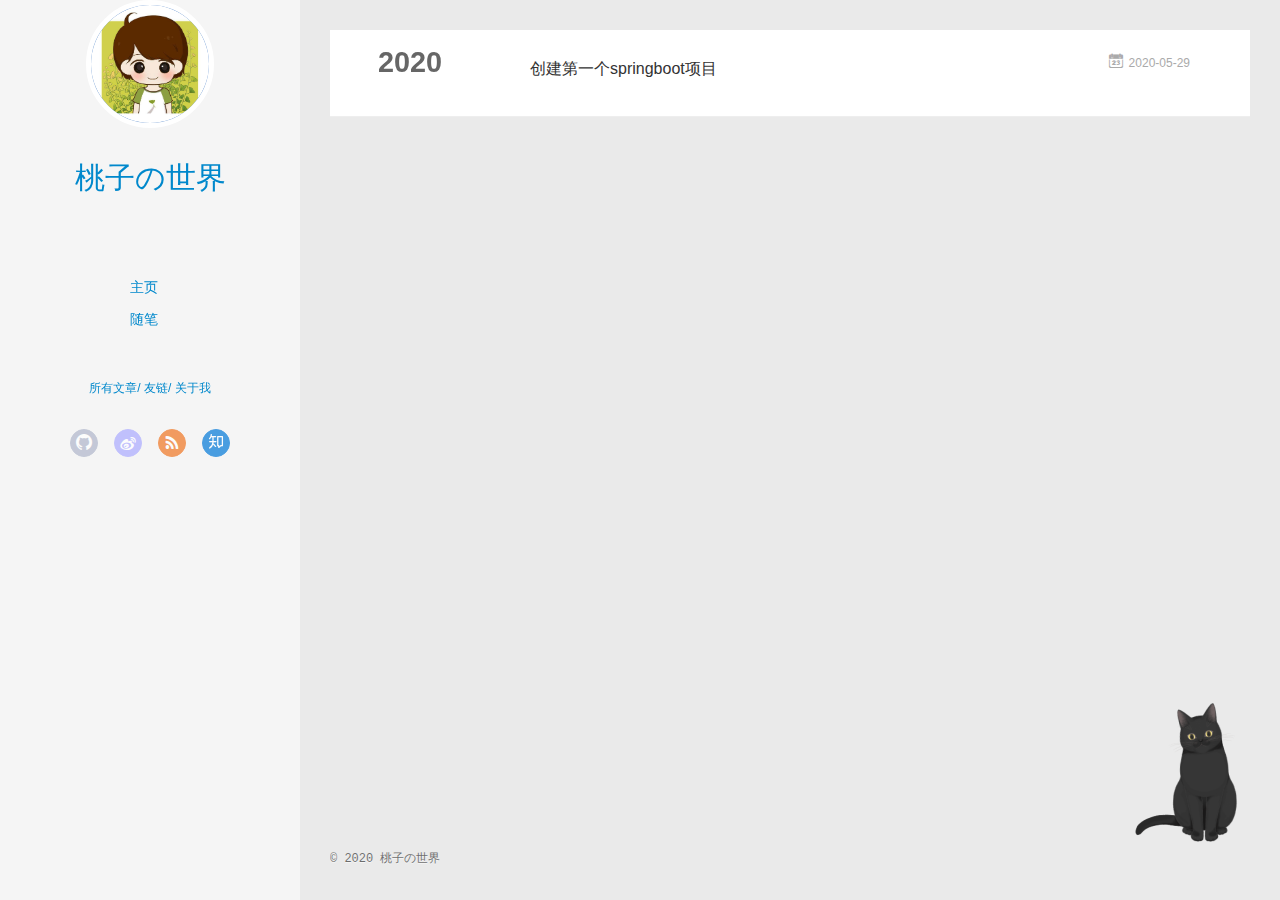
<file: archives/2020/05/index.html>
<!DOCTYPE html>
<html>
<head>
  <meta charset="utf-8">
  
  <meta name="renderer" content="webkit">
  <meta http-equiv="X-UA-Compatible" content="IE=edge" >
  <link rel="dns-prefetch" href="http://yoursite.com">
  <title>Archives: 2020/5 | taoboxiang998</title>
  <meta name="viewport" content="width=device-width, initial-scale=1, maximum-scale=1">
  <meta name="description" content="路很长要慢慢走，也许只是一个人">
<meta property="og:type" content="website">
<meta property="og:title" content="taoboxiang998">
<meta property="og:url" content="http://yoursite.com/archives/2020/05/index.html">
<meta property="og:site_name" content="taoboxiang998">
<meta property="og:description" content="路很长要慢慢走，也许只是一个人">
<meta property="og:locale" content="en_US">
<meta property="article:author" content="桃子の世界">
<meta name="twitter:card" content="summary">
  
    <link rel="alternative" href="/atom.xml" title="taoboxiang998" type="application/atom+xml">
  
  
    <link rel="icon" href="/img/favicon.png">
  
  <link rel="stylesheet" type="text/css" href="/./main.0cf68a.css">
  <style type="text/css">
  
    #container.show {
      background: linear-gradient(200deg,#a0cfe4,#e8c37e);
    }
  </style>
  

  

<meta name="generator" content="Hexo 4.2.1"></head>

<body>
  <div id="container" q-class="show:isCtnShow">
    <canvas id="anm-canvas" class="anm-canvas"></canvas>
    <div class="left-col" q-class="show:isShow">
      
<!--<div class="overlay" style="background: #4d4d4d"></div>-->
<div class="overlay">
	<header id="header" class="inner">
		<a href="/" class="profilepic">
			<img src="/img/timg.jpg" class="js-avatar">
		</a>
		<hgroup>
		  <h1 class="header-author"><a href="/">桃子の世界</a></h1>
		</hgroup>
		

		<nav class="header-menu">
			<ul>
			
				<li><a href="/">主页</a></li>
	        
				<li><a href="/tags/%E9%9A%8F%E7%AC%94/">随笔</a></li>
	        
			</ul>
		</nav>
		<nav class="header-smart-menu">
    		
    			
    			<a q-on="click: openSlider(e, 'innerArchive')" href="javascript:void(0)">所有文章</a>
    			
            
    			
    			<a q-on="click: openSlider(e, 'friends')" href="javascript:void(0)">友链</a>
    			
            
    			
    			<a q-on="click: openSlider(e, 'aboutme')" href="javascript:void(0)">关于我</a>
    			
            
		</nav>
		<nav class="header-nav">
			<div class="social">
				
					<a class="github" target="_blank" href="https://github.com/tbx998study" title="github"><i class="icon-github"></i></a>
		        
					<a class="weibo" target="_blank" href="https://weibo.com/u/6048652102/home?wvr=5&sudaref=graph.qq.com" title="weibo"><i class="icon-weibo"></i></a>
		        
					<a class="rss" target="_blank" href="#" title="rss"><i class="icon-rss"></i></a>
		        
					<a class="zhihu" target="_blank" href="#" title="zhihu"><i class="icon-zhihu"></i></a>
		        
			</div>
		</nav>
	</header>		
</div>

    </div>
    <div class="mid-col" q-class="show:isShow,hide:isShow|isFalse">
      
<nav id="mobile-nav">
  	<div class="overlay js-overlay" style="background: #4d4d4d"></div>
	<div class="btnctn js-mobile-btnctn">
  		<div class="slider-trigger list" q-on="click: openSlider(e)"><i class="icon icon-sort"></i></div>
	</div>
	<div class="intrude-less">
		<header id="header" class="inner">
			<div class="profilepic">
				<img src="/img/timg.jpg" class="js-avatar">
			</div>
			<hgroup>
			  <h1 class="header-author js-header-author">桃子の世界</h1>
			</hgroup>
			
			
			
				
			
				
			
			
			
			<nav class="header-nav">
				<div class="social">
					
						<a class="github" target="_blank" href="https://github.com/tbx998study" title="github"><i class="icon-github"></i></a>
			        
						<a class="weibo" target="_blank" href="https://weibo.com/u/6048652102/home?wvr=5&sudaref=graph.qq.com" title="weibo"><i class="icon-weibo"></i></a>
			        
						<a class="rss" target="_blank" href="#" title="rss"><i class="icon-rss"></i></a>
			        
						<a class="zhihu" target="_blank" href="#" title="zhihu"><i class="icon-zhihu"></i></a>
			        
				</div>
			</nav>

			<nav class="header-menu js-header-menu">
				<ul style="width: 50%">
				
				
					<li style="width: 50%"><a href="/">主页</a></li>
		        
					<li style="width: 50%"><a href="/tags/%E9%9A%8F%E7%AC%94/">随笔</a></li>
		        
				</ul>
			</nav>
		</header>				
	</div>
	<div class="mobile-mask" style="display:none" q-show="isShow"></div>
</nav>

      <div id="wrapper" class="body-wrap">
        <div class="menu-l">
          <div class="canvas-wrap">
            <canvas data-colors="#eaeaea" data-sectionHeight="100" data-contentId="js-content" id="myCanvas1" class="anm-canvas"></canvas>
          </div>
          <div id="js-content" class="content-ll">
            
  
  
    
    
      
      
      <section class="archives-wrap">
        <div class="archive-year-wrap">
          <a href="/archives/2020" class="archive-year">2020</a>
        </div>
        <div class="archives">
    
    <article class="archive-article archive-type-post">
  <div class="archive-article-inner">
    <header class="archive-article-header">
      	<div class="article-meta">
	      	<a href="/2020/05/29/%E5%88%9B%E5%BB%BA%E7%AC%AC%E4%B8%80%E4%B8%AAspringboot%E9%A1%B9%E7%9B%AE/" class="archive-article-date">
  	<time datetime="2020-05-29T13:24:28.000Z" itemprop="datePublished"><i class="icon-calendar icon"></i>2020-05-29</time>
</a>
        </div>
    	 
  
    <h1 itemprop="name">
      <a class="archive-article-title" href="/2020/05/29/%E5%88%9B%E5%BB%BA%E7%AC%AC%E4%B8%80%E4%B8%AAspringboot%E9%A1%B9%E7%9B%AE/">创建第一个springboot项目</a>
    </h1>
  

        <div class="article-info info-on-right">
          
          

        </div>
        <div class="clearfix"></div>
    </header>
  </div>
</article>
  
  
    </div></section>
  

    


          </div>
        </div>
      </div>
      <footer id="footer">
  <div class="outer">
    <div id="footer-info">
    	<div class="footer-left">
    		&copy; 2020 桃子の世界
    	</div>
      	<div class="footer-right">
			
      	</div>
    </div>
  </div>
</footer>
    </div>
    <script>
	var yiliaConfig = {
		mathjax: false,
		isHome: false,
		isPost: false,
		isArchive: true,
		isTag: false,
		isCategory: false,
		open_in_new: false,
		toc_hide_index: true,
		root: "/",
		innerArchive: true,
		showTags: false
	}
</script>

<script>!function(t){function n(e){if(r[e])return r[e].exports;var i=r[e]={exports:{},id:e,loaded:!1};return t[e].call(i.exports,i,i.exports,n),i.loaded=!0,i.exports}var r={};n.m=t,n.c=r,n.p="./",n(0)}([function(t,n,r){r(195),t.exports=r(191)},function(t,n,r){var e=r(3),i=r(52),o=r(27),u=r(28),c=r(53),f="prototype",a=function(t,n,r){var s,l,h,v,p=t&a.F,d=t&a.G,y=t&a.S,g=t&a.P,b=t&a.B,m=d?e:y?e[n]||(e[n]={}):(e[n]||{})[f],x=d?i:i[n]||(i[n]={}),w=x[f]||(x[f]={});d&&(r=n);for(s in r)l=!p&&m&&void 0!==m[s],h=(l?m:r)[s],v=b&&l?c(h,e):g&&"function"==typeof h?c(Function.call,h):h,m&&u(m,s,h,t&a.U),x[s]!=h&&o(x,s,v),g&&w[s]!=h&&(w[s]=h)};e.core=i,a.F=1,a.G=2,a.S=4,a.P=8,a.B=16,a.W=32,a.U=64,a.R=128,t.exports=a},function(t,n,r){var e=r(6);t.exports=function(t){if(!e(t))throw TypeError(t+" is not an object!");return t}},function(t,n){var r=t.exports="undefined"!=typeof window&&window.Math==Math?window:"undefined"!=typeof self&&self.Math==Math?self:Function("return this")();"number"==typeof __g&&(__g=r)},function(t,n){t.exports=function(t){try{return!!t()}catch(t){return!0}}},function(t,n){var r=t.exports="undefined"!=typeof window&&window.Math==Math?window:"undefined"!=typeof self&&self.Math==Math?self:Function("return this")();"number"==typeof __g&&(__g=r)},function(t,n){t.exports=function(t){return"object"==typeof t?null!==t:"function"==typeof t}},function(t,n,r){var e=r(126)("wks"),i=r(76),o=r(3).Symbol,u="function"==typeof o;(t.exports=function(t){return e[t]||(e[t]=u&&o[t]||(u?o:i)("Symbol."+t))}).store=e},function(t,n){var r={}.hasOwnProperty;t.exports=function(t,n){return r.call(t,n)}},function(t,n,r){var e=r(94),i=r(33);t.exports=function(t){return e(i(t))}},function(t,n,r){t.exports=!r(4)(function(){return 7!=Object.defineProperty({},"a",{get:function(){return 7}}).a})},function(t,n,r){var e=r(2),i=r(167),o=r(50),u=Object.defineProperty;n.f=r(10)?Object.defineProperty:function(t,n,r){if(e(t),n=o(n,!0),e(r),i)try{return u(t,n,r)}catch(t){}if("get"in r||"set"in r)throw TypeError("Accessors not supported!");return"value"in r&&(t[n]=r.value),t}},function(t,n,r){t.exports=!r(18)(function(){return 7!=Object.defineProperty({},"a",{get:function(){return 7}}).a})},function(t,n,r){var e=r(14),i=r(22);t.exports=r(12)?function(t,n,r){return e.f(t,n,i(1,r))}:function(t,n,r){return t[n]=r,t}},function(t,n,r){var e=r(20),i=r(58),o=r(42),u=Object.defineProperty;n.f=r(12)?Object.defineProperty:function(t,n,r){if(e(t),n=o(n,!0),e(r),i)try{return u(t,n,r)}catch(t){}if("get"in r||"set"in r)throw TypeError("Accessors not supported!");return"value"in r&&(t[n]=r.value),t}},function(t,n,r){var e=r(40)("wks"),i=r(23),o=r(5).Symbol,u="function"==typeof o;(t.exports=function(t){return e[t]||(e[t]=u&&o[t]||(u?o:i)("Symbol."+t))}).store=e},function(t,n,r){var e=r(67),i=Math.min;t.exports=function(t){return t>0?i(e(t),9007199254740991):0}},function(t,n,r){var e=r(46);t.exports=function(t){return Object(e(t))}},function(t,n){t.exports=function(t){try{return!!t()}catch(t){return!0}}},function(t,n,r){var e=r(63),i=r(34);t.exports=Object.keys||function(t){return e(t,i)}},function(t,n,r){var e=r(21);t.exports=function(t){if(!e(t))throw TypeError(t+" is not an object!");return t}},function(t,n){t.exports=function(t){return"object"==typeof t?null!==t:"function"==typeof t}},function(t,n){t.exports=function(t,n){return{enumerable:!(1&t),configurable:!(2&t),writable:!(4&t),value:n}}},function(t,n){var r=0,e=Math.random();t.exports=function(t){return"Symbol(".concat(void 0===t?"":t,")_",(++r+e).toString(36))}},function(t,n){var r={}.hasOwnProperty;t.exports=function(t,n){return r.call(t,n)}},function(t,n){var r=t.exports={version:"2.4.0"};"number"==typeof __e&&(__e=r)},function(t,n){t.exports=function(t){if("function"!=typeof t)throw TypeError(t+" is not a function!");return t}},function(t,n,r){var e=r(11),i=r(66);t.exports=r(10)?function(t,n,r){return e.f(t,n,i(1,r))}:function(t,n,r){return t[n]=r,t}},function(t,n,r){var e=r(3),i=r(27),o=r(24),u=r(76)("src"),c="toString",f=Function[c],a=(""+f).split(c);r(52).inspectSource=function(t){return f.call(t)},(t.exports=function(t,n,r,c){var f="function"==typeof r;f&&(o(r,"name")||i(r,"name",n)),t[n]!==r&&(f&&(o(r,u)||i(r,u,t[n]?""+t[n]:a.join(String(n)))),t===e?t[n]=r:c?t[n]?t[n]=r:i(t,n,r):(delete t[n],i(t,n,r)))})(Function.prototype,c,function(){return"function"==typeof this&&this[u]||f.call(this)})},function(t,n,r){var e=r(1),i=r(4),o=r(46),u=function(t,n,r,e){var i=String(o(t)),u="<"+n;return""!==r&&(u+=" "+r+'="'+String(e).replace(/"/g,"&quot;")+'"'),u+">"+i+"</"+n+">"};t.exports=function(t,n){var r={};r[t]=n(u),e(e.P+e.F*i(function(){var n=""[t]('"');return n!==n.toLowerCase()||n.split('"').length>3}),"String",r)}},function(t,n,r){var e=r(115),i=r(46);t.exports=function(t){return e(i(t))}},function(t,n,r){var e=r(116),i=r(66),o=r(30),u=r(50),c=r(24),f=r(167),a=Object.getOwnPropertyDescriptor;n.f=r(10)?a:function(t,n){if(t=o(t),n=u(n,!0),f)try{return a(t,n)}catch(t){}if(c(t,n))return i(!e.f.call(t,n),t[n])}},function(t,n,r){var e=r(24),i=r(17),o=r(145)("IE_PROTO"),u=Object.prototype;t.exports=Object.getPrototypeOf||function(t){return t=i(t),e(t,o)?t[o]:"function"==typeof t.constructor&&t instanceof t.constructor?t.constructor.prototype:t instanceof Object?u:null}},function(t,n){t.exports=function(t){if(void 0==t)throw TypeError("Can't call method on  "+t);return t}},function(t,n){t.exports="constructor,hasOwnProperty,isPrototypeOf,propertyIsEnumerable,toLocaleString,toString,valueOf".split(",")},function(t,n){t.exports={}},function(t,n){t.exports=!0},function(t,n){n.f={}.propertyIsEnumerable},function(t,n,r){var e=r(14).f,i=r(8),o=r(15)("toStringTag");t.exports=function(t,n,r){t&&!i(t=r?t:t.prototype,o)&&e(t,o,{configurable:!0,value:n})}},function(t,n,r){var e=r(40)("keys"),i=r(23);t.exports=function(t){return e[t]||(e[t]=i(t))}},function(t,n,r){var e=r(5),i="__core-js_shared__",o=e[i]||(e[i]={});t.exports=function(t){return o[t]||(o[t]={})}},function(t,n){var r=Math.ceil,e=Math.floor;t.exports=function(t){return isNaN(t=+t)?0:(t>0?e:r)(t)}},function(t,n,r){var e=r(21);t.exports=function(t,n){if(!e(t))return t;var r,i;if(n&&"function"==typeof(r=t.toString)&&!e(i=r.call(t)))return i;if("function"==typeof(r=t.valueOf)&&!e(i=r.call(t)))return i;if(!n&&"function"==typeof(r=t.toString)&&!e(i=r.call(t)))return i;throw TypeError("Can't convert object to primitive value")}},function(t,n,r){var e=r(5),i=r(25),o=r(36),u=r(44),c=r(14).f;t.exports=function(t){var n=i.Symbol||(i.Symbol=o?{}:e.Symbol||{});"_"==t.charAt(0)||t in n||c(n,t,{value:u.f(t)})}},function(t,n,r){n.f=r(15)},function(t,n){var r={}.toString;t.exports=function(t){return r.call(t).slice(8,-1)}},function(t,n){t.exports=function(t){if(void 0==t)throw TypeError("Can't call method on  "+t);return t}},function(t,n,r){var e=r(4);t.exports=function(t,n){return!!t&&e(function(){n?t.call(null,function(){},1):t.call(null)})}},function(t,n,r){var e=r(53),i=r(115),o=r(17),u=r(16),c=r(203);t.exports=function(t,n){var r=1==t,f=2==t,a=3==t,s=4==t,l=6==t,h=5==t||l,v=n||c;return function(n,c,p){for(var d,y,g=o(n),b=i(g),m=e(c,p,3),x=u(b.length),w=0,S=r?v(n,x):f?v(n,0):void 0;x>w;w++)if((h||w in b)&&(d=b[w],y=m(d,w,g),t))if(r)S[w]=y;else if(y)switch(t){case 3:return!0;case 5:return d;case 6:return w;case 2:S.push(d)}else if(s)return!1;return l?-1:a||s?s:S}}},function(t,n,r){var e=r(1),i=r(52),o=r(4);t.exports=function(t,n){var r=(i.Object||{})[t]||Object[t],u={};u[t]=n(r),e(e.S+e.F*o(function(){r(1)}),"Object",u)}},function(t,n,r){var e=r(6);t.exports=function(t,n){if(!e(t))return t;var r,i;if(n&&"function"==typeof(r=t.toString)&&!e(i=r.call(t)))return i;if("function"==typeof(r=t.valueOf)&&!e(i=r.call(t)))return i;if(!n&&"function"==typeof(r=t.toString)&&!e(i=r.call(t)))return i;throw TypeError("Can't convert object to primitive value")}},function(t,n,r){var e=r(5),i=r(25),o=r(91),u=r(13),c="prototype",f=function(t,n,r){var a,s,l,h=t&f.F,v=t&f.G,p=t&f.S,d=t&f.P,y=t&f.B,g=t&f.W,b=v?i:i[n]||(i[n]={}),m=b[c],x=v?e:p?e[n]:(e[n]||{})[c];v&&(r=n);for(a in r)(s=!h&&x&&void 0!==x[a])&&a in b||(l=s?x[a]:r[a],b[a]=v&&"function"!=typeof x[a]?r[a]:y&&s?o(l,e):g&&x[a]==l?function(t){var n=function(n,r,e){if(this instanceof t){switch(arguments.length){case 0:return new t;case 1:return new t(n);case 2:return new t(n,r)}return new t(n,r,e)}return t.apply(this,arguments)};return n[c]=t[c],n}(l):d&&"function"==typeof l?o(Function.call,l):l,d&&((b.virtual||(b.virtual={}))[a]=l,t&f.R&&m&&!m[a]&&u(m,a,l)))};f.F=1,f.G=2,f.S=4,f.P=8,f.B=16,f.W=32,f.U=64,f.R=128,t.exports=f},function(t,n){var r=t.exports={version:"2.4.0"};"number"==typeof __e&&(__e=r)},function(t,n,r){var e=r(26);t.exports=function(t,n,r){if(e(t),void 0===n)return t;switch(r){case 1:return function(r){return t.call(n,r)};case 2:return function(r,e){return t.call(n,r,e)};case 3:return function(r,e,i){return t.call(n,r,e,i)}}return function(){return t.apply(n,arguments)}}},function(t,n,r){var e=r(183),i=r(1),o=r(126)("metadata"),u=o.store||(o.store=new(r(186))),c=function(t,n,r){var i=u.get(t);if(!i){if(!r)return;u.set(t,i=new e)}var o=i.get(n);if(!o){if(!r)return;i.set(n,o=new e)}return o},f=function(t,n,r){var e=c(n,r,!1);return void 0!==e&&e.has(t)},a=function(t,n,r){var e=c(n,r,!1);return void 0===e?void 0:e.get(t)},s=function(t,n,r,e){c(r,e,!0).set(t,n)},l=function(t,n){var r=c(t,n,!1),e=[];return r&&r.forEach(function(t,n){e.push(n)}),e},h=function(t){return void 0===t||"symbol"==typeof t?t:String(t)},v=function(t){i(i.S,"Reflect",t)};t.exports={store:u,map:c,has:f,get:a,set:s,keys:l,key:h,exp:v}},function(t,n,r){"use strict";if(r(10)){var e=r(69),i=r(3),o=r(4),u=r(1),c=r(127),f=r(152),a=r(53),s=r(68),l=r(66),h=r(27),v=r(73),p=r(67),d=r(16),y=r(75),g=r(50),b=r(24),m=r(180),x=r(114),w=r(6),S=r(17),_=r(137),O=r(70),E=r(32),P=r(71).f,j=r(154),F=r(76),M=r(7),A=r(48),N=r(117),T=r(146),I=r(155),k=r(80),L=r(123),R=r(74),C=r(130),D=r(160),U=r(11),W=r(31),G=U.f,B=W.f,V=i.RangeError,z=i.TypeError,q=i.Uint8Array,K="ArrayBuffer",J="Shared"+K,Y="BYTES_PER_ELEMENT",H="prototype",$=Array[H],X=f.ArrayBuffer,Q=f.DataView,Z=A(0),tt=A(2),nt=A(3),rt=A(4),et=A(5),it=A(6),ot=N(!0),ut=N(!1),ct=I.values,ft=I.keys,at=I.entries,st=$.lastIndexOf,lt=$.reduce,ht=$.reduceRight,vt=$.join,pt=$.sort,dt=$.slice,yt=$.toString,gt=$.toLocaleString,bt=M("iterator"),mt=M("toStringTag"),xt=F("typed_constructor"),wt=F("def_constructor"),St=c.CONSTR,_t=c.TYPED,Ot=c.VIEW,Et="Wrong length!",Pt=A(1,function(t,n){return Tt(T(t,t[wt]),n)}),jt=o(function(){return 1===new q(new Uint16Array([1]).buffer)[0]}),Ft=!!q&&!!q[H].set&&o(function(){new q(1).set({})}),Mt=function(t,n){if(void 0===t)throw z(Et);var r=+t,e=d(t);if(n&&!m(r,e))throw V(Et);return e},At=function(t,n){var r=p(t);if(r<0||r%n)throw V("Wrong offset!");return r},Nt=function(t){if(w(t)&&_t in t)return t;throw z(t+" is not a typed array!")},Tt=function(t,n){if(!(w(t)&&xt in t))throw z("It is not a typed array constructor!");return new t(n)},It=function(t,n){return kt(T(t,t[wt]),n)},kt=function(t,n){for(var r=0,e=n.length,i=Tt(t,e);e>r;)i[r]=n[r++];return i},Lt=function(t,n,r){G(t,n,{get:function(){return this._d[r]}})},Rt=function(t){var n,r,e,i,o,u,c=S(t),f=arguments.length,s=f>1?arguments[1]:void 0,l=void 0!==s,h=j(c);if(void 0!=h&&!_(h)){for(u=h.call(c),e=[],n=0;!(o=u.next()).done;n++)e.push(o.value);c=e}for(l&&f>2&&(s=a(s,arguments[2],2)),n=0,r=d(c.length),i=Tt(this,r);r>n;n++)i[n]=l?s(c[n],n):c[n];return i},Ct=function(){for(var t=0,n=arguments.length,r=Tt(this,n);n>t;)r[t]=arguments[t++];return r},Dt=!!q&&o(function(){gt.call(new q(1))}),Ut=function(){return gt.apply(Dt?dt.call(Nt(this)):Nt(this),arguments)},Wt={copyWithin:function(t,n){return D.call(Nt(this),t,n,arguments.length>2?arguments[2]:void 0)},every:function(t){return rt(Nt(this),t,arguments.length>1?arguments[1]:void 0)},fill:function(t){return C.apply(Nt(this),arguments)},filter:function(t){return It(this,tt(Nt(this),t,arguments.length>1?arguments[1]:void 0))},find:function(t){return et(Nt(this),t,arguments.length>1?arguments[1]:void 0)},findIndex:function(t){return it(Nt(this),t,arguments.length>1?arguments[1]:void 0)},forEach:function(t){Z(Nt(this),t,arguments.length>1?arguments[1]:void 0)},indexOf:function(t){return ut(Nt(this),t,arguments.length>1?arguments[1]:void 0)},includes:function(t){return ot(Nt(this),t,arguments.length>1?arguments[1]:void 0)},join:function(t){return vt.apply(Nt(this),arguments)},lastIndexOf:function(t){return st.apply(Nt(this),arguments)},map:function(t){return Pt(Nt(this),t,arguments.length>1?arguments[1]:void 0)},reduce:function(t){return lt.apply(Nt(this),arguments)},reduceRight:function(t){return ht.apply(Nt(this),arguments)},reverse:function(){for(var t,n=this,r=Nt(n).length,e=Math.floor(r/2),i=0;i<e;)t=n[i],n[i++]=n[--r],n[r]=t;return n},some:function(t){return nt(Nt(this),t,arguments.length>1?arguments[1]:void 0)},sort:function(t){return pt.call(Nt(this),t)},subarray:function(t,n){var r=Nt(this),e=r.length,i=y(t,e);return new(T(r,r[wt]))(r.buffer,r.byteOffset+i*r.BYTES_PER_ELEMENT,d((void 0===n?e:y(n,e))-i))}},Gt=function(t,n){return It(this,dt.call(Nt(this),t,n))},Bt=function(t){Nt(this);var n=At(arguments[1],1),r=this.length,e=S(t),i=d(e.length),o=0;if(i+n>r)throw V(Et);for(;o<i;)this[n+o]=e[o++]},Vt={entries:function(){return at.call(Nt(this))},keys:function(){return ft.call(Nt(this))},values:function(){return ct.call(Nt(this))}},zt=function(t,n){return w(t)&&t[_t]&&"symbol"!=typeof n&&n in t&&String(+n)==String(n)},qt=function(t,n){return zt(t,n=g(n,!0))?l(2,t[n]):B(t,n)},Kt=function(t,n,r){return!(zt(t,n=g(n,!0))&&w(r)&&b(r,"value"))||b(r,"get")||b(r,"set")||r.configurable||b(r,"writable")&&!r.writable||b(r,"enumerable")&&!r.enumerable?G(t,n,r):(t[n]=r.value,t)};St||(W.f=qt,U.f=Kt),u(u.S+u.F*!St,"Object",{getOwnPropertyDescriptor:qt,defineProperty:Kt}),o(function(){yt.call({})})&&(yt=gt=function(){return vt.call(this)});var Jt=v({},Wt);v(Jt,Vt),h(Jt,bt,Vt.values),v(Jt,{slice:Gt,set:Bt,constructor:function(){},toString:yt,toLocaleString:Ut}),Lt(Jt,"buffer","b"),Lt(Jt,"byteOffset","o"),Lt(Jt,"byteLength","l"),Lt(Jt,"length","e"),G(Jt,mt,{get:function(){return this[_t]}}),t.exports=function(t,n,r,f){f=!!f;var a=t+(f?"Clamped":"")+"Array",l="Uint8Array"!=a,v="get"+t,p="set"+t,y=i[a],g=y||{},b=y&&E(y),m=!y||!c.ABV,S={},_=y&&y[H],j=function(t,r){var e=t._d;return e.v[v](r*n+e.o,jt)},F=function(t,r,e){var i=t._d;f&&(e=(e=Math.round(e))<0?0:e>255?255:255&e),i.v[p](r*n+i.o,e,jt)},M=function(t,n){G(t,n,{get:function(){return j(this,n)},set:function(t){return F(this,n,t)},enumerable:!0})};m?(y=r(function(t,r,e,i){s(t,y,a,"_d");var o,u,c,f,l=0,v=0;if(w(r)){if(!(r instanceof X||(f=x(r))==K||f==J))return _t in r?kt(y,r):Rt.call(y,r);o=r,v=At(e,n);var p=r.byteLength;if(void 0===i){if(p%n)throw V(Et);if((u=p-v)<0)throw V(Et)}else if((u=d(i)*n)+v>p)throw V(Et);c=u/n}else c=Mt(r,!0),u=c*n,o=new X(u);for(h(t,"_d",{b:o,o:v,l:u,e:c,v:new Q(o)});l<c;)M(t,l++)}),_=y[H]=O(Jt),h(_,"constructor",y)):L(function(t){new y(null),new y(t)},!0)||(y=r(function(t,r,e,i){s(t,y,a);var o;return w(r)?r instanceof X||(o=x(r))==K||o==J?void 0!==i?new g(r,At(e,n),i):void 0!==e?new g(r,At(e,n)):new g(r):_t in r?kt(y,r):Rt.call(y,r):new g(Mt(r,l))}),Z(b!==Function.prototype?P(g).concat(P(b)):P(g),function(t){t in y||h(y,t,g[t])}),y[H]=_,e||(_.constructor=y));var A=_[bt],N=!!A&&("values"==A.name||void 0==A.name),T=Vt.values;h(y,xt,!0),h(_,_t,a),h(_,Ot,!0),h(_,wt,y),(f?new y(1)[mt]==a:mt in _)||G(_,mt,{get:function(){return a}}),S[a]=y,u(u.G+u.W+u.F*(y!=g),S),u(u.S,a,{BYTES_PER_ELEMENT:n,from:Rt,of:Ct}),Y in _||h(_,Y,n),u(u.P,a,Wt),R(a),u(u.P+u.F*Ft,a,{set:Bt}),u(u.P+u.F*!N,a,Vt),u(u.P+u.F*(_.toString!=yt),a,{toString:yt}),u(u.P+u.F*o(function(){new y(1).slice()}),a,{slice:Gt}),u(u.P+u.F*(o(function(){return[1,2].toLocaleString()!=new y([1,2]).toLocaleString()})||!o(function(){_.toLocaleString.call([1,2])})),a,{toLocaleString:Ut}),k[a]=N?A:T,e||N||h(_,bt,T)}}else t.exports=function(){}},function(t,n){var r={}.toString;t.exports=function(t){return r.call(t).slice(8,-1)}},function(t,n,r){var e=r(21),i=r(5).document,o=e(i)&&e(i.createElement);t.exports=function(t){return o?i.createElement(t):{}}},function(t,n,r){t.exports=!r(12)&&!r(18)(function(){return 7!=Object.defineProperty(r(57)("div"),"a",{get:function(){return 7}}).a})},function(t,n,r){"use strict";var e=r(36),i=r(51),o=r(64),u=r(13),c=r(8),f=r(35),a=r(96),s=r(38),l=r(103),h=r(15)("iterator"),v=!([].keys&&"next"in[].keys()),p="keys",d="values",y=function(){return this};t.exports=function(t,n,r,g,b,m,x){a(r,n,g);var w,S,_,O=function(t){if(!v&&t in F)return F[t];switch(t){case p:case d:return function(){return new r(this,t)}}return function(){return new r(this,t)}},E=n+" Iterator",P=b==d,j=!1,F=t.prototype,M=F[h]||F["@@iterator"]||b&&F[b],A=M||O(b),N=b?P?O("entries"):A:void 0,T="Array"==n?F.entries||M:M;if(T&&(_=l(T.call(new t)))!==Object.prototype&&(s(_,E,!0),e||c(_,h)||u(_,h,y)),P&&M&&M.name!==d&&(j=!0,A=function(){return M.call(this)}),e&&!x||!v&&!j&&F[h]||u(F,h,A),f[n]=A,f[E]=y,b)if(w={values:P?A:O(d),keys:m?A:O(p),entries:N},x)for(S in w)S in F||o(F,S,w[S]);else i(i.P+i.F*(v||j),n,w);return w}},function(t,n,r){var e=r(20),i=r(100),o=r(34),u=r(39)("IE_PROTO"),c=function(){},f="prototype",a=function(){var t,n=r(57)("iframe"),e=o.length;for(n.style.display="none",r(93).appendChild(n),n.src="javascript:",t=n.contentWindow.document,t.open(),t.write("<script>document.F=Object<\/script>"),t.close(),a=t.F;e--;)delete a[f][o[e]];return a()};t.exports=Object.create||function(t,n){var r;return null!==t?(c[f]=e(t),r=new c,c[f]=null,r[u]=t):r=a(),void 0===n?r:i(r,n)}},function(t,n,r){var e=r(63),i=r(34).concat("length","prototype");n.f=Object.getOwnPropertyNames||function(t){return e(t,i)}},function(t,n){n.f=Object.getOwnPropertySymbols},function(t,n,r){var e=r(8),i=r(9),o=r(90)(!1),u=r(39)("IE_PROTO");t.exports=function(t,n){var r,c=i(t),f=0,a=[];for(r in c)r!=u&&e(c,r)&&a.push(r);for(;n.length>f;)e(c,r=n[f++])&&(~o(a,r)||a.push(r));return a}},function(t,n,r){t.exports=r(13)},function(t,n,r){var e=r(76)("meta"),i=r(6),o=r(24),u=r(11).f,c=0,f=Object.isExtensible||function(){return!0},a=!r(4)(function(){return f(Object.preventExtensions({}))}),s=function(t){u(t,e,{value:{i:"O"+ ++c,w:{}}})},l=function(t,n){if(!i(t))return"symbol"==typeof t?t:("string"==typeof t?"S":"P")+t;if(!o(t,e)){if(!f(t))return"F";if(!n)return"E";s(t)}return t[e].i},h=function(t,n){if(!o(t,e)){if(!f(t))return!0;if(!n)return!1;s(t)}return t[e].w},v=function(t){return a&&p.NEED&&f(t)&&!o(t,e)&&s(t),t},p=t.exports={KEY:e,NEED:!1,fastKey:l,getWeak:h,onFreeze:v}},function(t,n){t.exports=function(t,n){return{enumerable:!(1&t),configurable:!(2&t),writable:!(4&t),value:n}}},function(t,n){var r=Math.ceil,e=Math.floor;t.exports=function(t){return isNaN(t=+t)?0:(t>0?e:r)(t)}},function(t,n){t.exports=function(t,n,r,e){if(!(t instanceof n)||void 0!==e&&e in t)throw TypeError(r+": incorrect invocation!");return t}},function(t,n){t.exports=!1},function(t,n,r){var e=r(2),i=r(173),o=r(133),u=r(145)("IE_PROTO"),c=function(){},f="prototype",a=function(){var t,n=r(132)("iframe"),e=o.length;for(n.style.display="none",r(135).appendChild(n),n.src="javascript:",t=n.contentWindow.document,t.open(),t.write("<script>document.F=Object<\/script>"),t.close(),a=t.F;e--;)delete a[f][o[e]];return a()};t.exports=Object.create||function(t,n){var r;return null!==t?(c[f]=e(t),r=new c,c[f]=null,r[u]=t):r=a(),void 0===n?r:i(r,n)}},function(t,n,r){var e=r(175),i=r(133).concat("length","prototype");n.f=Object.getOwnPropertyNames||function(t){return e(t,i)}},function(t,n,r){var e=r(175),i=r(133);t.exports=Object.keys||function(t){return e(t,i)}},function(t,n,r){var e=r(28);t.exports=function(t,n,r){for(var i in n)e(t,i,n[i],r);return t}},function(t,n,r){"use strict";var e=r(3),i=r(11),o=r(10),u=r(7)("species");t.exports=function(t){var n=e[t];o&&n&&!n[u]&&i.f(n,u,{configurable:!0,get:function(){return this}})}},function(t,n,r){var e=r(67),i=Math.max,o=Math.min;t.exports=function(t,n){return t=e(t),t<0?i(t+n,0):o(t,n)}},function(t,n){var r=0,e=Math.random();t.exports=function(t){return"Symbol(".concat(void 0===t?"":t,")_",(++r+e).toString(36))}},function(t,n,r){var e=r(33);t.exports=function(t){return Object(e(t))}},function(t,n,r){var e=r(7)("unscopables"),i=Array.prototype;void 0==i[e]&&r(27)(i,e,{}),t.exports=function(t){i[e][t]=!0}},function(t,n,r){var e=r(53),i=r(169),o=r(137),u=r(2),c=r(16),f=r(154),a={},s={},n=t.exports=function(t,n,r,l,h){var v,p,d,y,g=h?function(){return t}:f(t),b=e(r,l,n?2:1),m=0;if("function"!=typeof g)throw TypeError(t+" is not iterable!");if(o(g)){for(v=c(t.length);v>m;m++)if((y=n?b(u(p=t[m])[0],p[1]):b(t[m]))===a||y===s)return y}else for(d=g.call(t);!(p=d.next()).done;)if((y=i(d,b,p.value,n))===a||y===s)return y};n.BREAK=a,n.RETURN=s},function(t,n){t.exports={}},function(t,n,r){var e=r(11).f,i=r(24),o=r(7)("toStringTag");t.exports=function(t,n,r){t&&!i(t=r?t:t.prototype,o)&&e(t,o,{configurable:!0,value:n})}},function(t,n,r){var e=r(1),i=r(46),o=r(4),u=r(150),c="["+u+"]",f="​",a=RegExp("^"+c+c+"*"),s=RegExp(c+c+"*$"),l=function(t,n,r){var i={},c=o(function(){return!!u[t]()||f[t]()!=f}),a=i[t]=c?n(h):u[t];r&&(i[r]=a),e(e.P+e.F*c,"String",i)},h=l.trim=function(t,n){return t=String(i(t)),1&n&&(t=t.replace(a,"")),2&n&&(t=t.replace(s,"")),t};t.exports=l},function(t,n,r){t.exports={default:r(86),__esModule:!0}},function(t,n,r){t.exports={default:r(87),__esModule:!0}},function(t,n,r){"use strict";function e(t){return t&&t.__esModule?t:{default:t}}n.__esModule=!0;var i=r(84),o=e(i),u=r(83),c=e(u),f="function"==typeof c.default&&"symbol"==typeof o.default?function(t){return typeof t}:function(t){return t&&"function"==typeof c.default&&t.constructor===c.default&&t!==c.default.prototype?"symbol":typeof t};n.default="function"==typeof c.default&&"symbol"===f(o.default)?function(t){return void 0===t?"undefined":f(t)}:function(t){return t&&"function"==typeof c.default&&t.constructor===c.default&&t!==c.default.prototype?"symbol":void 0===t?"undefined":f(t)}},function(t,n,r){r(110),r(108),r(111),r(112),t.exports=r(25).Symbol},function(t,n,r){r(109),r(113),t.exports=r(44).f("iterator")},function(t,n){t.exports=function(t){if("function"!=typeof t)throw TypeError(t+" is not a function!");return t}},function(t,n){t.exports=function(){}},function(t,n,r){var e=r(9),i=r(106),o=r(105);t.exports=function(t){return function(n,r,u){var c,f=e(n),a=i(f.length),s=o(u,a);if(t&&r!=r){for(;a>s;)if((c=f[s++])!=c)return!0}else for(;a>s;s++)if((t||s in f)&&f[s]===r)return t||s||0;return!t&&-1}}},function(t,n,r){var e=r(88);t.exports=function(t,n,r){if(e(t),void 0===n)return t;switch(r){case 1:return function(r){return t.call(n,r)};case 2:return function(r,e){return t.call(n,r,e)};case 3:return function(r,e,i){return t.call(n,r,e,i)}}return function(){return t.apply(n,arguments)}}},function(t,n,r){var e=r(19),i=r(62),o=r(37);t.exports=function(t){var n=e(t),r=i.f;if(r)for(var u,c=r(t),f=o.f,a=0;c.length>a;)f.call(t,u=c[a++])&&n.push(u);return n}},function(t,n,r){t.exports=r(5).document&&document.documentElement},function(t,n,r){var e=r(56);t.exports=Object("z").propertyIsEnumerable(0)?Object:function(t){return"String"==e(t)?t.split(""):Object(t)}},function(t,n,r){var e=r(56);t.exports=Array.isArray||function(t){return"Array"==e(t)}},function(t,n,r){"use strict";var e=r(60),i=r(22),o=r(38),u={};r(13)(u,r(15)("iterator"),function(){return this}),t.exports=function(t,n,r){t.prototype=e(u,{next:i(1,r)}),o(t,n+" Iterator")}},function(t,n){t.exports=function(t,n){return{value:n,done:!!t}}},function(t,n,r){var e=r(19),i=r(9);t.exports=function(t,n){for(var r,o=i(t),u=e(o),c=u.length,f=0;c>f;)if(o[r=u[f++]]===n)return r}},function(t,n,r){var e=r(23)("meta"),i=r(21),o=r(8),u=r(14).f,c=0,f=Object.isExtensible||function(){return!0},a=!r(18)(function(){return f(Object.preventExtensions({}))}),s=function(t){u(t,e,{value:{i:"O"+ ++c,w:{}}})},l=function(t,n){if(!i(t))return"symbol"==typeof t?t:("string"==typeof t?"S":"P")+t;if(!o(t,e)){if(!f(t))return"F";if(!n)return"E";s(t)}return t[e].i},h=function(t,n){if(!o(t,e)){if(!f(t))return!0;if(!n)return!1;s(t)}return t[e].w},v=function(t){return a&&p.NEED&&f(t)&&!o(t,e)&&s(t),t},p=t.exports={KEY:e,NEED:!1,fastKey:l,getWeak:h,onFreeze:v}},function(t,n,r){var e=r(14),i=r(20),o=r(19);t.exports=r(12)?Object.defineProperties:function(t,n){i(t);for(var r,u=o(n),c=u.length,f=0;c>f;)e.f(t,r=u[f++],n[r]);return t}},function(t,n,r){var e=r(37),i=r(22),o=r(9),u=r(42),c=r(8),f=r(58),a=Object.getOwnPropertyDescriptor;n.f=r(12)?a:function(t,n){if(t=o(t),n=u(n,!0),f)try{return a(t,n)}catch(t){}if(c(t,n))return i(!e.f.call(t,n),t[n])}},function(t,n,r){var e=r(9),i=r(61).f,o={}.toString,u="object"==typeof window&&window&&Object.getOwnPropertyNames?Object.getOwnPropertyNames(window):[],c=function(t){try{return i(t)}catch(t){return u.slice()}};t.exports.f=function(t){return u&&"[object Window]"==o.call(t)?c(t):i(e(t))}},function(t,n,r){var e=r(8),i=r(77),o=r(39)("IE_PROTO"),u=Object.prototype;t.exports=Object.getPrototypeOf||function(t){return t=i(t),e(t,o)?t[o]:"function"==typeof t.constructor&&t instanceof t.constructor?t.constructor.prototype:t instanceof Object?u:null}},function(t,n,r){var e=r(41),i=r(33);t.exports=function(t){return function(n,r){var o,u,c=String(i(n)),f=e(r),a=c.length;return f<0||f>=a?t?"":void 0:(o=c.charCodeAt(f),o<55296||o>56319||f+1===a||(u=c.charCodeAt(f+1))<56320||u>57343?t?c.charAt(f):o:t?c.slice(f,f+2):u-56320+(o-55296<<10)+65536)}}},function(t,n,r){var e=r(41),i=Math.max,o=Math.min;t.exports=function(t,n){return t=e(t),t<0?i(t+n,0):o(t,n)}},function(t,n,r){var e=r(41),i=Math.min;t.exports=function(t){return t>0?i(e(t),9007199254740991):0}},function(t,n,r){"use strict";var e=r(89),i=r(97),o=r(35),u=r(9);t.exports=r(59)(Array,"Array",function(t,n){this._t=u(t),this._i=0,this._k=n},function(){var t=this._t,n=this._k,r=this._i++;return!t||r>=t.length?(this._t=void 0,i(1)):"keys"==n?i(0,r):"values"==n?i(0,t[r]):i(0,[r,t[r]])},"values"),o.Arguments=o.Array,e("keys"),e("values"),e("entries")},function(t,n){},function(t,n,r){"use strict";var e=r(104)(!0);r(59)(String,"String",function(t){this._t=String(t),this._i=0},function(){var t,n=this._t,r=this._i;return r>=n.length?{value:void 0,done:!0}:(t=e(n,r),this._i+=t.length,{value:t,done:!1})})},function(t,n,r){"use strict";var e=r(5),i=r(8),o=r(12),u=r(51),c=r(64),f=r(99).KEY,a=r(18),s=r(40),l=r(38),h=r(23),v=r(15),p=r(44),d=r(43),y=r(98),g=r(92),b=r(95),m=r(20),x=r(9),w=r(42),S=r(22),_=r(60),O=r(102),E=r(101),P=r(14),j=r(19),F=E.f,M=P.f,A=O.f,N=e.Symbol,T=e.JSON,I=T&&T.stringify,k="prototype",L=v("_hidden"),R=v("toPrimitive"),C={}.propertyIsEnumerable,D=s("symbol-registry"),U=s("symbols"),W=s("op-symbols"),G=Object[k],B="function"==typeof N,V=e.QObject,z=!V||!V[k]||!V[k].findChild,q=o&&a(function(){return 7!=_(M({},"a",{get:function(){return M(this,"a",{value:7}).a}})).a})?function(t,n,r){var e=F(G,n);e&&delete G[n],M(t,n,r),e&&t!==G&&M(G,n,e)}:M,K=function(t){var n=U[t]=_(N[k]);return n._k=t,n},J=B&&"symbol"==typeof N.iterator?function(t){return"symbol"==typeof t}:function(t){return t instanceof N},Y=function(t,n,r){return t===G&&Y(W,n,r),m(t),n=w(n,!0),m(r),i(U,n)?(r.enumerable?(i(t,L)&&t[L][n]&&(t[L][n]=!1),r=_(r,{enumerable:S(0,!1)})):(i(t,L)||M(t,L,S(1,{})),t[L][n]=!0),q(t,n,r)):M(t,n,r)},H=function(t,n){m(t);for(var r,e=g(n=x(n)),i=0,o=e.length;o>i;)Y(t,r=e[i++],n[r]);return t},$=function(t,n){return void 0===n?_(t):H(_(t),n)},X=function(t){var n=C.call(this,t=w(t,!0));return!(this===G&&i(U,t)&&!i(W,t))&&(!(n||!i(this,t)||!i(U,t)||i(this,L)&&this[L][t])||n)},Q=function(t,n){if(t=x(t),n=w(n,!0),t!==G||!i(U,n)||i(W,n)){var r=F(t,n);return!r||!i(U,n)||i(t,L)&&t[L][n]||(r.enumerable=!0),r}},Z=function(t){for(var n,r=A(x(t)),e=[],o=0;r.length>o;)i(U,n=r[o++])||n==L||n==f||e.push(n);return e},tt=function(t){for(var n,r=t===G,e=A(r?W:x(t)),o=[],u=0;e.length>u;)!i(U,n=e[u++])||r&&!i(G,n)||o.push(U[n]);return o};B||(N=function(){if(this instanceof N)throw TypeError("Symbol is not a constructor!");var t=h(arguments.length>0?arguments[0]:void 0),n=function(r){this===G&&n.call(W,r),i(this,L)&&i(this[L],t)&&(this[L][t]=!1),q(this,t,S(1,r))};return o&&z&&q(G,t,{configurable:!0,set:n}),K(t)},c(N[k],"toString",function(){return this._k}),E.f=Q,P.f=Y,r(61).f=O.f=Z,r(37).f=X,r(62).f=tt,o&&!r(36)&&c(G,"propertyIsEnumerable",X,!0),p.f=function(t){return K(v(t))}),u(u.G+u.W+u.F*!B,{Symbol:N});for(var nt="hasInstance,isConcatSpreadable,iterator,match,replace,search,species,split,toPrimitive,toStringTag,unscopables".split(","),rt=0;nt.length>rt;)v(nt[rt++]);for(var nt=j(v.store),rt=0;nt.length>rt;)d(nt[rt++]);u(u.S+u.F*!B,"Symbol",{for:function(t){return i(D,t+="")?D[t]:D[t]=N(t)},keyFor:function(t){if(J(t))return y(D,t);throw TypeError(t+" is not a symbol!")},useSetter:function(){z=!0},useSimple:function(){z=!1}}),u(u.S+u.F*!B,"Object",{create:$,defineProperty:Y,defineProperties:H,getOwnPropertyDescriptor:Q,getOwnPropertyNames:Z,getOwnPropertySymbols:tt}),T&&u(u.S+u.F*(!B||a(function(){var t=N();return"[null]"!=I([t])||"{}"!=I({a:t})||"{}"!=I(Object(t))})),"JSON",{stringify:function(t){if(void 0!==t&&!J(t)){for(var n,r,e=[t],i=1;arguments.length>i;)e.push(arguments[i++]);return n=e[1],"function"==typeof n&&(r=n),!r&&b(n)||(n=function(t,n){if(r&&(n=r.call(this,t,n)),!J(n))return n}),e[1]=n,I.apply(T,e)}}}),N[k][R]||r(13)(N[k],R,N[k].valueOf),l(N,"Symbol"),l(Math,"Math",!0),l(e.JSON,"JSON",!0)},function(t,n,r){r(43)("asyncIterator")},function(t,n,r){r(43)("observable")},function(t,n,r){r(107);for(var e=r(5),i=r(13),o=r(35),u=r(15)("toStringTag"),c=["NodeList","DOMTokenList","MediaList","StyleSheetList","CSSRuleList"],f=0;f<5;f++){var a=c[f],s=e[a],l=s&&s.prototype;l&&!l[u]&&i(l,u,a),o[a]=o.Array}},function(t,n,r){var e=r(45),i=r(7)("toStringTag"),o="Arguments"==e(function(){return arguments}()),u=function(t,n){try{return t[n]}catch(t){}};t.exports=function(t){var n,r,c;return void 0===t?"Undefined":null===t?"Null":"string"==typeof(r=u(n=Object(t),i))?r:o?e(n):"Object"==(c=e(n))&&"function"==typeof n.callee?"Arguments":c}},function(t,n,r){var e=r(45);t.exports=Object("z").propertyIsEnumerable(0)?Object:function(t){return"String"==e(t)?t.split(""):Object(t)}},function(t,n){n.f={}.propertyIsEnumerable},function(t,n,r){var e=r(30),i=r(16),o=r(75);t.exports=function(t){return function(n,r,u){var c,f=e(n),a=i(f.length),s=o(u,a);if(t&&r!=r){for(;a>s;)if((c=f[s++])!=c)return!0}else for(;a>s;s++)if((t||s in f)&&f[s]===r)return t||s||0;return!t&&-1}}},function(t,n,r){"use strict";var e=r(3),i=r(1),o=r(28),u=r(73),c=r(65),f=r(79),a=r(68),s=r(6),l=r(4),h=r(123),v=r(81),p=r(136);t.exports=function(t,n,r,d,y,g){var b=e[t],m=b,x=y?"set":"add",w=m&&m.prototype,S={},_=function(t){var n=w[t];o(w,t,"delete"==t?function(t){return!(g&&!s(t))&&n.call(this,0===t?0:t)}:"has"==t?function(t){return!(g&&!s(t))&&n.call(this,0===t?0:t)}:"get"==t?function(t){return g&&!s(t)?void 0:n.call(this,0===t?0:t)}:"add"==t?function(t){return n.call(this,0===t?0:t),this}:function(t,r){return n.call(this,0===t?0:t,r),this})};if("function"==typeof m&&(g||w.forEach&&!l(function(){(new m).entries().next()}))){var O=new m,E=O[x](g?{}:-0,1)!=O,P=l(function(){O.has(1)}),j=h(function(t){new m(t)}),F=!g&&l(function(){for(var t=new m,n=5;n--;)t[x](n,n);return!t.has(-0)});j||(m=n(function(n,r){a(n,m,t);var e=p(new b,n,m);return void 0!=r&&f(r,y,e[x],e),e}),m.prototype=w,w.constructor=m),(P||F)&&(_("delete"),_("has"),y&&_("get")),(F||E)&&_(x),g&&w.clear&&delete w.clear}else m=d.getConstructor(n,t,y,x),u(m.prototype,r),c.NEED=!0;return v(m,t),S[t]=m,i(i.G+i.W+i.F*(m!=b),S),g||d.setStrong(m,t,y),m}},function(t,n,r){"use strict";var e=r(27),i=r(28),o=r(4),u=r(46),c=r(7);t.exports=function(t,n,r){var f=c(t),a=r(u,f,""[t]),s=a[0],l=a[1];o(function(){var n={};return n[f]=function(){return 7},7!=""[t](n)})&&(i(String.prototype,t,s),e(RegExp.prototype,f,2==n?function(t,n){return l.call(t,this,n)}:function(t){return l.call(t,this)}))}
},function(t,n,r){"use strict";var e=r(2);t.exports=function(){var t=e(this),n="";return t.global&&(n+="g"),t.ignoreCase&&(n+="i"),t.multiline&&(n+="m"),t.unicode&&(n+="u"),t.sticky&&(n+="y"),n}},function(t,n){t.exports=function(t,n,r){var e=void 0===r;switch(n.length){case 0:return e?t():t.call(r);case 1:return e?t(n[0]):t.call(r,n[0]);case 2:return e?t(n[0],n[1]):t.call(r,n[0],n[1]);case 3:return e?t(n[0],n[1],n[2]):t.call(r,n[0],n[1],n[2]);case 4:return e?t(n[0],n[1],n[2],n[3]):t.call(r,n[0],n[1],n[2],n[3])}return t.apply(r,n)}},function(t,n,r){var e=r(6),i=r(45),o=r(7)("match");t.exports=function(t){var n;return e(t)&&(void 0!==(n=t[o])?!!n:"RegExp"==i(t))}},function(t,n,r){var e=r(7)("iterator"),i=!1;try{var o=[7][e]();o.return=function(){i=!0},Array.from(o,function(){throw 2})}catch(t){}t.exports=function(t,n){if(!n&&!i)return!1;var r=!1;try{var o=[7],u=o[e]();u.next=function(){return{done:r=!0}},o[e]=function(){return u},t(o)}catch(t){}return r}},function(t,n,r){t.exports=r(69)||!r(4)(function(){var t=Math.random();__defineSetter__.call(null,t,function(){}),delete r(3)[t]})},function(t,n){n.f=Object.getOwnPropertySymbols},function(t,n,r){var e=r(3),i="__core-js_shared__",o=e[i]||(e[i]={});t.exports=function(t){return o[t]||(o[t]={})}},function(t,n,r){for(var e,i=r(3),o=r(27),u=r(76),c=u("typed_array"),f=u("view"),a=!(!i.ArrayBuffer||!i.DataView),s=a,l=0,h="Int8Array,Uint8Array,Uint8ClampedArray,Int16Array,Uint16Array,Int32Array,Uint32Array,Float32Array,Float64Array".split(",");l<9;)(e=i[h[l++]])?(o(e.prototype,c,!0),o(e.prototype,f,!0)):s=!1;t.exports={ABV:a,CONSTR:s,TYPED:c,VIEW:f}},function(t,n){"use strict";var r={versions:function(){var t=window.navigator.userAgent;return{trident:t.indexOf("Trident")>-1,presto:t.indexOf("Presto")>-1,webKit:t.indexOf("AppleWebKit")>-1,gecko:t.indexOf("Gecko")>-1&&-1==t.indexOf("KHTML"),mobile:!!t.match(/AppleWebKit.*Mobile.*/),ios:!!t.match(/\(i[^;]+;( U;)? CPU.+Mac OS X/),android:t.indexOf("Android")>-1||t.indexOf("Linux")>-1,iPhone:t.indexOf("iPhone")>-1||t.indexOf("Mac")>-1,iPad:t.indexOf("iPad")>-1,webApp:-1==t.indexOf("Safari"),weixin:-1==t.indexOf("MicroMessenger")}}()};t.exports=r},function(t,n,r){"use strict";var e=r(85),i=function(t){return t&&t.__esModule?t:{default:t}}(e),o=function(){function t(t,n,e){return n||e?String.fromCharCode(n||e):r[t]||t}function n(t){return e[t]}var r={"&quot;":'"',"&lt;":"<","&gt;":">","&amp;":"&","&nbsp;":" "},e={};for(var u in r)e[r[u]]=u;return r["&apos;"]="'",e["'"]="&#39;",{encode:function(t){return t?(""+t).replace(/['<> "&]/g,n).replace(/\r?\n/g,"<br/>").replace(/\s/g,"&nbsp;"):""},decode:function(n){return n?(""+n).replace(/<br\s*\/?>/gi,"\n").replace(/&quot;|&lt;|&gt;|&amp;|&nbsp;|&apos;|&#(\d+);|&#(\d+)/g,t).replace(/\u00a0/g," "):""},encodeBase16:function(t){if(!t)return t;t+="";for(var n=[],r=0,e=t.length;e>r;r++)n.push(t.charCodeAt(r).toString(16).toUpperCase());return n.join("")},encodeBase16forJSON:function(t){if(!t)return t;t=t.replace(/[\u4E00-\u9FBF]/gi,function(t){return escape(t).replace("%u","\\u")});for(var n=[],r=0,e=t.length;e>r;r++)n.push(t.charCodeAt(r).toString(16).toUpperCase());return n.join("")},decodeBase16:function(t){if(!t)return t;t+="";for(var n=[],r=0,e=t.length;e>r;r+=2)n.push(String.fromCharCode("0x"+t.slice(r,r+2)));return n.join("")},encodeObject:function(t){if(t instanceof Array)for(var n=0,r=t.length;r>n;n++)t[n]=o.encodeObject(t[n]);else if("object"==(void 0===t?"undefined":(0,i.default)(t)))for(var e in t)t[e]=o.encodeObject(t[e]);else if("string"==typeof t)return o.encode(t);return t},loadScript:function(t){var n=document.createElement("script");document.getElementsByTagName("body")[0].appendChild(n),n.setAttribute("src",t)},addLoadEvent:function(t){var n=window.onload;"function"!=typeof window.onload?window.onload=t:window.onload=function(){n(),t()}}}}();t.exports=o},function(t,n,r){"use strict";var e=r(17),i=r(75),o=r(16);t.exports=function(t){for(var n=e(this),r=o(n.length),u=arguments.length,c=i(u>1?arguments[1]:void 0,r),f=u>2?arguments[2]:void 0,a=void 0===f?r:i(f,r);a>c;)n[c++]=t;return n}},function(t,n,r){"use strict";var e=r(11),i=r(66);t.exports=function(t,n,r){n in t?e.f(t,n,i(0,r)):t[n]=r}},function(t,n,r){var e=r(6),i=r(3).document,o=e(i)&&e(i.createElement);t.exports=function(t){return o?i.createElement(t):{}}},function(t,n){t.exports="constructor,hasOwnProperty,isPrototypeOf,propertyIsEnumerable,toLocaleString,toString,valueOf".split(",")},function(t,n,r){var e=r(7)("match");t.exports=function(t){var n=/./;try{"/./"[t](n)}catch(r){try{return n[e]=!1,!"/./"[t](n)}catch(t){}}return!0}},function(t,n,r){t.exports=r(3).document&&document.documentElement},function(t,n,r){var e=r(6),i=r(144).set;t.exports=function(t,n,r){var o,u=n.constructor;return u!==r&&"function"==typeof u&&(o=u.prototype)!==r.prototype&&e(o)&&i&&i(t,o),t}},function(t,n,r){var e=r(80),i=r(7)("iterator"),o=Array.prototype;t.exports=function(t){return void 0!==t&&(e.Array===t||o[i]===t)}},function(t,n,r){var e=r(45);t.exports=Array.isArray||function(t){return"Array"==e(t)}},function(t,n,r){"use strict";var e=r(70),i=r(66),o=r(81),u={};r(27)(u,r(7)("iterator"),function(){return this}),t.exports=function(t,n,r){t.prototype=e(u,{next:i(1,r)}),o(t,n+" Iterator")}},function(t,n,r){"use strict";var e=r(69),i=r(1),o=r(28),u=r(27),c=r(24),f=r(80),a=r(139),s=r(81),l=r(32),h=r(7)("iterator"),v=!([].keys&&"next"in[].keys()),p="keys",d="values",y=function(){return this};t.exports=function(t,n,r,g,b,m,x){a(r,n,g);var w,S,_,O=function(t){if(!v&&t in F)return F[t];switch(t){case p:case d:return function(){return new r(this,t)}}return function(){return new r(this,t)}},E=n+" Iterator",P=b==d,j=!1,F=t.prototype,M=F[h]||F["@@iterator"]||b&&F[b],A=M||O(b),N=b?P?O("entries"):A:void 0,T="Array"==n?F.entries||M:M;if(T&&(_=l(T.call(new t)))!==Object.prototype&&(s(_,E,!0),e||c(_,h)||u(_,h,y)),P&&M&&M.name!==d&&(j=!0,A=function(){return M.call(this)}),e&&!x||!v&&!j&&F[h]||u(F,h,A),f[n]=A,f[E]=y,b)if(w={values:P?A:O(d),keys:m?A:O(p),entries:N},x)for(S in w)S in F||o(F,S,w[S]);else i(i.P+i.F*(v||j),n,w);return w}},function(t,n){var r=Math.expm1;t.exports=!r||r(10)>22025.465794806718||r(10)<22025.465794806718||-2e-17!=r(-2e-17)?function(t){return 0==(t=+t)?t:t>-1e-6&&t<1e-6?t+t*t/2:Math.exp(t)-1}:r},function(t,n){t.exports=Math.sign||function(t){return 0==(t=+t)||t!=t?t:t<0?-1:1}},function(t,n,r){var e=r(3),i=r(151).set,o=e.MutationObserver||e.WebKitMutationObserver,u=e.process,c=e.Promise,f="process"==r(45)(u);t.exports=function(){var t,n,r,a=function(){var e,i;for(f&&(e=u.domain)&&e.exit();t;){i=t.fn,t=t.next;try{i()}catch(e){throw t?r():n=void 0,e}}n=void 0,e&&e.enter()};if(f)r=function(){u.nextTick(a)};else if(o){var s=!0,l=document.createTextNode("");new o(a).observe(l,{characterData:!0}),r=function(){l.data=s=!s}}else if(c&&c.resolve){var h=c.resolve();r=function(){h.then(a)}}else r=function(){i.call(e,a)};return function(e){var i={fn:e,next:void 0};n&&(n.next=i),t||(t=i,r()),n=i}}},function(t,n,r){var e=r(6),i=r(2),o=function(t,n){if(i(t),!e(n)&&null!==n)throw TypeError(n+": can't set as prototype!")};t.exports={set:Object.setPrototypeOf||("__proto__"in{}?function(t,n,e){try{e=r(53)(Function.call,r(31).f(Object.prototype,"__proto__").set,2),e(t,[]),n=!(t instanceof Array)}catch(t){n=!0}return function(t,r){return o(t,r),n?t.__proto__=r:e(t,r),t}}({},!1):void 0),check:o}},function(t,n,r){var e=r(126)("keys"),i=r(76);t.exports=function(t){return e[t]||(e[t]=i(t))}},function(t,n,r){var e=r(2),i=r(26),o=r(7)("species");t.exports=function(t,n){var r,u=e(t).constructor;return void 0===u||void 0==(r=e(u)[o])?n:i(r)}},function(t,n,r){var e=r(67),i=r(46);t.exports=function(t){return function(n,r){var o,u,c=String(i(n)),f=e(r),a=c.length;return f<0||f>=a?t?"":void 0:(o=c.charCodeAt(f),o<55296||o>56319||f+1===a||(u=c.charCodeAt(f+1))<56320||u>57343?t?c.charAt(f):o:t?c.slice(f,f+2):u-56320+(o-55296<<10)+65536)}}},function(t,n,r){var e=r(122),i=r(46);t.exports=function(t,n,r){if(e(n))throw TypeError("String#"+r+" doesn't accept regex!");return String(i(t))}},function(t,n,r){"use strict";var e=r(67),i=r(46);t.exports=function(t){var n=String(i(this)),r="",o=e(t);if(o<0||o==1/0)throw RangeError("Count can't be negative");for(;o>0;(o>>>=1)&&(n+=n))1&o&&(r+=n);return r}},function(t,n){t.exports="\t\n\v\f\r   ᠎             　\u2028\u2029\ufeff"},function(t,n,r){var e,i,o,u=r(53),c=r(121),f=r(135),a=r(132),s=r(3),l=s.process,h=s.setImmediate,v=s.clearImmediate,p=s.MessageChannel,d=0,y={},g="onreadystatechange",b=function(){var t=+this;if(y.hasOwnProperty(t)){var n=y[t];delete y[t],n()}},m=function(t){b.call(t.data)};h&&v||(h=function(t){for(var n=[],r=1;arguments.length>r;)n.push(arguments[r++]);return y[++d]=function(){c("function"==typeof t?t:Function(t),n)},e(d),d},v=function(t){delete y[t]},"process"==r(45)(l)?e=function(t){l.nextTick(u(b,t,1))}:p?(i=new p,o=i.port2,i.port1.onmessage=m,e=u(o.postMessage,o,1)):s.addEventListener&&"function"==typeof postMessage&&!s.importScripts?(e=function(t){s.postMessage(t+"","*")},s.addEventListener("message",m,!1)):e=g in a("script")?function(t){f.appendChild(a("script"))[g]=function(){f.removeChild(this),b.call(t)}}:function(t){setTimeout(u(b,t,1),0)}),t.exports={set:h,clear:v}},function(t,n,r){"use strict";var e=r(3),i=r(10),o=r(69),u=r(127),c=r(27),f=r(73),a=r(4),s=r(68),l=r(67),h=r(16),v=r(71).f,p=r(11).f,d=r(130),y=r(81),g="ArrayBuffer",b="DataView",m="prototype",x="Wrong length!",w="Wrong index!",S=e[g],_=e[b],O=e.Math,E=e.RangeError,P=e.Infinity,j=S,F=O.abs,M=O.pow,A=O.floor,N=O.log,T=O.LN2,I="buffer",k="byteLength",L="byteOffset",R=i?"_b":I,C=i?"_l":k,D=i?"_o":L,U=function(t,n,r){var e,i,o,u=Array(r),c=8*r-n-1,f=(1<<c)-1,a=f>>1,s=23===n?M(2,-24)-M(2,-77):0,l=0,h=t<0||0===t&&1/t<0?1:0;for(t=F(t),t!=t||t===P?(i=t!=t?1:0,e=f):(e=A(N(t)/T),t*(o=M(2,-e))<1&&(e--,o*=2),t+=e+a>=1?s/o:s*M(2,1-a),t*o>=2&&(e++,o/=2),e+a>=f?(i=0,e=f):e+a>=1?(i=(t*o-1)*M(2,n),e+=a):(i=t*M(2,a-1)*M(2,n),e=0));n>=8;u[l++]=255&i,i/=256,n-=8);for(e=e<<n|i,c+=n;c>0;u[l++]=255&e,e/=256,c-=8);return u[--l]|=128*h,u},W=function(t,n,r){var e,i=8*r-n-1,o=(1<<i)-1,u=o>>1,c=i-7,f=r-1,a=t[f--],s=127&a;for(a>>=7;c>0;s=256*s+t[f],f--,c-=8);for(e=s&(1<<-c)-1,s>>=-c,c+=n;c>0;e=256*e+t[f],f--,c-=8);if(0===s)s=1-u;else{if(s===o)return e?NaN:a?-P:P;e+=M(2,n),s-=u}return(a?-1:1)*e*M(2,s-n)},G=function(t){return t[3]<<24|t[2]<<16|t[1]<<8|t[0]},B=function(t){return[255&t]},V=function(t){return[255&t,t>>8&255]},z=function(t){return[255&t,t>>8&255,t>>16&255,t>>24&255]},q=function(t){return U(t,52,8)},K=function(t){return U(t,23,4)},J=function(t,n,r){p(t[m],n,{get:function(){return this[r]}})},Y=function(t,n,r,e){var i=+r,o=l(i);if(i!=o||o<0||o+n>t[C])throw E(w);var u=t[R]._b,c=o+t[D],f=u.slice(c,c+n);return e?f:f.reverse()},H=function(t,n,r,e,i,o){var u=+r,c=l(u);if(u!=c||c<0||c+n>t[C])throw E(w);for(var f=t[R]._b,a=c+t[D],s=e(+i),h=0;h<n;h++)f[a+h]=s[o?h:n-h-1]},$=function(t,n){s(t,S,g);var r=+n,e=h(r);if(r!=e)throw E(x);return e};if(u.ABV){if(!a(function(){new S})||!a(function(){new S(.5)})){S=function(t){return new j($(this,t))};for(var X,Q=S[m]=j[m],Z=v(j),tt=0;Z.length>tt;)(X=Z[tt++])in S||c(S,X,j[X]);o||(Q.constructor=S)}var nt=new _(new S(2)),rt=_[m].setInt8;nt.setInt8(0,2147483648),nt.setInt8(1,2147483649),!nt.getInt8(0)&&nt.getInt8(1)||f(_[m],{setInt8:function(t,n){rt.call(this,t,n<<24>>24)},setUint8:function(t,n){rt.call(this,t,n<<24>>24)}},!0)}else S=function(t){var n=$(this,t);this._b=d.call(Array(n),0),this[C]=n},_=function(t,n,r){s(this,_,b),s(t,S,b);var e=t[C],i=l(n);if(i<0||i>e)throw E("Wrong offset!");if(r=void 0===r?e-i:h(r),i+r>e)throw E(x);this[R]=t,this[D]=i,this[C]=r},i&&(J(S,k,"_l"),J(_,I,"_b"),J(_,k,"_l"),J(_,L,"_o")),f(_[m],{getInt8:function(t){return Y(this,1,t)[0]<<24>>24},getUint8:function(t){return Y(this,1,t)[0]},getInt16:function(t){var n=Y(this,2,t,arguments[1]);return(n[1]<<8|n[0])<<16>>16},getUint16:function(t){var n=Y(this,2,t,arguments[1]);return n[1]<<8|n[0]},getInt32:function(t){return G(Y(this,4,t,arguments[1]))},getUint32:function(t){return G(Y(this,4,t,arguments[1]))>>>0},getFloat32:function(t){return W(Y(this,4,t,arguments[1]),23,4)},getFloat64:function(t){return W(Y(this,8,t,arguments[1]),52,8)},setInt8:function(t,n){H(this,1,t,B,n)},setUint8:function(t,n){H(this,1,t,B,n)},setInt16:function(t,n){H(this,2,t,V,n,arguments[2])},setUint16:function(t,n){H(this,2,t,V,n,arguments[2])},setInt32:function(t,n){H(this,4,t,z,n,arguments[2])},setUint32:function(t,n){H(this,4,t,z,n,arguments[2])},setFloat32:function(t,n){H(this,4,t,K,n,arguments[2])},setFloat64:function(t,n){H(this,8,t,q,n,arguments[2])}});y(S,g),y(_,b),c(_[m],u.VIEW,!0),n[g]=S,n[b]=_},function(t,n,r){var e=r(3),i=r(52),o=r(69),u=r(182),c=r(11).f;t.exports=function(t){var n=i.Symbol||(i.Symbol=o?{}:e.Symbol||{});"_"==t.charAt(0)||t in n||c(n,t,{value:u.f(t)})}},function(t,n,r){var e=r(114),i=r(7)("iterator"),o=r(80);t.exports=r(52).getIteratorMethod=function(t){if(void 0!=t)return t[i]||t["@@iterator"]||o[e(t)]}},function(t,n,r){"use strict";var e=r(78),i=r(170),o=r(80),u=r(30);t.exports=r(140)(Array,"Array",function(t,n){this._t=u(t),this._i=0,this._k=n},function(){var t=this._t,n=this._k,r=this._i++;return!t||r>=t.length?(this._t=void 0,i(1)):"keys"==n?i(0,r):"values"==n?i(0,t[r]):i(0,[r,t[r]])},"values"),o.Arguments=o.Array,e("keys"),e("values"),e("entries")},function(t,n){function r(t,n){t.classList?t.classList.add(n):t.className+=" "+n}t.exports=r},function(t,n){function r(t,n){if(t.classList)t.classList.remove(n);else{var r=new RegExp("(^|\\b)"+n.split(" ").join("|")+"(\\b|$)","gi");t.className=t.className.replace(r," ")}}t.exports=r},function(t,n){function r(){throw new Error("setTimeout has not been defined")}function e(){throw new Error("clearTimeout has not been defined")}function i(t){if(s===setTimeout)return setTimeout(t,0);if((s===r||!s)&&setTimeout)return s=setTimeout,setTimeout(t,0);try{return s(t,0)}catch(n){try{return s.call(null,t,0)}catch(n){return s.call(this,t,0)}}}function o(t){if(l===clearTimeout)return clearTimeout(t);if((l===e||!l)&&clearTimeout)return l=clearTimeout,clearTimeout(t);try{return l(t)}catch(n){try{return l.call(null,t)}catch(n){return l.call(this,t)}}}function u(){d&&v&&(d=!1,v.length?p=v.concat(p):y=-1,p.length&&c())}function c(){if(!d){var t=i(u);d=!0;for(var n=p.length;n;){for(v=p,p=[];++y<n;)v&&v[y].run();y=-1,n=p.length}v=null,d=!1,o(t)}}function f(t,n){this.fun=t,this.array=n}function a(){}var s,l,h=t.exports={};!function(){try{s="function"==typeof setTimeout?setTimeout:r}catch(t){s=r}try{l="function"==typeof clearTimeout?clearTimeout:e}catch(t){l=e}}();var v,p=[],d=!1,y=-1;h.nextTick=function(t){var n=new Array(arguments.length-1);if(arguments.length>1)for(var r=1;r<arguments.length;r++)n[r-1]=arguments[r];p.push(new f(t,n)),1!==p.length||d||i(c)},f.prototype.run=function(){this.fun.apply(null,this.array)},h.title="browser",h.browser=!0,h.env={},h.argv=[],h.version="",h.versions={},h.on=a,h.addListener=a,h.once=a,h.off=a,h.removeListener=a,h.removeAllListeners=a,h.emit=a,h.prependListener=a,h.prependOnceListener=a,h.listeners=function(t){return[]},h.binding=function(t){throw new Error("process.binding is not supported")},h.cwd=function(){return"/"},h.chdir=function(t){throw new Error("process.chdir is not supported")},h.umask=function(){return 0}},function(t,n,r){var e=r(45);t.exports=function(t,n){if("number"!=typeof t&&"Number"!=e(t))throw TypeError(n);return+t}},function(t,n,r){"use strict";var e=r(17),i=r(75),o=r(16);t.exports=[].copyWithin||function(t,n){var r=e(this),u=o(r.length),c=i(t,u),f=i(n,u),a=arguments.length>2?arguments[2]:void 0,s=Math.min((void 0===a?u:i(a,u))-f,u-c),l=1;for(f<c&&c<f+s&&(l=-1,f+=s-1,c+=s-1);s-- >0;)f in r?r[c]=r[f]:delete r[c],c+=l,f+=l;return r}},function(t,n,r){var e=r(79);t.exports=function(t,n){var r=[];return e(t,!1,r.push,r,n),r}},function(t,n,r){var e=r(26),i=r(17),o=r(115),u=r(16);t.exports=function(t,n,r,c,f){e(n);var a=i(t),s=o(a),l=u(a.length),h=f?l-1:0,v=f?-1:1;if(r<2)for(;;){if(h in s){c=s[h],h+=v;break}if(h+=v,f?h<0:l<=h)throw TypeError("Reduce of empty array with no initial value")}for(;f?h>=0:l>h;h+=v)h in s&&(c=n(c,s[h],h,a));return c}},function(t,n,r){"use strict";var e=r(26),i=r(6),o=r(121),u=[].slice,c={},f=function(t,n,r){if(!(n in c)){for(var e=[],i=0;i<n;i++)e[i]="a["+i+"]";c[n]=Function("F,a","return new F("+e.join(",")+")")}return c[n](t,r)};t.exports=Function.bind||function(t){var n=e(this),r=u.call(arguments,1),c=function(){var e=r.concat(u.call(arguments));return this instanceof c?f(n,e.length,e):o(n,e,t)};return i(n.prototype)&&(c.prototype=n.prototype),c}},function(t,n,r){"use strict";var e=r(11).f,i=r(70),o=r(73),u=r(53),c=r(68),f=r(46),a=r(79),s=r(140),l=r(170),h=r(74),v=r(10),p=r(65).fastKey,d=v?"_s":"size",y=function(t,n){var r,e=p(n);if("F"!==e)return t._i[e];for(r=t._f;r;r=r.n)if(r.k==n)return r};t.exports={getConstructor:function(t,n,r,s){var l=t(function(t,e){c(t,l,n,"_i"),t._i=i(null),t._f=void 0,t._l=void 0,t[d]=0,void 0!=e&&a(e,r,t[s],t)});return o(l.prototype,{clear:function(){for(var t=this,n=t._i,r=t._f;r;r=r.n)r.r=!0,r.p&&(r.p=r.p.n=void 0),delete n[r.i];t._f=t._l=void 0,t[d]=0},delete:function(t){var n=this,r=y(n,t);if(r){var e=r.n,i=r.p;delete n._i[r.i],r.r=!0,i&&(i.n=e),e&&(e.p=i),n._f==r&&(n._f=e),n._l==r&&(n._l=i),n[d]--}return!!r},forEach:function(t){c(this,l,"forEach");for(var n,r=u(t,arguments.length>1?arguments[1]:void 0,3);n=n?n.n:this._f;)for(r(n.v,n.k,this);n&&n.r;)n=n.p},has:function(t){return!!y(this,t)}}),v&&e(l.prototype,"size",{get:function(){return f(this[d])}}),l},def:function(t,n,r){var e,i,o=y(t,n);return o?o.v=r:(t._l=o={i:i=p(n,!0),k:n,v:r,p:e=t._l,n:void 0,r:!1},t._f||(t._f=o),e&&(e.n=o),t[d]++,"F"!==i&&(t._i[i]=o)),t},getEntry:y,setStrong:function(t,n,r){s(t,n,function(t,n){this._t=t,this._k=n,this._l=void 0},function(){for(var t=this,n=t._k,r=t._l;r&&r.r;)r=r.p;return t._t&&(t._l=r=r?r.n:t._t._f)?"keys"==n?l(0,r.k):"values"==n?l(0,r.v):l(0,[r.k,r.v]):(t._t=void 0,l(1))},r?"entries":"values",!r,!0),h(n)}}},function(t,n,r){var e=r(114),i=r(161);t.exports=function(t){return function(){if(e(this)!=t)throw TypeError(t+"#toJSON isn't generic");return i(this)}}},function(t,n,r){"use strict";var e=r(73),i=r(65).getWeak,o=r(2),u=r(6),c=r(68),f=r(79),a=r(48),s=r(24),l=a(5),h=a(6),v=0,p=function(t){return t._l||(t._l=new d)},d=function(){this.a=[]},y=function(t,n){return l(t.a,function(t){return t[0]===n})};d.prototype={get:function(t){var n=y(this,t);if(n)return n[1]},has:function(t){return!!y(this,t)},set:function(t,n){var r=y(this,t);r?r[1]=n:this.a.push([t,n])},delete:function(t){var n=h(this.a,function(n){return n[0]===t});return~n&&this.a.splice(n,1),!!~n}},t.exports={getConstructor:function(t,n,r,o){var a=t(function(t,e){c(t,a,n,"_i"),t._i=v++,t._l=void 0,void 0!=e&&f(e,r,t[o],t)});return e(a.prototype,{delete:function(t){if(!u(t))return!1;var n=i(t);return!0===n?p(this).delete(t):n&&s(n,this._i)&&delete n[this._i]},has:function(t){if(!u(t))return!1;var n=i(t);return!0===n?p(this).has(t):n&&s(n,this._i)}}),a},def:function(t,n,r){var e=i(o(n),!0);return!0===e?p(t).set(n,r):e[t._i]=r,t},ufstore:p}},function(t,n,r){t.exports=!r(10)&&!r(4)(function(){return 7!=Object.defineProperty(r(132)("div"),"a",{get:function(){return 7}}).a})},function(t,n,r){var e=r(6),i=Math.floor;t.exports=function(t){return!e(t)&&isFinite(t)&&i(t)===t}},function(t,n,r){var e=r(2);t.exports=function(t,n,r,i){try{return i?n(e(r)[0],r[1]):n(r)}catch(n){var o=t.return;throw void 0!==o&&e(o.call(t)),n}}},function(t,n){t.exports=function(t,n){return{value:n,done:!!t}}},function(t,n){t.exports=Math.log1p||function(t){return(t=+t)>-1e-8&&t<1e-8?t-t*t/2:Math.log(1+t)}},function(t,n,r){"use strict";var e=r(72),i=r(125),o=r(116),u=r(17),c=r(115),f=Object.assign;t.exports=!f||r(4)(function(){var t={},n={},r=Symbol(),e="abcdefghijklmnopqrst";return t[r]=7,e.split("").forEach(function(t){n[t]=t}),7!=f({},t)[r]||Object.keys(f({},n)).join("")!=e})?function(t,n){for(var r=u(t),f=arguments.length,a=1,s=i.f,l=o.f;f>a;)for(var h,v=c(arguments[a++]),p=s?e(v).concat(s(v)):e(v),d=p.length,y=0;d>y;)l.call(v,h=p[y++])&&(r[h]=v[h]);return r}:f},function(t,n,r){var e=r(11),i=r(2),o=r(72);t.exports=r(10)?Object.defineProperties:function(t,n){i(t);for(var r,u=o(n),c=u.length,f=0;c>f;)e.f(t,r=u[f++],n[r]);return t}},function(t,n,r){var e=r(30),i=r(71).f,o={}.toString,u="object"==typeof window&&window&&Object.getOwnPropertyNames?Object.getOwnPropertyNames(window):[],c=function(t){try{return i(t)}catch(t){return u.slice()}};t.exports.f=function(t){return u&&"[object Window]"==o.call(t)?c(t):i(e(t))}},function(t,n,r){var e=r(24),i=r(30),o=r(117)(!1),u=r(145)("IE_PROTO");t.exports=function(t,n){var r,c=i(t),f=0,a=[];for(r in c)r!=u&&e(c,r)&&a.push(r);for(;n.length>f;)e(c,r=n[f++])&&(~o(a,r)||a.push(r));return a}},function(t,n,r){var e=r(72),i=r(30),o=r(116).f;t.exports=function(t){return function(n){for(var r,u=i(n),c=e(u),f=c.length,a=0,s=[];f>a;)o.call(u,r=c[a++])&&s.push(t?[r,u[r]]:u[r]);return s}}},function(t,n,r){var e=r(71),i=r(125),o=r(2),u=r(3).Reflect;t.exports=u&&u.ownKeys||function(t){var n=e.f(o(t)),r=i.f;return r?n.concat(r(t)):n}},function(t,n,r){var e=r(3).parseFloat,i=r(82).trim;t.exports=1/e(r(150)+"-0")!=-1/0?function(t){var n=i(String(t),3),r=e(n);return 0===r&&"-"==n.charAt(0)?-0:r}:e},function(t,n,r){var e=r(3).parseInt,i=r(82).trim,o=r(150),u=/^[\-+]?0[xX]/;t.exports=8!==e(o+"08")||22!==e(o+"0x16")?function(t,n){var r=i(String(t),3);return e(r,n>>>0||(u.test(r)?16:10))}:e},function(t,n){t.exports=Object.is||function(t,n){return t===n?0!==t||1/t==1/n:t!=t&&n!=n}},function(t,n,r){var e=r(16),i=r(149),o=r(46);t.exports=function(t,n,r,u){var c=String(o(t)),f=c.length,a=void 0===r?" ":String(r),s=e(n);if(s<=f||""==a)return c;var l=s-f,h=i.call(a,Math.ceil(l/a.length));return h.length>l&&(h=h.slice(0,l)),u?h+c:c+h}},function(t,n,r){n.f=r(7)},function(t,n,r){"use strict";var e=r(164);t.exports=r(118)("Map",function(t){return function(){return t(this,arguments.length>0?arguments[0]:void 0)}},{get:function(t){var n=e.getEntry(this,t);return n&&n.v},set:function(t,n){return e.def(this,0===t?0:t,n)}},e,!0)},function(t,n,r){r(10)&&"g"!=/./g.flags&&r(11).f(RegExp.prototype,"flags",{configurable:!0,get:r(120)})},function(t,n,r){"use strict";var e=r(164);t.exports=r(118)("Set",function(t){return function(){return t(this,arguments.length>0?arguments[0]:void 0)}},{add:function(t){return e.def(this,t=0===t?0:t,t)}},e)},function(t,n,r){"use strict";var e,i=r(48)(0),o=r(28),u=r(65),c=r(172),f=r(166),a=r(6),s=u.getWeak,l=Object.isExtensible,h=f.ufstore,v={},p=function(t){return function(){return t(this,arguments.length>0?arguments[0]:void 0)}},d={get:function(t){if(a(t)){var n=s(t);return!0===n?h(this).get(t):n?n[this._i]:void 0}},set:function(t,n){return f.def(this,t,n)}},y=t.exports=r(118)("WeakMap",p,d,f,!0,!0);7!=(new y).set((Object.freeze||Object)(v),7).get(v)&&(e=f.getConstructor(p),c(e.prototype,d),u.NEED=!0,i(["delete","has","get","set"],function(t){var n=y.prototype,r=n[t];o(n,t,function(n,i){if(a(n)&&!l(n)){this._f||(this._f=new e);var o=this._f[t](n,i);return"set"==t?this:o}return r.call(this,n,i)})}))},,,,function(t,n){"use strict";function r(){var t=document.querySelector("#page-nav");if(t&&!document.querySelector("#page-nav .extend.prev")&&(t.innerHTML='<a class="extend prev disabled" rel="prev">&laquo; Prev</a>'+t.innerHTML),t&&!document.querySelector("#page-nav .extend.next")&&(t.innerHTML=t.innerHTML+'<a class="extend next disabled" rel="next">Next &raquo;</a>'),yiliaConfig&&yiliaConfig.open_in_new){document.querySelectorAll(".article-entry a:not(.article-more-a)").forEach(function(t){var n=t.getAttribute("target");n&&""!==n||t.setAttribute("target","_blank")})}if(yiliaConfig&&yiliaConfig.toc_hide_index){document.querySelectorAll(".toc-number").forEach(function(t){t.style.display="none"})}var n=document.querySelector("#js-aboutme");n&&0!==n.length&&(n.innerHTML=n.innerText)}t.exports={init:r}},function(t,n,r){"use strict";function e(t){return t&&t.__esModule?t:{default:t}}function i(t,n){var r=/\/|index.html/g;return t.replace(r,"")===n.replace(r,"")}function o(){for(var t=document.querySelectorAll(".js-header-menu li a"),n=window.location.pathname,r=0,e=t.length;r<e;r++){var o=t[r];i(n,o.getAttribute("href"))&&(0,h.default)(o,"active")}}function u(t){for(var n=t.offsetLeft,r=t.offsetParent;null!==r;)n+=r.offsetLeft,r=r.offsetParent;return n}function c(t){for(var n=t.offsetTop,r=t.offsetParent;null!==r;)n+=r.offsetTop,r=r.offsetParent;return n}function f(t,n,r,e,i){var o=u(t),f=c(t)-n;if(f-r<=i){var a=t.$newDom;a||(a=t.cloneNode(!0),(0,d.default)(t,a),t.$newDom=a,a.style.position="fixed",a.style.top=(r||f)+"px",a.style.left=o+"px",a.style.zIndex=e||2,a.style.width="100%",a.style.color="#fff"),a.style.visibility="visible",t.style.visibility="hidden"}else{t.style.visibility="visible";var s=t.$newDom;s&&(s.style.visibility="hidden")}}function a(){var t=document.querySelector(".js-overlay"),n=document.querySelector(".js-header-menu");f(t,document.body.scrollTop,-63,2,0),f(n,document.body.scrollTop,1,3,0)}function s(){document.querySelector("#container").addEventListener("scroll",function(t){a()}),window.addEventListener("scroll",function(t){a()}),a()}var l=r(156),h=e(l),v=r(157),p=(e(v),r(382)),d=e(p),y=r(128),g=e(y),b=r(190),m=e(b),x=r(129);(function(){g.default.versions.mobile&&window.screen.width<800&&(o(),s())})(),(0,x.addLoadEvent)(function(){m.default.init()}),t.exports={}},,,,function(t,n,r){(function(t){"use strict";function n(t,n,r){t[n]||Object[e](t,n,{writable:!0,configurable:!0,value:r})}if(r(381),r(391),r(198),t._babelPolyfill)throw new Error("only one instance of babel-polyfill is allowed");t._babelPolyfill=!0;var e="defineProperty";n(String.prototype,"padLeft","".padStart),n(String.prototype,"padRight","".padEnd),"pop,reverse,shift,keys,values,entries,indexOf,every,some,forEach,map,filter,find,findIndex,includes,join,slice,concat,push,splice,unshift,sort,lastIndexOf,reduce,reduceRight,copyWithin,fill".split(",").forEach(function(t){[][t]&&n(Array,t,Function.call.bind([][t]))})}).call(n,function(){return this}())},,,function(t,n,r){r(210),t.exports=r(52).RegExp.escape},,,,function(t,n,r){var e=r(6),i=r(138),o=r(7)("species");t.exports=function(t){var n;return i(t)&&(n=t.constructor,"function"!=typeof n||n!==Array&&!i(n.prototype)||(n=void 0),e(n)&&null===(n=n[o])&&(n=void 0)),void 0===n?Array:n}},function(t,n,r){var e=r(202);t.exports=function(t,n){return new(e(t))(n)}},function(t,n,r){"use strict";var e=r(2),i=r(50),o="number";t.exports=function(t){if("string"!==t&&t!==o&&"default"!==t)throw TypeError("Incorrect hint");return i(e(this),t!=o)}},function(t,n,r){var e=r(72),i=r(125),o=r(116);t.exports=function(t){var n=e(t),r=i.f;if(r)for(var u,c=r(t),f=o.f,a=0;c.length>a;)f.call(t,u=c[a++])&&n.push(u);return n}},function(t,n,r){var e=r(72),i=r(30);t.exports=function(t,n){for(var r,o=i(t),u=e(o),c=u.length,f=0;c>f;)if(o[r=u[f++]]===n)return r}},function(t,n,r){"use strict";var e=r(208),i=r(121),o=r(26);t.exports=function(){for(var t=o(this),n=arguments.length,r=Array(n),u=0,c=e._,f=!1;n>u;)(r[u]=arguments[u++])===c&&(f=!0);return function(){var e,o=this,u=arguments.length,a=0,s=0;if(!f&&!u)return i(t,r,o);if(e=r.slice(),f)for(;n>a;a++)e[a]===c&&(e[a]=arguments[s++]);for(;u>s;)e.push(arguments[s++]);return i(t,e,o)}}},function(t,n,r){t.exports=r(3)},function(t,n){t.exports=function(t,n){var r=n===Object(n)?function(t){return n[t]}:n;return function(n){return String(n).replace(t,r)}}},function(t,n,r){var e=r(1),i=r(209)(/[\\^$*+?.()|[\]{}]/g,"\\$&");e(e.S,"RegExp",{escape:function(t){return i(t)}})},function(t,n,r){var e=r(1);e(e.P,"Array",{copyWithin:r(160)}),r(78)("copyWithin")},function(t,n,r){"use strict";var e=r(1),i=r(48)(4);e(e.P+e.F*!r(47)([].every,!0),"Array",{every:function(t){return i(this,t,arguments[1])}})},function(t,n,r){var e=r(1);e(e.P,"Array",{fill:r(130)}),r(78)("fill")},function(t,n,r){"use strict";var e=r(1),i=r(48)(2);e(e.P+e.F*!r(47)([].filter,!0),"Array",{filter:function(t){return i(this,t,arguments[1])}})},function(t,n,r){"use strict";var e=r(1),i=r(48)(6),o="findIndex",u=!0;o in[]&&Array(1)[o](function(){u=!1}),e(e.P+e.F*u,"Array",{findIndex:function(t){return i(this,t,arguments.length>1?arguments[1]:void 0)}}),r(78)(o)},function(t,n,r){"use strict";var e=r(1),i=r(48)(5),o="find",u=!0;o in[]&&Array(1)[o](function(){u=!1}),e(e.P+e.F*u,"Array",{find:function(t){return i(this,t,arguments.length>1?arguments[1]:void 0)}}),r(78)(o)},function(t,n,r){"use strict";var e=r(1),i=r(48)(0),o=r(47)([].forEach,!0);e(e.P+e.F*!o,"Array",{forEach:function(t){return i(this,t,arguments[1])}})},function(t,n,r){"use strict";var e=r(53),i=r(1),o=r(17),u=r(169),c=r(137),f=r(16),a=r(131),s=r(154);i(i.S+i.F*!r(123)(function(t){Array.from(t)}),"Array",{from:function(t){var n,r,i,l,h=o(t),v="function"==typeof this?this:Array,p=arguments.length,d=p>1?arguments[1]:void 0,y=void 0!==d,g=0,b=s(h);if(y&&(d=e(d,p>2?arguments[2]:void 0,2)),void 0==b||v==Array&&c(b))for(n=f(h.length),r=new v(n);n>g;g++)a(r,g,y?d(h[g],g):h[g]);else for(l=b.call(h),r=new v;!(i=l.next()).done;g++)a(r,g,y?u(l,d,[i.value,g],!0):i.value);return r.length=g,r}})},function(t,n,r){"use strict";var e=r(1),i=r(117)(!1),o=[].indexOf,u=!!o&&1/[1].indexOf(1,-0)<0;e(e.P+e.F*(u||!r(47)(o)),"Array",{indexOf:function(t){return u?o.apply(this,arguments)||0:i(this,t,arguments[1])}})},function(t,n,r){var e=r(1);e(e.S,"Array",{isArray:r(138)})},function(t,n,r){"use strict";var e=r(1),i=r(30),o=[].join;e(e.P+e.F*(r(115)!=Object||!r(47)(o)),"Array",{join:function(t){return o.call(i(this),void 0===t?",":t)}})},function(t,n,r){"use strict";var e=r(1),i=r(30),o=r(67),u=r(16),c=[].lastIndexOf,f=!!c&&1/[1].lastIndexOf(1,-0)<0;e(e.P+e.F*(f||!r(47)(c)),"Array",{lastIndexOf:function(t){if(f)return c.apply(this,arguments)||0;var n=i(this),r=u(n.length),e=r-1;for(arguments.length>1&&(e=Math.min(e,o(arguments[1]))),e<0&&(e=r+e);e>=0;e--)if(e in n&&n[e]===t)return e||0;return-1}})},function(t,n,r){"use strict";var e=r(1),i=r(48)(1);e(e.P+e.F*!r(47)([].map,!0),"Array",{map:function(t){return i(this,t,arguments[1])}})},function(t,n,r){"use strict";var e=r(1),i=r(131);e(e.S+e.F*r(4)(function(){function t(){}return!(Array.of.call(t)instanceof t)}),"Array",{of:function(){for(var t=0,n=arguments.length,r=new("function"==typeof this?this:Array)(n);n>t;)i(r,t,arguments[t++]);return r.length=n,r}})},function(t,n,r){"use strict";var e=r(1),i=r(162);e(e.P+e.F*!r(47)([].reduceRight,!0),"Array",{reduceRight:function(t){return i(this,t,arguments.length,arguments[1],!0)}})},function(t,n,r){"use strict";var e=r(1),i=r(162);e(e.P+e.F*!r(47)([].reduce,!0),"Array",{reduce:function(t){return i(this,t,arguments.length,arguments[1],!1)}})},function(t,n,r){"use strict";var e=r(1),i=r(135),o=r(45),u=r(75),c=r(16),f=[].slice;e(e.P+e.F*r(4)(function(){i&&f.call(i)}),"Array",{slice:function(t,n){var r=c(this.length),e=o(this);if(n=void 0===n?r:n,"Array"==e)return f.call(this,t,n);for(var i=u(t,r),a=u(n,r),s=c(a-i),l=Array(s),h=0;h<s;h++)l[h]="String"==e?this.charAt(i+h):this[i+h];return l}})},function(t,n,r){"use strict";var e=r(1),i=r(48)(3);e(e.P+e.F*!r(47)([].some,!0),"Array",{some:function(t){return i(this,t,arguments[1])}})},function(t,n,r){"use strict";var e=r(1),i=r(26),o=r(17),u=r(4),c=[].sort,f=[1,2,3];e(e.P+e.F*(u(function(){f.sort(void 0)})||!u(function(){f.sort(null)})||!r(47)(c)),"Array",{sort:function(t){return void 0===t?c.call(o(this)):c.call(o(this),i(t))}})},function(t,n,r){r(74)("Array")},function(t,n,r){var e=r(1);e(e.S,"Date",{now:function(){return(new Date).getTime()}})},function(t,n,r){"use strict";var e=r(1),i=r(4),o=Date.prototype.getTime,u=function(t){return t>9?t:"0"+t};e(e.P+e.F*(i(function(){return"0385-07-25T07:06:39.999Z"!=new Date(-5e13-1).toISOString()})||!i(function(){new Date(NaN).toISOString()})),"Date",{toISOString:function(){
if(!isFinite(o.call(this)))throw RangeError("Invalid time value");var t=this,n=t.getUTCFullYear(),r=t.getUTCMilliseconds(),e=n<0?"-":n>9999?"+":"";return e+("00000"+Math.abs(n)).slice(e?-6:-4)+"-"+u(t.getUTCMonth()+1)+"-"+u(t.getUTCDate())+"T"+u(t.getUTCHours())+":"+u(t.getUTCMinutes())+":"+u(t.getUTCSeconds())+"."+(r>99?r:"0"+u(r))+"Z"}})},function(t,n,r){"use strict";var e=r(1),i=r(17),o=r(50);e(e.P+e.F*r(4)(function(){return null!==new Date(NaN).toJSON()||1!==Date.prototype.toJSON.call({toISOString:function(){return 1}})}),"Date",{toJSON:function(t){var n=i(this),r=o(n);return"number"!=typeof r||isFinite(r)?n.toISOString():null}})},function(t,n,r){var e=r(7)("toPrimitive"),i=Date.prototype;e in i||r(27)(i,e,r(204))},function(t,n,r){var e=Date.prototype,i="Invalid Date",o="toString",u=e[o],c=e.getTime;new Date(NaN)+""!=i&&r(28)(e,o,function(){var t=c.call(this);return t===t?u.call(this):i})},function(t,n,r){var e=r(1);e(e.P,"Function",{bind:r(163)})},function(t,n,r){"use strict";var e=r(6),i=r(32),o=r(7)("hasInstance"),u=Function.prototype;o in u||r(11).f(u,o,{value:function(t){if("function"!=typeof this||!e(t))return!1;if(!e(this.prototype))return t instanceof this;for(;t=i(t);)if(this.prototype===t)return!0;return!1}})},function(t,n,r){var e=r(11).f,i=r(66),o=r(24),u=Function.prototype,c="name",f=Object.isExtensible||function(){return!0};c in u||r(10)&&e(u,c,{configurable:!0,get:function(){try{var t=this,n=(""+t).match(/^\s*function ([^ (]*)/)[1];return o(t,c)||!f(t)||e(t,c,i(5,n)),n}catch(t){return""}}})},function(t,n,r){var e=r(1),i=r(171),o=Math.sqrt,u=Math.acosh;e(e.S+e.F*!(u&&710==Math.floor(u(Number.MAX_VALUE))&&u(1/0)==1/0),"Math",{acosh:function(t){return(t=+t)<1?NaN:t>94906265.62425156?Math.log(t)+Math.LN2:i(t-1+o(t-1)*o(t+1))}})},function(t,n,r){function e(t){return isFinite(t=+t)&&0!=t?t<0?-e(-t):Math.log(t+Math.sqrt(t*t+1)):t}var i=r(1),o=Math.asinh;i(i.S+i.F*!(o&&1/o(0)>0),"Math",{asinh:e})},function(t,n,r){var e=r(1),i=Math.atanh;e(e.S+e.F*!(i&&1/i(-0)<0),"Math",{atanh:function(t){return 0==(t=+t)?t:Math.log((1+t)/(1-t))/2}})},function(t,n,r){var e=r(1),i=r(142);e(e.S,"Math",{cbrt:function(t){return i(t=+t)*Math.pow(Math.abs(t),1/3)}})},function(t,n,r){var e=r(1);e(e.S,"Math",{clz32:function(t){return(t>>>=0)?31-Math.floor(Math.log(t+.5)*Math.LOG2E):32}})},function(t,n,r){var e=r(1),i=Math.exp;e(e.S,"Math",{cosh:function(t){return(i(t=+t)+i(-t))/2}})},function(t,n,r){var e=r(1),i=r(141);e(e.S+e.F*(i!=Math.expm1),"Math",{expm1:i})},function(t,n,r){var e=r(1),i=r(142),o=Math.pow,u=o(2,-52),c=o(2,-23),f=o(2,127)*(2-c),a=o(2,-126),s=function(t){return t+1/u-1/u};e(e.S,"Math",{fround:function(t){var n,r,e=Math.abs(t),o=i(t);return e<a?o*s(e/a/c)*a*c:(n=(1+c/u)*e,r=n-(n-e),r>f||r!=r?o*(1/0):o*r)}})},function(t,n,r){var e=r(1),i=Math.abs;e(e.S,"Math",{hypot:function(t,n){for(var r,e,o=0,u=0,c=arguments.length,f=0;u<c;)r=i(arguments[u++]),f<r?(e=f/r,o=o*e*e+1,f=r):r>0?(e=r/f,o+=e*e):o+=r;return f===1/0?1/0:f*Math.sqrt(o)}})},function(t,n,r){var e=r(1),i=Math.imul;e(e.S+e.F*r(4)(function(){return-5!=i(4294967295,5)||2!=i.length}),"Math",{imul:function(t,n){var r=65535,e=+t,i=+n,o=r&e,u=r&i;return 0|o*u+((r&e>>>16)*u+o*(r&i>>>16)<<16>>>0)}})},function(t,n,r){var e=r(1);e(e.S,"Math",{log10:function(t){return Math.log(t)/Math.LN10}})},function(t,n,r){var e=r(1);e(e.S,"Math",{log1p:r(171)})},function(t,n,r){var e=r(1);e(e.S,"Math",{log2:function(t){return Math.log(t)/Math.LN2}})},function(t,n,r){var e=r(1);e(e.S,"Math",{sign:r(142)})},function(t,n,r){var e=r(1),i=r(141),o=Math.exp;e(e.S+e.F*r(4)(function(){return-2e-17!=!Math.sinh(-2e-17)}),"Math",{sinh:function(t){return Math.abs(t=+t)<1?(i(t)-i(-t))/2:(o(t-1)-o(-t-1))*(Math.E/2)}})},function(t,n,r){var e=r(1),i=r(141),o=Math.exp;e(e.S,"Math",{tanh:function(t){var n=i(t=+t),r=i(-t);return n==1/0?1:r==1/0?-1:(n-r)/(o(t)+o(-t))}})},function(t,n,r){var e=r(1);e(e.S,"Math",{trunc:function(t){return(t>0?Math.floor:Math.ceil)(t)}})},function(t,n,r){"use strict";var e=r(3),i=r(24),o=r(45),u=r(136),c=r(50),f=r(4),a=r(71).f,s=r(31).f,l=r(11).f,h=r(82).trim,v="Number",p=e[v],d=p,y=p.prototype,g=o(r(70)(y))==v,b="trim"in String.prototype,m=function(t){var n=c(t,!1);if("string"==typeof n&&n.length>2){n=b?n.trim():h(n,3);var r,e,i,o=n.charCodeAt(0);if(43===o||45===o){if(88===(r=n.charCodeAt(2))||120===r)return NaN}else if(48===o){switch(n.charCodeAt(1)){case 66:case 98:e=2,i=49;break;case 79:case 111:e=8,i=55;break;default:return+n}for(var u,f=n.slice(2),a=0,s=f.length;a<s;a++)if((u=f.charCodeAt(a))<48||u>i)return NaN;return parseInt(f,e)}}return+n};if(!p(" 0o1")||!p("0b1")||p("+0x1")){p=function(t){var n=arguments.length<1?0:t,r=this;return r instanceof p&&(g?f(function(){y.valueOf.call(r)}):o(r)!=v)?u(new d(m(n)),r,p):m(n)};for(var x,w=r(10)?a(d):"MAX_VALUE,MIN_VALUE,NaN,NEGATIVE_INFINITY,POSITIVE_INFINITY,EPSILON,isFinite,isInteger,isNaN,isSafeInteger,MAX_SAFE_INTEGER,MIN_SAFE_INTEGER,parseFloat,parseInt,isInteger".split(","),S=0;w.length>S;S++)i(d,x=w[S])&&!i(p,x)&&l(p,x,s(d,x));p.prototype=y,y.constructor=p,r(28)(e,v,p)}},function(t,n,r){var e=r(1);e(e.S,"Number",{EPSILON:Math.pow(2,-52)})},function(t,n,r){var e=r(1),i=r(3).isFinite;e(e.S,"Number",{isFinite:function(t){return"number"==typeof t&&i(t)}})},function(t,n,r){var e=r(1);e(e.S,"Number",{isInteger:r(168)})},function(t,n,r){var e=r(1);e(e.S,"Number",{isNaN:function(t){return t!=t}})},function(t,n,r){var e=r(1),i=r(168),o=Math.abs;e(e.S,"Number",{isSafeInteger:function(t){return i(t)&&o(t)<=9007199254740991}})},function(t,n,r){var e=r(1);e(e.S,"Number",{MAX_SAFE_INTEGER:9007199254740991})},function(t,n,r){var e=r(1);e(e.S,"Number",{MIN_SAFE_INTEGER:-9007199254740991})},function(t,n,r){var e=r(1),i=r(178);e(e.S+e.F*(Number.parseFloat!=i),"Number",{parseFloat:i})},function(t,n,r){var e=r(1),i=r(179);e(e.S+e.F*(Number.parseInt!=i),"Number",{parseInt:i})},function(t,n,r){"use strict";var e=r(1),i=r(67),o=r(159),u=r(149),c=1..toFixed,f=Math.floor,a=[0,0,0,0,0,0],s="Number.toFixed: incorrect invocation!",l="0",h=function(t,n){for(var r=-1,e=n;++r<6;)e+=t*a[r],a[r]=e%1e7,e=f(e/1e7)},v=function(t){for(var n=6,r=0;--n>=0;)r+=a[n],a[n]=f(r/t),r=r%t*1e7},p=function(){for(var t=6,n="";--t>=0;)if(""!==n||0===t||0!==a[t]){var r=String(a[t]);n=""===n?r:n+u.call(l,7-r.length)+r}return n},d=function(t,n,r){return 0===n?r:n%2==1?d(t,n-1,r*t):d(t*t,n/2,r)},y=function(t){for(var n=0,r=t;r>=4096;)n+=12,r/=4096;for(;r>=2;)n+=1,r/=2;return n};e(e.P+e.F*(!!c&&("0.000"!==8e-5.toFixed(3)||"1"!==.9.toFixed(0)||"1.25"!==1.255.toFixed(2)||"1000000000000000128"!==(0xde0b6b3a7640080).toFixed(0))||!r(4)(function(){c.call({})})),"Number",{toFixed:function(t){var n,r,e,c,f=o(this,s),a=i(t),g="",b=l;if(a<0||a>20)throw RangeError(s);if(f!=f)return"NaN";if(f<=-1e21||f>=1e21)return String(f);if(f<0&&(g="-",f=-f),f>1e-21)if(n=y(f*d(2,69,1))-69,r=n<0?f*d(2,-n,1):f/d(2,n,1),r*=4503599627370496,(n=52-n)>0){for(h(0,r),e=a;e>=7;)h(1e7,0),e-=7;for(h(d(10,e,1),0),e=n-1;e>=23;)v(1<<23),e-=23;v(1<<e),h(1,1),v(2),b=p()}else h(0,r),h(1<<-n,0),b=p()+u.call(l,a);return a>0?(c=b.length,b=g+(c<=a?"0."+u.call(l,a-c)+b:b.slice(0,c-a)+"."+b.slice(c-a))):b=g+b,b}})},function(t,n,r){"use strict";var e=r(1),i=r(4),o=r(159),u=1..toPrecision;e(e.P+e.F*(i(function(){return"1"!==u.call(1,void 0)})||!i(function(){u.call({})})),"Number",{toPrecision:function(t){var n=o(this,"Number#toPrecision: incorrect invocation!");return void 0===t?u.call(n):u.call(n,t)}})},function(t,n,r){var e=r(1);e(e.S+e.F,"Object",{assign:r(172)})},function(t,n,r){var e=r(1);e(e.S,"Object",{create:r(70)})},function(t,n,r){var e=r(1);e(e.S+e.F*!r(10),"Object",{defineProperties:r(173)})},function(t,n,r){var e=r(1);e(e.S+e.F*!r(10),"Object",{defineProperty:r(11).f})},function(t,n,r){var e=r(6),i=r(65).onFreeze;r(49)("freeze",function(t){return function(n){return t&&e(n)?t(i(n)):n}})},function(t,n,r){var e=r(30),i=r(31).f;r(49)("getOwnPropertyDescriptor",function(){return function(t,n){return i(e(t),n)}})},function(t,n,r){r(49)("getOwnPropertyNames",function(){return r(174).f})},function(t,n,r){var e=r(17),i=r(32);r(49)("getPrototypeOf",function(){return function(t){return i(e(t))}})},function(t,n,r){var e=r(6);r(49)("isExtensible",function(t){return function(n){return!!e(n)&&(!t||t(n))}})},function(t,n,r){var e=r(6);r(49)("isFrozen",function(t){return function(n){return!e(n)||!!t&&t(n)}})},function(t,n,r){var e=r(6);r(49)("isSealed",function(t){return function(n){return!e(n)||!!t&&t(n)}})},function(t,n,r){var e=r(1);e(e.S,"Object",{is:r(180)})},function(t,n,r){var e=r(17),i=r(72);r(49)("keys",function(){return function(t){return i(e(t))}})},function(t,n,r){var e=r(6),i=r(65).onFreeze;r(49)("preventExtensions",function(t){return function(n){return t&&e(n)?t(i(n)):n}})},function(t,n,r){var e=r(6),i=r(65).onFreeze;r(49)("seal",function(t){return function(n){return t&&e(n)?t(i(n)):n}})},function(t,n,r){var e=r(1);e(e.S,"Object",{setPrototypeOf:r(144).set})},function(t,n,r){"use strict";var e=r(114),i={};i[r(7)("toStringTag")]="z",i+""!="[object z]"&&r(28)(Object.prototype,"toString",function(){return"[object "+e(this)+"]"},!0)},function(t,n,r){var e=r(1),i=r(178);e(e.G+e.F*(parseFloat!=i),{parseFloat:i})},function(t,n,r){var e=r(1),i=r(179);e(e.G+e.F*(parseInt!=i),{parseInt:i})},function(t,n,r){"use strict";var e,i,o,u=r(69),c=r(3),f=r(53),a=r(114),s=r(1),l=r(6),h=r(26),v=r(68),p=r(79),d=r(146),y=r(151).set,g=r(143)(),b="Promise",m=c.TypeError,x=c.process,w=c[b],x=c.process,S="process"==a(x),_=function(){},O=!!function(){try{var t=w.resolve(1),n=(t.constructor={})[r(7)("species")]=function(t){t(_,_)};return(S||"function"==typeof PromiseRejectionEvent)&&t.then(_)instanceof n}catch(t){}}(),E=function(t,n){return t===n||t===w&&n===o},P=function(t){var n;return!(!l(t)||"function"!=typeof(n=t.then))&&n},j=function(t){return E(w,t)?new F(t):new i(t)},F=i=function(t){var n,r;this.promise=new t(function(t,e){if(void 0!==n||void 0!==r)throw m("Bad Promise constructor");n=t,r=e}),this.resolve=h(n),this.reject=h(r)},M=function(t){try{t()}catch(t){return{error:t}}},A=function(t,n){if(!t._n){t._n=!0;var r=t._c;g(function(){for(var e=t._v,i=1==t._s,o=0;r.length>o;)!function(n){var r,o,u=i?n.ok:n.fail,c=n.resolve,f=n.reject,a=n.domain;try{u?(i||(2==t._h&&I(t),t._h=1),!0===u?r=e:(a&&a.enter(),r=u(e),a&&a.exit()),r===n.promise?f(m("Promise-chain cycle")):(o=P(r))?o.call(r,c,f):c(r)):f(e)}catch(t){f(t)}}(r[o++]);t._c=[],t._n=!1,n&&!t._h&&N(t)})}},N=function(t){y.call(c,function(){var n,r,e,i=t._v;if(T(t)&&(n=M(function(){S?x.emit("unhandledRejection",i,t):(r=c.onunhandledrejection)?r({promise:t,reason:i}):(e=c.console)&&e.error&&e.error("Unhandled promise rejection",i)}),t._h=S||T(t)?2:1),t._a=void 0,n)throw n.error})},T=function(t){if(1==t._h)return!1;for(var n,r=t._a||t._c,e=0;r.length>e;)if(n=r[e++],n.fail||!T(n.promise))return!1;return!0},I=function(t){y.call(c,function(){var n;S?x.emit("rejectionHandled",t):(n=c.onrejectionhandled)&&n({promise:t,reason:t._v})})},k=function(t){var n=this;n._d||(n._d=!0,n=n._w||n,n._v=t,n._s=2,n._a||(n._a=n._c.slice()),A(n,!0))},L=function(t){var n,r=this;if(!r._d){r._d=!0,r=r._w||r;try{if(r===t)throw m("Promise can't be resolved itself");(n=P(t))?g(function(){var e={_w:r,_d:!1};try{n.call(t,f(L,e,1),f(k,e,1))}catch(t){k.call(e,t)}}):(r._v=t,r._s=1,A(r,!1))}catch(t){k.call({_w:r,_d:!1},t)}}};O||(w=function(t){v(this,w,b,"_h"),h(t),e.call(this);try{t(f(L,this,1),f(k,this,1))}catch(t){k.call(this,t)}},e=function(t){this._c=[],this._a=void 0,this._s=0,this._d=!1,this._v=void 0,this._h=0,this._n=!1},e.prototype=r(73)(w.prototype,{then:function(t,n){var r=j(d(this,w));return r.ok="function"!=typeof t||t,r.fail="function"==typeof n&&n,r.domain=S?x.domain:void 0,this._c.push(r),this._a&&this._a.push(r),this._s&&A(this,!1),r.promise},catch:function(t){return this.then(void 0,t)}}),F=function(){var t=new e;this.promise=t,this.resolve=f(L,t,1),this.reject=f(k,t,1)}),s(s.G+s.W+s.F*!O,{Promise:w}),r(81)(w,b),r(74)(b),o=r(52)[b],s(s.S+s.F*!O,b,{reject:function(t){var n=j(this);return(0,n.reject)(t),n.promise}}),s(s.S+s.F*(u||!O),b,{resolve:function(t){if(t instanceof w&&E(t.constructor,this))return t;var n=j(this);return(0,n.resolve)(t),n.promise}}),s(s.S+s.F*!(O&&r(123)(function(t){w.all(t).catch(_)})),b,{all:function(t){var n=this,r=j(n),e=r.resolve,i=r.reject,o=M(function(){var r=[],o=0,u=1;p(t,!1,function(t){var c=o++,f=!1;r.push(void 0),u++,n.resolve(t).then(function(t){f||(f=!0,r[c]=t,--u||e(r))},i)}),--u||e(r)});return o&&i(o.error),r.promise},race:function(t){var n=this,r=j(n),e=r.reject,i=M(function(){p(t,!1,function(t){n.resolve(t).then(r.resolve,e)})});return i&&e(i.error),r.promise}})},function(t,n,r){var e=r(1),i=r(26),o=r(2),u=(r(3).Reflect||{}).apply,c=Function.apply;e(e.S+e.F*!r(4)(function(){u(function(){})}),"Reflect",{apply:function(t,n,r){var e=i(t),f=o(r);return u?u(e,n,f):c.call(e,n,f)}})},function(t,n,r){var e=r(1),i=r(70),o=r(26),u=r(2),c=r(6),f=r(4),a=r(163),s=(r(3).Reflect||{}).construct,l=f(function(){function t(){}return!(s(function(){},[],t)instanceof t)}),h=!f(function(){s(function(){})});e(e.S+e.F*(l||h),"Reflect",{construct:function(t,n){o(t),u(n);var r=arguments.length<3?t:o(arguments[2]);if(h&&!l)return s(t,n,r);if(t==r){switch(n.length){case 0:return new t;case 1:return new t(n[0]);case 2:return new t(n[0],n[1]);case 3:return new t(n[0],n[1],n[2]);case 4:return new t(n[0],n[1],n[2],n[3])}var e=[null];return e.push.apply(e,n),new(a.apply(t,e))}var f=r.prototype,v=i(c(f)?f:Object.prototype),p=Function.apply.call(t,v,n);return c(p)?p:v}})},function(t,n,r){var e=r(11),i=r(1),o=r(2),u=r(50);i(i.S+i.F*r(4)(function(){Reflect.defineProperty(e.f({},1,{value:1}),1,{value:2})}),"Reflect",{defineProperty:function(t,n,r){o(t),n=u(n,!0),o(r);try{return e.f(t,n,r),!0}catch(t){return!1}}})},function(t,n,r){var e=r(1),i=r(31).f,o=r(2);e(e.S,"Reflect",{deleteProperty:function(t,n){var r=i(o(t),n);return!(r&&!r.configurable)&&delete t[n]}})},function(t,n,r){"use strict";var e=r(1),i=r(2),o=function(t){this._t=i(t),this._i=0;var n,r=this._k=[];for(n in t)r.push(n)};r(139)(o,"Object",function(){var t,n=this,r=n._k;do{if(n._i>=r.length)return{value:void 0,done:!0}}while(!((t=r[n._i++])in n._t));return{value:t,done:!1}}),e(e.S,"Reflect",{enumerate:function(t){return new o(t)}})},function(t,n,r){var e=r(31),i=r(1),o=r(2);i(i.S,"Reflect",{getOwnPropertyDescriptor:function(t,n){return e.f(o(t),n)}})},function(t,n,r){var e=r(1),i=r(32),o=r(2);e(e.S,"Reflect",{getPrototypeOf:function(t){return i(o(t))}})},function(t,n,r){function e(t,n){var r,c,s=arguments.length<3?t:arguments[2];return a(t)===s?t[n]:(r=i.f(t,n))?u(r,"value")?r.value:void 0!==r.get?r.get.call(s):void 0:f(c=o(t))?e(c,n,s):void 0}var i=r(31),o=r(32),u=r(24),c=r(1),f=r(6),a=r(2);c(c.S,"Reflect",{get:e})},function(t,n,r){var e=r(1);e(e.S,"Reflect",{has:function(t,n){return n in t}})},function(t,n,r){var e=r(1),i=r(2),o=Object.isExtensible;e(e.S,"Reflect",{isExtensible:function(t){return i(t),!o||o(t)}})},function(t,n,r){var e=r(1);e(e.S,"Reflect",{ownKeys:r(177)})},function(t,n,r){var e=r(1),i=r(2),o=Object.preventExtensions;e(e.S,"Reflect",{preventExtensions:function(t){i(t);try{return o&&o(t),!0}catch(t){return!1}}})},function(t,n,r){var e=r(1),i=r(144);i&&e(e.S,"Reflect",{setPrototypeOf:function(t,n){i.check(t,n);try{return i.set(t,n),!0}catch(t){return!1}}})},function(t,n,r){function e(t,n,r){var f,h,v=arguments.length<4?t:arguments[3],p=o.f(s(t),n);if(!p){if(l(h=u(t)))return e(h,n,r,v);p=a(0)}return c(p,"value")?!(!1===p.writable||!l(v)||(f=o.f(v,n)||a(0),f.value=r,i.f(v,n,f),0)):void 0!==p.set&&(p.set.call(v,r),!0)}var i=r(11),o=r(31),u=r(32),c=r(24),f=r(1),a=r(66),s=r(2),l=r(6);f(f.S,"Reflect",{set:e})},function(t,n,r){var e=r(3),i=r(136),o=r(11).f,u=r(71).f,c=r(122),f=r(120),a=e.RegExp,s=a,l=a.prototype,h=/a/g,v=/a/g,p=new a(h)!==h;if(r(10)&&(!p||r(4)(function(){return v[r(7)("match")]=!1,a(h)!=h||a(v)==v||"/a/i"!=a(h,"i")}))){a=function(t,n){var r=this instanceof a,e=c(t),o=void 0===n;return!r&&e&&t.constructor===a&&o?t:i(p?new s(e&&!o?t.source:t,n):s((e=t instanceof a)?t.source:t,e&&o?f.call(t):n),r?this:l,a)};for(var d=u(s),y=0;d.length>y;)!function(t){t in a||o(a,t,{configurable:!0,get:function(){return s[t]},set:function(n){s[t]=n}})}(d[y++]);l.constructor=a,a.prototype=l,r(28)(e,"RegExp",a)}r(74)("RegExp")},function(t,n,r){r(119)("match",1,function(t,n,r){return[function(r){"use strict";var e=t(this),i=void 0==r?void 0:r[n];return void 0!==i?i.call(r,e):new RegExp(r)[n](String(e))},r]})},function(t,n,r){r(119)("replace",2,function(t,n,r){return[function(e,i){"use strict";var o=t(this),u=void 0==e?void 0:e[n];return void 0!==u?u.call(e,o,i):r.call(String(o),e,i)},r]})},function(t,n,r){r(119)("search",1,function(t,n,r){return[function(r){"use strict";var e=t(this),i=void 0==r?void 0:r[n];return void 0!==i?i.call(r,e):new RegExp(r)[n](String(e))},r]})},function(t,n,r){r(119)("split",2,function(t,n,e){"use strict";var i=r(122),o=e,u=[].push,c="split",f="length",a="lastIndex";if("c"=="abbc"[c](/(b)*/)[1]||4!="test"[c](/(?:)/,-1)[f]||2!="ab"[c](/(?:ab)*/)[f]||4!="."[c](/(.?)(.?)/)[f]||"."[c](/()()/)[f]>1||""[c](/.?/)[f]){var s=void 0===/()??/.exec("")[1];e=function(t,n){var r=String(this);if(void 0===t&&0===n)return[];if(!i(t))return o.call(r,t,n);var e,c,l,h,v,p=[],d=(t.ignoreCase?"i":"")+(t.multiline?"m":"")+(t.unicode?"u":"")+(t.sticky?"y":""),y=0,g=void 0===n?4294967295:n>>>0,b=new RegExp(t.source,d+"g");for(s||(e=new RegExp("^"+b.source+"$(?!\\s)",d));(c=b.exec(r))&&!((l=c.index+c[0][f])>y&&(p.push(r.slice(y,c.index)),!s&&c[f]>1&&c[0].replace(e,function(){for(v=1;v<arguments[f]-2;v++)void 0===arguments[v]&&(c[v]=void 0)}),c[f]>1&&c.index<r[f]&&u.apply(p,c.slice(1)),h=c[0][f],y=l,p[f]>=g));)b[a]===c.index&&b[a]++;return y===r[f]?!h&&b.test("")||p.push(""):p.push(r.slice(y)),p[f]>g?p.slice(0,g):p}}else"0"[c](void 0,0)[f]&&(e=function(t,n){return void 0===t&&0===n?[]:o.call(this,t,n)});return[function(r,i){var o=t(this),u=void 0==r?void 0:r[n];return void 0!==u?u.call(r,o,i):e.call(String(o),r,i)},e]})},function(t,n,r){"use strict";r(184);var e=r(2),i=r(120),o=r(10),u="toString",c=/./[u],f=function(t){r(28)(RegExp.prototype,u,t,!0)};r(4)(function(){return"/a/b"!=c.call({source:"a",flags:"b"})})?f(function(){var t=e(this);return"/".concat(t.source,"/","flags"in t?t.flags:!o&&t instanceof RegExp?i.call(t):void 0)}):c.name!=u&&f(function(){return c.call(this)})},function(t,n,r){"use strict";r(29)("anchor",function(t){return function(n){return t(this,"a","name",n)}})},function(t,n,r){"use strict";r(29)("big",function(t){return function(){return t(this,"big","","")}})},function(t,n,r){"use strict";r(29)("blink",function(t){return function(){return t(this,"blink","","")}})},function(t,n,r){"use strict";r(29)("bold",function(t){return function(){return t(this,"b","","")}})},function(t,n,r){"use strict";var e=r(1),i=r(147)(!1);e(e.P,"String",{codePointAt:function(t){return i(this,t)}})},function(t,n,r){"use strict";var e=r(1),i=r(16),o=r(148),u="endsWith",c=""[u];e(e.P+e.F*r(134)(u),"String",{endsWith:function(t){var n=o(this,t,u),r=arguments.length>1?arguments[1]:void 0,e=i(n.length),f=void 0===r?e:Math.min(i(r),e),a=String(t);return c?c.call(n,a,f):n.slice(f-a.length,f)===a}})},function(t,n,r){"use strict";r(29)("fixed",function(t){return function(){return t(this,"tt","","")}})},function(t,n,r){"use strict";r(29)("fontcolor",function(t){return function(n){return t(this,"font","color",n)}})},function(t,n,r){"use strict";r(29)("fontsize",function(t){return function(n){return t(this,"font","size",n)}})},function(t,n,r){var e=r(1),i=r(75),o=String.fromCharCode,u=String.fromCodePoint;e(e.S+e.F*(!!u&&1!=u.length),"String",{fromCodePoint:function(t){for(var n,r=[],e=arguments.length,u=0;e>u;){if(n=+arguments[u++],i(n,1114111)!==n)throw RangeError(n+" is not a valid code point");r.push(n<65536?o(n):o(55296+((n-=65536)>>10),n%1024+56320))}return r.join("")}})},function(t,n,r){"use strict";var e=r(1),i=r(148),o="includes";e(e.P+e.F*r(134)(o),"String",{includes:function(t){return!!~i(this,t,o).indexOf(t,arguments.length>1?arguments[1]:void 0)}})},function(t,n,r){"use strict";r(29)("italics",function(t){return function(){return t(this,"i","","")}})},function(t,n,r){"use strict";var e=r(147)(!0);r(140)(String,"String",function(t){this._t=String(t),this._i=0},function(){var t,n=this._t,r=this._i;return r>=n.length?{value:void 0,done:!0}:(t=e(n,r),this._i+=t.length,{value:t,done:!1})})},function(t,n,r){"use strict";r(29)("link",function(t){return function(n){return t(this,"a","href",n)}})},function(t,n,r){var e=r(1),i=r(30),o=r(16);e(e.S,"String",{raw:function(t){for(var n=i(t.raw),r=o(n.length),e=arguments.length,u=[],c=0;r>c;)u.push(String(n[c++])),c<e&&u.push(String(arguments[c]));return u.join("")}})},function(t,n,r){var e=r(1);e(e.P,"String",{repeat:r(149)})},function(t,n,r){"use strict";r(29)("small",function(t){return function(){return t(this,"small","","")}})},function(t,n,r){"use strict";var e=r(1),i=r(16),o=r(148),u="startsWith",c=""[u];e(e.P+e.F*r(134)(u),"String",{startsWith:function(t){var n=o(this,t,u),r=i(Math.min(arguments.length>1?arguments[1]:void 0,n.length)),e=String(t);return c?c.call(n,e,r):n.slice(r,r+e.length)===e}})},function(t,n,r){"use strict";r(29)("strike",function(t){return function(){return t(this,"strike","","")}})},function(t,n,r){"use strict";r(29)("sub",function(t){return function(){return t(this,"sub","","")}})},function(t,n,r){"use strict";r(29)("sup",function(t){return function(){return t(this,"sup","","")}})},function(t,n,r){"use strict";r(82)("trim",function(t){return function(){return t(this,3)}})},function(t,n,r){"use strict";var e=r(3),i=r(24),o=r(10),u=r(1),c=r(28),f=r(65).KEY,a=r(4),s=r(126),l=r(81),h=r(76),v=r(7),p=r(182),d=r(153),y=r(206),g=r(205),b=r(138),m=r(2),x=r(30),w=r(50),S=r(66),_=r(70),O=r(174),E=r(31),P=r(11),j=r(72),F=E.f,M=P.f,A=O.f,N=e.Symbol,T=e.JSON,I=T&&T.stringify,k="prototype",L=v("_hidden"),R=v("toPrimitive"),C={}.propertyIsEnumerable,D=s("symbol-registry"),U=s("symbols"),W=s("op-symbols"),G=Object[k],B="function"==typeof N,V=e.QObject,z=!V||!V[k]||!V[k].findChild,q=o&&a(function(){return 7!=_(M({},"a",{get:function(){return M(this,"a",{value:7}).a}})).a})?function(t,n,r){var e=F(G,n);e&&delete G[n],M(t,n,r),e&&t!==G&&M(G,n,e)}:M,K=function(t){var n=U[t]=_(N[k]);return n._k=t,n},J=B&&"symbol"==typeof N.iterator?function(t){return"symbol"==typeof t}:function(t){return t instanceof N},Y=function(t,n,r){return t===G&&Y(W,n,r),m(t),n=w(n,!0),m(r),i(U,n)?(r.enumerable?(i(t,L)&&t[L][n]&&(t[L][n]=!1),r=_(r,{enumerable:S(0,!1)})):(i(t,L)||M(t,L,S(1,{})),t[L][n]=!0),q(t,n,r)):M(t,n,r)},H=function(t,n){m(t);for(var r,e=g(n=x(n)),i=0,o=e.length;o>i;)Y(t,r=e[i++],n[r]);return t},$=function(t,n){return void 0===n?_(t):H(_(t),n)},X=function(t){var n=C.call(this,t=w(t,!0));return!(this===G&&i(U,t)&&!i(W,t))&&(!(n||!i(this,t)||!i(U,t)||i(this,L)&&this[L][t])||n)},Q=function(t,n){if(t=x(t),n=w(n,!0),t!==G||!i(U,n)||i(W,n)){var r=F(t,n);return!r||!i(U,n)||i(t,L)&&t[L][n]||(r.enumerable=!0),r}},Z=function(t){for(var n,r=A(x(t)),e=[],o=0;r.length>o;)i(U,n=r[o++])||n==L||n==f||e.push(n);return e},tt=function(t){for(var n,r=t===G,e=A(r?W:x(t)),o=[],u=0;e.length>u;)!i(U,n=e[u++])||r&&!i(G,n)||o.push(U[n]);return o};B||(N=function(){if(this instanceof N)throw TypeError("Symbol is not a constructor!");var t=h(arguments.length>0?arguments[0]:void 0),n=function(r){this===G&&n.call(W,r),i(this,L)&&i(this[L],t)&&(this[L][t]=!1),q(this,t,S(1,r))};return o&&z&&q(G,t,{configurable:!0,set:n}),K(t)},c(N[k],"toString",function(){return this._k}),E.f=Q,P.f=Y,r(71).f=O.f=Z,r(116).f=X,r(125).f=tt,o&&!r(69)&&c(G,"propertyIsEnumerable",X,!0),p.f=function(t){return K(v(t))}),u(u.G+u.W+u.F*!B,{Symbol:N});for(var nt="hasInstance,isConcatSpreadable,iterator,match,replace,search,species,split,toPrimitive,toStringTag,unscopables".split(","),rt=0;nt.length>rt;)v(nt[rt++]);for(var nt=j(v.store),rt=0;nt.length>rt;)d(nt[rt++]);u(u.S+u.F*!B,"Symbol",{for:function(t){return i(D,t+="")?D[t]:D[t]=N(t)},keyFor:function(t){if(J(t))return y(D,t);throw TypeError(t+" is not a symbol!")},useSetter:function(){z=!0},useSimple:function(){z=!1}}),u(u.S+u.F*!B,"Object",{create:$,defineProperty:Y,defineProperties:H,getOwnPropertyDescriptor:Q,getOwnPropertyNames:Z,getOwnPropertySymbols:tt}),T&&u(u.S+u.F*(!B||a(function(){var t=N();return"[null]"!=I([t])||"{}"!=I({a:t})||"{}"!=I(Object(t))})),"JSON",{stringify:function(t){if(void 0!==t&&!J(t)){for(var n,r,e=[t],i=1;arguments.length>i;)e.push(arguments[i++]);return n=e[1],"function"==typeof n&&(r=n),!r&&b(n)||(n=function(t,n){if(r&&(n=r.call(this,t,n)),!J(n))return n}),e[1]=n,I.apply(T,e)}}}),N[k][R]||r(27)(N[k],R,N[k].valueOf),l(N,"Symbol"),l(Math,"Math",!0),l(e.JSON,"JSON",!0)},function(t,n,r){"use strict";var e=r(1),i=r(127),o=r(152),u=r(2),c=r(75),f=r(16),a=r(6),s=r(3).ArrayBuffer,l=r(146),h=o.ArrayBuffer,v=o.DataView,p=i.ABV&&s.isView,d=h.prototype.slice,y=i.VIEW,g="ArrayBuffer";e(e.G+e.W+e.F*(s!==h),{ArrayBuffer:h}),e(e.S+e.F*!i.CONSTR,g,{isView:function(t){return p&&p(t)||a(t)&&y in t}}),e(e.P+e.U+e.F*r(4)(function(){return!new h(2).slice(1,void 0).byteLength}),g,{slice:function(t,n){if(void 0!==d&&void 0===n)return d.call(u(this),t);for(var r=u(this).byteLength,e=c(t,r),i=c(void 0===n?r:n,r),o=new(l(this,h))(f(i-e)),a=new v(this),s=new v(o),p=0;e<i;)s.setUint8(p++,a.getUint8(e++));return o}}),r(74)(g)},function(t,n,r){var e=r(1);e(e.G+e.W+e.F*!r(127).ABV,{DataView:r(152).DataView})},function(t,n,r){r(55)("Float32",4,function(t){return function(n,r,e){return t(this,n,r,e)}})},function(t,n,r){r(55)("Float64",8,function(t){return function(n,r,e){return t(this,n,r,e)}})},function(t,n,r){r(55)("Int16",2,function(t){return function(n,r,e){return t(this,n,r,e)}})},function(t,n,r){r(55)("Int32",4,function(t){return function(n,r,e){return t(this,n,r,e)}})},function(t,n,r){r(55)("Int8",1,function(t){return function(n,r,e){return t(this,n,r,e)}})},function(t,n,r){r(55)("Uint16",2,function(t){return function(n,r,e){return t(this,n,r,e)}})},function(t,n,r){r(55)("Uint32",4,function(t){return function(n,r,e){return t(this,n,r,e)}})},function(t,n,r){r(55)("Uint8",1,function(t){return function(n,r,e){return t(this,n,r,e)}})},function(t,n,r){r(55)("Uint8",1,function(t){return function(n,r,e){return t(this,n,r,e)}},!0)},function(t,n,r){"use strict";var e=r(166);r(118)("WeakSet",function(t){return function(){return t(this,arguments.length>0?arguments[0]:void 0)}},{add:function(t){return e.def(this,t,!0)}},e,!1,!0)},function(t,n,r){"use strict";var e=r(1),i=r(117)(!0);e(e.P,"Array",{includes:function(t){return i(this,t,arguments.length>1?arguments[1]:void 0)}}),r(78)("includes")},function(t,n,r){var e=r(1),i=r(143)(),o=r(3).process,u="process"==r(45)(o);e(e.G,{asap:function(t){var n=u&&o.domain;i(n?n.bind(t):t)}})},function(t,n,r){var e=r(1),i=r(45);e(e.S,"Error",{isError:function(t){return"Error"===i(t)}})},function(t,n,r){var e=r(1);e(e.P+e.R,"Map",{toJSON:r(165)("Map")})},function(t,n,r){var e=r(1);e(e.S,"Math",{iaddh:function(t,n,r,e){var i=t>>>0,o=n>>>0,u=r>>>0;return o+(e>>>0)+((i&u|(i|u)&~(i+u>>>0))>>>31)|0}})},function(t,n,r){var e=r(1);e(e.S,"Math",{imulh:function(t,n){var r=65535,e=+t,i=+n,o=e&r,u=i&r,c=e>>16,f=i>>16,a=(c*u>>>0)+(o*u>>>16);return c*f+(a>>16)+((o*f>>>0)+(a&r)>>16)}})},function(t,n,r){var e=r(1);e(e.S,"Math",{isubh:function(t,n,r,e){var i=t>>>0,o=n>>>0,u=r>>>0;return o-(e>>>0)-((~i&u|~(i^u)&i-u>>>0)>>>31)|0}})},function(t,n,r){var e=r(1);e(e.S,"Math",{umulh:function(t,n){var r=65535,e=+t,i=+n,o=e&r,u=i&r,c=e>>>16,f=i>>>16,a=(c*u>>>0)+(o*u>>>16);return c*f+(a>>>16)+((o*f>>>0)+(a&r)>>>16)}})},function(t,n,r){"use strict";var e=r(1),i=r(17),o=r(26),u=r(11);r(10)&&e(e.P+r(124),"Object",{__defineGetter__:function(t,n){u.f(i(this),t,{get:o(n),enumerable:!0,configurable:!0})}})},function(t,n,r){"use strict";var e=r(1),i=r(17),o=r(26),u=r(11);r(10)&&e(e.P+r(124),"Object",{__defineSetter__:function(t,n){u.f(i(this),t,{set:o(n),enumerable:!0,configurable:!0})}})},function(t,n,r){var e=r(1),i=r(176)(!0);e(e.S,"Object",{entries:function(t){return i(t)}})},function(t,n,r){var e=r(1),i=r(177),o=r(30),u=r(31),c=r(131);e(e.S,"Object",{getOwnPropertyDescriptors:function(t){for(var n,r=o(t),e=u.f,f=i(r),a={},s=0;f.length>s;)c(a,n=f[s++],e(r,n));return a}})},function(t,n,r){"use strict";var e=r(1),i=r(17),o=r(50),u=r(32),c=r(31).f;r(10)&&e(e.P+r(124),"Object",{__lookupGetter__:function(t){var n,r=i(this),e=o(t,!0);do{if(n=c(r,e))return n.get}while(r=u(r))}})},function(t,n,r){"use strict";var e=r(1),i=r(17),o=r(50),u=r(32),c=r(31).f;r(10)&&e(e.P+r(124),"Object",{__lookupSetter__:function(t){var n,r=i(this),e=o(t,!0);do{if(n=c(r,e))return n.set}while(r=u(r))}})},function(t,n,r){var e=r(1),i=r(176)(!1);e(e.S,"Object",{values:function(t){return i(t)}})},function(t,n,r){"use strict";var e=r(1),i=r(3),o=r(52),u=r(143)(),c=r(7)("observable"),f=r(26),a=r(2),s=r(68),l=r(73),h=r(27),v=r(79),p=v.RETURN,d=function(t){return null==t?void 0:f(t)},y=function(t){var n=t._c;n&&(t._c=void 0,n())},g=function(t){return void 0===t._o},b=function(t){g(t)||(t._o=void 0,y(t))},m=function(t,n){a(t),this._c=void 0,this._o=t,t=new x(this);try{var r=n(t),e=r;null!=r&&("function"==typeof r.unsubscribe?r=function(){e.unsubscribe()}:f(r),this._c=r)}catch(n){return void t.error(n)}g(this)&&y(this)};m.prototype=l({},{unsubscribe:function(){b(this)}});var x=function(t){this._s=t};x.prototype=l({},{next:function(t){var n=this._s;if(!g(n)){var r=n._o;try{var e=d(r.next);if(e)return e.call(r,t)}catch(t){try{b(n)}finally{throw t}}}},error:function(t){var n=this._s;if(g(n))throw t;var r=n._o;n._o=void 0;try{var e=d(r.error);if(!e)throw t;t=e.call(r,t)}catch(t){try{y(n)}finally{throw t}}return y(n),t},complete:function(t){var n=this._s;if(!g(n)){var r=n._o;n._o=void 0;try{var e=d(r.complete);t=e?e.call(r,t):void 0}catch(t){try{y(n)}finally{throw t}}return y(n),t}}});var w=function(t){s(this,w,"Observable","_f")._f=f(t)};l(w.prototype,{subscribe:function(t){return new m(t,this._f)},forEach:function(t){var n=this;return new(o.Promise||i.Promise)(function(r,e){f(t);var i=n.subscribe({next:function(n){try{return t(n)}catch(t){e(t),i.unsubscribe()}},error:e,complete:r})})}}),l(w,{from:function(t){var n="function"==typeof this?this:w,r=d(a(t)[c]);if(r){var e=a(r.call(t));return e.constructor===n?e:new n(function(t){return e.subscribe(t)})}return new n(function(n){var r=!1;return u(function(){if(!r){try{if(v(t,!1,function(t){if(n.next(t),r)return p})===p)return}catch(t){if(r)throw t;return void n.error(t)}n.complete()}}),function(){r=!0}})},of:function(){for(var t=0,n=arguments.length,r=Array(n);t<n;)r[t]=arguments[t++];return new("function"==typeof this?this:w)(function(t){var n=!1;return u(function(){if(!n){for(var e=0;e<r.length;++e)if(t.next(r[e]),n)return;t.complete()}}),function(){n=!0}})}}),h(w.prototype,c,function(){return this}),e(e.G,{Observable:w}),r(74)("Observable")},function(t,n,r){var e=r(54),i=r(2),o=e.key,u=e.set;e.exp({defineMetadata:function(t,n,r,e){u(t,n,i(r),o(e))}})},function(t,n,r){var e=r(54),i=r(2),o=e.key,u=e.map,c=e.store;e.exp({deleteMetadata:function(t,n){var r=arguments.length<3?void 0:o(arguments[2]),e=u(i(n),r,!1);if(void 0===e||!e.delete(t))return!1;if(e.size)return!0;var f=c.get(n);return f.delete(r),!!f.size||c.delete(n)}})},function(t,n,r){var e=r(185),i=r(161),o=r(54),u=r(2),c=r(32),f=o.keys,a=o.key,s=function(t,n){var r=f(t,n),o=c(t);if(null===o)return r;var u=s(o,n);return u.length?r.length?i(new e(r.concat(u))):u:r};o.exp({getMetadataKeys:function(t){return s(u(t),arguments.length<2?void 0:a(arguments[1]))}})},function(t,n,r){var e=r(54),i=r(2),o=r(32),u=e.has,c=e.get,f=e.key,a=function(t,n,r){if(u(t,n,r))return c(t,n,r);var e=o(n);return null!==e?a(t,e,r):void 0};e.exp({getMetadata:function(t,n){return a(t,i(n),arguments.length<3?void 0:f(arguments[2]))}})},function(t,n,r){var e=r(54),i=r(2),o=e.keys,u=e.key;e.exp({getOwnMetadataKeys:function(t){
return o(i(t),arguments.length<2?void 0:u(arguments[1]))}})},function(t,n,r){var e=r(54),i=r(2),o=e.get,u=e.key;e.exp({getOwnMetadata:function(t,n){return o(t,i(n),arguments.length<3?void 0:u(arguments[2]))}})},function(t,n,r){var e=r(54),i=r(2),o=r(32),u=e.has,c=e.key,f=function(t,n,r){if(u(t,n,r))return!0;var e=o(n);return null!==e&&f(t,e,r)};e.exp({hasMetadata:function(t,n){return f(t,i(n),arguments.length<3?void 0:c(arguments[2]))}})},function(t,n,r){var e=r(54),i=r(2),o=e.has,u=e.key;e.exp({hasOwnMetadata:function(t,n){return o(t,i(n),arguments.length<3?void 0:u(arguments[2]))}})},function(t,n,r){var e=r(54),i=r(2),o=r(26),u=e.key,c=e.set;e.exp({metadata:function(t,n){return function(r,e){c(t,n,(void 0!==e?i:o)(r),u(e))}}})},function(t,n,r){var e=r(1);e(e.P+e.R,"Set",{toJSON:r(165)("Set")})},function(t,n,r){"use strict";var e=r(1),i=r(147)(!0);e(e.P,"String",{at:function(t){return i(this,t)}})},function(t,n,r){"use strict";var e=r(1),i=r(46),o=r(16),u=r(122),c=r(120),f=RegExp.prototype,a=function(t,n){this._r=t,this._s=n};r(139)(a,"RegExp String",function(){var t=this._r.exec(this._s);return{value:t,done:null===t}}),e(e.P,"String",{matchAll:function(t){if(i(this),!u(t))throw TypeError(t+" is not a regexp!");var n=String(this),r="flags"in f?String(t.flags):c.call(t),e=new RegExp(t.source,~r.indexOf("g")?r:"g"+r);return e.lastIndex=o(t.lastIndex),new a(e,n)}})},function(t,n,r){"use strict";var e=r(1),i=r(181);e(e.P,"String",{padEnd:function(t){return i(this,t,arguments.length>1?arguments[1]:void 0,!1)}})},function(t,n,r){"use strict";var e=r(1),i=r(181);e(e.P,"String",{padStart:function(t){return i(this,t,arguments.length>1?arguments[1]:void 0,!0)}})},function(t,n,r){"use strict";r(82)("trimLeft",function(t){return function(){return t(this,1)}},"trimStart")},function(t,n,r){"use strict";r(82)("trimRight",function(t){return function(){return t(this,2)}},"trimEnd")},function(t,n,r){r(153)("asyncIterator")},function(t,n,r){r(153)("observable")},function(t,n,r){var e=r(1);e(e.S,"System",{global:r(3)})},function(t,n,r){for(var e=r(155),i=r(28),o=r(3),u=r(27),c=r(80),f=r(7),a=f("iterator"),s=f("toStringTag"),l=c.Array,h=["NodeList","DOMTokenList","MediaList","StyleSheetList","CSSRuleList"],v=0;v<5;v++){var p,d=h[v],y=o[d],g=y&&y.prototype;if(g){g[a]||u(g,a,l),g[s]||u(g,s,d),c[d]=l;for(p in e)g[p]||i(g,p,e[p],!0)}}},function(t,n,r){var e=r(1),i=r(151);e(e.G+e.B,{setImmediate:i.set,clearImmediate:i.clear})},function(t,n,r){var e=r(3),i=r(1),o=r(121),u=r(207),c=e.navigator,f=!!c&&/MSIE .\./.test(c.userAgent),a=function(t){return f?function(n,r){return t(o(u,[].slice.call(arguments,2),"function"==typeof n?n:Function(n)),r)}:t};i(i.G+i.B+i.F*f,{setTimeout:a(e.setTimeout),setInterval:a(e.setInterval)})},function(t,n,r){r(330),r(269),r(271),r(270),r(273),r(275),r(280),r(274),r(272),r(282),r(281),r(277),r(278),r(276),r(268),r(279),r(283),r(284),r(236),r(238),r(237),r(286),r(285),r(256),r(266),r(267),r(257),r(258),r(259),r(260),r(261),r(262),r(263),r(264),r(265),r(239),r(240),r(241),r(242),r(243),r(244),r(245),r(246),r(247),r(248),r(249),r(250),r(251),r(252),r(253),r(254),r(255),r(317),r(322),r(329),r(320),r(312),r(313),r(318),r(323),r(325),r(308),r(309),r(310),r(311),r(314),r(315),r(316),r(319),r(321),r(324),r(326),r(327),r(328),r(231),r(233),r(232),r(235),r(234),r(220),r(218),r(224),r(221),r(227),r(229),r(217),r(223),r(214),r(228),r(212),r(226),r(225),r(219),r(222),r(211),r(213),r(216),r(215),r(230),r(155),r(302),r(307),r(184),r(303),r(304),r(305),r(306),r(287),r(183),r(185),r(186),r(342),r(331),r(332),r(337),r(340),r(341),r(335),r(338),r(336),r(339),r(333),r(334),r(288),r(289),r(290),r(291),r(292),r(295),r(293),r(294),r(296),r(297),r(298),r(299),r(301),r(300),r(343),r(369),r(372),r(371),r(373),r(374),r(370),r(375),r(376),r(354),r(357),r(353),r(351),r(352),r(355),r(356),r(346),r(368),r(377),r(345),r(347),r(349),r(348),r(350),r(359),r(360),r(362),r(361),r(364),r(363),r(365),r(366),r(367),r(344),r(358),r(380),r(379),r(378),t.exports=r(52)},function(t,n){function r(t,n){if("string"==typeof n)return t.insertAdjacentHTML("afterend",n);var r=t.nextSibling;return r?t.parentNode.insertBefore(n,r):t.parentNode.appendChild(n)}t.exports=r},,,,,,,,,function(t,n,r){(function(n,r){!function(n){"use strict";function e(t,n,r,e){var i=n&&n.prototype instanceof o?n:o,u=Object.create(i.prototype),c=new p(e||[]);return u._invoke=s(t,r,c),u}function i(t,n,r){try{return{type:"normal",arg:t.call(n,r)}}catch(t){return{type:"throw",arg:t}}}function o(){}function u(){}function c(){}function f(t){["next","throw","return"].forEach(function(n){t[n]=function(t){return this._invoke(n,t)}})}function a(t){function n(r,e,o,u){var c=i(t[r],t,e);if("throw"!==c.type){var f=c.arg,a=f.value;return a&&"object"==typeof a&&m.call(a,"__await")?Promise.resolve(a.__await).then(function(t){n("next",t,o,u)},function(t){n("throw",t,o,u)}):Promise.resolve(a).then(function(t){f.value=t,o(f)},u)}u(c.arg)}function e(t,r){function e(){return new Promise(function(e,i){n(t,r,e,i)})}return o=o?o.then(e,e):e()}"object"==typeof r&&r.domain&&(n=r.domain.bind(n));var o;this._invoke=e}function s(t,n,r){var e=P;return function(o,u){if(e===F)throw new Error("Generator is already running");if(e===M){if("throw"===o)throw u;return y()}for(r.method=o,r.arg=u;;){var c=r.delegate;if(c){var f=l(c,r);if(f){if(f===A)continue;return f}}if("next"===r.method)r.sent=r._sent=r.arg;else if("throw"===r.method){if(e===P)throw e=M,r.arg;r.dispatchException(r.arg)}else"return"===r.method&&r.abrupt("return",r.arg);e=F;var a=i(t,n,r);if("normal"===a.type){if(e=r.done?M:j,a.arg===A)continue;return{value:a.arg,done:r.done}}"throw"===a.type&&(e=M,r.method="throw",r.arg=a.arg)}}}function l(t,n){var r=t.iterator[n.method];if(r===g){if(n.delegate=null,"throw"===n.method){if(t.iterator.return&&(n.method="return",n.arg=g,l(t,n),"throw"===n.method))return A;n.method="throw",n.arg=new TypeError("The iterator does not provide a 'throw' method")}return A}var e=i(r,t.iterator,n.arg);if("throw"===e.type)return n.method="throw",n.arg=e.arg,n.delegate=null,A;var o=e.arg;return o?o.done?(n[t.resultName]=o.value,n.next=t.nextLoc,"return"!==n.method&&(n.method="next",n.arg=g),n.delegate=null,A):o:(n.method="throw",n.arg=new TypeError("iterator result is not an object"),n.delegate=null,A)}function h(t){var n={tryLoc:t[0]};1 in t&&(n.catchLoc=t[1]),2 in t&&(n.finallyLoc=t[2],n.afterLoc=t[3]),this.tryEntries.push(n)}function v(t){var n=t.completion||{};n.type="normal",delete n.arg,t.completion=n}function p(t){this.tryEntries=[{tryLoc:"root"}],t.forEach(h,this),this.reset(!0)}function d(t){if(t){var n=t[w];if(n)return n.call(t);if("function"==typeof t.next)return t;if(!isNaN(t.length)){var r=-1,e=function n(){for(;++r<t.length;)if(m.call(t,r))return n.value=t[r],n.done=!1,n;return n.value=g,n.done=!0,n};return e.next=e}}return{next:y}}function y(){return{value:g,done:!0}}var g,b=Object.prototype,m=b.hasOwnProperty,x="function"==typeof Symbol?Symbol:{},w=x.iterator||"@@iterator",S=x.asyncIterator||"@@asyncIterator",_=x.toStringTag||"@@toStringTag",O="object"==typeof t,E=n.regeneratorRuntime;if(E)return void(O&&(t.exports=E));E=n.regeneratorRuntime=O?t.exports:{},E.wrap=e;var P="suspendedStart",j="suspendedYield",F="executing",M="completed",A={},N={};N[w]=function(){return this};var T=Object.getPrototypeOf,I=T&&T(T(d([])));I&&I!==b&&m.call(I,w)&&(N=I);var k=c.prototype=o.prototype=Object.create(N);u.prototype=k.constructor=c,c.constructor=u,c[_]=u.displayName="GeneratorFunction",E.isGeneratorFunction=function(t){var n="function"==typeof t&&t.constructor;return!!n&&(n===u||"GeneratorFunction"===(n.displayName||n.name))},E.mark=function(t){return Object.setPrototypeOf?Object.setPrototypeOf(t,c):(t.__proto__=c,_ in t||(t[_]="GeneratorFunction")),t.prototype=Object.create(k),t},E.awrap=function(t){return{__await:t}},f(a.prototype),a.prototype[S]=function(){return this},E.AsyncIterator=a,E.async=function(t,n,r,i){var o=new a(e(t,n,r,i));return E.isGeneratorFunction(n)?o:o.next().then(function(t){return t.done?t.value:o.next()})},f(k),k[_]="Generator",k.toString=function(){return"[object Generator]"},E.keys=function(t){var n=[];for(var r in t)n.push(r);return n.reverse(),function r(){for(;n.length;){var e=n.pop();if(e in t)return r.value=e,r.done=!1,r}return r.done=!0,r}},E.values=d,p.prototype={constructor:p,reset:function(t){if(this.prev=0,this.next=0,this.sent=this._sent=g,this.done=!1,this.delegate=null,this.method="next",this.arg=g,this.tryEntries.forEach(v),!t)for(var n in this)"t"===n.charAt(0)&&m.call(this,n)&&!isNaN(+n.slice(1))&&(this[n]=g)},stop:function(){this.done=!0;var t=this.tryEntries[0],n=t.completion;if("throw"===n.type)throw n.arg;return this.rval},dispatchException:function(t){function n(n,e){return o.type="throw",o.arg=t,r.next=n,e&&(r.method="next",r.arg=g),!!e}if(this.done)throw t;for(var r=this,e=this.tryEntries.length-1;e>=0;--e){var i=this.tryEntries[e],o=i.completion;if("root"===i.tryLoc)return n("end");if(i.tryLoc<=this.prev){var u=m.call(i,"catchLoc"),c=m.call(i,"finallyLoc");if(u&&c){if(this.prev<i.catchLoc)return n(i.catchLoc,!0);if(this.prev<i.finallyLoc)return n(i.finallyLoc)}else if(u){if(this.prev<i.catchLoc)return n(i.catchLoc,!0)}else{if(!c)throw new Error("try statement without catch or finally");if(this.prev<i.finallyLoc)return n(i.finallyLoc)}}}},abrupt:function(t,n){for(var r=this.tryEntries.length-1;r>=0;--r){var e=this.tryEntries[r];if(e.tryLoc<=this.prev&&m.call(e,"finallyLoc")&&this.prev<e.finallyLoc){var i=e;break}}i&&("break"===t||"continue"===t)&&i.tryLoc<=n&&n<=i.finallyLoc&&(i=null);var o=i?i.completion:{};return o.type=t,o.arg=n,i?(this.method="next",this.next=i.finallyLoc,A):this.complete(o)},complete:function(t,n){if("throw"===t.type)throw t.arg;return"break"===t.type||"continue"===t.type?this.next=t.arg:"return"===t.type?(this.rval=this.arg=t.arg,this.method="return",this.next="end"):"normal"===t.type&&n&&(this.next=n),A},finish:function(t){for(var n=this.tryEntries.length-1;n>=0;--n){var r=this.tryEntries[n];if(r.finallyLoc===t)return this.complete(r.completion,r.afterLoc),v(r),A}},catch:function(t){for(var n=this.tryEntries.length-1;n>=0;--n){var r=this.tryEntries[n];if(r.tryLoc===t){var e=r.completion;if("throw"===e.type){var i=e.arg;v(r)}return i}}throw new Error("illegal catch attempt")},delegateYield:function(t,n,r){return this.delegate={iterator:d(t),resultName:n,nextLoc:r},"next"===this.method&&(this.arg=g),A}}}("object"==typeof n?n:"object"==typeof window?window:"object"==typeof self?self:this)}).call(n,function(){return this}(),r(158))}])</script><script src="/./main.0cf68a.js"></script><script>!function(){!function(e){var t=document.createElement("script");document.getElementsByTagName("body")[0].appendChild(t),t.setAttribute("src",e)}("/slider.e37972.js")}()</script>


    
<div class="tools-col" q-class="show:isShow,hide:isShow|isFalse" q-on="click:stop(e)">
  <div class="tools-nav header-menu">
    
    
      
      
      
    
      
      
      
    
      
      
      
    
    

    <ul style="width: 70%">
    
    
      
      <li style="width: 33.333333333333336%" q-on="click: openSlider(e, 'innerArchive')"><a href="javascript:void(0)" q-class="active:innerArchive">所有文章</a></li>
      
        
      
      <li style="width: 33.333333333333336%" q-on="click: openSlider(e, 'friends')"><a href="javascript:void(0)" q-class="active:friends">友链</a></li>
      
        
      
      <li style="width: 33.333333333333336%" q-on="click: openSlider(e, 'aboutme')"><a href="javascript:void(0)" q-class="active:aboutme">关于我</a></li>
      
        
    </ul>
  </div>
  <div class="tools-wrap">
    
    	<section class="tools-section tools-section-all" q-show="innerArchive">
        <div class="search-wrap">
          <input class="search-ipt" q-model="search" type="text" placeholder="find something…">
          <i class="icon-search icon" q-show="search|isEmptyStr"></i>
          <i class="icon-close icon" q-show="search|isNotEmptyStr" q-on="click:clearChose(e)"></i>
        </div>
        <div class="widget tagcloud search-tag">
          <p class="search-tag-wording">tag:</p>
          <label class="search-switch">
            <input type="checkbox" q-on="click:toggleTag(e)" q-attr="checked:showTags">
          </label>
          <ul class="article-tag-list" q-show="showTags">
            
            <div class="clearfix"></div>
          </ul>
        </div>
        <ul class="search-ul">
          <p q-show="jsonFail" style="padding: 20px; font-size: 12px;">
            缺失模块。<br/>1、请确保node版本大于6.2<br/>2、在博客根目录（注意不是yilia根目录）执行以下命令：<br/> npm i hexo-generator-json-content --save<br/><br/>
            3、在根目录_config.yml里添加配置：
<pre style="font-size: 12px;" q-show="jsonFail">
  jsonContent:
    meta: false
    pages: false
    posts:
      title: true
      date: true
      path: true
      text: false
      raw: false
      content: false
      slug: false
      updated: false
      comments: false
      link: false
      permalink: false
      excerpt: false
      categories: false
      tags: true
</pre>
          </p>
          <li class="search-li" q-repeat="items" q-show="isShow">
            <a q-attr="href:path|urlformat" class="search-title"><i class="icon-quo-left icon"></i><span q-text="title"></span></a>
            <p class="search-time">
              <i class="icon-calendar icon"></i>
              <span q-text="date|dateformat"></span>
            </p>
            <p class="search-tag">
              <i class="icon-price-tags icon"></i>
              <span q-repeat="tags" q-on="click:choseTag(e, name)" q-text="name|tagformat"></span>
            </p>
          </li>
        </ul>
    	</section>
    

    
    	<section class="tools-section tools-section-friends" q-show="friends">
  		
        <ul class="search-ul">
          
            <li class="search-li">
              <a href="http://localhost:4000/" target="_blank" class="search-title"><i class="icon-quo-left icon"></i>友情链接1</a>
            </li>
          
            <li class="search-li">
              <a href="http://localhost:4000/" target="_blank" class="search-title"><i class="icon-quo-left icon"></i>友情链接2</a>
            </li>
          
            <li class="search-li">
              <a href="http://localhost:4000/" target="_blank" class="search-title"><i class="icon-quo-left icon"></i>友情链接3</a>
            </li>
          
            <li class="search-li">
              <a href="http://localhost:4000/" target="_blank" class="search-title"><i class="icon-quo-left icon"></i>友情链接4</a>
            </li>
          
            <li class="search-li">
              <a href="http://localhost:4000/" target="_blank" class="search-title"><i class="icon-quo-left icon"></i>友情链接5</a>
            </li>
          
            <li class="search-li">
              <a href="http://localhost:4000/" target="_blank" class="search-title"><i class="icon-quo-left icon"></i>友情链接6</a>
            </li>
          
        </ul>
  		
    	</section>
    

    
    	<section class="tools-section tools-section-me" q-show="aboutme">
  	  	
  	  		<div class="aboutme-wrap" id="js-aboutme">余生还很长。。。</div>
  	  	
    	</section>
    
  </div>
  
</div>
    <!-- Root element of PhotoSwipe. Must have class pswp. -->
<div class="pswp" tabindex="-1" role="dialog" aria-hidden="true">

    <!-- Background of PhotoSwipe. 
         It's a separate element as animating opacity is faster than rgba(). -->
    <div class="pswp__bg"></div>

    <!-- Slides wrapper with overflow:hidden. -->
    <div class="pswp__scroll-wrap">

        <!-- Container that holds slides. 
            PhotoSwipe keeps only 3 of them in the DOM to save memory.
            Don't modify these 3 pswp__item elements, data is added later on. -->
        <div class="pswp__container">
            <div class="pswp__item"></div>
            <div class="pswp__item"></div>
            <div class="pswp__item"></div>
        </div>

        <!-- Default (PhotoSwipeUI_Default) interface on top of sliding area. Can be changed. -->
        <div class="pswp__ui pswp__ui--hidden">

            <div class="pswp__top-bar">

                <!--  Controls are self-explanatory. Order can be changed. -->

                <div class="pswp__counter"></div>

                <button class="pswp__button pswp__button--close" title="Close (Esc)"></button>

                <button class="pswp__button pswp__button--share" style="display:none" title="Share"></button>

                <button class="pswp__button pswp__button--fs" title="Toggle fullscreen"></button>

                <button class="pswp__button pswp__button--zoom" title="Zoom in/out"></button>

                <!-- Preloader demo http://codepen.io/dimsemenov/pen/yyBWoR -->
                <!-- element will get class pswp__preloader--active when preloader is running -->
                <div class="pswp__preloader">
                    <div class="pswp__preloader__icn">
                      <div class="pswp__preloader__cut">
                        <div class="pswp__preloader__donut"></div>
                      </div>
                    </div>
                </div>
            </div>

            <div class="pswp__share-modal pswp__share-modal--hidden pswp__single-tap">
                <div class="pswp__share-tooltip"></div> 
            </div>

            <button class="pswp__button pswp__button--arrow--left" title="Previous (arrow left)">
            </button>

            <button class="pswp__button pswp__button--arrow--right" title="Next (arrow right)">
            </button>

            <div class="pswp__caption">
                <div class="pswp__caption__center"></div>
            </div>

        </div>

    </div>

</div>
  </div>
<script src="/live2dw/lib/L2Dwidget.min.js?094cbace49a39548bed64abff5988b05"></script><script>L2Dwidget.init({"model":{"jsonPath":"/live2dw/assets/hijiki.model.json"},"display":{"position":"right","width":150,"height":300},"mobile":{"show":false},"log":false,"pluginJsPath":"lib/","pluginModelPath":"assets/","pluginRootPath":"live2dw/","tagMode":false});</script></body>
<!-- 页面点击小红心 -->
<script type="text/javascript" src="/love.js"></script>
</html>
</file>
<file: main.0cf68a.css>
.clearfix:after,.clearfix:before{content:"";display:table}.clearfix:after{clear:both}.left-col.show{box-shadow:0 0 6px 0 rgba(0,0,0,.75)}.mid-col,.mid-col.show .article,.tools-col,.tools-col .tools-section .search-tag.tagcloud .article-tag-list,.tools-col .tools-section .search-ul .search-tag span:hover,.tools-col .tools-section .search-ul .search-time span:hover,.tools-col .tools-section .search-ul .search-title:hover,.tools-col .tools-section .search-wrap .icon{transition:all .2s ease-in;-ms-transition:all .2s ease-in}@-webkit-keyframes leftIn{0%,60%,75%,90%,to{-webkit-animation-timing-function:cubic-bezier(.215,.61,.355,1);animation-timing-function:cubic-bezier(.215,.61,.355,1)}0%{-webkit-transform:translateZ(0);transform:translateZ(0)}60%{-webkit-transform:translate3d(358px,0,0);transform:translate3d(358px,0,0)}75%{-webkit-transform:translate3d(323px,0,0);transform:translate3d(323px,0,0)}90%{-webkit-transform:translate3d(338px,0,0);transform:translate3d(338px,0,0)}to{-webkit-transform:translate3d(333px,0,0);transform:translate3d(333px,0,0)}}@keyframes leftIn{0%,60%,75%,90%,to{-webkit-animation-timing-function:cubic-bezier(.215,.61,.355,1);animation-timing-function:cubic-bezier(.215,.61,.355,1)}0%{-webkit-transform:translateZ(0);transform:translateZ(0)}60%{-webkit-transform:translate3d(358px,0,0);transform:translate3d(358px,0,0)}75%{-webkit-transform:translate3d(323px,0,0);transform:translate3d(323px,0,0)}90%{-webkit-transform:translate3d(338px,0,0);transform:translate3d(338px,0,0)}to{-webkit-transform:translate3d(333px,0,0);transform:translate3d(333px,0,0)}}.mid-col.show{-webkit-animation-duration:.8s;animation-duration:.8s;-webkit-animation-fill-mode:both;animation-fill-mode:both;-webkit-animation-name:leftIn;animation-name:leftIn}@-webkit-keyframes leftOut{0%,60%,75%,90%,to{-webkit-animation-timing-function:cubic-bezier(.215,.61,.355,1);animation-timing-function:cubic-bezier(.215,.61,.355,1)}0%{-webkit-transform:translate3d(333px,0,0);transform:translate3d(333px,0,0)}60%{-webkit-transform:translate3d(-25px,0,0);transform:translate3d(-25px,0,0)}75%{-webkit-transform:translate3d(10px,0,0);transform:translate3d(10px,0,0)}90%{-webkit-transform:translate3d(-5px,0,0);transform:translate3d(-5px,0,0)}to{-webkit-transform:translateZ(0);transform:translateZ(0)}}@keyframes leftOut{0%,60%,75%,90%,to{-webkit-animation-timing-function:cubic-bezier(.215,.61,.355,1);animation-timing-function:cubic-bezier(.215,.61,.355,1)}0%{-webkit-transform:translate3d(333px,0,0);transform:translate3d(333px,0,0)}60%{-webkit-transform:translate3d(-25px,0,0);transform:translate3d(-25px,0,0)}75%{-webkit-transform:translate3d(10px,0,0);transform:translate3d(10px,0,0)}90%{-webkit-transform:translate3d(-5px,0,0);transform:translate3d(-5px,0,0)}to{-webkit-transform:translateZ(0);transform:translateZ(0)}}.mid-col.hide{-webkit-animation-duration:.8s;animation-duration:.8s;-webkit-animation-name:leftOut;animation-name:leftOut}@-webkit-keyframes smallLeftIn{0%,60%,75%,90%,to{-webkit-animation-timing-function:cubic-bezier(.215,.61,.355,1);animation-timing-function:cubic-bezier(.215,.61,.355,1)}0%{-webkit-transform:translateZ(0);transform:translateZ(0)}60%{-webkit-transform:translate3d(325px,0,0);transform:translate3d(325px,0,0)}75%{-webkit-transform:translate3d(290px,0,0);transform:translate3d(290px,0,0)}90%{-webkit-transform:translate3d(305px,0,0);transform:translate3d(305px,0,0)}to{-webkit-transform:translate3d(300px,0,0);transform:translate3d(300px,0,0)}}@keyframes smallLeftIn{0%,60%,75%,90%,to{-webkit-animation-timing-function:cubic-bezier(.215,.61,.355,1);animation-timing-function:cubic-bezier(.215,.61,.355,1)}0%{-webkit-transform:translateZ(0);transform:translateZ(0)}60%{-webkit-transform:translate3d(325px,0,0);transform:translate3d(325px,0,0)}75%{-webkit-transform:translate3d(290px,0,0);transform:translate3d(290px,0,0)}90%{-webkit-transform:translate3d(305px,0,0);transform:translate3d(305px,0,0)}to{-webkit-transform:translate3d(300px,0,0);transform:translate3d(300px,0,0)}}.tools-col.show{-webkit-animation-duration:.8s;animation-duration:.8s;-webkit-animation-fill-mode:both;animation-fill-mode:both;-webkit-animation-name:smallLeftIn;animation-name:smallLeftIn}@-webkit-keyframes smallleftOut{0%,60%,75%,90%,to{-webkit-animation-timing-function:cubic-bezier(.215,.61,.355,1);animation-timing-function:cubic-bezier(.215,.61,.355,1)}0%{-webkit-transform:translate3d(333px,0,0);transform:translate3d(333px,0,0)}60%{-webkit-transform:translate3d(-25px,0,0);transform:translate3d(-25px,0,0)}75%{-webkit-transform:translate3d(10px,0,0);transform:translate3d(10px,0,0)}90%{-webkit-transform:translate3d(-5px,0,0);transform:translate3d(-5px,0,0)}to{-webkit-transform:translateZ(0);transform:translateZ(0)}}@keyframes smallleftOut{0%,60%,75%,90%,to{-webkit-animation-timing-function:cubic-bezier(.215,.61,.355,1);animation-timing-function:cubic-bezier(.215,.61,.355,1)}0%{-webkit-transform:translate3d(333px,0,0);transform:translate3d(333px,0,0)}60%{-webkit-transform:translate3d(-25px,0,0);transform:translate3d(-25px,0,0)}75%{-webkit-transform:translate3d(10px,0,0);transform:translate3d(10px,0,0)}90%{-webkit-transform:translate3d(-5px,0,0);transform:translate3d(-5px,0,0)}to{-webkit-transform:translateZ(0);transform:translateZ(0)}}.tools-col.hide{-webkit-animation-duration:.8s;animation-duration:.8s;-webkit-animation-fill-mode:both;animation-fill-mode:both;-webkit-animation-name:smallleftOut;animation-name:smallleftOut}html{-ms-text-size-adjust:100%;-webkit-text-size-adjust:100%;-webkit-tap-highlight-color:transparent;height:100%}body{margin:0;font-size:14px;font-family:Helvetica Neue,Helvetica,STHeiTi,Arial,sans-serif;line-height:1.5;color:#333;/*background-color:#fff;*/min-height:100%;background: linear-gradient(rgba(255, 255, 255, 0.5), rgba(255, 255, 255, 0.5)),url('https://desk-fd.zol-img.com.cn/t_s960x600c5/g5/M00/02/00/ChMkJlbKw6KIXhXnAA4L-_oxRzUAALG6QBUSg8ADgwT181.jpg') no-repeat 0% 0%/ cover; }article,aside,details,figcaption,figure,footer,header,hgroup,main,menu,nav,section,summary{display:block}audio,canvas,progress,video{display:inline-block}audio:not([controls]){display:none;height:0}progress{vertical-align:baseline}[hidden],template{display:none}a{background:transparent;text-decoration:none;color:#08c}a:active{outline:0}abbr[title]{border-bottom:1px dotted}b,strong{font-weight:700}dfn{font-style:italic}mark{background:#ff0;color:#000}small{font-size:80%}sub,sup{font-size:75%;line-height:0;position:relative;vertical-align:baseline}sup{top:-.5em}sub{bottom:-.25em}img{border:0;vertical-align:middle;max-width:100%}svg:not(:root){overflow:hidden}pre{overflow:auto;white-space:pre;white-space:pre-wrap;word-wrap:break-word}code,kbd,pre,samp{font-family:monospace,monospace;font-size:1em}button,input,optgroup,select,textarea{color:inherit;font:inherit;margin:0;vertical-align:middle}button,input,select{overflow:visible}button,select{text-transform:none}button,html input[type=button],input[type=reset],input[type=submit]{-webkit-appearance:button;cursor:pointer}[disabled]{cursor:default}button::-moz-focus-inner,input::-moz-focus-inner{border:0;padding:0}input{line-height:normal}input[type=checkbox],input[type=radio]{box-sizing:border-box;padding:0}input[type=number]::-webkit-inner-spin-button,input[type=number]::-webkit-outer-spin-button{height:auto}input[type=search]{-webkit-appearance:textfield;box-sizing:border-box}input[type=search]::-webkit-search-cancel-button,input[type=search]::-webkit-search-decoration{-webkit-appearance:none}fieldset{border:1px solid silver;margin:0 2px;padding:.35em .625em .75em}legend{border:0;padding:0}textarea{overflow:auto;resize:vertical;vertical-align:top}optgroup{font-weight:700}button,input,select,textarea{outline:0}input,textarea{-webkit-user-modify:read-write-plaintext-only}input::-ms-clear,input::-ms-reveal{display:none}input::-moz-placeholder,textarea::-moz-placeholder{color:#999}input:-ms-input-placeholder,textarea:-ms-input-placeholder{color:#999}input::-webkit-input-placeholder,textarea::-webkit-input-placeholder{color:#999}.placeholder{color:#999}table{border-collapse:collapse;border-spacing:0}td,th{padding:0}blockquote,figure,form,h1,h2,h3,h4,h5,h6,p{margin:0}dd,dl,li,ol,ul{margin:0;padding:0}ol,ul{list-style:none outside none}h1,h2,h3{line-height:2;font-weight:400}h1{font-size:18px}h2{font-size:16px}h3{font-size:14px}i{font-style:normal}*{box-sizing:border-box}@font-face{font-family:iconfont;src:url(./fonts/iconfont.b322fa.eot);src:url(./fonts/iconfont.b322fa.eot#iefix) format("embedded-opentype"),url(./fonts/iconfont.8c627f.woff) format("woff"),url(./fonts/iconfont.16acc2.ttf) format("truetype"),url(./fonts/iconfont.45d7ee.svg#iconfont) format("svg")}[class*=" icon-"],[class^=icon-]{font-family:iconfont!important;speak:none;font-size:16px;font-style:normal;font-weight:400;font-variant:normal;text-transform:none;line-height:1;-webkit-font-smoothing:antialiased;-moz-osx-font-smoothing:grayscale}.icon-twitter:before{content:"\E600"}.icon-facebook:before{content:"\E601"}.icon-clock:before{content:"\E602"}.icon-mail:before{content:"\E609"}.icon-link:before{content:"\E6AB"}.icon-search:before{content:"\E65B"}.icon-smile:before{content:"\E64A"}.icon-roundrightfill:before{content:"\E65A"}.icon-list:before{content:"\E682"}.icon-book:before{content:"\E6FE"}.icon-home:before{content:"\E6BB"}.icon-share:before{content:"\E618"}.icon-back:before{content:"\E625"}.icon-qq:before{content:"\E62D"}.icon-weibo:before{content:"\E619"}.icon-segmentfault:before{content:"\E603"}.icon-sort:before{content:"\E700"}.icon-jianshu:before{content:"\E613"}.icon-circle-left:before{content:"\E71F"}.icon-circle-right:before{content:"\E720"}.icon-loading:before{content:"\E614"}.icon-acfun:before{content:"\E604"}.icon-close:before{content:"\E60C"}.icon-tumblr:before{content:"\E6B0"}.icon-calendar:before{content:"\E667"}.icon-rss:before{content:"\E877"}.icon-price-tags:before{content:"\E6F9"}.icon-quo-left:before{content:"\E7F5"}.icon-quo-right:before{content:"\E7F6"}.icon-back1:before{content:"\E64E"}.icon-github:before{content:"\E735"}.icon-film:before{content:"\E7B7"}.icon-weixin:before{content:"\E61F"}.icon-qzone:before{content:"\E680"}.icon-category:before{content:"\E605"}.icon-douban:before{content:"\E64C"}.icon-roundleftfill:before{content:"\E799"}.icon-tuding:before{content:"\E651"}.icon-zhihu:before{content:"\E61B"}.icon-linkedin:before{content:"\E6D4"}.icon-google:before{content:"\E635"}.icon-plane:before{content:"\E62F"}.icon-bilibili:before{content:"\E622"}.icon-psn:before{content:"\E6C7"}body,button,input,select,textarea{color:#1a1a1a;font-family:lucida grande,lucida sans unicode,lucida,helvetica,Hiragino Sans GB,Microsoft YaHei,WenQuanYi Micro Hei,sans-serif;font-size:16px;font-size:1rem;line-height:1.75}body{overflow-y:hidden;background:#eaeaea}#container,body,html{height:100%;overflow-x:hidden;overflow-y:auto}#mobile-nav{display:none}#container{position:relative;min-height:100%}#container .anm-canvas{display:none}#container.show .anm-canvas{display:block;position:fixed}.body-wrap{margin-bottom:80px}.mid-col{position:absolute;right:0;min-height:100%;/*background:#eaeaea;*/left:300px;width:auto}.mid-col.show{background:none;opacity:.9}.mid-col.show .article{margin: 30px; border: 1px solid #ddd; border-top: 1px solid #fff; border-bottom: 1px solid #fff;background: rgba(255,255,255,.5);transition: all .2s ease-in}.left-col{/*background:#fff;*/background: linear-gradient(rgba(255, 255, 255, 0.5), rgba(255, 255, 255, 0.5)), url('http://bucket836.oss-cn-shenzhen.aliyuncs.com/wallpaper/381535373.jpeg') no-repeat 0% 20%/ cover;width:300px;position:fixed;opacity:1;transition:all .3s ease-in;-ms-transition: all .3s ease-in;height:100%;z-index:999}.left-col .overlay{width:100%;height:180px;position:absolute}.left-col .intrude-less{width:76%;text-align:center;margin:112px auto 0}.left-col #header{width:100%;height:300px;position:relative;border-bottom:1px solid color-border}.left-col #header a{color:#696969 color:#673ab7^M}.left-col #header a:hover{color:#b0a0aa color:#03A9F4^M}.left-col #header .header-subtitle{text-align:center;color:#999;color:#673ab7;font-size:18px;line-height:25px;overflow:hidden;text-overflow:ellipsis;display:-webkit-box;-webkit-line-clamp:2;-webkit-box-orient:vertical}.left-col #header .header-menu{font-weight:300;line-height:31px;text-transform:uppercase;float:none;min-height:150px;margin-left:-12px;text-align:center;display:-webkit-box;-webkit-box-orient:horizontal;-webkit-box-pack:center;-webkit-box-align:center}.left-col #header .header-menu li{cursor:default}.left-col #header .header-menu li a{font-size:14px;min-width:300px}.left-col #header .header-smart-menu{font-size:12px;margin-bottom:20px;text-align:center;}.left-col #header .header-smart-menu a:after{content:"/"}.left-col #header .header-smart-menu a:last-child:after{content:""}.left-col #header .profilepic{display:block;border:5px solid #fff;border-radius:300px;width:128px;height:128px;margin:0 auto;position:relative;overflow:hidden;background:#88acdb;-webkit-transition:all .2s ease-in;display:-webkit-box;-webkit-box-orient:horizontal;-webkit-box-pack:center;-webkit-box-align:center;text-align:center}.left-col #header .profilepic img{border-radius:300px;opacity:1;-webkit-transition:all .2s ease-in}.left-col #header .profilepic img.show{padding-top:20px;width:100%;height:100%;opacity:1}.left-col #header .header-author{text-align:center;margin:.67em 0;font-family:Roboto,serif;font-size:30px;transition:.3s}::-webkit-scrollbar{width:10px;height:10px}::-webkit-scrollbar-button{width:0;height:0}::-webkit-scrollbar-button:end:decrement,::-webkit-scrollbar-button:start:increment{display:none}::-webkit-scrollbar-corner{display:block}::-webkit-scrollbar-thumb{border-radius:8px;background-color:rgba(0,0,0,.2)}::-webkit-scrollbar-thumb:hover{border-radius:8px;background-color:rgba(0,0,0,.5)}::-webkit-scrollbar-thumb,::-webkit-scrollbar-track{border-right:1px solid transparent;border-left:1px solid transparent}::-webkit-scrollbar-track:hover{background-color:rgba(0,0,0,.15)}::-webkit-scrollbar-button:start{width:10px;height:10px;background:url(./img/scrollbar_arrow.png) no-repeat 0 0}::-webkit-scrollbar-button:start:hover{background:url(./img/scrollbar_arrow.png) no-repeat -15px 0}::-webkit-scrollbar-button:start:active{background:url(./img/scrollbar_arrow.png) no-repeat -30px 0}::-webkit-scrollbar-button:end{width:10px;height:10px;background:url(./img/scrollbar_arrow.png) no-repeat 0 -18px}::-webkit-scrollbar-button:end:hover{background:url(./img/scrollbar_arrow.png) no-repeat -15px -18px}::-webkit-scrollbar-button:end:active{background:url(./img/scrollbar_arrow.png) no-repeat -30px -18px}.article-entry .highlight,.article-entry pre{background:#272822;margin:10px 0;padding:10px;overflow:auto;color:#fff;font-size:.9em;line-height:22.400000000000002px}.article-entry .gist .gist-file .gist-data .line-numbers,.article-entry .highlight .gutter pre,.article-entry .highlight .gutter pre .line{color:#666}.article-entry code,.article-entry pre{font-family:Source Code Pro,Consolas,Monaco,Menlo,monospace}.article-entry code{background:#eee;padding:0 .3em;border:none}.article-entry pre code{background:none;text-shadow:none;padding:0;color:#fff}.article-entry .highlight{border-radius:4px}.article-entry .highlight pre{border:none;margin:0;padding:0}.article-entry .highlight table{margin:0;width:auto}.article-entry .highlight td{border:none;padding:0}.article-entry .highlight figcaption{color:highlight-comment;line-height:1em;margin-bottom:1em}.article-entry .highlight figcaption:after,.article-entry .highlight figcaption:before{content:"";display:table}.article-entry .highlight figcaption:after{clear:both}.article-entry .highlight figcaption a{float:right}.article-entry .highlight .gutter pre{text-align:right;padding-right:20px}.article-entry .highlight .gutter pre .line{text-shadow:none}.article-entry .highlight .line{color:#fff;min-height:19px}.article-entry .gist{margin:0 -20px;border-style:solid;border-color:#ddd;border-width:1px 0;background:#272822;padding:15px 20px 15px 0}.article-entry .gist .gist-file{border:none;font-family:Source Code Pro,Consolas,Monaco,Menlo,monospace;margin:0}.article-entry .gist .gist-file .gist-data{background:none;border:none}.article-entry .gist .gist-file .gist-data .line-numbers{background:none;border:none;padding:0 20px 0 0}.article-entry .gist .gist-file .gist-data .line-data{padding:0!important}.article-entry .gist .gist-file .highlight{margin:0;padding:0;border:none}.article-entry .gist .gist-file .gist-meta{background:#272822;color:highlight-comment;font:.85em Helvetica Neue,Helvetica,Arial,sans-serif;text-shadow:0 0;padding:0;margin-top:1em;margin-left:20px}.article-entry .gist .gist-file .gist-meta a{color:#258fb8;font-weight:400}.article-entry .gist .gist-file .gist-meta a:hover{text-decoration:underline}pre .comment{color:#75715e}pre .class .params,pre .function .keyword,pre .keyword{color:#66d9ef}pre .css .value,pre .doctype,pre .function,pre .params,pre .tag{color:#fff}pre .at_rule,pre .at_rule .keyword,pre .css~* .tag,pre .preprocessor,pre .preprocessor .keyword,pre .title{color:#f92672}pre .attribute,pre .built_in,pre .class,pre .css~* .class,pre .function .title{color:#a6e22e}pre .string,pre .value{color:#e6db74}pre .number{color:#7163d7}pre .css~* .id,pre .id{color:#fd971f}#header .tagcloud a{color:#fff}.tagcloud a{display:inline-block;text-decoration:none;font-weight:400;font-size:10px;color:#fff;height:18px;line-height:18px;float:left;padding:0 5px 0 10px;position:relative;border-radius:0 5px 5px 0;margin:5px 9px 5px 8px;font-family:Menlo,Monaco,Andale Mono,lucida console,Courier New,monospace}.tagcloud a:hover{opacity:.8}.tagcloud a:before{content:" ";width:0;height:0;position:absolute;top:0;left:-18px;border:9px solid transparent}.tagcloud a:after{content:" ";width:4px;height:4px;background-color:#fff;border-radius:4px;box-shadow:0 0 0 1px rgba(0,0,0,.3);position:absolute;top:7px;left:2px}.tagcloud a.color1{background:#ff945c}.tagcloud a.color1:before{border-right-color:#ff945c}.tagcloud a.color2{background:#cc8167}.tagcloud a.color2:before{border-right-color:#cc8167}.tagcloud a.color3{background:#ba8f6c}.tagcloud a.color3:before{border-right-color:#ba8f6c}.tagcloud a.color4{background:#94635c}.tagcloud a.color4:before{border-right-color:#94635c}.tagcloud a.color5{background:#7b5d5f}.tagcloud a.color5:before{border-right-color:#7b5d5f}.article-tag-list .article-tag-list-item{float:left}.article-pop-out .icon-tuding{color:#999;float:left;margin-right:10px;margin-top:6px}.article-category,.article-category .article-tag-list,.article-tag,.article-tag .article-tag-list{float:left}.article-category .icon,.article-tag .icon{color:#999;float:left;margin-right:10px;margin-top:6px}.article-pop-out{float:left}.archive-article-date{color:#999;margin-right:7.6923%;float:right}.archive-article-date .icon{margin:5px 5px 5px 0}.glass{background-color:rgba(54,70,93,.9);z-index:998;transition:opacity .15s;width:100%;height:100%;display:none}.glass,.tagcloud-ctn{left:0;opacity:1;bottom:0;position:fixed;right:0;top:0}.tagcloud-ctn{z-index:90120;background-size:100% 100%}.tagcloud-ctn .tagcloud-global{position:fixed;top:50%;left:50%;margin-top:-115px;margin-left:-315px;width:630px}.tagcloud-ctn .tagcloud-global a{width:80px;height:80px;border-radius:50%;background:#f2992e;color:#fff;display:block;float:left;line-height:80px;text-align:center}.tagcloud-ctn .tagcloud-global .tab-post-types .tab-post-type:first-child .post-type-icon{background:#f2992e}.tagcloud-ctn .tagcloud-global .tab-post-types .tab-post-type:nth-child(2) .post-type-icon{background:#56bc8a}.tagcloud-ctn .tagcloud-global .tab-post-types .tab-post-type:nth-child(3) .post-type-icon{background:#4aa8d8}.tagcloud-ctn .tagcloud-global .tab-post-types .tab-post-type:nth-child(4) .post-type-icon{background:#a77dc2}.tagcloud-ctn .tagcloud-global .tab-post-types .tab-post-type:nth-child(5) .post-type-icon{background:#dd765d}#header .header-nav{width:100%;position:absolute;transition:-webkit-transform .3s ease-in;transition:transform .3s ease-in;transition:transform .3s ease-in,-webkit-transform .3s ease-in}#header .header-nav .social{margin-top:10px;text-align:center;display:-webkit-box;display:-ms-flexbox;display:flex;-ms-flex-wrap:wrap;flex-wrap:wrap;-webkit-box-pack:center;-ms-flex-pack:center;justify-content:center}#header .header-nav .social a{border-radius:50%;display:-moz-inline-stack;display:inline-block;vertical-align:middle;*vertical-align:auto;zoom:1;*display:inline;margin:0 8px 15px;transition:.3s;text-align:center;color:#fff;opacity:.7;width:28px;height:28px;line-height:26px}#header .header-nav .social a:hover{opacity:1}#header .header-nav .social a.weibo{background:#aaf;border:1px solid #aaf}#header .header-nav .social a.weibo:hover{border:1px solid #aaf}#header .header-nav .social a.segmentfault{background:#009a61;border:1px solid #009a61}#header .header-nav .social a.segmentfault:hover{border:1px solid #009a61}#header .header-nav .social a.rss{background:#ef7522;border:1px solid #ef7522}#header .header-nav .social a.rss:hover{border:1px solid #cf5d0f}#header .header-nav .social a.github{background:#afb6ca;border:1px solid #afb6ca}#header .header-nav .social a.github:hover{border:1px solid #909ab6}#header .header-nav .social a.facebook{background:#3b5998;border:1px solid #3b5998}#header .header-nav .social a.facebook:hover{border:1px solid #2d4373}#header .header-nav .social a.google{background:#c83d20;border:1px solid #c83d20}#header .header-nav .social a.google:hover{border:1px solid #9c3019}#header .header-nav .social a.twitter{background:#55cff8;border:1px solid #55cff8}#header .header-nav .social a.twitter:hover{border:1px solid #24c1f6}#header .header-nav .social a.linkedin{background:#005a87;border:1px solid #005a87}#header .header-nav .social a.linkedin:hover{border:1px solid #006b98}#header .header-nav .social a.acfun{background:#fd4c5d;border:1px solid #fd4c5d}#header .header-nav .social a.acfun:hover{border:1px solid #fd4c5d}#header .header-nav .social a.bilibili{background:#e15280;border:1px solid #e15280}#header .header-nav .social a.bilibili:hover{border:1px solid #e15280}#header .header-nav .social a.zhihu{background:#0078d8;border:1px solid #0078d8}#header .header-nav .social a.zhihu:hover{border:1px solid #0078d8}#header .header-nav .social a.douban{background:#06c611;border:1px solid #06c611}#header .header-nav .social a.douban:hover{border:1px solid #06c611}#header .header-nav .social a.mail{background:#005a87;border:1px solid #005a87}#header .header-nav .social a.mail:hover{border:1px solid #006b98}#header .header-nav .social a.jianshu{background:#ff5722;border:1px solid #ff5722}#header .header-nav .social a.jianshu:hover{border:1px solid #ff5722}#header .header-nav .social a.weixin{background:#4caf50;border:1px solid #4caf50}#header .header-nav .social a.weixin:hover{border:1px solid #4caf50}#header .header-nav .social a.qq{background:#34baad;border:1px solid #34baad}#header .header-nav .social a.qq:hover{border:1px solid #34baad}#header .header-nav .social a.psn{background:#086ef6;border:1px solid #086ef6}#header .header-nav .social a.psn:hover{border:1px solid #086ef6}#page-nav{text-align:center;margin-top:30px}#page-nav .page-number{width:20px;height:25px;background:#4d4d4d;display:inline-block;color:#fff;line-height:25px;font-size:12px;margin:0 5px 30px;border-radius:2px}#page-nav .page-number:hover{background:#5e5e5e}#page-nav .current{background:#88acdb;cursor:default}#page-nav .current:hover{background:#88acdb}#page-nav .extend{color:#4d4d4d;margin:0 27px;opacity:1}#page-nav .extend:hover{color:#5e5e5e}#page-nav:hover .extend{opacity:1}.archives-wrap{position:relative;margin:0 30px;padding-right:60px;border-bottom:1px solid #eee;background:#fff}.archives-wrap:first-child{margin-top:30px}.archives-wrap:last-child{margin-bottom:80px}.archives-wrap .archive-year-wrap{line-height:35px;width:200px;position:absolute;padding-top:15px;font-size:1.8em;z-index:1}.archives-wrap .archive-year-wrap a{color:#666;font-weight:700;padding-left:48px}.archives{position:relative}.archives .article-info{border:none}.archives .archive-article{margin-left:200px;padding:20px 0;border-bottom:1px solid #eee;border-top:1px solid #fff;position:relative}.archives .archive-article:first-child{border-top:none}.archives .archive-article:last-child{border-bottom:none}.archives .archive-article-title{font-size:16px;color:#333;transition:color .3s}.archives .archive-article-title:hover{color:#657b83}.archives .archive-article-title span{display:block;color:#a8a8a8;font-size:12px;line-height:14px;height:7px;padding-left:2px}.archives .archive-article-title span:before{display:inline-block;content:"\201C";font-family:serif;font-size:30px;float:left;margin:4px 4px 0 -12px;color:#c8c8c8}.archive-article-inner .icon-clock{margin-right:5px}.archive-article-inner .archive-article-header{position:relative;min-height:36px}.archive-article-inner .article-meta{position:relative;float:right;margin-top:-10px;color:#555;background:none;text-align:right;width:auto}.archive-article-inner .article-meta .article-date time{color:#aaa}.archive-article-inner .article-meta .archive-article-date,.archive-article-inner .article-meta .article-tag-list{margin-right:30px;display:-moz-inline-stack;display:inline-block;vertical-align:middle;zoom:1;color:#666;font-size:14px}.archive-article-inner .article-meta .archive-article-date{cursor:default;font-size:12px;margin-bottom:5px;margin-top:-10px;margin-right:0}.archive-article-inner .article-meta .article-category:before{float:left;margin-top:1px;left:15px}.archive-article-inner .article-meta .article-category .article-category-link{width:auto;max-width:83px;padding-left:10px}.archive-article-inner .article-meta .article-tag-list{margin-top:0}.archive-article-inner .article-meta .article-tag-list:before{left:15px}.archive-article-inner .article-meta .article-tag-list .article-tag-list-item{display:inline-block;width:auto;max-width:83px;padding-left:8px;font-size:12px}.tools-col{width:300px;height:100%;position:fixed;left:0;top:0;z-index:0;padding:0;opacity:0;-webkit-overflow-scrolling:touch;overflow-scrolling:touch}.tools-col.show{opacity:1}.tools-col.hide{z-index:0}.tools-col .tools-nav{display:none}.tools-col .tools-section,.tools-col .tools-wrap{height:100%;color:#e5e5e5;width:360px;overflow:hidden;overflow-y:auto}.tools-col .tools-section ::-webkit-scrollbar,.tools-col .tools-wrap ::-webkit-scrollbar{display:none}.tools-col .tools-section .search-wrap{width:310px;margin:20px 20px 10px;position:relative}.tools-col .tools-section .search-wrap .search-ipt{width:310px;color:#fff;background:none;border:none;border-bottom:2px solid #fff;font-family:Roboto,serif}.tools-col .tools-section .search-wrap .icon{position:absolute;right:0;top:7px;color:#fff;cursor:pointer}.tools-col .tools-section .search-wrap .icon:hover{-webkit-transform:scale(1.2);transform:scale(1.2)}.tools-col .tools-section .search-wrap ::-webkit-input-placeholder{color:#ededed}.tools-col .tools-section .search-tag.tagcloud{text-align:center;position:relative}.tools-col .tools-section .search-tag.tagcloud .search-tag-wording{font-size:12px;float:right;margin:4px 75px 0 0}.tools-col .tools-section .search-tag.tagcloud .search-switch{width:40px;height:25px;display:block}.tools-col .tools-section .search-tag.tagcloud .search-switch input{width:40px;height:14px;position:absolute;top:0;right:30px;z-index:2;border:0;background:0 0;-webkit-appearance:none;outline:0}.tools-col .tools-section .search-tag.tagcloud .search-switch input:before{content:"";width:40px;height:14px;border:1px solid #bdcabc;background-color:#fdfdfd;border-radius:20px;cursor:pointer;display:inline-block;position:relative;vertical-align:middle;box-sizing:content-box;box-shadow:inset 0 0 0 0 #dfdfdf;transition:border .4s,box-shadow .4s;background-clip:content-box}.tools-col .tools-section .search-tag.tagcloud .search-switch input:checked:before{border-color:#64bd63;box-shadow:inset 0 0 0 .16rem #64bd63;background-color:#64bd63;transition:border .4s,box-shadow .4s,background-color 1.2s}.tools-col .tools-section .search-tag.tagcloud .search-switch input:checked:after{left:27px;background:#fff}.tools-col .tools-section .search-tag.tagcloud .search-switch input:after{content:"";width:14px;height:14px;position:absolute;top:16px;left:2px;-webkit-transform:translateY(-50%);border-radius:100%;background-color:#91c0f1;box-shadow:0 1px 1px rgba(0,0,0,.4);transition:left .2s;cursor:pointer}.tools-col .tools-section .search-tag.tagcloud .article-tag-list{display:none;margin:15px 10px 0;padding:10px;background:hsla(0,0%,100%,.2)}.tools-col .tools-section .search-tag.tagcloud .article-tag-list.show{display:block}.tools-col .tools-section .search-tag.tagcloud .a{float:none}.tools-col .tools-section .search-ul{margin-top:10px;color:rgba(77,77,77,.75);-webkit-overflow-scrolling:touch;overflow-scrolling:touch;overflow-y:auto}.tools-col .tools-section .search-ul .search-li{padding:10px 20px;border-bottom:1px dotted #dcdcdc}.tools-col .tools-section .search-ul .search-li:hover{background:hsla(0,0%,100%,.2)}.tools-col .tools-section .search-ul .search-title{overflow:hidden;white-space:nowrap;text-overflow:ellipsis;display:block;color:#fffff8;text-shadow:1px 1px rgba(77,77,77,.25)}.tools-col .tools-section .search-ul .search-title .icon{margin-right:10px;color:#fffdd8}.tools-col .tools-section .search-ul .search-title:hover{color:#fff}.tools-col .tools-section .search-ul .search-tag,.tools-col .tools-section .search-ul .search-time{font-size:12px;color:#fffdd8;margin-right:10px}.tools-col .tools-section .search-ul .search-tag .icon,.tools-col .tools-section .search-ul .search-time .icon{margin-right:0}.tools-col .tools-section .search-ul .search-tag span,.tools-col .tools-section .search-ul .search-time span{cursor:pointer}.tools-col .tools-section .search-ul .search-tag span:hover,.tools-col .tools-section .search-ul .search-time span:hover{color:#fff}.tools-col .tools-section .search-ul .search-time{float:left}.tools-col .tools-section .search-ul .search-tag span{margin-right:5px}.tools-col .tools-section-friends{padding-top:30px}.tools-col .aboutme-wrap{display:-webkit-box;display:-ms-flexbox;display:flex;-webkit-box-align:center;-ms-flex-align:center;align-items:center;-webkit-box-pack:center;-ms-flex-pack:center;justify-content:center;width:100%;height:100%;color:#fffdd8;text-shadow:1px 1px rgba(77,77,77,.45)}.body-wrap>article{position:relative}@-webkit-keyframes cd-bounce-1{0%{opacity:0;-webkit-transform:scale(1)}60%{opacity:1;-webkit-transform:scale(1.01)}to{-webkit-transform:scale(1)}}@keyframes cd-bounce-1{0%{opacity:0;-webkit-transform:scale(1);transform:scale(1)}60%{opacity:1;-webkit-transform:scale(1.01);transform:scale(1.01)}to{-webkit-transform:scale(1);transform:scale(1)}}.article{margin:30px;position:relative;border:1px solid #ddd;border-top:1px solid #fff;border-bottom:1px solid #fff;background:#fff;transition:all .2s ease-in}.article img{max-width:100%}.article-inner h1.article-title,.article-title{color:#696969;margin-left:0;font-weight:300;line-height:35px;margin-bottom:20px;font-size:26px;transition:color .3s}.article-header{border-left:5px solid #4d4d4d;padding:30px 0 15px 25px;padding-left:7.6923%}.article-meta{width:150px;font-size:14;text-align:right;position:absolute;right:0;top:23px;text-align:center;z-index:1}.article-meta time{color:#aaa}.article-meta time .icon-clock{margin-right:8px;font-size:16px}.article-more-link{margin-top:0;text-align:left;float:right}.article-more-link a{background:#4d4d4d;color:#fff;font-size:12px;padding:5px 8px;line-height:16px;border-radius:2px;transition:background .3s}.article-more-link a:hover{background:#3c3c3c}.article-more-link a.hidden{visibility:hidden}.article-info.info-on-right{margin:10px 0 0;float:right}.article-info-index.article-info{padding-top:20px;margin:30px 7.6923% 0;min-height:72px;border-top:1px solid #ddd}.article-info-post.article-info{padding:0;border:none;margin:-30px 0 20px 7.6923%}.article-inner p{margin:0 0 1.75em}.article-inner{border-color:#d1d1d1}.article-inner h1{font-size:28px;font-size:1.75rem;line-height:1.25;margin-top:2em;margin-bottom:1em}.article-inner h2{font-size:23px;font-size:1.4375rem;line-height:1.2173913043;margin-top:2.4347826087em;margin-bottom:1.2173913043em}.article-inner h3{font-size:19px;font-size:1.1875rem;line-height:1.1052631579;margin-top:2.9473684211em;margin-bottom:1.4736842105em}.article-inner h4,.article-inner h5,.article-inner h6{font-size:16px;font-size:1rem;line-height:1.3125;margin-top:3.5em;margin-bottom:1.75em}.article-inner h4{letter-spacing:.140625em;text-transform:uppercase}.article-inner h6{font-style:italic}.article-inner h1,.article-inner h2,.article-inner h3,.article-inner h4,.article-inner h5,.article-inner h6{font-weight:900}.article-inner h1:first-child,.article-inner h2:first-child,.article-inner h3:first-child,.article-inner h4:first-child,.article-inner h5:first-child,.article-inner h6:first-child{margin-top:0}.article-inner h1:first-child{margin-bottom:10px;display:inline}.article-entry{line-height:1.8em;padding-right:7.6923%;padding-left:7.6923%}.article-entry p{margin-top:10px}.article-entry li code,.article-entry p code{padding:1px 3px;margin:0 3px;background:#ddd;border:1px solid #ccc;font-family:Menlo,Monaco,Andale Mono,lucida console,Courier New,monospace;word-wrap:break-word;font-size:14px}.article-entry blockquote{background:#ddd;border-left:5px solid #ccc;padding:15px 20px;margin-top:10px;border-left:5px solid #657b83;background:#f6f6f6}.article-entry blockquote p{margin-top:0;margin-bottom:0}.article-entry em{font-style:italic}.article-entry ul li:before{content:"";width:6px;height:6px;border:1px solid #999;border-radius:10px;background:#aaa;display:inline-block;margin-right:10px;float:left;margin-top:10px}.article-entry ol{counter-reset:item}.article-entry ol li:before{counter-increment:item;content:counter(item) ".";margin-right:10px}.article-entry ol,.article-entry ul{font-size:14px;margin:10px 0}.article-entry li ol,.article-entry li ul{margin-left:30px}.article-entry li ol li:before,.article-entry li ul li:before{content:"";background:#dedede}.article-entry h1{margin-top:30px}.article-entry h2,.article-entry h3,.article-entry h4,.article-entry h5,.article-entry h6{margin-top:20px;font-weight:700;color:#574c4c;padding-bottom:5px;border-bottom:1px solid #ddd}.article-entry video{max-width:100%}.article-entry strong{font-weight:700}.article-entry .caption{display:block;font-size:.8em;color:#aaa}.article-entry hr{height:0;margin-top:20px;margin-bottom:20px;border-left:0;border-right:0;border-top:1px solid #ddd;border-bottom:1px solid #fff}.article-entry pre{line-height:1.5;margin-top:10px;padding:5px 15px;overflow-x:auto;color:#657b83;border:1px solid #ccc;text-shadow:0 1px #444;font-family:Menlo,Monaco,Andale Mono,lucida console,Courier New,monospace}.article-entry pre code{font-size:14px}.article-entry table{width:100%;border:1px solid #dedede;margin:15px 0;border-collapse:collapse}.article-entry table td,.article-entry table tr{height:35px}.article-entry table thead tr{background:#f8f8f8}.article-entry table tbody tr:hover{background:#efefef}.article-entry table td,.article-entry table th{border:1px solid #dedede;padding:0 10px}.article-entry figure table{border:none;width:auto;margin:0}.article-entry figure table tbody tr:hover{background:none}#article-nav{margin:0 0 20px;padding:0 32px 10px;min-height:30px}#article-nav .article-nav-link-wrap{font-size:14px}#article-nav .article-nav-link-wrap .article-nav-title{display:inline-block;font-size:16px;transition:color .3s}#article-nav .article-nav-link-wrap:hover .article-nav-title,#article-nav .article-nav-link-wrap:hover i{color:#4d4d4d}#article-nav #article-nav-older{float:right}#disqus_thread,#gitment-ctn,#SOHUCS,.cloud-tie-wrapper,.duoshuo{padding:0 30px!important;min-height:20px}#SOHUCS #SOHU_MAIN .module-cmt-list .block-cont-gw{border-bottom:1px dashed #c8c8c8!important}.share-wrap{min-height:20px}.share-btn{float:right;position:relative}.share-icons{display:-webkit-box;display:-ms-flexbox;display:flex;-webkit-box-pack:center;-ms-flex-pack:center;justify-content:center;-webkit-box-align:center;-ms-flex-align:center;align-items:center;-ms-flex-wrap:wrap;flex-wrap:wrap}.share-icons a{border:1px solid #fff;border-radius:50%;display:-moz-inline-stack;display:inline-block;vertical-align:middle;zoom:1;margin:10px;transition:.3s;text-align:center;color:#fff;opacity:.7;width:28px;height:28px;line-height:26px;text-shadow:1px 1px 1px #509eb7}.share-icons a:active{color:#fff}.share-icons a:hover{-webkit-transform:scale(1.2);transform:scale(1.2)}.share-icons a.share-outer{border:none;color:#fff;background:#4d4d4d;text-shadow:none}.page-modal{position:fixed;top:24%;left:50%;z-index:1001;padding:20px;text-align:center;color:#727272;background:#fff;border-radius:4px;box-shadow:0 2px 5px 0 rgba(0,0,0,.16),0 2px 10px 0 rgba(0,0,0,.12);opacity:0;-webkit-transform:translate(-50%,-200%);transform:translate(-50%,-200%)}.page-modal p{margin-bottom:10px}.page-modal.ready{visibility:hidden;display:block;-webkit-transform:translate(-50%,-100%);transform:translate(-50%,-100%);transition:.3s}.page-modal.in{visibility:visible;opacity:1;-webkit-transform:translate(-50%);transform:translate(-50%)}.page-modal .close{position:absolute;right:15px;top:15px;color:rgba(0,0,0,.2);font-size:16px;line-height:20px}.page-modal .close:active,.page-modal .close:hover{color:rgba(0,0,0,.4)}.mask{visibility:hidden;position:fixed;top:0;left:0;bottom:0;z-index:1000;width:100%;height:100%;background:#000;opacity:0;filter:alpha(opacity=0);pointer-events:none;transition:.3s ease-in-out}.mask.in{visibility:visible;pointer-events:auto;opacity:.3}.page-reward{margin:60px 0;text-align:center}.page-reward .page-reward-btn{position:relative;display:inline-block;width:56px;height:56px;line-height:56px;font-size:20px;color:#fff;background:#f44336;border-radius:50%;box-shadow:0 2px 5px 0 rgba(0,0,0,.16),0 2px 10px 0 rgba(0,0,0,.12);transition:.4s ease-in-out}.page-reward .page-reward-btn:active,.page-reward .page-reward-btn:hover{box-shadow:0 6px 12px rgba(0,0,0,.2),0 4px 15px rgba(0,0,0,.2)}.page-reward .page-reward-btn .tooltip-item{display:block;width:56px;height:56px}.page-reward .reward-box{display:-webkit-box;display:-ms-flexbox;display:flex;-ms-flex-pack:distribute;justify-content:space-around}.page-reward .reward-p{color:#fff;font-weight:700;text-shadow:1px 1px 1px #45b9e0}.page-reward .reward-p .icon{margin:0 10px;color:#ddd}.page-reward .reward-type{font-size:16px;display:block;color:#4d4d4d;margin:20px 0 0}.page-reward .reward-img{width:130px;height:130px;border:6px solid #fff;border-radius:3px}.wrap-side-operation{position:fixed;right:40px;bottom:50px;z-index:999;font-size:14px}.wrap-side-operation .icon-plane{color:#fff;text-shadow:1px 1px 1px #509eb7;opacity:.7;font-size:52px;line-height:40px;width:40px;text-align:center;display:block}.mod-side-operation{width:40px;text-align:center}.jump-container:hover .icon-back{background:rgba(36,193,246,.9)}.jump-container,.toc-container{position:relative;cursor:pointer;width:40px;height:40px;opacity:.8}.jump-plan-container{position:absolute;top:-11px;left:-4px;width:50px;height:61px;overflow:hidden}.jump-plan-container .jump-plane{display:block;position:absolute;width:42px;height:66px;-webkit-transform:translateY(68px);transform:translateY(68px);left:-2px}.mod-side-operation__jump-to-top .icon-back{transition:.3s;color:#fff;background:#ccc;-webkit-transform:rotate(90deg);transform:rotate(90deg);font-size:32px;line-height:40px;width:40px;text-align:center;display:block}.mod-side-operation__jump-to-top .icon-back:hover{background:#24c1f6;color:#24c1f6}.toc-container.tooltip-left{background:#ccc;margin-top:10px;transition:.3s}.toc-container.tooltip-left:hover{background:rgba(36,193,246,.9)}.toc-container.tooltip-left .icon-font{font-size:22px;line-height:40px;color:#fff}.toc-container.tooltip-left .tooltip{width:40px;height:40px;top:0;left:0}.toc-container.tooltip-left .tooltip-east .tooltip-content{min-height:100px;text-align:left;padding:5px 0 5px 20px;right:4.7em;min-width:200px;width:auto;font-size:14px;text-shadow:1px 1px 1px #398199;bottom:-10px;-webkit-transform-origin:100% 100%;transform-origin:100% 100%;-webkit-transform:translate3d(0,-10px,0) rotate3d(1,1,1,-30deg);transform:translate3d(0,-10px,0) rotate3d(1,1,1,-30deg)}.toc-container.tooltip-left .tooltip-east .tooltip-content a{color:#fff}.toc-container.tooltip-left .tooltip-east .tooltip-content:after{top:auto;bottom:23px}.toc-container.tooltip-left .tooltip-east .tooltip-content .toc-article{max-height:500px;overflow-x:hidden;overflow-y:auto}.toc-container.tooltip-left .tooltip-east .tooltip-content .toc-article li ol,.toc-container.tooltip-left .tooltip-east .tooltip-content .toc-article li ul{margin-left:30px}.toc-container.tooltip-left .tooltip-east .tooltip-content .toc-article li{white-space:nowrap}.toc-container.tooltip-left .tooltip:hover .tooltip-content{bottom:-10px;-webkit-transform:translate(0);transform:translate(0)}.tooltip-left .tooltip{position:absolute;z-index:999;cursor:pointer;width:28px;height:28px;top:-10px;right:10px}.tooltip-left .tooltip:hover a.share-outer{background:#24c1f6}@-webkit-keyframes pulse{0%{-webkit-transform:scale3d(.5,.5,1)}to{-webkit-transform:scaleX(1)}}@keyframes pulse{0%{-webkit-transform:scale3d(.5,.5,1);transform:scale3d(.5,.5,1)}to{-webkit-transform:scaleX(1);transform:scaleX(1)}}.tooltip-left .tooltip-content{position:absolute;background:rgba(36,193,246,.9);z-index:9999;width:200px;bottom:50%;margin-bottom:-10px;border-radius:20px;font-size:1.1em;text-align:center;color:#fff;opacity:0;cursor:default;pointer-events:none;-webkit-font-smoothing:antialiased;transition:opacity .3s,-webkit-transform .3s;transition:opacity .3s,transform .3s;transition:opacity .3s,transform .3s,-webkit-transform .3s}.tooltip-left .tooltip-west .tooltip-content{left:3.5em;-webkit-transform-origin:-2em 50%;transform-origin:-2em 50%;-webkit-transform:translate3d(0,50%,0) rotate3d(1,1,1,30deg);transform:translate3d(0,50%,0) rotate3d(1,1,1,30deg)}.tooltip-left .tooltip-east .tooltip-content{right:3.5em;-webkit-transform-origin:calc(100% + 2em) 50%;transform-origin:calc(100% + 2em) 50%;-webkit-transform:translate3d(0,50%,0) rotate3d(1,1,1,-30deg);transform:translate3d(0,50%,0) rotate3d(1,1,1,-30deg)}.tooltip-left .tooltip:hover .tooltip-content{opacity:1;-webkit-transform:translate3d(0,50%,0) rotate3d(0,0,0,0);transform:translate3d(0,50%,0) rotate3d(0,0,0,0);pointer-events:auto}.tooltip-left .tooltip-content:after,.tooltip-left .tooltip-content:before{content:"";position:absolute}.tooltip-left .tooltip-content:before{height:100%;width:3em}.tooltip-left .tooltip-content:after{width:2em;height:2em;top:50%;margin:-1em 0 0;background:url(./fonts/tooltip.4004ff.svg) no-repeat 50%;background-size:100%}.tooltip-left .tooltip-west .tooltip-content:after,.tooltip-left .tooltip-west .tooltip-content:before{right:99%}.tooltip-left .tooltip-east .tooltip-content:after,.tooltip-left .tooltip-east .tooltip-content:before{left:99%}.tooltip-left .tooltip-east .tooltip-content:after{-webkit-transform:scaleX(-1);transform:scaleX(-1)}.tooltip-top .tooltip{display:inline;position:relative;z-index:999}.tooltip-top .tooltip:after{content:"";position:absolute;width:100%;height:20px;bottom:100%;left:50%;pointer-events:none;-webkit-transform:translateX(-50%);transform:translateX(-50%)}.tooltip-top .tooltip:hover:after{pointer-events:auto}.tooltip-top .tooltip-content{position:absolute;z-index:9999;width:370px;left:50%;bottom:100%;font-size:20px;line-height:1.4;text-align:center;font-weight:400;color:#4d4d4d;background:transparent;opacity:0;margin:0 0 -10px -185px;cursor:default;pointer-events:none;font-family:Satisfy,cursive;-webkit-font-smoothing:antialiased;transition:opacity .3s .3s;padding-bottom:80px}.tooltip-top .tooltip:hover .tooltip-content{opacity:1;pointer-events:auto;transition-delay:0s}.tooltip-top .tooltip-content span{display:block}.tooltip-top .tooltip-text{border-bottom:10px solid #4d4d4d;overflow:hidden;-webkit-transform:scaleX(0);transform:scaleX(0);transition:-webkit-transform .3s .3s;transition:transform .3s .3s;transition:transform .3s .3s,-webkit-transform .3s .3s}.tooltip-top .tooltip:hover .tooltip-text{transition-delay:0s;-webkit-transform:scaleX(1);transform:scaleX(1)}.tooltip-top .tooltip-inner{background:rgba(36,193,246,.9);padding:40px;-webkit-transform:translate3d(0,100%,0);transform:translate3d(0,100%,0);webkit-transition:-webkit-transform .3s;transition:-webkit-transform .3s;transition:transform .3s;transition:transform .3s,-webkit-transform .3s}.tooltip-top .tooltip:hover .tooltip-inner{transition-delay:.3s;-webkit-transform:translateZ(0);transform:translateZ(0)}.tooltip-top .tooltip-content:after{content:"";left:50%;border:solid transparent;height:0;width:0;position:absolute;pointer-events:none;border-color:transparent;border-top-color:#4d4d4d;border-width:10px;margin-left:-10px}#footer{font-size:12px;font-family:Menlo,Monaco,Andale Mono,lucida console,Courier New,monospace;text-shadow:0 1px #fff;position:absolute;bottom:30px;opacity:.6;width:100%;text-align:center}#footer .outer{padding:0 30px}.footer-left{float:left}.footer-right{float:right}@media screen and (max-width:800px){#container,body,html{height:auto;overflow-x:hidden;overflow-y:auto}#mobile-nav{display:block}.body-wrap{margin-bottom:0}.left-col{display:none}.mid-col{left:0}#header .header-nav,.mid-col{position:relative}.wrap-side-operation{display:none}.cloud-tie-wrapper{padding:0;min-height:20px}.tools-col{left:-300px;width:300px}.tools-col .tools-wrap{padding-top:48px}.tools-col .tools-section,.tools-col .tools-wrap{width:300px}.tools-col .tools-section .search-wrap,.tools-col .tools-wrap .search-wrap{width:280px}.tools-col .tools-section .search-tag.tagcloud,.tools-col .tools-wrap .search-tag.tagcloud{margin-right:-30px}.tools-col .tools-section .search-ul .search-li,.tools-col .tools-wrap .search-ul .search-li{padding:5px 20px}.tools-col.show .header-menu.tools-nav{display:block}#container .header-author.fixed{position:fixed;top:-29px;width:100%;color:#ddd}.mobile-mask{width:100%;height:100%;position:fixed;top:0;left:0;background:rgba(0,0,0,.85);z-index:999}.btnctn{position:fixed;width:50px;height:50px;top:-5px;z-index:4}.btnctn .slider-trigger{position:absolute;z-index:101;width:42px;height:42px;text-align:center;line-height:50px}.btnctn .slider-trigger.back{top:0;left:0}.btnctn .slider-trigger.list{bottom:0;left:0}.btnctn .slider-trigger:hover{background:#444}.btnctn .slider-trigger .icon{font-size:24px;color:#fff}.article-header{border-left:none;padding:0;border-bottom:1px dotted #ddd}.article-header h1{margin-bottom:10px}.article-header .archive-article-date{float:none}.header-subtitle .icon{margin:0 10px;color:#d0d0d0}.article-info-index.article-info{min-height:40px;padding-top:10px;margin:0;border-top:1px solid #ddd}.article-info-post.article-info{margin:0;padding-top:10px;border:none}#viewer-box .viewer-box-l{font-size:14px}.article-nav-link-wrap{margin:5px 0;display:block;clear:both}.article-nav-link-wrap .icon-circle-right{float:left;margin:6px 4px 0 0}.article{padding:10px;margin:10px 0;border:0;font-size:16px;color:#555}.article .article-more-link{margin:0}.article .article-entry{padding:10px 0 30px}.article .article-inner h1.article-title,.article .article-title{font-size:18px;font-weight:300;display:block;margin:0}.article .article-meta{width:auto;height:30px;margin-top:-5px;position:ralative}.article .article-meta .article-date{font-size:12px;border-radius:0;color:#666;background:none;height:auto;padding:0;margin:0;width:100%;text-align:left;margin-left:10px}.article .article-meta .article-date time{width:auto;float:right;margin-right:10px}.article .article-meta .article-tag-list{margin-top:7px;position:absolute;right:10px;top:0}.article .article-meta .article-tag-list:before{float:left;margin-top:1px;left:0}.article .article-meta .article-tag-list .article-tag-list-item{float:left;padding-left:0;width:auto;max-width:83px}.article .article-meta .article-category{margin-top:7px;position:absolute;right:10px;top:-30px}.article .article-meta .article-category:before{float:left;margin-top:1px;left:15px}.article .article-meta .article-category .article-category-link{max-width:83px;width:auto;padding-left:10px}.article #article-nav-older{float:none;display:block}.share{padding:3px 10px}#disqus_thread,.duoshuo{padding:0 13px}#article-nav{margin:0;padding:5px 10px 10px}#article-nav #article-nav-older{float:none}#article-nav .article-nav-link-wrap .article-nav-title{font-size:16px}#page-nav .extend{opacity:1}.instagram .open-ins{left:2px;top:-30px;color:#aaa}.info-on-right{float:none}.archives-wrap{margin:10px 10px 0;padding:10px}.archives-wrap .archive-article-title{font-size:16px}.archives-wrap .archive-year-wrap{position:relative;padding:0}.archives-wrap .archive-year-wrap a{padding:0}.archives-wrap .article-meta .archive-article-date{font-size:12px;margin-right:10px;margin-top:-5px}.archives-wrap .article-meta .article-tag-list-link{font-size:12px}.archives .archive-article{padding:10px 0;margin-left:0}#footer{position:relative;bottom:0}#footer .footer-left{float:none;margin-bottom:10px}#footer .footer-right{float:none}#mobile-nav .header-author{margin:0;position:relative;z-index:2;color:#424242}#mobile-nav .overlay{height:110px;position:absolute;width:100%;z-index:2;background:#4d4d4d}#mobile-nav #header{padding:10px 0 0}#mobile-nav #header .profilepic{display:block;position:relative;z-index:100}.header-menu{height:auto;margin:10px 0 20px}.header-menu.tools-nav{display:none;position:fixed;left:0;width:100%;z-index:9999}.header-menu.tools-nav ul{margin-right:28px}.header-menu.tools-nav li,.header-menu.tools-nav ul{border-color:#fff}.header-menu.tools-nav li a,.header-menu.tools-nav ul a{color:#fff}.header-menu.tools-nav li a.active,.header-menu.tools-nav ul a.active{background:#81b5cc}.header-menu ul{text-align:center;cursor:default;display:-webkit-box;display:-ms-flexbox;display:flex;margin:0 auto;-webkit-box-align:center;-ms-flex-align:center;align-items:center;-ms-flex-pack:distribute;justify-content:space-around;position:relative;z-index:1;border:1px solid #a0a0a0;border-radius:3px}.header-menu li{border-left:1px solid #a0a0a0}.header-menu li:first-child{border-left:0}.header-menu li:last-child{border-right:0}.header-menu li a{font-size:14px;overflow:hidden;text-overflow:ellipsis;white-space:nowrap;display:block;color:#a0a0a0}.header-menu li a.active{color:#eaeaea;background:#a0a0a0}.profilepic{display:block;border:5px solid #fff;border-radius:300px;width:128px;height:128px;margin:0 auto;position:relative;overflow:hidden;background:#88acdb;-webkit-transition:all .2s ease-in;display:-webkit-box;-webkit-box-orient:horizontal;-webkit-box-pack:center;-webkit-box-align:center;text-align:center}.header-author{text-align:center;margin:.67em 0;font-family:Roboto,serif;font-size:30px;transition:.3s}.header-subtitle{text-align:center;color:#999;font-size:14px;line-height:25px;overflow:hidden;text-overflow:ellipsis;display:-webkit-box;-webkit-line-clamp:2;-webkit-box-orient:vertical;padding:0 24px}}/*! PhotoSwipe Default UI CSS by Dmitry Semenov | photoswipe.com | MIT license */.pswp__button{width:44px;height:44px;position:relative;background:none;cursor:pointer;overflow:visible;-webkit-appearance:none;display:block;border:0;padding:0;margin:0;float:right;opacity:.75;transition:opacity .2s;box-shadow:none}.pswp__button:focus,.pswp__button:hover{opacity:1}.pswp__button:active{outline:none;opacity:.9}.pswp__button::-moz-focus-inner{padding:0;border:0}.pswp__ui--over-close .pswp__button--close{opacity:1}.pswp__button,.pswp__button--arrow--left:before,.pswp__button--arrow--right:before{background:url(./img/default-skin.png) 0 0 no-repeat;background-size:264px 88px;width:44px;height:44px}@media (-webkit-min-device-pixel-ratio:1.1),(-webkit-min-device-pixel-ratio:1.09375),(min-resolution:1.1dppx),(min-resolution:105dpi){.pswp--svg .pswp__button,.pswp--svg .pswp__button--arrow--left:before,.pswp--svg .pswp__button--arrow--right:before{background-image:url(./fonts/default-skin.b257fa.svg)}.pswp--svg .pswp__button--arrow--left,.pswp--svg .pswp__button--arrow--right{background:none}}.pswp__button--close{background-position:0 -44px}.pswp__button--share{background-position:-44px -44px}.pswp__button--fs{display:none}.pswp--supports-fs .pswp__button--fs{display:block}.pswp--fs .pswp__button--fs{background-position:-44px 0}.pswp__button--zoom{display:none;background-position:-88px 0}.pswp--zoom-allowed .pswp__button--zoom{display:block}.pswp--zoomed-in .pswp__button--zoom{background-position:-132px 0}.pswp--touch .pswp__button--arrow--left,.pswp--touch .pswp__button--arrow--right{visibility:hidden}.pswp__button--arrow--left,.pswp__button--arrow--right{background:none;top:50%;margin-top:-50px;width:70px;height:100px;position:absolute}.pswp__button--arrow--left{left:0}.pswp__button--arrow--right{right:0}.pswp__button--arrow--left:before,.pswp__button--arrow--right:before{content:"";top:35px;background-color:rgba(0,0,0,.3);height:30px;width:32px;position:absolute}.pswp__button--arrow--left:before{left:6px;background-position:-138px -44px}.pswp__button--arrow--right:before{right:6px;background-position:-94px -44px}.pswp__counter,.pswp__share-modal{-webkit-user-select:none;-moz-user-select:none;-ms-user-select:none;user-select:none}.pswp__share-modal{display:block;background:rgba(0,0,0,.5);width:100%;height:100%;top:0;left:0;padding:10px;position:absolute;z-index:1600;opacity:0;transition:opacity .25s ease-out;-webkit-backface-visibility:hidden;will-change:opacity}.pswp__share-modal--hidden{display:none}.pswp__share-tooltip{z-index:1620;position:absolute;background:#fff;top:56px;border-radius:2px;display:block;width:auto;right:44px;box-shadow:0 2px 5px rgba(0,0,0,.25);-webkit-transform:translateY(6px);transform:translateY(6px);transition:-webkit-transform .25s;transition:transform .25s;transition:transform .25s,-webkit-transform .25s;-webkit-backface-visibility:hidden;will-change:transform}.pswp__share-tooltip a{display:block;padding:8px 12px;font-size:14px;line-height:18px}.pswp__share-tooltip a,.pswp__share-tooltip a:hover{color:#000;text-decoration:none}.pswp__share-tooltip a:first-child{border-radius:2px 2px 0 0}.pswp__share-tooltip a:last-child{border-radius:0 0 2px 2px}.pswp__share-modal--fade-in{opacity:1}.pswp__share-modal--fade-in .pswp__share-tooltip{-webkit-transform:translateY(0);transform:translateY(0)}.pswp--touch .pswp__share-tooltip a{padding:16px 12px}a.pswp__share--facebook:before{content:"";display:block;width:0;height:0;position:absolute;top:-12px;right:15px;border:6px solid transparent;border-bottom-color:#fff;-webkit-pointer-events:none;-moz-pointer-events:none;pointer-events:none}a.pswp__share--facebook:hover{background:#3e5c9a;color:#fff}a.pswp__share--facebook:hover:before{border-bottom-color:#3e5c9a}a.pswp__share--twitter:hover{background:#55acee;color:#fff}a.pswp__share--pinterest:hover{background:#ccc;color:#ce272d}a.pswp__share--download:hover{background:#ddd}.pswp__counter{position:absolute;left:0;top:0;height:44px;font-size:13px;line-height:44px;color:#fff;opacity:.75;padding:0 10px}.pswp__caption{position:absolute;left:0;bottom:0;width:100%;min-height:44px}.pswp__caption small{font-size:11px;color:#bbb}.pswp__caption__center{text-align:left;max-width:420px;margin:0 auto;font-size:13px;padding:10px;line-height:20px;color:#ccc}.pswp__caption--empty{display:none}.pswp__caption--fake{visibility:hidden}.pswp__preloader{width:44px;height:44px;position:absolute;top:0;left:50%;margin-left:-22px;opacity:0;transition:opacity .25s ease-out;will-change:opacity;direction:ltr}.pswp__preloader__icn{width:20px;height:20px;margin:12px}.pswp__preloader--active{opacity:1}.pswp__preloader--active .pswp__preloader__icn{background:url(./img/preloader.gif) 0 0 no-repeat}.pswp--css_animation .pswp__preloader--active{opacity:1}.pswp--css_animation .pswp__preloader--active .pswp__preloader__icn{-webkit-animation:clockwise .5s linear infinite;animation:clockwise .5s linear infinite}.pswp--css_animation .pswp__preloader--active .pswp__preloader__donut{-webkit-animation:donut-rotate 1s cubic-bezier(.4,0,.22,1) infinite;animation:donut-rotate 1s cubic-bezier(.4,0,.22,1) infinite}.pswp--css_animation .pswp__preloader__icn{background:none;opacity:.75;width:14px;height:14px;position:absolute;left:15px;top:15px;margin:0}.pswp--css_animation .pswp__preloader__cut{position:relative;width:7px;height:14px;overflow:hidden}.pswp--css_animation .pswp__preloader__donut{box-sizing:border-box;width:14px;height:14px;border:2px solid #fff;border-radius:50%;border-left-color:transparent;border-bottom-color:transparent;position:absolute;top:0;left:0;background:none;margin:0}@media screen and (max-width:1024px){.pswp__preloader{position:relative;left:auto;top:auto;margin:0;float:right}}@-webkit-keyframes clockwise{0%{-webkit-transform:rotate(0deg);transform:rotate(0deg)}to{-webkit-transform:rotate(1turn);transform:rotate(1turn)}}@keyframes clockwise{0%{-webkit-transform:rotate(0deg);transform:rotate(0deg)}to{-webkit-transform:rotate(1turn);transform:rotate(1turn)}}@-webkit-keyframes donut-rotate{0%{-webkit-transform:rotate(0);transform:rotate(0)}50%{-webkit-transform:rotate(-140deg);transform:rotate(-140deg)}to{-webkit-transform:rotate(0);transform:rotate(0)}}@keyframes donut-rotate{0%{-webkit-transform:rotate(0);transform:rotate(0)}50%{-webkit-transform:rotate(-140deg);transform:rotate(-140deg)}to{-webkit-transform:rotate(0);transform:rotate(0)}}.pswp__ui{-webkit-font-smoothing:auto;visibility:visible;opacity:1;z-index:1550}.pswp__top-bar{position:absolute;left:0;top:0;height:44px;width:100%}.pswp--has_mouse .pswp__button--arrow--left,.pswp--has_mouse .pswp__button--arrow--right,.pswp__caption,.pswp__top-bar{-webkit-backface-visibility:hidden;will-change:opacity;transition:opacity 333ms cubic-bezier(.4,0,.22,1)}.pswp--has_mouse .pswp__button--arrow--left,.pswp--has_mouse .pswp__button--arrow--right{visibility:visible}.pswp__caption,.pswp__top-bar{background-color:rgba(0,0,0,.5)}.pswp__ui--fit .pswp__caption,.pswp__ui--fit .pswp__top-bar{background-color:rgba(0,0,0,.3)}.pswp__ui--idle .pswp__button--arrow--left,.pswp__ui--idle .pswp__button--arrow--right,.pswp__ui--idle .pswp__top-bar{opacity:0}.pswp__ui--hidden .pswp__button--arrow--left,.pswp__ui--hidden .pswp__button--arrow--right,.pswp__ui--hidden .pswp__caption,.pswp__ui--hidden .pswp__top-bar{opacity:.001}.pswp__ui--one-slide .pswp__button--arrow--left,.pswp__ui--one-slide .pswp__button--arrow--right,.pswp__ui--one-slide .pswp__counter{display:none}.pswp__element--disabled{display:none!important}.pswp--minimal--dark .pswp__top-bar{background:none}/*! PhotoSwipe main CSS by Dmitry Semenov | photoswipe.com | MIT license */.pswp{display:none;position:absolute;width:100%;height:100%;left:0;top:0;overflow:hidden;-ms-touch-action:none;touch-action:none;z-index:1500;-webkit-text-size-adjust:100%;-webkit-backface-visibility:hidden;outline:none}.pswp *{box-sizing:border-box}.pswp img{max-width:none}.pswp--animate_opacity{opacity:.001;will-change:opacity;transition:opacity 333ms cubic-bezier(.4,0,.22,1)}.pswp--open{display:block}.pswp--zoom-allowed .pswp__img{cursor:zoom-in}.pswp--zoomed-in .pswp__img{cursor:-webkit-grab;cursor:grab}.pswp--dragging .pswp__img{cursor:-webkit-grabbing;cursor:grabbing}.pswp__bg{background:#000;opacity:0;-webkit-transform:translateZ(0);transform:translateZ(0);-webkit-backface-visibility:hidden}.pswp__bg,.pswp__scroll-wrap{position:absolute;left:0;top:0;width:100%;height:100%}.pswp__scroll-wrap{overflow:hidden}.pswp__container,.pswp__zoom-wrap{-ms-touch-action:none;touch-action:none;position:absolute;left:0;right:0;top:0;bottom:0}.pswp__container,.pswp__img{-webkit-user-select:none;-moz-user-select:none;-ms-user-select:none;user-select:none;-webkit-tap-highlight-color:transparent;-webkit-touch-callout:none}.pswp__zoom-wrap{position:absolute;width:100%;-webkit-transform-origin:left top;transform-origin:left top;transition:-webkit-transform 333ms cubic-bezier(.4,0,.22,1);transition:transform 333ms cubic-bezier(.4,0,.22,1);transition:transform 333ms cubic-bezier(.4,0,.22,1),-webkit-transform 333ms cubic-bezier(.4,0,.22,1)}.pswp__bg{will-change:opacity;transition:opacity 333ms cubic-bezier(.4,0,.22,1)}.pswp--animated-in .pswp__bg,.pswp--animated-in .pswp__zoom-wrap{transition:none}.pswp__container,.pswp__zoom-wrap{-webkit-backface-visibility:hidden}.pswp__item{right:0;bottom:0;overflow:hidden}.pswp__img,.pswp__item{position:absolute;left:0;top:0}.pswp__img{width:auto;height:auto}.pswp__img--placeholder{-webkit-backface-visibility:hidden}.pswp__img--placeholder--blank{background:#222}.pswp--ie .pswp__img{width:100%!important;height:auto!important;left:0;top:0}.pswp__error-msg{position:absolute;left:0;top:50%;width:100%;text-align:center;font-size:14px;line-height:16px;margin-top:-8px;color:#ccc}.pswp__error-msg a{color:#ccc;text-decoration:underline}
</file>
